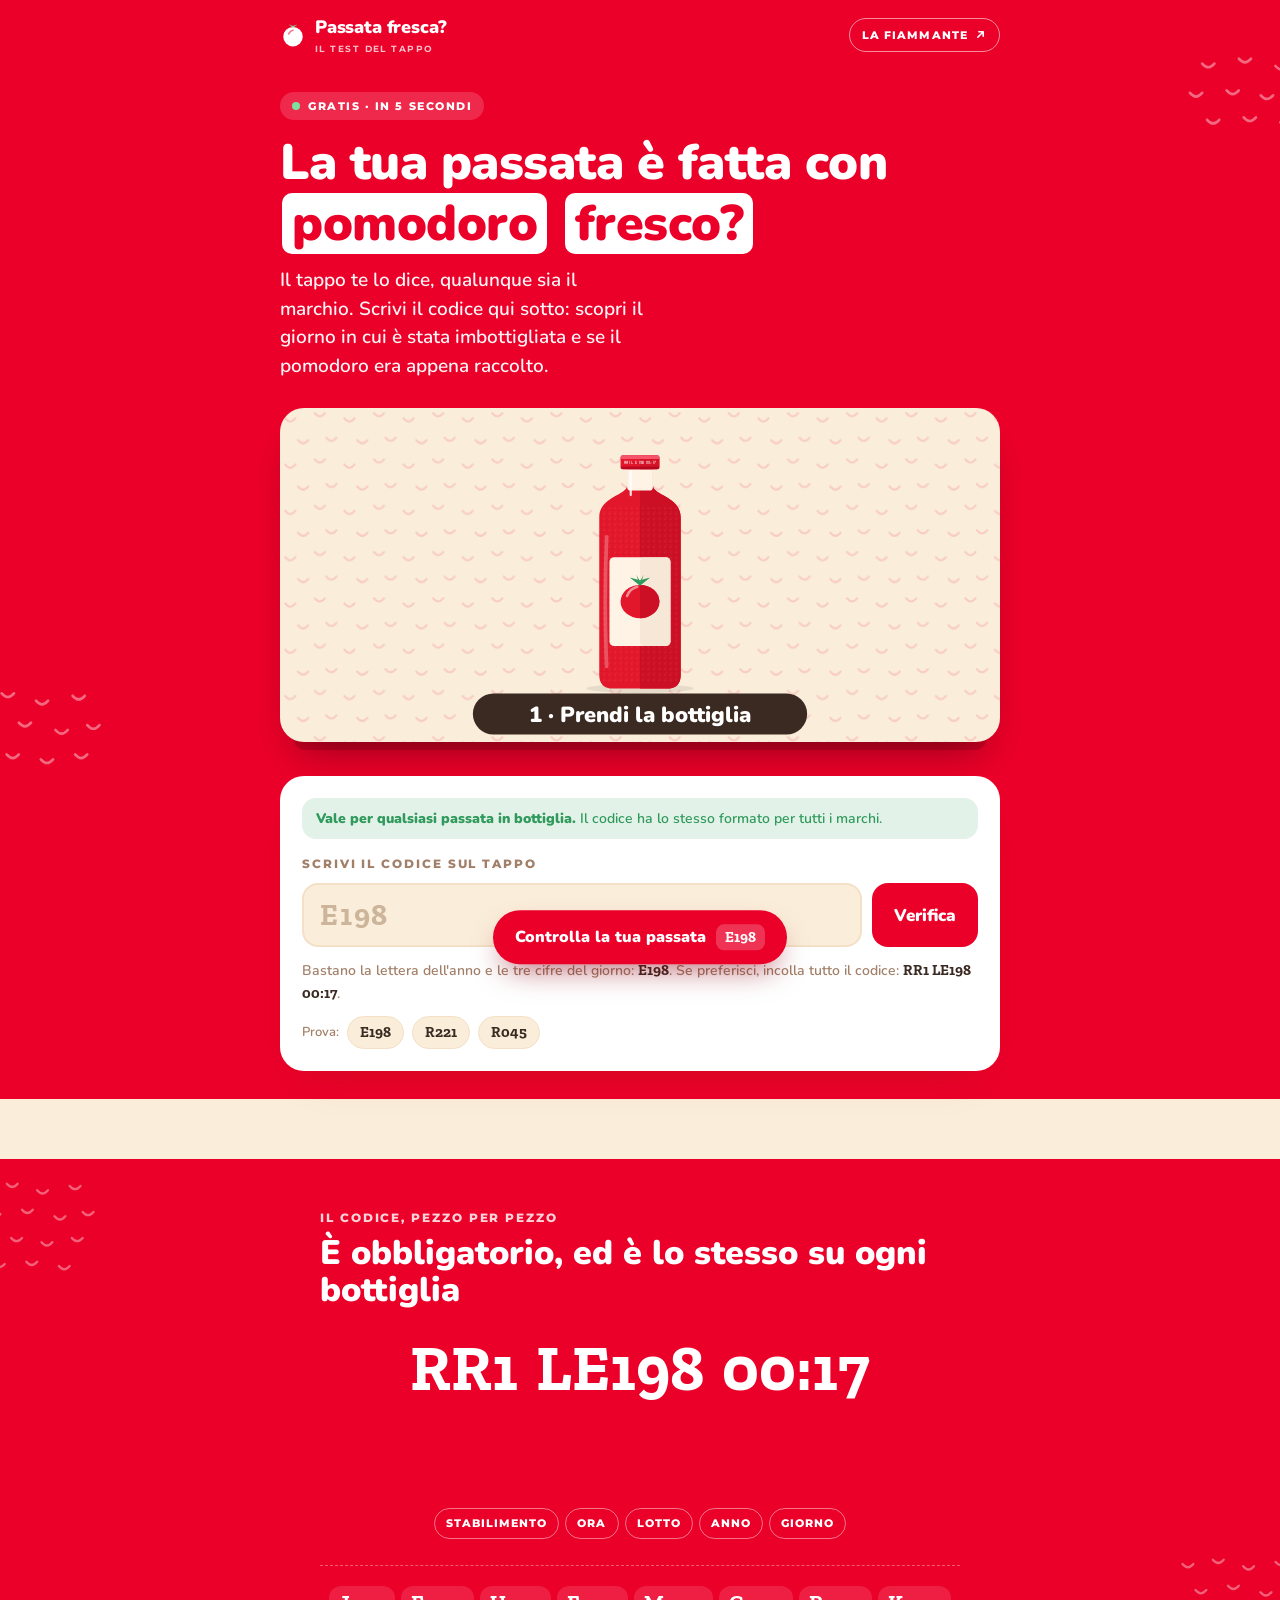
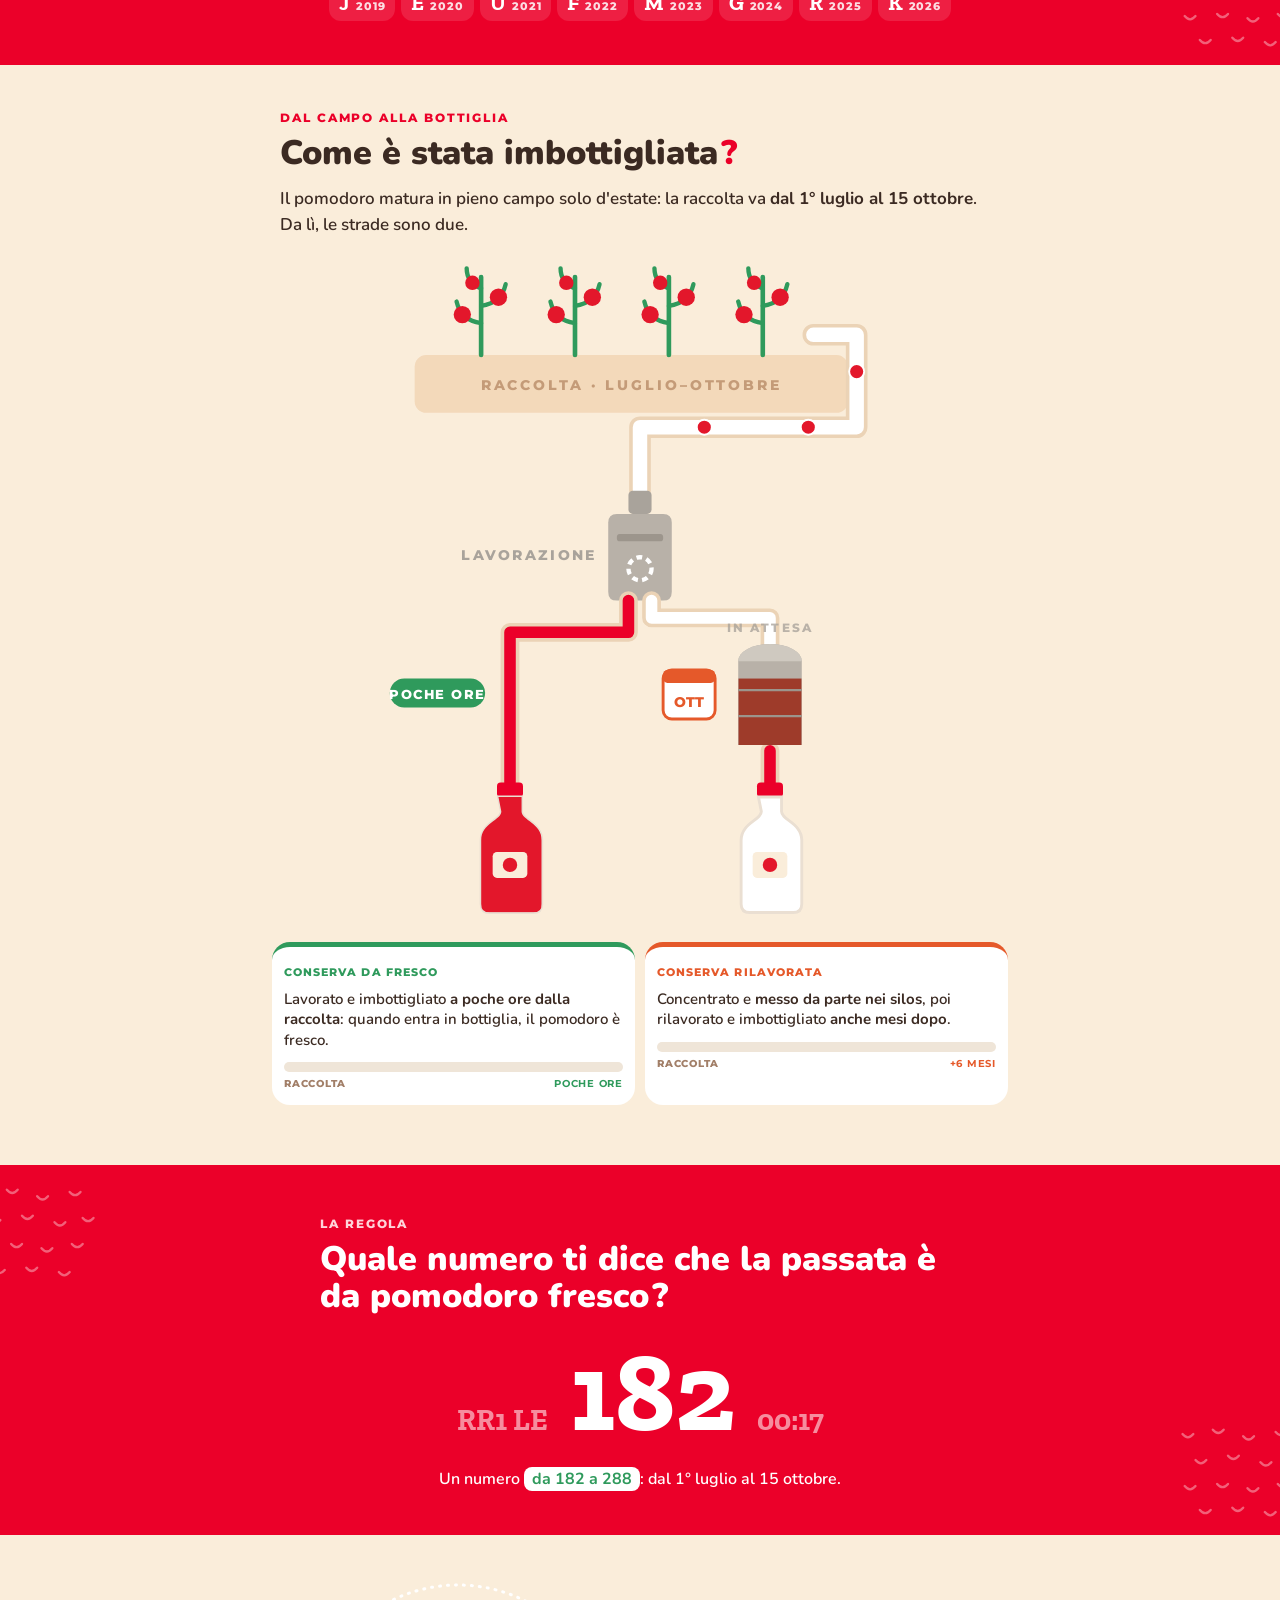
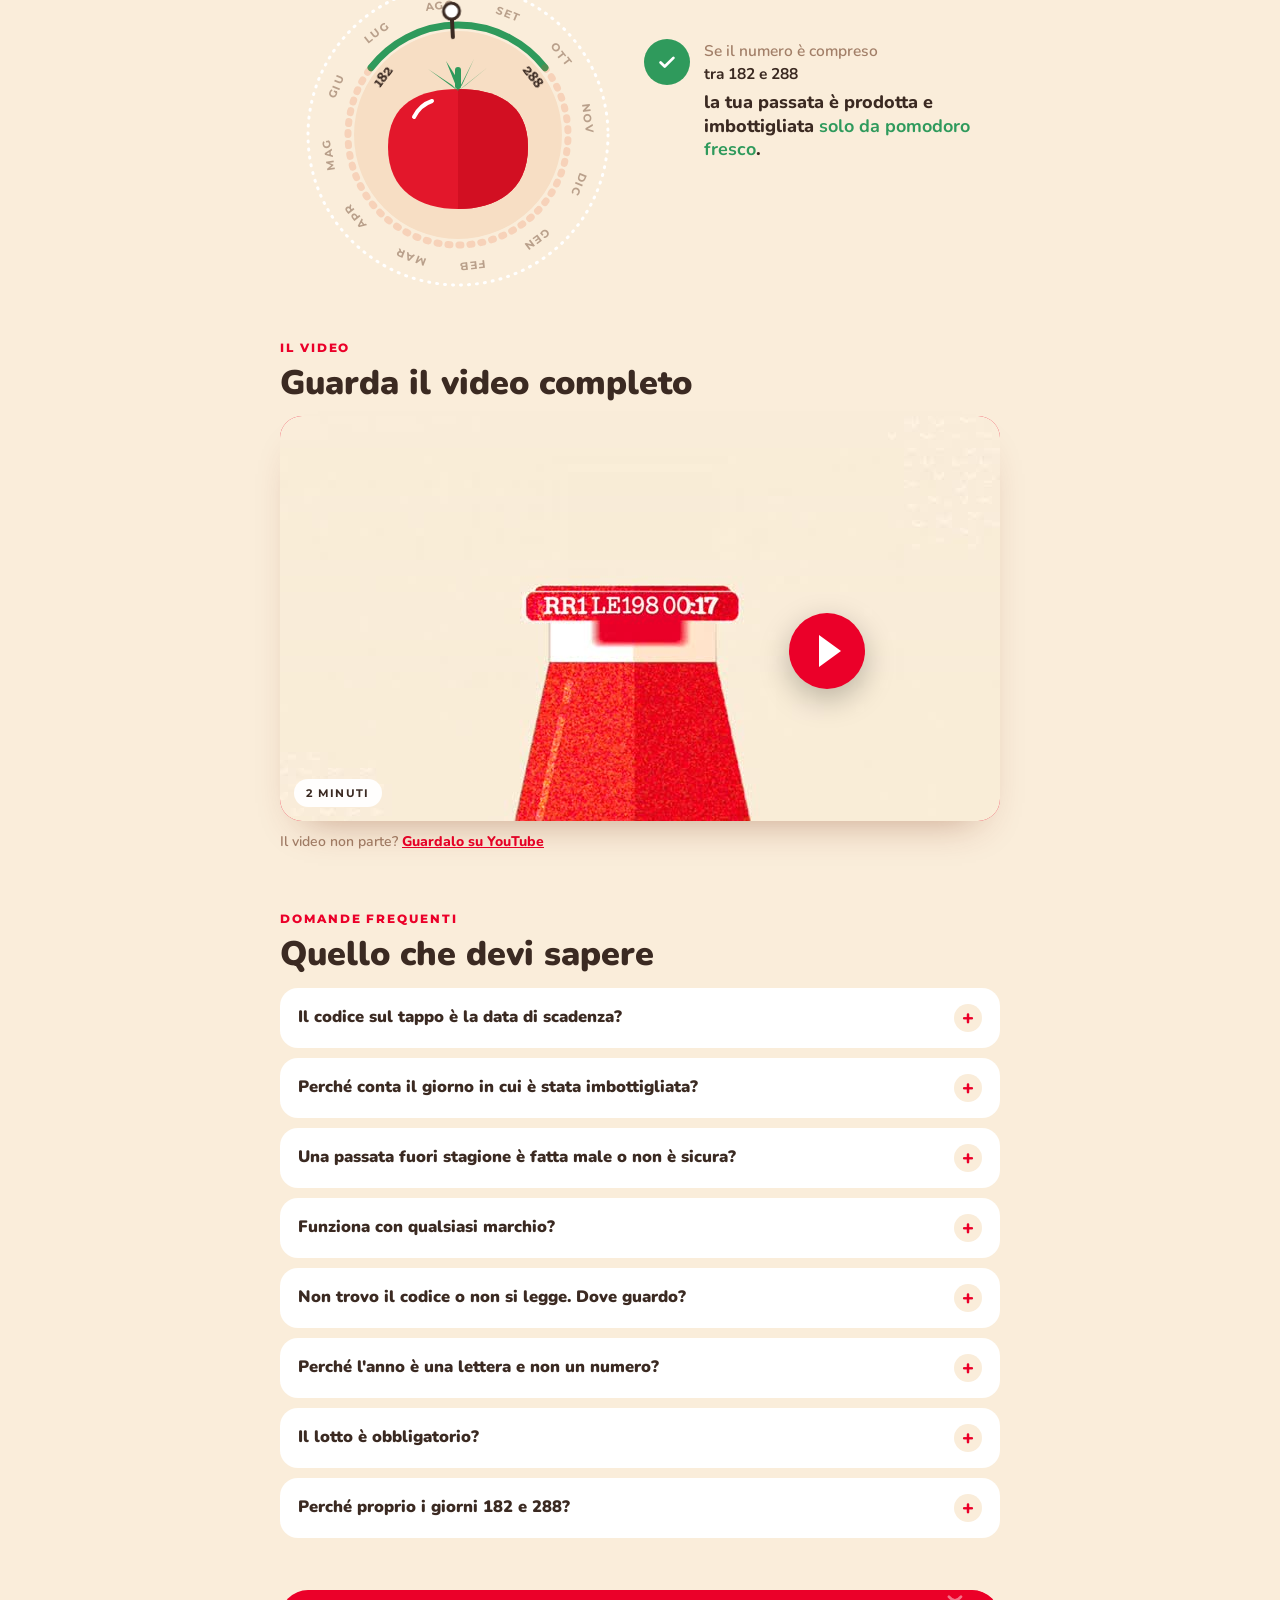
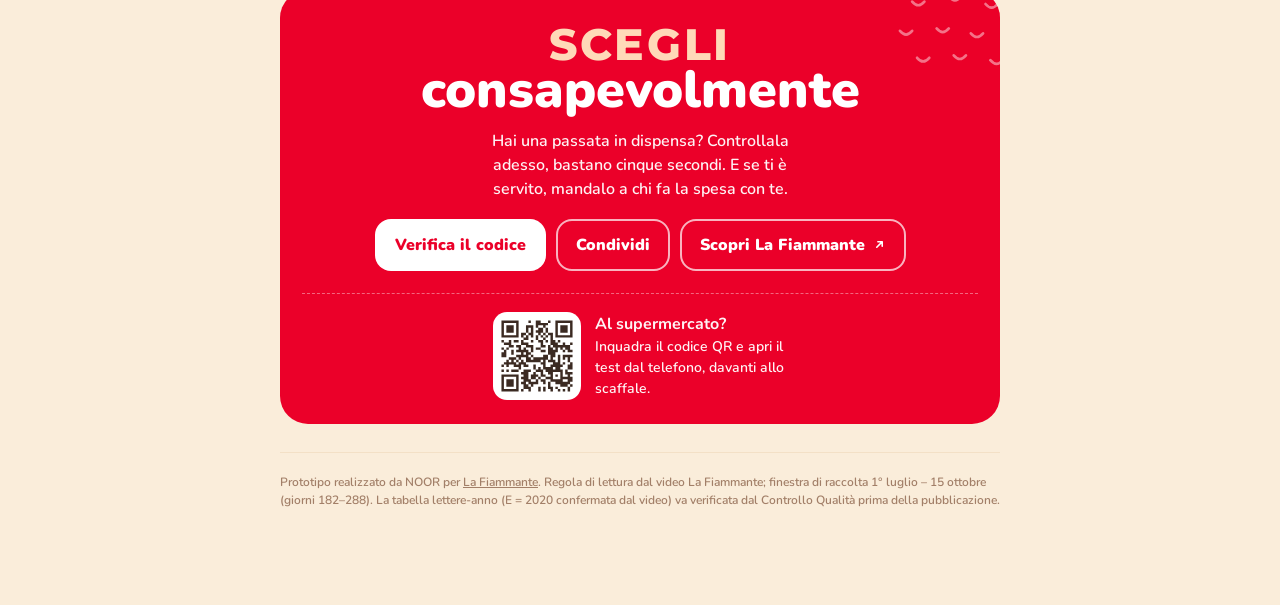
<file: index.html>
<!DOCTYPE html>
<html lang="it">
<head>
<meta charset="UTF-8">
<meta name="viewport" content="width=device-width, initial-scale=1">
<title>La tua passata è fresca? Controlla il codice sul tappo</title>
<meta name="description" content="Scrivi il codice stampato sul tappo della passata e scopri in pochi secondi quando è stata imbottigliata e se è fatta con pomodoro appena raccolto.">
<meta name="theme-color" content="#EB0029">
<link rel="preconnect" href="https://fonts.googleapis.com">
<link rel="preconnect" href="https://fonts.gstatic.com" crossorigin>
<link href="https://fonts.googleapis.com/css2?family=Zilla+Slab:wght@500;600;700&family=Montserrat:wght@600;700;800&family=Nunito:wght@500;600;800;900&family=DotGothic16&display=swap" rel="stylesheet">
<style>
  :root{
    --red:#EB0029; --red-dark:#C10022; --cream:#FAEDDA; --cream-2:#F3E0C6;
    --ink:#3B2A22; --brown:#A27F68; --green:#2F9A5C; --green-bg:#E3F2E8; --orange:#E5592A; --orange-bg:#FCE6DA;
    --white:#fff;
    --slab:"Zilla Slab",Georgia,serif; --caps:Montserrat,system-ui,sans-serif; --round:Nunito,system-ui,sans-serif;
    --squig:url("data:image/svg+xml,%3Csvg xmlns='http://www.w3.org/2000/svg' width='120' height='90' viewBox='0 0 120 90'%3E%3Cg fill='none' stroke='white' stroke-width='2.2' stroke-linecap='round' opacity='.75'%3E%3Cpath d='M6 10q5 6 10 0'/%3E%3Cpath d='M34 6q5 6 10 0'/%3E%3Cpath d='M62 12q5 6 10 0'/%3E%3Cpath d='M92 8q5 6 10 0'/%3E%3Cpath d='M18 34q5 6 10 0'/%3E%3Cpath d='M48 30q5 6 10 0'/%3E%3Cpath d='M78 36q5 6 10 0'/%3E%3Cpath d='M104 32q5 6 10 0'/%3E%3Cpath d='M8 58q5 6 10 0'/%3E%3Cpath d='M38 56q5 6 10 0'/%3E%3Cpath d='M66 60q5 6 10 0'/%3E%3Cpath d='M94 56q5 6 10 0'/%3E%3Cpath d='M22 80q5 6 10 0'/%3E%3Cpath d='M52 78q5 6 10 0'/%3E%3Cpath d='M82 82q5 6 10 0'/%3E%3C/g%3E%3C/svg%3E");
  }
  *{box-sizing:border-box}
  html{-webkit-text-size-adjust:100%}
  body{margin:0;background:var(--cream);color:var(--ink);font-family:var(--round);font-weight:600;line-height:1.5}
  .wrap{max-width:680px;margin:0 auto;padding:0 20px}
  .caps{font-family:var(--caps);font-weight:800;text-transform:uppercase;letter-spacing:.16em;font-size:12px}

  /* HERO */
  .hero{background:var(--red);color:var(--white);position:relative;overflow:hidden;padding:36px 0 0}
  .hero::before,.hero::after{content:"";position:absolute;width:150px;height:110px;background:var(--squig) no-repeat;background-size:contain;pointer-events:none}
  .hero::before{top:-34px;right:-50px;opacity:.55}
  .hero::after{bottom:-20px;left:-40px;opacity:.55}
  .tag{display:inline-block;font-family:var(--caps);font-weight:700;font-size:11px;letter-spacing:.14em;text-transform:uppercase;background:rgba(255,255,255,.16);padding:5px 10px;border-radius:999px}
  .hero h1{font-family:var(--round);font-weight:900;font-size:clamp(32px,8.5vw,50px);line-height:1.22;margin:12px 0 12px;letter-spacing:-.01em}
  .hero p{margin:0;font-size:17px;opacity:.92;max-width:30em}
  .neck{position:relative;width:210px;margin:30px auto 0;height:150px}
  .neck .band{position:absolute;left:50%;top:0;transform:translateX(-50%);background:var(--white);color:var(--red);border-radius:10px;padding:7px 14px;font-family:var(--slab);font-weight:700;font-size:19px;white-space:nowrap;box-shadow:0 6px 0 rgba(0,0,0,.12);z-index:2}
  .neck .band b{background:var(--red);color:var(--white);border-radius:5px;padding:0 4px}
  .neck .glass{position:absolute;left:50%;top:22px;transform:translateX(-50%);width:120px;height:130px;
    background:linear-gradient(90deg,#F2404F 0 50%,#E3172B 50% 100%);clip-path:polygon(22% 0,78% 0,100% 100%,0 100%)}
  .neck .glass::before{content:"";position:absolute;inset:0 0 auto;height:26px;background:#fff;opacity:.95}

  /* FORM */
  .panel{background:var(--white);border-radius:24px;padding:22px;margin-top:-1px;box-shadow:0 20px 40px -26px rgba(120,40,10,.35)}
  .formwrap{background:var(--red);padding-bottom:28px}
  .formwrap .panel{margin-top:0}
  label.caps{display:block;color:var(--brown);margin-bottom:10px}
  .row{display:flex;gap:10px}
  #code{flex:1;min-width:0;font-family:var(--slab);font-weight:700;font-size:30px;letter-spacing:.06em;text-transform:uppercase;color:var(--ink);
    padding:12px 16px;border:2px solid var(--cream-2);background:var(--cream);border-radius:16px;outline:none;transition:border-color .15s,background .15s}
  #code.long{font-size:20px;letter-spacing:.02em}
  #code::placeholder{color:#CDB59C}
  #code:focus{border-color:var(--red);background:#fff}
  .go{flex:none;background:var(--red);color:#fff;border:0;border-radius:16px;padding:0 22px;font-family:var(--round);font-weight:900;font-size:17px;cursor:pointer;transition:background .15s,transform .1s}
  .go:hover{background:var(--red-dark)} .go:active{transform:scale(.97)}
  .hint{font-size:14px;color:var(--brown);margin:12px 0 0}
  .hint code{font-family:var(--slab);font-weight:700;color:var(--ink);font-size:15px}
  .chips{display:flex;gap:8px;flex-wrap:wrap;margin-top:12px;align-items:center}
  .chips span.l{font-size:13px;color:var(--brown)}
  .chip{font-family:var(--slab);font-weight:700;font-size:15px;border:1.5px solid var(--cream-2);background:var(--cream);border-radius:999px;padding:4px 12px;cursor:pointer;color:var(--ink)}
  .chip:hover{border-color:var(--red);color:var(--red)}

  /* RESULT */
  #result:empty{display:none}
  #result{margin-top:16px}
  .res{background:var(--white);border-radius:24px;padding:22px;box-shadow:0 20px 40px -26px rgba(120,40,10,.35);animation:pop .35s ease}
  @keyframes pop{from{opacity:0;transform:translateY(8px)}to{opacity:1;transform:none}}
  .res .caps{color:var(--brown)}
  .res .date{font-family:var(--slab);font-weight:700;font-size:clamp(28px,7vw,38px);line-height:1.1;margin:6px 0 4px}
  .parts{display:flex;flex-wrap:wrap;gap:6px;margin-top:10px}
  .note{font-size:13px;color:var(--brown);margin:8px 0 0}
  .part{background:var(--cream);border-radius:10px;padding:6px 9px;text-align:center}
  .part b{display:block;font-family:var(--slab);font-size:20px;line-height:1.1}
  .part small{font-family:var(--caps);font-weight:700;font-size:9px;letter-spacing:.12em;text-transform:uppercase;color:var(--brown)}
  .part.key{background:var(--red);color:#fff}.part.key small{color:rgba(255,255,255,.85)}
  .verdict{display:flex;gap:14px;align-items:center;margin-top:18px;padding:14px 16px;border-radius:18px}
  .verdict.ok{background:var(--green-bg);color:var(--green)}
  .verdict.no{background:var(--orange-bg);color:var(--orange)}
  .verdict .ic{flex:none;width:44px;height:44px;border-radius:50%;display:flex;align-items:center;justify-content:center;color:#fff}
  .verdict.ok .ic{background:var(--green)} .verdict.no .ic{background:var(--orange)}
  .verdict strong{display:block;font-weight:900;font-size:17px;line-height:1.25}
  .verdict span{font-size:14px;color:var(--ink);opacity:.8}
  .dialwrap{display:flex;justify-content:center;margin:12px 0 0}
  .dial{width:min(320px,100%);height:auto;display:block}
  .stats{display:grid;grid-template-columns:1fr 1fr;gap:10px;margin-top:6px}
  .stat{background:var(--cream);border-radius:14px;padding:10px 14px}
  .stat small{font-family:var(--caps);font-weight:700;font-size:10px;letter-spacing:.12em;text-transform:uppercase;color:var(--brown)}
  .stat b{display:block;font-family:var(--slab);font-size:22px}
  .err{background:var(--orange-bg);color:var(--ink);border-radius:18px;padding:16px 18px}
  .err b{color:var(--orange)}
  select{font-family:var(--round);font-weight:700;font-size:16px;padding:8px 12px;border-radius:12px;border:1.5px solid var(--cream-2);background:#fff;margin-top:10px}

  /* SECTIONS */
  section{padding:44px 0 0}
  h2{font-family:var(--round);font-weight:900;font-size:clamp(26px,6.5vw,34px);line-height:1.1;margin:8px 0 14px}
  .eyebrow{color:var(--red)}
  p.body{font-size:17px;margin:0 0 14px}

  /* VIDEO */
  .video{position:relative;aspect-ratio:16/9;border-radius:22px;overflow:hidden;background:var(--red);box-shadow:0 20px 40px -24px rgba(120,40,10,.45)}
  .video button.facade{all:unset;cursor:pointer;position:absolute;inset:0;display:block}
  .video img{width:100%;height:100%;object-fit:cover;display:block}
  .video .playbtn{position:absolute;left:76%;top:58%;transform:translate(-50%,-50%);width:76px;height:76px;border-radius:50%;background:var(--red);box-shadow:0 10px 30px rgba(0,0,0,.25);transition:transform .15s}
  .video button:hover .playbtn{transform:translate(-50%,-50%) scale(1.07)}
  .video .playbtn::after{content:"";position:absolute;left:30px;top:22px;border-left:22px solid #fff;border-top:16px solid transparent;border-bottom:16px solid transparent}
  .video .vlabel{position:absolute;left:14px;bottom:14px;background:rgba(255,255,255,.95);color:var(--ink);border-radius:999px;padding:6px 12px;font-family:var(--caps);font-weight:700;font-size:11px;letter-spacing:.12em;text-transform:uppercase}
  .video iframe{position:absolute;inset:0;width:100%;height:100%;border:0}
  .vfallback{font-size:14px;color:var(--brown);margin-top:10px}
  .vfallback a{color:var(--red);font-weight:800}

  /* ANATOMY */
  .anatomy{background:var(--red);color:#fff;border-radius:24px;padding:26px 16px 22px;position:relative;overflow:hidden}
  .anatomy::after{content:"";position:absolute;right:-30px;bottom:-56px;width:120px;height:90px;background:var(--squig) no-repeat;background-size:contain;opacity:.8}
  .code-big{display:flex;justify-content:center;align-items:flex-start;gap:clamp(6px,2.4vw,14px);font-family:var(--slab);font-weight:700;position:relative;z-index:1}
  .seg{text-align:center}
  .seg b{display:block;font-size:clamp(21px,6.4vw,44px);line-height:1;padding:6px 4px;border-radius:8px}
  .seg small{display:block;margin-top:8px;font-family:var(--caps);font-weight:700;font-size:clamp(8px,2.2vw,10px);letter-spacing:.1em;text-transform:uppercase;line-height:1.3;opacity:.95}
  .seg.opt b{opacity:.55}
  .seg.key b{background:#fff;color:var(--red)}
  .seg.yy b{background:rgba(255,255,255,.22)}
  .gap{width:clamp(4px,2vw,12px)}
  .legend{display:grid;gap:10px;margin-top:18px}
  .lg{display:flex;gap:12px;align-items:flex-start;background:#fff;border-radius:16px;padding:12px 14px}
  .lg .k{flex:none;min-width:54px;text-align:center;font-family:var(--slab);font-weight:700;font-size:20px;color:var(--red);background:var(--cream);border-radius:10px;padding:4px 8px}
  .lg p{margin:0;font-size:15px}
  .lg p em{font-style:normal;font-family:var(--caps);font-weight:700;font-size:10px;letter-spacing:.12em;text-transform:uppercase;color:var(--brown);display:block}

  /* RULE */
  .rule{display:grid;gap:12px;margin-top:6px}
  .rc{border-radius:20px;padding:16px 18px;display:flex;gap:14px;align-items:flex-start}
  .rc.ok{background:var(--green-bg)} .rc.no{background:var(--orange-bg)}
  .rc .ic{flex:none;width:40px;height:40px;border-radius:50%;display:flex;align-items:center;justify-content:center;color:#fff}
  .rc.ok .ic{background:var(--green)} .rc.no .ic{background:var(--orange)}
  .rc strong{display:block;font-weight:900;font-size:17px}
  .rc.ok strong{color:var(--green)} .rc.no strong{color:var(--orange)}
  .rc p{margin:2px 0 0;font-size:15px}

  /* YEARS */
  .years{display:grid;grid-template-columns:repeat(4,1fr);gap:8px}
  .yr{background:#fff;border-radius:14px;padding:10px 6px;text-align:center}
  .yr b{display:block;font-family:var(--slab);font-size:28px;color:var(--red);line-height:1.1}
  .yr span{font-size:14px;color:var(--brown);font-weight:700}


  /* ===== ANIMATIONS ===== */
  @keyframes rise{from{opacity:0;transform:translateY(22px)}}
  @keyframes drop{0%{opacity:0;transform:translate(-50%,-60px) rotate(-8deg)}60%{opacity:1;transform:translate(-50%,6px) rotate(2deg)}80%{transform:translate(-50%,-2px) rotate(-1deg)}}
  @keyframes glassUp{from{transform:translate(-50%,90px)}}
  @keyframes floaty{50%{transform:translateY(-8px) rotate(3deg)}}
  @keyframes floaty2{50%{transform:translateY(8px) rotate(-3deg)}}
  @keyframes pulseHL{0%,100%{box-shadow:0 0 0 0 rgba(235,0,41,.0)}50%{box-shadow:0 0 0 5px rgba(235,0,41,.18)}}
  @keyframes popIn{0%{opacity:0;transform:scale(.4)}70%{transform:scale(1.12)}100%{opacity:1;transform:none}}
  @keyframes segIn{0%{opacity:0;transform:translateY(18px) scale(.8)}70%{transform:translateY(-3px) scale(1.04)}100%{opacity:1;transform:none}}
  @keyframes keyBounce{0%,100%{transform:none}30%{transform:translateY(-6px) scale(1.08)}60%{transform:translateY(1px)}}
  @keyframes draw{from{stroke-dashoffset:1}}
  @keyframes tomatoIn{0%{transform:translate(160px,172px) scale(.2) rotate(-25deg);opacity:0}65%{transform:translate(160px,172px) scale(1.08) rotate(4deg);opacity:1}100%{transform:translate(160px,172px)}}
  @keyframes sweep{from{transform:rotate(var(--from))}}
  @keyframes fadeIn{from{opacity:0}}
  @keyframes shake{20%,60%{transform:translateX(-7px)}40%,80%{transform:translateX(7px)}}
  @keyframes ring{0%{box-shadow:0 0 0 0 rgba(255,255,255,.7),0 10px 30px rgba(0,0,0,.25)}100%{box-shadow:0 0 0 22px rgba(255,255,255,0),0 10px 30px rgba(0,0,0,.25)}}
  @keyframes flipIn{from{opacity:0;transform:perspective(400px) rotateX(-80deg)}}

  .hero .tag{animation:rise .6s both .05s}
  .hero h1{animation:rise .7s cubic-bezier(.2,.8,.2,1) both .15s}
  .hero p{animation:rise .7s cubic-bezier(.2,.8,.2,1) both .3s}
  .neck .glass{animation:glassUp .9s cubic-bezier(.2,.8,.2,1) both .35s}
  .neck .band{animation:drop .9s cubic-bezier(.3,.7,.3,1) both .8s}
  .neck .band b{animation:pulseHL 2.4s ease-in-out infinite 2s}
  .hero::before{animation:floaty 6s ease-in-out infinite}
  .hero::after{animation:floaty2 7s ease-in-out infinite}
  .anatomy::after{animation:floaty 6s ease-in-out infinite}
  .formwrap .panel{animation:rise .7s cubic-bezier(.2,.8,.2,1) both .5s}
  .chip{transition:transform .15s,border-color .15s,color .15s}
  .chip:hover{transform:translateY(-2px)}
  #code.shake,#code2.shake{animation:shake .4s}

  .rv{opacity:0;transform:translateY(28px);transition:opacity .7s ease,transform .7s cubic-bezier(.2,.8,.2,1)}
  .rv.in{opacity:1;transform:none}

  .anatomy:not(.play) .seg{opacity:0}
  .anatomy.play .seg{animation:segIn .55s cubic-bezier(.3,.7,.3,1) both;animation-delay:calc(var(--i)*110ms)}
  .anatomy.play .seg.key b{animation:keyBounce 1.6s ease-in-out infinite 1.4s}
  .legend .lg.rv{transition-delay:calc(var(--i)*90ms)}
  .rule .rc.rv{transition-delay:calc(var(--i)*120ms)}
  .rc .ic,.verdict .ic{animation:none}
  .rc.in .ic{animation:popIn .5s both .3s}

  .years:not(.play) .yr{opacity:0}
  .years.play .yr{animation:flipIn .5s cubic-bezier(.2,.8,.2,1) both;animation-delay:calc(var(--i)*70ms)}

  .video .playbtn{animation:ring 1.8s ease-out infinite}

  .dial .arcd{stroke-dasharray:1;stroke-dashoffset:0}
  .dial .tom{transform:translate(160px,172px)}
  .dial .needle{transform-box:view-box;transform-origin:160px 160px;transform:rotate(var(--a))}
  .dialwrap:not(.play) .dial .arcd{stroke-dashoffset:1}
  .dialwrap:not(.play) .dial .tom,.dialwrap:not(.play) .dial .lbl{opacity:0}
  .dialwrap.play .dial .arcd{animation:draw 1.1s cubic-bezier(.4,0,.2,1) both .5s}
  .dialwrap.play .dial .tom{animation:tomatoIn .8s cubic-bezier(.3,.7,.3,1) both .1s}
  .dialwrap.play .dial .lbl{animation:fadeIn .6s both .9s}
  .dialwrap.play .dial .needle{animation:sweep 1.5s cubic-bezier(.25,.8,.25,1) both .4s}
  .dialwrap.play .dial .big{animation:fadeIn .3s both .4s}

  .res .parts .part{animation:popIn .45s both;animation-delay:calc(.15s + var(--i)*80ms)}
  .res .verdict{animation:rise .5s both .35s}
  .res .verdict .ic{animation:popIn .5s both .7s}
  .res .stat{animation:rise .5s both;animation-delay:calc(1.2s + var(--i)*100ms)}
  .res .date{animation:rise .5s both .05s}

  @media (prefers-reduced-motion:reduce){
    .rv{opacity:1;transform:none}
    .anatomy:not(.play) .seg,.years:not(.play) .yr,.dialwrap:not(.play) .dial .tom,.dialwrap:not(.play) .dial .lbl{opacity:1}
    .dialwrap:not(.play) .dial .arcd{stroke-dashoffset:0}
  }

  /* ===== TOMATO CHARACTER ===== */
  @keyframes wobble{0%,100%{transform:rotate(-2.5deg) scale(1,1)}25%{transform:rotate(0) scale(1.03,.97)}50%{transform:rotate(2.5deg) scale(1,1)}75%{transform:rotate(0) scale(.98,1.03)}}
  @keyframes hop{0%,55%,100%{transform:translateY(0) scale(1,1)}10%{transform:translateY(0) scale(1.1,.88)}28%{transform:translateY(-22px) scale(.94,1.08)}42%{transform:translateY(0) scale(1.08,.9)}50%{transform:translateY(-4px) scale(.99,1.01)}}
  @keyframes tilt{0%,100%{transform:rotate(0)}20%{transform:rotate(-9deg)}40%{transform:rotate(7deg)}60%{transform:rotate(-4deg)}80%{transform:rotate(2deg)}}
  @keyframes leafWig{0%,100%{transform:rotate(0)}50%{transform:rotate(-7deg)}}
  @keyframes boing{0%{transform:scale(1)}25%{transform:scale(1.18,.8)}50%{transform:scale(.88,1.16) translateY(-14px)}75%{transform:scale(1.06,.94)}100%{transform:scale(1)}}
  @keyframes sheen{0%,70%,100%{opacity:.35}80%{opacity:.8}}
  @keyframes fall{0%{transform:translate(0,-22px) rotate(0) scale(.7);opacity:0}15%{opacity:1;transform:translate(0,-2px) rotate(40deg) scale(1)}75%{transform:translate(0,64px) rotate(220deg);opacity:1}92%{transform:translate(0,80px) rotate(260deg) scale(.4);opacity:0}100%{opacity:0}}
  @keyframes slosh{0%,100%{transform:scaleX(1) translateY(0)}50%{transform:scaleX(1.05) translateY(-2px)}}
  @keyframes grow{from{stroke-dashoffset:1}}
  @keyframes leafPop{from{transform:scale(0)}}
  @keyframes ripen{0%{fill:#9CCB4A}45%{fill:#F2B134}100%{fill:#E3172B}}
  @keyframes tomPop{0%{transform:scale(0)}70%{transform:scale(1.2)}100%{transform:scale(1)}}
  @keyframes ride{0%{transform:translate(0,0) scale(0);opacity:0}8%{transform:translate(0,0) scale(1);opacity:1}55%{transform:translate(118px,-52px) rotate(300deg)}72%{transform:translate(172px,-30px) rotate(400deg)}86%{transform:translate(174px,22px) rotate(430deg) scale(.4);opacity:0}100%{opacity:0;transform:translate(174px,22px) scale(.4)}}
  @keyframes fill{0%,70%{transform:scaleY(.05)}88%,96%{transform:scaleY(1)}100%{transform:scaleY(.05)}}

  .dial .tomi{transform-box:fill-box;transform-origin:50% 100%;animation:wobble 3.6s ease-in-out infinite}
  .dial .leaves{transform-box:fill-box;transform-origin:50% 100%;animation:leafWig 2.4s ease-in-out infinite}
  .dial .shine{animation:sheen 4s infinite}
  .dial.ok .tomi{animation:hop 2.2s ease-in-out infinite 2s}
  .dial.no .tomi{animation:tilt 2.6s ease-in-out infinite 2s}
  .dialwrap{cursor:pointer;-webkit-tap-highlight-color:transparent}
  .dialwrap.boing .dial .tomi{animation:boing .6s ease-out}

  .neck .fall{position:absolute;top:34px;width:28px;height:28px;z-index:1;filter:drop-shadow(0 0 0 #fff) drop-shadow(0 2px 0 rgba(255,255,255,.9));pointer-events:none}
  .neck .fall svg{width:100%;height:100%;display:block;animation:fall 2.6s ease-in infinite}
  .neck .fall.a{left:62px}.neck .fall.a svg{animation-delay:1.4s}
  .neck .fall.b{left:98px;width:26px;height:26px}.neck .fall.b svg{animation-delay:2.1s;animation-duration:2.9s}
  .neck .fall.c{left:128px}.neck .fall.c svg{animation-delay:2.8s;animation-duration:2.4s}
  .neck .glass{overflow:visible}
  .neck .glass::after{content:"";position:absolute;left:0;right:0;top:26px;height:5px;background:rgba(255,255,255,.35);border-radius:3px;animation:slosh 1.6s ease-in-out infinite 2s}

  .scene{width:100%;height:auto;display:block;margin:6px 0 4px;overflow:visible}
  .scene .st{stroke-dasharray:1;stroke-dashoffset:0}
  .scene .lf,.scene .tm{transform-box:fill-box;transform-origin:50% 100%}
  .scene .tm{transform-origin:50% 50%}
  .scenewrap:not(.play) .scene .st{stroke-dashoffset:1}
  .scenewrap:not(.play) .scene .lf,.scenewrap:not(.play) .scene .tm,.scenewrap:not(.play) .scene .ride,.scenewrap:not(.play) .scene .lvl{opacity:0}
  .scenewrap.play .scene .st{animation:grow 1.2s cubic-bezier(.4,0,.2,1) both;animation-delay:calc(var(--d)*1s)}
  .scenewrap.play .scene .lf{animation:leafPop .5s cubic-bezier(.3,.7,.3,1) both;animation-delay:calc(var(--d)*1s)}
  .scenewrap.play .scene .tm{animation:tomPop .6s cubic-bezier(.3,.7,.3,1) both;animation-delay:calc(var(--d)*1s)}
  .scenewrap.play .scene .tm circle.bd{animation:ripen 3s ease-in-out both;animation-delay:calc(var(--d)*1s + .3s)}
  .scenewrap.play .scene .ride{transform-box:view-box;animation:ride 4.2s ease-in-out infinite 3.2s}
  .scenewrap.play .scene .lvl{transform-box:fill-box;transform-origin:50% 100%;animation:fill 4.2s ease-in-out infinite 3.2s}
  .scap{display:flex;justify-content:space-between;font-family:var(--caps);font-weight:700;font-size:10px;letter-spacing:.12em;text-transform:uppercase;color:var(--brown);padding:0 2px}
  @media (prefers-reduced-motion:reduce){
    .dial .tomi,.dial .leaves,.neck .fall svg,.scene *{animation:none!important}
    .scenewrap:not(.play) .scene *{opacity:1!important;stroke-dashoffset:0!important}
  }

  /* ===== HERO: bottiglia → tappo → codice ===== */
  @keyframes lensIn{from{opacity:0;transform:translateY(40px) scale(.94)}}
  @keyframes zoomLoop{
    0%,13%{transform:translate(0,0) scale(1);animation-timing-function:cubic-bezier(.6,0,.25,1)}
    25%,35%{transform:translate(-1540px,-170px) scale(6.5);animation-timing-function:cubic-bezier(.6,0,.25,1)}
    47%,84%{transform:translate(-3220px,-395px) scale(12.5);animation-timing-function:cubic-bezier(.6,0,.25,1)}
    96%,100%{transform:translate(0,0) scale(1)}}
  @keyframes hintLoop{0%,2%{opacity:0}5%,12%{opacity:1}17%,100%{opacity:0}}
  @keyframes s1{0%,13%{opacity:1}16%,95%{opacity:0}98%,100%{opacity:1}}
  @keyframes s2{0%,15%{opacity:0}18%,36%{opacity:1}39%,100%{opacity:0}}
  @keyframes s3{0%,38%{opacity:0}41%,86%{opacity:1}89%,100%{opacity:0}}
  @keyframes hlLoop{0%,49%{opacity:0;transform:scale(.5)}52%{opacity:1;transform:scale(1.15)}54%,84%{opacity:1;transform:scale(1)}88%,100%{opacity:0}}
  @keyframes labLoop{0%,52%{opacity:0}56%,84%{opacity:1}88%,100%{opacity:0}}
  @keyframes txtE{0%,50%{fill:#fff}52%,84%{fill:#3B2A22}88%,100%{fill:#fff}}
  @keyframes txtG{0%,50%{fill:#fff}52%,84%{fill:#EB0029}88%,100%{fill:#fff}}
  @keyframes pulseRing{0%{transform:scale(1);opacity:.9}100%{transform:scale(1.3);opacity:0}}
  @keyframes arrNudge{50%{transform:translateX(-5px)}}
  .lens{width:100%;margin:28px 0 0;border-radius:24px;overflow:hidden;background:var(--cream);box-shadow:0 22px 0 -14px rgba(0,0,0,.14),0 24px 40px -18px rgba(0,0,0,.4);animation:lensIn .8s cubic-bezier(.2,.8,.2,1) both .4s}
  .lens svg{display:block;width:100%;height:auto}
  .lens .zm{transform-box:view-box;transform-origin:0 0;animation:zoomLoop 13s infinite 1.2s}
  .lens .hint{opacity:0;animation:hintLoop 13s infinite 1.2s}
  .lens .ringc{transform-box:fill-box;transform-origin:50% 50%;animation:pulseRing 1.3s ease-out infinite}
  .lens .arr{animation:arrNudge .9s ease-in-out infinite}
  .lens .s{opacity:0}.lens .s1{opacity:1;animation:s1 13s infinite 1.2s}.lens .s2{animation:s2 13s infinite 1.2s}.lens .s3{animation:s3 13s infinite 1.2s}
  .lens .hl{transform-box:fill-box;transform-origin:50% 50%;opacity:0;animation:hlLoop 13s infinite 1.2s}
  .lens .hlG{animation-delay:1.7s}
  .lens .lab{opacity:0;animation:labLoop 13s infinite 1.2s}
  .lens .lab2{animation-delay:1.7s}
  #tE{animation:txtE 13s infinite 1.2s}#t198{animation:txtG 13s infinite 1.7s}
  .hero{padding-bottom:34px}
  @media (prefers-reduced-motion:reduce){
    .lens,.lens *{animation:none!important}
    .lens .zm{transform:translate(-3220px,-395px) scale(12.5)}
    .lens .hint,.lens .s1,.lens .s2{opacity:0}.lens .s3,.lens .hl,.lens .lab{opacity:1}
    #tE{fill:#3B2A22}#t198{fill:#EB0029}
  }

  /* ===== FRESCA vs RILAVORATA ===== */
  @keyframes runA{0%{left:10%;opacity:0;transform:translate(-50%,0) scale(.3)}8%{opacity:1;left:10%;transform:translate(-50%,0) scale(1)}34%{left:90%;opacity:1;transform:translate(-50%,0) scale(1)}42%{left:90%;opacity:0;transform:translate(-50%,0) scale(.3)}100%{left:90%;opacity:0}}
  @keyframes fillA{0%,32%{transform:scaleY(.04)}46%,92%{transform:scaleY(1)}100%{transform:scaleY(.04)}}
  @keyframes ndA{0%,6%{border-color:#EADFD2;transform:none}10%,16%{border-color:#2F9A5C;transform:scale(1.14)}22%,32%{border-color:#EADFD2;transform:none}36%,60%{border-color:#2F9A5C;transform:scale(1.14)}70%,100%{border-color:#EADFD2;transform:none}}
  @keyframes barA{0%{width:0}8%,92%{width:7%}100%{width:0}}
  @keyframes runB{0%{left:10%;opacity:0;transform:translate(-50%,0) scale(.3)}4%{left:10%;opacity:1;transform:translate(-50%,0) scale(1)}12%{left:10%}24%{left:30%}34%{left:30%}46%{left:50%}60%{left:50%}70%{left:70%}80%{left:70%}92%{left:90%;opacity:1}97%{left:90%;opacity:1}100%{left:90%;opacity:0}}
  @keyframes dull{0%,10%{fill:#E3172B}34%{fill:#C13A2A}60%{fill:#A6492F}92%,100%{fill:#876048}}
  @keyframes dullLeaf{0%,10%{fill:#2F9A5C}40%{fill:#8A9A4A}92%,100%{fill:#9B8A5E}}
  @keyframes barB{0%{width:0}92%,100%{width:100%}}
  @keyframes gearSpin{to{transform:rotate(360deg)}}
  @keyframes steamUp{0%{opacity:0;transform:translateY(3px)}50%{opacity:.9}100%{opacity:0;transform:translateY(-4px)}}
  @keyframes nd1{0%,0%{border-color:#EADFD2;transform:none}1%,10%{border-color:#E5592A;transform:scale(1.14)}13%,100%{border-color:#EADFD2;transform:none}}
  @keyframes nd2{0%,17%{border-color:#EADFD2;transform:none}21%,34%{border-color:#E5592A;transform:scale(1.14)}37%,100%{border-color:#EADFD2;transform:none}}
  @keyframes nd3{0%,41%{border-color:#EADFD2;transform:none}45%,60%{border-color:#E5592A;transform:scale(1.14)}63%,100%{border-color:#EADFD2;transform:none}}
  @keyframes nd4{0%,63%{border-color:#EADFD2;transform:none}67%,80%{border-color:#E5592A;transform:scale(1.14)}83%,100%{border-color:#EADFD2;transform:none}}
  @keyframes nd5{0%,85%{border-color:#EADFD2;transform:none}89%,100%{border-color:#E5592A;transform:scale(1.14)}100%,100%{border-color:#EADFD2;transform:none}}

  .lanes{display:grid;gap:14px;margin:18px 0 6px}
  .lane{border-radius:24px;padding:16px 14px;border:2.5px solid transparent;position:relative}
  .lane.ok{border-color:#BFE3CB;background:linear-gradient(#fff,#F1FAF4)}
  .lane.no{border-color:#F6CDB8;background:linear-gradient(#fff,#FFF5EF)}
  .lhead{display:flex;gap:12px;align-items:center}
  .lic{flex:none;width:44px;height:44px;border-radius:50%;display:flex;align-items:center;justify-content:center;color:#fff}
  .lane.ok .lic{background:var(--green)}.lane.no .lic{background:var(--orange)}
  .lhead .lt{min-width:0}
  .lchip{display:inline-block;font-family:var(--caps);font-weight:800;font-size:10px;letter-spacing:.12em;text-transform:uppercase;padding:3px 9px;border-radius:999px;margin-bottom:4px}
  .lane.ok .lchip{background:var(--green-bg);color:var(--green)}.lane.no .lchip{background:var(--orange-bg);color:var(--orange)}
  .lhead strong{display:block;font-weight:900;font-size:19px;line-height:1.15}
  .lane.ok strong{color:var(--green)}.lane.no strong{color:var(--orange)}
  .lsub{font-size:14.5px;margin:10px 0 0}
  .lanes,.lane{min-width:0}
  .track{position:relative;display:grid;grid-template-columns:repeat(5,minmax(0,1fr));margin-top:22px;align-items:start}
  .track::before{content:"";position:absolute;left:10%;right:10%;top:21px;height:4px;border-radius:2px;background:repeating-linear-gradient(90deg,#D9BFA3 0 7px,transparent 7px 12px)}
  .lane.ok .track::before{background:repeating-linear-gradient(90deg,#8FD0A5 0 7px,transparent 7px 12px)}
  .node{position:relative;z-index:1;text-align:center;padding:0 1px}
  .node .ico{width:46px;height:46px;margin:0 auto;border-radius:50%;background:#fff;border:3px solid #EADFD2;display:flex;align-items:center;justify-content:center}
  .node .ico svg{width:30px;height:30px;display:block}
  .node small{display:block;font-family:var(--caps);font-weight:800;font-size:9.5px;letter-spacing:.05em;text-transform:uppercase;color:var(--brown);margin-top:7px;line-height:1.2;hyphens:manual}
  .tomtok{position:absolute;top:10px;left:10%;width:24px;height:24px;z-index:3;transform:translate(-50%,0);opacity:0;filter:drop-shadow(0 2px 0 rgba(0,0,0,.15))}
  .tomtok circle{fill:#E3172B;stroke:#fff;stroke-width:2.2}.tomtok path{fill:#2F9A5C}
  .zap{position:absolute;left:50%;top:-14px;transform:translateX(-50%);z-index:2;background:var(--green);color:#fff;font-family:var(--caps);font-weight:800;font-size:10px;letter-spacing:.1em;text-transform:uppercase;padding:4px 10px;border-radius:999px;white-space:nowrap;box-shadow:0 3px 0 rgba(0,0,0,.12)}
  .tbar{margin-top:16px}
  .tbar .tl{display:flex;justify-content:space-between;align-items:baseline;font-family:var(--caps);font-weight:800;font-size:10px;letter-spacing:.1em;text-transform:uppercase;color:var(--brown)}
  .tbar .tl b{font-family:var(--round);font-size:15px;letter-spacing:0;text-transform:none;font-weight:900}
  .lane.ok .tbar .tl b{color:var(--green)}.lane.no .tbar .tl b{color:var(--orange)}
  .tbar .bar{height:12px;border-radius:999px;background:#EFE5D8;margin-top:6px;overflow:hidden}
  .tbar .bar i{display:block;height:100%;border-radius:999px;width:7%}
  .lane.ok .bar i{background:var(--green)}.lane.no .bar i{background:linear-gradient(90deg,#F0A04B,#E5592A);width:100%}
  .tbar .mm{display:flex;justify-content:space-between;font-family:var(--caps);font-weight:700;font-size:9px;letter-spacing:.1em;color:var(--brown);margin-top:5px}
  .lane.no .gearg{transform-box:fill-box;transform-origin:center}
  .lane.no .steam{opacity:0}
  .lanes.play .lane.ok .tomtok{animation:runA 3.6s cubic-bezier(.5,0,.3,1) infinite}
  .lanes.play .lane.ok .n1 .ico,.lanes.play .lane.ok .n5 .ico{animation:ndA 3.6s infinite}
  .lanes.play .lane.ok .liq{transform-box:fill-box;transform-origin:50% 100%;animation:fillA 3.6s ease-in-out infinite}
  .lanes.play .lane.ok .bar i{animation:barA 3.6s ease-out infinite}
  .lanes.play .lane.no .tomtok{animation:runB 13s linear infinite}
  .lanes.play .lane.no .tomtok circle{animation:dull 13s linear infinite}
  .lanes.play .lane.no .tomtok path{animation:dullLeaf 13s linear infinite}
  .lanes.play .lane.no .n1 .ico{animation:nd1 13s infinite}.lanes.play .lane.no .n2 .ico{animation:nd2 13s infinite}.lanes.play .lane.no .n3 .ico{animation:nd3 13s infinite}.lanes.play .lane.no .n4 .ico{animation:nd4 13s infinite}.lanes.play .lane.no .n5 .ico{animation:nd5 13s infinite}
  .lanes.play .lane.no .bar i{animation:barB 13s linear infinite}
  .lanes.play .lane.no .gearg{animation:gearSpin 4s linear infinite}
  .lanes.play .lane.no .steam{animation:steamUp 1.8s ease-in-out infinite}
  .lanes.play .lane.no .steam:nth-of-type(2){animation-delay:.5s}
  .lanes.play .lane.no .steam:nth-of-type(3){animation-delay:1s}
  .lanes.one{margin:16px 0 0}
  .lanes.one .lane{padding:14px 12px}
  .lanes.one .lhead,.lanes.one .lsub{display:none}
  .lanes.one .track{margin-top:14px}
  .lanes.one .node small{font-size:8.5px;letter-spacing:0}
  @media (prefers-reduced-motion:reduce){.lanes *{animation:none!important}.lanes .tomtok{opacity:0}.lane.ok .bar i{width:7%}}

  /* ===== TOPBAR ===== */
  .topbar{background:var(--red);color:#fff;position:relative;z-index:5}
  .topbar .wrap{display:flex;align-items:center;justify-content:space-between;gap:12px;padding-top:14px;padding-bottom:0}
  .brand{display:flex;align-items:center;gap:9px;font-family:var(--round);font-weight:900;font-size:18px;letter-spacing:-.01em;color:#fff;text-decoration:none}
  .brand small{display:block;font-family:var(--caps);font-weight:700;font-size:9px;letter-spacing:.16em;text-transform:uppercase;opacity:.75;margin-top:1px}
  .ext{display:inline-flex;align-items:center;gap:6px;font-family:var(--caps);font-weight:800;font-size:11px;letter-spacing:.1em;text-transform:uppercase;color:#fff;text-decoration:none;border:1.5px solid rgba(255,255,255,.55);padding:8px 12px;border-radius:999px;transition:background .15s,color .15s;white-space:nowrap}
  .ext:hover{background:#fff;color:var(--red)}
  .hero .kicker{display:inline-flex;gap:8px;align-items:center;font-family:var(--caps);font-weight:800;font-size:11px;letter-spacing:.14em;text-transform:uppercase;background:rgba(255,255,255,.16);padding:6px 12px;border-radius:999px}
  .hero .kicker i{width:8px;height:8px;border-radius:50%;background:#7BE0A0;box-shadow:0 0 0 0 rgba(123,224,160,.7);animation:pulseDot 2s infinite}
  @keyframes pulseDot{70%{box-shadow:0 0 0 9px rgba(123,224,160,0)}100%{box-shadow:0 0 0 0 rgba(123,224,160,0)}}
  .hero h1 em{font-style:normal;background:none;padding:0}
  .hero h1 em span{background:#fff;color:var(--red);padding:0 .2em;margin:0 .04em;border-radius:.2em}
  .hero p.lead{font-size:18px;margin:0 0 6px;opacity:.95;max-width:34ch}

  /* ===== TABS ===== */
  .tabs{display:grid;grid-template-columns:1fr 1fr;gap:4px;background:var(--cream);border-radius:16px;padding:4px;margin-bottom:18px}
  .tab{all:unset;cursor:pointer;text-align:center;font-family:var(--round);font-weight:900;font-size:15px;padding:10px 6px;border-radius:12px;color:var(--brown);transition:background .2s,color .2s,box-shadow .2s}
  .tab small{display:block;font-family:var(--caps);font-weight:700;font-size:9px;letter-spacing:.12em;text-transform:uppercase;opacity:.8;margin-top:1px}
  .tab[aria-selected="true"]{background:#fff;color:var(--red);box-shadow:0 4px 12px -6px rgba(120,40,10,.45)}
  .tab:focus-visible{outline:2px solid var(--red);outline-offset:2px}
  .anyb{background:var(--green-bg);color:var(--green);border-radius:14px;padding:10px 14px;font-size:14px;margin-bottom:16px}
  .anyb b{font-weight:900}
  #code2{flex:1;min-width:0;font-family:var(--slab);font-weight:700;font-size:26px;color:var(--ink);padding:12px 16px;border:2px solid var(--cream-2);background:var(--cream);border-radius:16px;outline:none}
  #code2::placeholder{color:#CDB59C;font-size:20px}
  #code2:focus{border-color:var(--red);background:#fff}
  .note-soft{font-size:12.5px;color:var(--brown);margin:14px 0 0;padding-top:12px;border-top:1.5px dashed var(--cream-2)}

  /* ===== STEPS 3 ===== */
  .steps3{display:grid;grid-template-columns:repeat(3,1fr);gap:10px;counter-reset:s}
  .st3{background:#fff;border-radius:20px;padding:14px 10px 16px;text-align:center;position:relative}
  .st3::before{counter-increment:s;content:counter(s);position:absolute;top:-10px;left:50%;transform:translateX(-50%);width:24px;height:24px;border-radius:50%;background:var(--red);color:#fff;font-family:var(--round);font-weight:900;font-size:13px;display:flex;align-items:center;justify-content:center;box-shadow:0 0 0 3px var(--cream)}
  .st3 svg{width:54px;height:54px;display:block;margin:8px auto 6px}
  .st3 b{display:block;font-weight:900;font-size:14.5px;line-height:1.2}
  .st3 span{display:block;font-size:12.5px;color:var(--brown);margin-top:3px;line-height:1.3}

  /* ===== BIG NUMBER ===== */
  .magic{display:flex;align-items:center;justify-content:center;gap:12px;margin:6px 0 14px;font-family:var(--slab);font-weight:700}
  .magic b{font-size:clamp(46px,13vw,68px);line-height:1;color:var(--green);background:var(--green-bg);border-radius:18px;padding:6px 14px}
  .magic span{font-family:var(--caps);font-size:12px;letter-spacing:.14em;text-transform:uppercase;color:var(--brown)}

  /* ===== FAQ ===== */
  .faq{display:grid;gap:10px}
  .faq details{background:#fff;border-radius:18px;padding:0 18px;transition:box-shadow .2s}
  .faq details[open]{box-shadow:0 14px 30px -22px rgba(120,40,10,.45)}
  .faq summary{list-style:none;cursor:pointer;display:flex;justify-content:space-between;align-items:center;gap:12px;padding:16px 0;font-weight:900;font-size:16.5px;line-height:1.25}
  .faq summary::-webkit-details-marker{display:none}
  .faq summary::after{content:"+";flex:none;width:28px;height:28px;border-radius:50%;background:var(--cream);color:var(--red);display:flex;align-items:center;justify-content:center;font-size:20px;font-weight:900;transition:transform .25s}
  .faq details[open] summary::after{transform:rotate(45deg)}
  .faq details p{margin:0 0 16px;font-size:15.5px}

  /* ===== END CTA ===== */
  .endcta{background:var(--red);color:#fff;border-radius:28px;padding:30px 22px 24px;margin-top:52px;position:relative;overflow:hidden;text-align:center}
  .endcta::before{content:"";position:absolute;width:150px;height:110px;right:-40px;top:-30px;background:var(--squig) no-repeat;background-size:contain;opacity:.6}
  .endcta h2{color:#fff;margin:6px 0 8px}
  .endcta p{margin:0 auto 18px;max-width:34ch;opacity:.95}
  .btns{display:flex;flex-wrap:wrap;gap:10px;justify-content:center}
  .btn{all:unset;cursor:pointer;display:inline-flex;align-items:center;gap:8px;font-family:var(--round);font-weight:900;font-size:16px;padding:14px 20px;border-radius:16px;transition:transform .12s,background .15s}
  .btn:active{transform:scale(.97)}
  .btn.w{background:#fff;color:var(--red)} .btn.w:hover{background:var(--cream)}
  .btn.o{border:2px solid rgba(255,255,255,.7);color:#fff;padding:12px 18px} .btn.o:hover{background:rgba(255,255,255,.12)}
  .qrbox{display:flex;gap:14px;align-items:center;justify-content:center;margin-top:22px;padding-top:18px;border-top:1.5px dashed rgba(255,255,255,.4);text-align:left}
  .qrbox .q{flex:none;width:88px;height:88px;background:#fff;border-radius:14px;padding:6px}
  .qrbox .q svg{width:100%;height:100%;display:block}
  .qrbox p{margin:0;font-size:14px;max-width:24ch}
  .qrbox b{display:block;font-size:16px}
  .toast{position:fixed;left:50%;bottom:90px;transform:translate(-50%,20px);background:var(--ink);color:#fff;font-weight:800;font-size:14px;padding:10px 16px;border-radius:999px;opacity:0;pointer-events:none;transition:.3s;z-index:30}
  .toast.on{opacity:1;transform:translate(-50%,0)}

  /* ===== STICKY CTA ===== */
  .sticky{position:fixed;left:12px;right:12px;bottom:12px;z-index:20;display:flex;justify-content:center;transform:translateY(140%);transition:transform .35s cubic-bezier(.2,.8,.2,1);pointer-events:none}
  .sticky.on{transform:none}
  .sticky button{all:unset;pointer-events:auto;cursor:pointer;display:flex;align-items:center;gap:10px;background:var(--red);color:#fff;font-family:var(--round);font-weight:900;font-size:16px;padding:14px 22px;border-radius:999px;box-shadow:0 14px 30px -10px rgba(140,0,20,.6)}
  .sticky button span{font-family:var(--slab);background:rgba(255,255,255,.2);padding:2px 9px;border-radius:8px;font-size:15px}

  /* ===== RESULT extras ===== */
  .res .actions{display:flex;flex-wrap:wrap;gap:8px;margin-top:16px}
  .res .actions button,.res .actions a{all:unset;cursor:pointer;font-family:var(--round);font-weight:900;font-size:14.5px;padding:10px 14px;border-radius:12px;background:var(--cream);color:var(--ink);display:inline-flex;gap:6px;align-items:center}
  .res .actions button:hover,.res .actions a:hover{background:var(--cream-2)}
  .res .fine{font-size:12.5px;color:var(--brown);margin:14px 0 0}

  @media (min-width:900px){
    .wrap{max-width:760px}
    .hero p.lead{font-size:19px}
  }

  /* ===== VIDEO LANGUAGE ===== */
  html,body{overflow-x:clip}
  .typew span{display:inline-block;animation:wordIn .55s cubic-bezier(.2,.8,.2,1) both}
  .typew span:nth-child(1){animation-delay:.05s}.typew span:nth-child(2){animation-delay:.15s}.typew span:nth-child(3){animation-delay:.25s}.typew span:nth-child(4){animation-delay:.38s}.typew span:nth-child(5){animation-delay:.48s}.typew span:nth-child(6){animation-delay:.58s}
  .typew em span:nth-child(1){animation-delay:.75s}.typew em span:nth-child(2){animation-delay:.9s}
  @keyframes wordIn{from{opacity:0;transform:translateY(.4em)}}
  @keyframes hlIn{from{background:transparent}}
  .qm{display:inline-block;color:var(--red);margin-left:.08em;animation:qBob 2.2s ease-in-out infinite;transform-origin:50% 90%}
  @keyframes qBob{0%,100%{transform:rotate(0)}20%{transform:rotate(-12deg) translateY(-3px)}40%{transform:rotate(8deg)}60%{transform:none}}

  .band{position:relative;margin:60px calc(50% - 50vw) 0;padding:50px 0 44px;background:var(--red);color:#fff;overflow:hidden}
  .band::before,.band::after{content:"";position:absolute;width:130px;height:98px;background:var(--squig) no-repeat;background-size:contain;opacity:.5;pointer-events:none}
  .band::before{left:-30px;top:18px}.band::after{right:-26px;bottom:14px}
  .bin{max-width:680px;margin:0 auto;padding:0 20px;position:relative;z-index:1}
  .band .eyebrow{color:#FFD3D9}
  .band h2{color:#fff}
  .band .qm{color:#fff}

  /* codice pezzo per pezzo */
  .cs{margin:26px 0 6px;text-align:center}
  .csl{font-family:var(--slab);font-weight:700;font-size:clamp(30px,9.2vw,64px);line-height:1;white-space:nowrap;letter-spacing:0}
  .csl .sp{display:inline-block;width:.28em}
  .cs .p,.cs .L,.cs .yl,.cs .dd{display:inline-block;transition:opacity .45s,transform .45s cubic-bezier(.2,.8,.2,1)}
  .cs[data-step="0"] .p:not([data-k=plant]),.cs[data-step="1"] .p:not([data-k=time]),.cs[data-step="2"] .p:not([data-k=lot]),.cs[data-step="3"] .p:not([data-k=lot]),.cs[data-step="4"] .p:not([data-k=lot]),
  .cs[data-step="3"] .L,.cs[data-step="3"] .dd,.cs[data-step="4"] .L,.cs[data-step="4"] .yl{opacity:.3}
  .cs[data-step="0"] [data-k=plant],.cs[data-step="1"] [data-k=time],.cs[data-step="2"] [data-k=lot],.cs[data-step="3"] .yl,.cs[data-step="4"] .dd{transform:scale(1.14) translateY(-2px);margin:0 .08em}
  .cs .ch{display:inline-block;opacity:0;transition:opacity .05s calc(var(--d)*70ms)}
  .cs.typed .ch{opacity:1}
  @keyframes chIn{to{opacity:1}}
  .cs .yl.flip,.cs .dd.flip{animation:flip .28s ease-out}
  @keyframes flip{from{transform:scale(1.14) translateY(-12px);opacity:.2}}
  .csc{min-height:74px;margin-top:20px;display:flex;flex-direction:column;align-items:center;gap:4px}
  .csc b{font-family:var(--caps);font-weight:800;font-size:13px;letter-spacing:.16em;text-transform:uppercase}
  .csc span{font-size:15px;opacity:.92;max-width:30ch}
  .csc .cy{font-family:var(--caps);font-weight:800;font-size:11px;letter-spacing:.14em;background:#fff;color:var(--red);border-radius:999px;padding:2px 10px;opacity:1}
  .csc .cy:empty{display:none}
  .csc.sw{animation:capIn .45s cubic-bezier(.2,.8,.2,1)}
  @keyframes capIn{from{opacity:0;transform:translateY(8px)}}
  .csnav{display:flex;justify-content:center;flex-wrap:wrap;gap:6px;margin-top:14px}
  .csnav button{all:unset;cursor:pointer;font-family:var(--caps);font-weight:800;font-size:10.5px;letter-spacing:.1em;text-transform:uppercase;padding:7px 11px;border-radius:999px;border:1.5px solid rgba(255,255,255,.45);transition:background .2s,color .2s}
  .csnav button[aria-selected="true"]{background:#fff;color:var(--red);border-color:#fff}
  .csnav button:focus-visible{outline:2px solid #fff;outline-offset:2px}
  .yrs{display:flex;flex-wrap:wrap;justify-content:center;gap:6px;margin-top:26px;padding-top:20px;border-top:1.5px dashed rgba(255,255,255,.35)}
  .yrs .yr{display:flex;align-items:baseline;gap:6px;background:rgba(255,255,255,.12);border-radius:12px;padding:6px 10px}
  .yrs .yr b{font-family:var(--slab);font-size:22px;line-height:1;color:#fff}
  .yrs .yr span{font-family:var(--caps);font-weight:800;font-size:11px;letter-spacing:.08em;opacity:.85;color:#fff}
  .yrs .yr{transition:background .3s,transform .3s}
  .yrs .yr.on{background:#fff;transform:scale(1.08)}
  .yrs .yr.on b,.yrs .yr.on span{color:var(--red)}

  /* processo */
  .procwrap{margin:14px -8px 0}
  .proc{display:block;width:100%;height:auto;max-width:520px;margin:0 auto}
  .proc .pl{transform:scaleY(0);transition:transform .9s cubic-bezier(.3,1.4,.5,1);transition-delay:calc(var(--i)*.22s)}
  .proc .pl .tm circle{transform-box:fill-box;transform-origin:center;transform:scale(0);transition:transform .5s cubic-bezier(.3,1.6,.5,1);transition-delay:calc(.8s + var(--i)*.22s)}
  .procwrap.play .pl,.procwrap.play .pl .tm circle{transform:none}
  .proc .pp{stroke-dasharray:1;stroke-dashoffset:1}
  .proc .pp{stroke-dasharray:600;stroke-dashoffset:600;transition:stroke-dashoffset 1.6s ease .9s}
  .procwrap.play .pp{stroke-dashoffset:0}
  .proc .gear{animation:gearSpin 3s linear infinite}
  .proc .bt .liq{transform-box:fill-box;transform-origin:50% 100%}
  @keyframes fillFast{0%{transform:scaleY(.08)}35%,85%{transform:scaleY(1)}100%{transform:scaleY(.08)}}
  @keyframes fillSlow{0%,15%{transform:scaleY(.08)}80%,92%{transform:scaleY(1)}100%{transform:scaleY(.08)}}
  .proc .mo{opacity:0;animation:moCycle 8s infinite;animation-delay:calc(var(--i)*2s)}
  @keyframes moCycle{0%,22%{opacity:1}25%,100%{opacity:0}}
  .proc .zap{transform-box:fill-box;transform-origin:center;animation:zapP 1.6s ease-in-out infinite}
  @keyframes zapP{50%{transform:scale(1.08)}}
  .ways{display:grid;grid-template-columns:1fr 1fr;gap:10px;margin-top:8px}
  .way{border-radius:18px;padding:12px 12px 14px;background:#fff;border-top:5px solid}
  .way.ok{border-color:var(--green)}.way.no{border-color:var(--orange)}
  .way .caps{font-size:10.5px;letter-spacing:.1em}
  .way.ok .caps{color:var(--green)}.way.no .caps{color:var(--orange)}
  .way p{margin:6px 0 0;font-size:14px;line-height:1.35}

  /* regola */
  .roll{display:flex;align-items:baseline;justify-content:center;gap:.25em;font-family:var(--slab);font-weight:700;margin:26px 0 8px;white-space:nowrap}
  .roll .rc{font-size:clamp(20px,6vw,30px);opacity:.55}
  .roll b{font-size:clamp(64px,20vw,112px);line-height:.9;min-width:2.1ch;text-align:center;display:inline-block}
  .roll b.tick{animation:tick .3s ease-out}
  @keyframes tick{from{transform:translateY(-10px);opacity:.4}}
  .rollcap{text-align:center;margin:6px 0 0;font-size:16px}
  .rollcap b{background:#fff;color:var(--green);padding:1px 8px;border-radius:8px}
  .rulesec{padding-top:28px}
  .rulegrid{display:grid;gap:8px;align-items:center}
  .rtext{position:relative;min-height:180px}
  .rt{position:absolute;inset:0;display:grid;grid-template-columns:auto 1fr;column-gap:14px;align-content:start;opacity:0;transform:translateY(10px);transition:opacity .45s,transform .45s}
  .rtext[data-ph="ok"] .rt.ok,.rtext[data-ph="no"] .rt.no{opacity:1;transform:none}
  .rt .rb{grid-row:span 2;width:46px;height:46px;border-radius:50%;display:flex;align-items:center;justify-content:center;color:#fff}
  .rt.ok .rb{background:var(--green)}.rt.no .rb{background:var(--orange)}
  .rt .cond{margin:0;font-size:15.5px;color:var(--brown)}
  .rt .cond b{color:var(--ink)}
  .rt .out{margin:6px 0 0;font-size:18px;font-weight:800;line-height:1.3}
  .rt.ok .out b{color:var(--green)}.rt.no .out b{color:var(--orange)}
  .dial .rneedle{transform-box:view-box;transform-origin:160px 160px;transition:transform 1.3s cubic-bezier(.3,1.3,.5,1)}
  .dial .rarc{transition:opacity .5s}
  .rulesec[data-ph="ok"] .dial .rno,.rulesec[data-ph="no"] .dial .rok{opacity:.18}

  /* fine */
  .scegli{display:flex;flex-direction:column;align-items:center;line-height:.95;margin:4px 0 14px}
  .scegli span{font-family:var(--caps);font-weight:800;font-size:clamp(30px,9vw,44px);letter-spacing:.06em;text-transform:uppercase;color:#FFD9B8}
  .scegli b{font-family:var(--round);font-weight:900;font-size:clamp(28px,8.2vw,52px);color:#fff}
  .endcta.in .scegli span{animation:slideL .7s cubic-bezier(.2,.8,.2,1) both .1s}
  .endcta.in .scegli b{animation:slideR .8s cubic-bezier(.2,.8,.2,1) both .3s}
  @keyframes slideL{from{opacity:0;transform:translateX(-40px)}}
  @keyframes slideR{from{opacity:0;transform:translateX(60px)}}
  @media (min-width:760px){ .rulegrid{grid-template-columns:1fr 1fr} .ways p{font-size:15px} }
  @media (prefers-reduced-motion:reduce){ .typew span,.typew em,.qm,.proc *,.scegli *{animation:none!important} .proc .pl,.proc .pl .tm circle{transform:none} .proc .pp{stroke-dashoffset:0} }

  /* ===== RISULTATO: verdetto ===== */
  .vhero{border-radius:22px;padding:18px 14px 18px;text-align:center;position:relative;overflow:hidden}
  .vhero.ok{background:linear-gradient(#EAF6EE,#D9F0E1)}
  .vhero.no{background:linear-gradient(#FFF1E8,#FCE1D2)}
  .vhero .vs{display:block;width:100%;max-width:360px;height:auto;margin:0 auto}
  .stamp{display:inline-block;margin:16px auto 0;padding:8px 16px 6px;border:4px solid;border-radius:14px;font-family:var(--round);font-weight:900;text-transform:uppercase;letter-spacing:.02em;line-height:1;transform:rotate(-4deg);animation:stampIn .55s cubic-bezier(.2,1.4,.4,1) both .25s}
  .stamp small{display:block;font-family:var(--caps);font-weight:800;font-size:11px;letter-spacing:.16em;margin-bottom:4px}
  .stamp b{display:block;font-size:clamp(30px,9vw,44px)}
  .vhero.ok .stamp{color:var(--green);border-color:var(--green);background:rgba(255,255,255,.7)}
  .vhero.no .stamp{color:var(--orange);border-color:var(--orange);background:rgba(255,255,255,.7)}
  @keyframes stampIn{0%{opacity:0;transform:scale(2.6) rotate(-14deg)}70%{opacity:1;transform:scale(.94) rotate(-3deg)}100%{transform:scale(1) rotate(-4deg)}}
  .vhero .vtxt{margin:14px auto 0;max-width:32ch;font-size:16.5px;font-weight:700;line-height:1.4;animation:rise .5s both .7s}
  .vhero.ok .vtxt b{color:var(--green)}.vhero.no .vtxt b{color:var(--orange)}
  .vhero .burst{position:absolute;left:50%;top:62%;width:10px;height:10px;pointer-events:none}
  .vhero .burst i{position:absolute;width:8px;height:8px;border-radius:50%;opacity:0;animation:burst .9s ease-out both .45s}
  .vhero.ok .burst i{background:var(--green)}.vhero.no .burst i{background:var(--orange)}
  @keyframes burst{0%{opacity:1;transform:translate(0,0) scale(1)}100%{opacity:0;transform:translate(var(--x),var(--y)) scale(.4)}}
  .warn{display:flex;gap:12px;align-items:flex-start;margin-top:14px;padding:14px 14px;border-radius:18px;background:#FFF6D9;border:2.5px solid #F2C94C;animation:rise .5s both 1.1s}
  .warn .wi{flex:none;width:34px;height:34px;border-radius:50%;background:#F2C94C;color:#5A4300;display:flex;align-items:center;justify-content:center;font-family:var(--round);font-weight:900;font-size:20px;animation:warnP 2s ease-in-out infinite 1.8s}
  @keyframes warnP{0%,100%{transform:none}50%{transform:scale(1.14) rotate(-6deg)}}
  .warn b{display:block;font-weight:900;font-size:15.5px;line-height:1.25;color:#5A4300}
  .warn p{margin:4px 0 0;font-size:14px;line-height:1.4;color:#5A4300}
  .rmeta{margin-top:16px;display:grid;grid-template-columns:1fr 1fr;gap:10px}
  .rmeta .m{background:var(--cream);border-radius:14px;padding:10px 12px;animation:rise .5s both;animation-delay:calc(.9s + var(--i)*100ms)}
  .rmeta .m small{display:block;font-family:var(--caps);font-weight:700;font-size:9.5px;letter-spacing:.12em;text-transform:uppercase;color:var(--brown)}
  .rmeta .m b{display:block;font-family:var(--slab);font-size:19px;line-height:1.2;margin-top:2px}
  .rmeta .m.wide{grid-column:1/-1}
  .rcode{font-family:var(--slab);font-size:15px;color:var(--brown);margin-top:2px}
  .rcode .k{color:var(--ink);background:var(--cream-2);border-radius:5px;padding:0 4px}
  .tb{height:10px;border-radius:999px;background:#EFE5D8;margin-top:12px;overflow:hidden}
  .tb i{display:block;height:100%;width:0;border-radius:999px}
  .way.ok .tb i{background:var(--green)}.way.no .tb i{background:linear-gradient(90deg,#F0A04B,#E5592A)}
  .procwrap.play .way.ok .tb i{animation:tbOk 2.5s ease-out infinite}
  .procwrap.play .way.no .tb i{animation:tbNo 10s linear infinite}
  @keyframes tbOk{0%{width:0}30%,92%{width:6%}100%{width:0}}
  @keyframes tbNo{0%,4%{width:0}86%,97%{width:100%}100%{width:0}}
  .tbl{display:flex;justify-content:space-between;font-family:var(--caps);font-weight:800;font-size:9.5px;letter-spacing:.08em;text-transform:uppercase;color:var(--brown);margin-top:5px}
  .way.ok .tbl b{color:var(--green)}.way.no .tbl b{color:var(--orange)}
  .ways{margin-top:12px}
  footer{margin:28px 0 0;padding:20px 0 96px;border-top:1.5px solid var(--cream-2);font-size:12px;color:var(--brown);font-weight:600}
  @media (prefers-reduced-motion:reduce){*{animation:none!important;transition:none!important}}
</style>
</head>
<body>

<div class="topbar"><div class="wrap">
  <a class="brand" href="#top"><svg width="26" height="26" viewBox="0 0 24 24"><circle cx="12" cy="13.5" r="9" fill="#fff"/><path d="M12 5.2l-4-3 4 1.4 4-1.4z" fill="#7BE0A0"/><path d="M8 11q1.5-3 4-3.4" stroke="#EB0029" stroke-width="1.6" stroke-linecap="round" fill="none" opacity=".5"/></svg><span>Passata fresca?<small>Il test del tappo</small></span></a>
  <a class="ext" href="https://www.lafiammante.it" target="_blank" rel="noopener">La Fiammante <svg width="13" height="13" viewBox="0 0 24 24" fill="none" stroke="currentColor" stroke-width="3" stroke-linecap="round" stroke-linejoin="round"><path d="M7 17L17 7M9 7h8v8"/></svg></a>
</div></div>
<header class="hero" id="top">
  <div class="wrap">
    <span class="kicker"><i></i>Gratis · in 5 secondi</span>
    <h1 class="typew"><span>La</span> <span>tua</span> <span>passata</span> <span>è</span> <span>fatta</span> <span>con</span> <em><span>pomodoro</span> <span>fresco?</span></em></h1>
    <p class="lead">Il tappo te lo dice, qualunque sia il marchio. Scrivi il codice qui sotto: scopri il giorno in cui è stata imbottigliata e se il pomodoro era appena raccolto.</p>
    <div class="lens" aria-hidden="true">
      <svg viewBox="0 0 560 260">
        <defs>
          <linearGradient id="capV" x1="0" y1="0" x2="0" y2="1"><stop offset="0" stop-color="#fff" stop-opacity=".16"/><stop offset=".45" stop-color="#fff" stop-opacity="0"/><stop offset="1" stop-color="#000" stop-opacity=".38"/></linearGradient>
          <linearGradient id="capSide" x1="0" x2="1">
            <stop offset="0" stop-color="#9E0019"/><stop offset=".22" stop-color="#E0102E"/><stop offset=".42" stop-color="#FF4560"/><stop offset=".55" stop-color="#F01B3A"/><stop offset="1" stop-color="#8F0016"/>
          </linearGradient>
          <radialGradient id="capTop" cx=".4" cy=".35" r=".8"><stop offset="0" stop-color="#FF6A7E"/><stop offset=".6" stop-color="#F01B3A"/><stop offset="1" stop-color="#C4001F"/></radialGradient>
          <pattern id="rib" width="1.7" height="20" patternUnits="userSpaceOnUse"><rect width=".8" height="20" fill="#000" opacity=".45"/><rect x=".8" width=".4" height="20" fill="#fff" opacity=".32"/></pattern>
          <clipPath id="bodyClip"><path d="M146 55h28v18c0 10 30 12 30 34v170q0 15-15 15h-58q-15 0-15-15V107c0-22 30-24 30-34z"/></clipPath>
          <pattern id="grain" width="6" height="6" patternUnits="userSpaceOnUse"><circle cx="1" cy="1" r=".6" fill="#fff" opacity=".5"/><circle cx="4" cy="3.5" r=".5" fill="#7A0012" opacity=".5"/><circle cx="2" cy="5" r=".4" fill="#fff" opacity=".4"/></pattern>
        <pattern id="sq" width="46" height="36" patternUnits="userSpaceOnUse"><g fill="none" stroke="#EB0029" stroke-width="1.6" stroke-linecap="round" opacity=".14"><path d="M4 8q4 5 8 0"/><path d="M27 4q4 5 8 0"/><path d="M14 25q4 5 8 0"/><path d="M36 23q4 5 8 0"/></g></pattern>
        </defs>
        <rect width="560" height="260" fill="url(#sq)"/>
        <g class="zm"><g transform="translate(164.8 8) scale(.72)">
          <ellipse cx="160" cy="292" rx="58" ry="5" fill="#000" opacity=".08"/>
          <!-- bottiglia stile video -->
          <path d="M146 55h28v18c0 10 30 12 30 34v170q0 15-15 15h-58q-15 0-15-15V107c0-22 30-24 30-34z" fill="#E3172B"/>
          <path d="M160 55h14v18c0 10 30 12 30 34v170q0 15-15 15h-29z" fill="#CC0F25"/>
          <path d="M146 55h28v19q0 3-2 4h-24q-2-1-2-4z" fill="#FFF3E6"/>
          <path d="M150 57v26" stroke="#fff" stroke-width="2.4" stroke-linecap="round" opacity=".85"/>
          <rect x="116" y="96" width="88" height="190" fill="url(#grain)" opacity=".5" clip-path="url(#bodyClip)"/>
          <path d="M124 128q-3 70 0 140" stroke="#fff" stroke-width="4" stroke-linecap="round" opacity=".26" fill="none"/>
          <rect x="127" y="150" width="66" height="96" rx="5" fill="#FFF3E6"/>
          <rect x="160" y="150" width="33" height="96" rx="5" fill="#F4E3D0" opacity=".7"/>
          <ellipse cx="160" cy="198" rx="21" ry="18" fill="#E3172B"/><path d="M160 198 m0 -18a21 18 0 0 1 0 36z" fill="#CC0F25"/>
          <path d="M160 181l-11-9 11 3 11-3zM160 181l-4-12 4 7 4-7z" fill="#2F9A5C"/>
          <path d="M146 192q3-8 11-10" stroke="#fff" stroke-width="2.6" stroke-linecap="round" fill="none" opacity=".5"/>
          <!-- tappo piatto stile video -->
          <rect x="139" y="40" width="42" height="15" rx="3.2" fill="#E3172B"/>
          <path d="M160 40h18a3.200 3.200 0 0 1 3.200 3.200v8.600a3.200 3.200 0 0 1-3.200 3.200H160z" fill="#C81025" opacity=".5"/>
          <rect x="139" y="40" width="42" height="4" rx="2" fill="#F5546A"/>
          <rect x="139" y="52" width="42" height="3" rx="1.500" fill="#A80019" opacity=".65"/>
          <!-- codice stampato -->
          <rect id="hE" class="hl hlE" rx="1.2" fill="#F2B134"/>
          <rect id="h198" class="hl hlG" rx="1.2" fill="#fff"/>
          <g class="code" font-family="DotGothic16, monospace" font-size="3.6">
            <text id="tR" y="49.4" fill="#fff">RR1</text><text id="tL" y="49.4" fill="#fff">L</text>
            <text id="tE" y="49.4" fill="#fff">E</text><text id="t198" y="49.4" fill="#fff">198</text>
            <text id="tT" y="49.4" fill="#fff">00:17</text>
          </g>
          <g class="lab lab1"><path id="lnE" stroke="#F2B134" stroke-width=".55" stroke-linecap="round"/><rect id="pE" rx="2.6" fill="#F2B134"/><text id="xE" font-family="Montserrat" font-weight="800" font-size="3" letter-spacing=".35" fill="#3B2A22" text-anchor="middle">ANNO</text></g>
          <g class="lab lab2"><path id="ln198" stroke="#fff" stroke-width=".55" stroke-linecap="round"/><rect id="p198" rx="2.6" fill="#3B2A22"/><text id="x198" font-family="Montserrat" font-weight="800" font-size="3" letter-spacing=".35" fill="#fff" text-anchor="middle">GIORNO</text></g>
        </g></g>
        <!-- indizio iniziale -->
        <g class="hint">
          <ellipse class="ringc" cx="280" cy="42" rx="22" ry="12" fill="none" stroke="#EB0029" stroke-width="2.4"/>
          <g class="arr"><path d="M326 45h-12" stroke="#EB0029" stroke-width="3.4" stroke-linecap="round"/><path d="M320 38l-8 7 8 7" fill="none" stroke="#EB0029" stroke-width="3.4" stroke-linecap="round" stroke-linejoin="round"/></g>
          <rect x="332" y="21" width="128" height="48" rx="16" fill="#EB0029"/>
          <text x="396" y="40" text-anchor="middle" font-family="Nunito" font-weight="900" font-size="17" fill="#fff">Il codice è</text>
          <text x="396" y="58" text-anchor="middle" font-family="Nunito" font-weight="900" font-size="17" fill="#fff">sul tappo</text>
        </g>
        <!-- didascalie passo-passo -->
        <g class="steps">
          <rect x="150" y="222" width="260" height="32" rx="16" fill="#3B2A22"/>
          <g font-family="Nunito" font-weight="900" font-size="17" fill="#fff" text-anchor="middle">
            <text class="s s1" x="280" y="244">1 · Prendi la bottiglia</text>
            <text class="s s2" x="280" y="244">2 · Guarda il tappo</text>
            <text class="s s3" x="280" y="244">3 · Leggi anno e giorno</text>
          </g>
        </g>
      </svg>
    </div>
  </div>
</header>

<div class="formwrap">
  <div class="wrap">
    <div class="panel" id="panel">
    <form id="f" autocomplete="off" novalidate>
      <div class="anyb"><b>Vale per qualsiasi passata in bottiglia.</b> Il codice ha lo stesso formato per tutti i marchi.</div>
      <label class="caps" for="code">Scrivi il codice sul tappo</label>
      <div class="row">
        <input id="code" placeholder="E198" maxlength="24" autocapitalize="characters" spellcheck="false" aria-describedby="hintTxt">
        <button class="go" type="submit">Verifica</button>
      </div>
      <p class="hint" id="hintTxt">Bastano la lettera dell'anno e le tre cifre del giorno: <code>E198</code>. Se preferisci, incolla tutto il codice: <code>RR1 LE198 00:17</code>.</p>
      <div class="chips"><span class="l">Prova:</span><span class="chip" role="button" tabindex="0" data-c="E198">E198</span><span class="chip" role="button" tabindex="0" data-c="R221">R221</span><span class="chip" role="button" tabindex="0" data-c="R045">R045</span></div>
    </form>
    </div>
    <div id="result" aria-live="polite"></div>
  </div>
</div>

<main class="wrap">

  <div class="band" id="codeBand">
    <div class="bin">
      <div class="caps eyebrow">Il codice, pezzo per pezzo</div>
      <h2>È obbligatorio, ed è lo stesso su ogni bottiglia</h2>
      <div class="cs" id="cs" data-step="-1" aria-label="Esempio di codice: RR1 LE198 00:17">
        <div class="csl"><span class="p" data-k="plant">RR1</span><span class="sp"></span><span class="p" data-k="lot"><span class="L">L</span><span class="yl" id="csY">E</span><span class="dd" id="csD">198</span></span><span class="sp"></span><span class="p" data-k="time">00:17</span></div>
        <div class="csc" id="csc"><span class="cy" id="csYr"></span><b id="csT">&nbsp;</b><span id="csS">&nbsp;</span></div>
      </div>
      <div class="csnav" role="tablist" aria-label="Parti del codice">
        <button type="button" data-s="0">Stabilimento</button><button type="button" data-s="1">Ora</button><button type="button" data-s="2">Lotto</button><button type="button" data-s="3">Anno</button><button type="button" data-s="4">Giorno</button>
      </div>
      <div class="yrs" id="years"></div>
    </div>
  </div>

  <section class="procsec">
    <div class="rv"><div class="caps eyebrow">Dal campo alla bottiglia</div>
    <h2 class="q">Come è stata imbottigliata<span class="qm">?</span></h2>
    <p class="body">Il pomodoro matura in pieno campo solo d'estate: la raccolta va <b>dal 1° luglio al 15 ottobre</b>. Da lì, le strade sono due.</p></div>
    <div class="procwrap" data-play><svg class="proc" viewBox="0 78 360 470" role="img" aria-label="Dal campo alla bottiglia: conserva da fresco e conserva rilavorata">
  <rect x="24" y="150" width="300" height="40" rx="8" fill="#F3D9BA"/>
  <text x="174" y="174" text-anchor="middle" font-family="Montserrat" font-weight="800" font-size="10" letter-spacing="2" fill="#C49B78">RACCOLTA · LUGLIO–OTTOBRE</text>
  <g class="pl" style="--i:0;transform-origin:70px 150px"><path d="M70 150 V96" stroke="#2F9A5C" stroke-width="3.2" stroke-linecap="round"/><path d="M70 128 q-14 -2 -17 -15 M70 116 q14 -2 17 -15 M70 104 q-10 -4 -10 -14" stroke="#2F9A5C" stroke-width="3" fill="none" stroke-linecap="round"/><g class="tm"><circle cx="57" cy="122" r="6" fill="#E3172B"/><circle cx="82" cy="110" r="6" fill="#E3172B"/><circle cx="64" cy="100" r="5" fill="#E3172B"/></g></g><g class="pl" style="--i:1;transform-origin:135px 150px"><path d="M135 150 V96" stroke="#2F9A5C" stroke-width="3.2" stroke-linecap="round"/><path d="M135 128 q-14 -2 -17 -15 M135 116 q14 -2 17 -15 M135 104 q-10 -4 -10 -14" stroke="#2F9A5C" stroke-width="3" fill="none" stroke-linecap="round"/><g class="tm"><circle cx="122" cy="122" r="6" fill="#E3172B"/><circle cx="147" cy="110" r="6" fill="#E3172B"/><circle cx="129" cy="100" r="5" fill="#E3172B"/></g></g><g class="pl" style="--i:2;transform-origin:200px 150px"><path d="M200 150 V96" stroke="#2F9A5C" stroke-width="3.2" stroke-linecap="round"/><path d="M200 128 q-14 -2 -17 -15 M200 116 q14 -2 17 -15 M200 104 q-10 -4 -10 -14" stroke="#2F9A5C" stroke-width="3" fill="none" stroke-linecap="round"/><g class="tm"><circle cx="187" cy="122" r="6" fill="#E3172B"/><circle cx="212" cy="110" r="6" fill="#E3172B"/><circle cx="194" cy="100" r="5" fill="#E3172B"/></g></g><g class="pl" style="--i:3;transform-origin:265px 150px"><path d="M265 150 V96" stroke="#2F9A5C" stroke-width="3.2" stroke-linecap="round"/><path d="M265 128 q-14 -2 -17 -15 M265 116 q14 -2 17 -15 M265 104 q-10 -4 -10 -14" stroke="#2F9A5C" stroke-width="3" fill="none" stroke-linecap="round"/><g class="tm"><circle cx="252" cy="122" r="6" fill="#E3172B"/><circle cx="277" cy="110" r="6" fill="#E3172B"/><circle cx="259" cy="100" r="5" fill="#E3172B"/></g></g>
  <path d="M300 136 H330 V200 H180 V244" fill="none" stroke="#EBD3B6" stroke-width="15" stroke-linejoin="round" stroke-linecap="round"/><path d="M300 136 H330 V200 H180 V244" fill="none" stroke="#fff" stroke-width="10" stroke-linejoin="round" stroke-linecap="round" class="pp"/>
  <circle r="5.2" fill="#E3172B" stroke="#fff" stroke-width="1.3" opacity="0"><animateMotion dur="3.2s" begin="0s" repeatCount="indefinite" path="M300 136 H330 V200 H180 V244" keyPoints="0;1" keyTimes="0;1" calcMode="linear"/><animate attributeName="opacity" dur="3.2s" begin="0s" repeatCount="indefinite" values="0;1;1;0" keyTimes="0;.08;.9;1"/></circle><circle r="5.2" fill="#E3172B" stroke="#fff" stroke-width="1.3" opacity="0"><animateMotion dur="3.2s" begin="0.8s" repeatCount="indefinite" path="M300 136 H330 V200 H180 V244" keyPoints="0;1" keyTimes="0;1" calcMode="linear"/><animate attributeName="opacity" dur="3.2s" begin="0.8s" repeatCount="indefinite" values="0;1;1;0" keyTimes="0;.08;.9;1"/></circle><circle r="5.2" fill="#E3172B" stroke="#fff" stroke-width="1.3" opacity="0"><animateMotion dur="3.2s" begin="1.6s" repeatCount="indefinite" path="M300 136 H330 V200 H180 V244" keyPoints="0;1" keyTimes="0;1" calcMode="linear"/><animate attributeName="opacity" dur="3.2s" begin="1.6s" repeatCount="indefinite" values="0;1;1;0" keyTimes="0;.08;.9;1"/></circle><circle r="5.2" fill="#E3172B" stroke="#fff" stroke-width="1.3" opacity="0"><animateMotion dur="3.2s" begin="2.4s" repeatCount="indefinite" path="M300 136 H330 V200 H180 V244" keyPoints="0;1" keyTimes="0;1" calcMode="linear"/><animate attributeName="opacity" dur="3.2s" begin="2.4s" repeatCount="indefinite" values="0;1;1;0" keyTimes="0;.08;.9;1"/></circle>
  <g class="mach"><rect x="172" y="244" width="16" height="16" rx="3" fill="#A9A39B"/><path d="M164 260h32q6 0 6 6v48q0 6-6 6h-32q-6 0-6-6v-48q0-6 6-6z" fill="#B8B1A8"/><rect x="164" y="274" width="32" height="5" rx="2" fill="#9C958C"/><g class="gear" style="transform-origin:180px 298px"><circle cx="180" cy="298" r="8" fill="none" stroke="#fff" stroke-width="3" stroke-dasharray="4 3"/></g></g>
  <text x="150" y="292" text-anchor="end" font-family="Montserrat" font-weight="800" font-size="9.5" letter-spacing="1.6" fill="#A9A39B">LAVORAZIONE</text>
  <path d="M172 320 V342 H90 V446" fill="none" stroke="#EBD3B6" stroke-width="13" stroke-linejoin="round" stroke-linecap="round"/><path d="M172 320 V342 H90 V446" fill="none" stroke="#EB0029" stroke-width="8" stroke-linejoin="round" stroke-linecap="round" class="pp"/>
  <path d="M188 320 V332 H270 V350" fill="none" stroke="#EBD3B6" stroke-width="13" stroke-linejoin="round" stroke-linecap="round"/><path d="M188 320 V332 H270 V350" fill="none" stroke="#fff" stroke-width="8" stroke-linejoin="round" stroke-linecap="round" class="pp"/>
  <path d="M270 424 V446" fill="none" stroke="#EBD3B6" stroke-width="13" stroke-linejoin="round" stroke-linecap="round"/><path d="M270 424 V446" fill="none" stroke="#EB0029" stroke-width="8" stroke-linejoin="round" stroke-linecap="round" class="pp"/>
  <circle r="4.4" fill="#E3172B" stroke="#fff" stroke-width="1.3" opacity="0"><animateMotion dur="2.5s" repeatCount="indefinite" path="M172 320 V342 H90 V446" keyPoints="0;0;1;1" keyTimes="0;0.000;0.300;1" calcMode="linear"/><animate attributeName="opacity" dur="2.5s" repeatCount="indefinite" calcMode="discrete" values="1;0" keyTimes="0;0.300"/></circle><circle r="4.4" fill="#E3172B" stroke="#fff" stroke-width="1.3" opacity="0"><animateMotion dur="2.5s" repeatCount="indefinite" path="M172 320 V342 H90 V446" keyPoints="0;0;1;1" keyTimes="0;0.070;0.370;1" calcMode="linear"/><animate attributeName="opacity" dur="2.5s" repeatCount="indefinite" calcMode="discrete" values="0;1;0" keyTimes="0;0.070;0.370"/></circle><circle r="4.4" fill="#E3172B" stroke="#fff" stroke-width="1.3" opacity="0"><animateMotion dur="2.5s" repeatCount="indefinite" path="M172 320 V342 H90 V446" keyPoints="0;0;1;1" keyTimes="0;0.140;0.440;1" calcMode="linear"/><animate attributeName="opacity" dur="2.5s" repeatCount="indefinite" calcMode="discrete" values="0;1;0" keyTimes="0;0.140;0.440"/></circle>
  <circle r="4.4" fill="#E3172B" stroke="#fff" stroke-width="1.3" opacity="0"><animateMotion dur="10s" repeatCount="indefinite" path="M188 320 V332 H270 V350" keyPoints="0;0;1;1" keyTimes="0;0.020;0.120;1" calcMode="linear"/><animate attributeName="opacity" dur="10s" repeatCount="indefinite" calcMode="discrete" values="0;1;0" keyTimes="0;0.020;0.120"/></circle><circle r="4.4" fill="#E3172B" stroke="#fff" stroke-width="1.3" opacity="0"><animateMotion dur="10s" repeatCount="indefinite" path="M188 320 V332 H270 V350" keyPoints="0;0;1;1" keyTimes="0;0.055;0.155;1" calcMode="linear"/><animate attributeName="opacity" dur="10s" repeatCount="indefinite" calcMode="discrete" values="0;1;0" keyTimes="0;0.055;0.155"/></circle><circle r="4.4" fill="#E3172B" stroke="#fff" stroke-width="1.3" opacity="0"><animateMotion dur="10s" repeatCount="indefinite" path="M188 320 V332 H270 V350" keyPoints="0;0;1;1" keyTimes="0;0.090;0.190;1" calcMode="linear"/><animate attributeName="opacity" dur="10s" repeatCount="indefinite" calcMode="discrete" values="0;1;0" keyTimes="0;0.090;0.190"/></circle>
  <circle r="4.4" fill="#8A5A44" stroke="#fff" stroke-width="1.3" opacity="0"><animateMotion dur="10s" repeatCount="indefinite" path="M270 424 V446" keyPoints="0;0;1;1" keyTimes="0;0.800;0.860;1" calcMode="linear"/><animate attributeName="opacity" dur="10s" repeatCount="indefinite" calcMode="discrete" values="0;1;0" keyTimes="0;0.800;0.860"/></circle><circle r="4.4" fill="#8A5A44" stroke="#fff" stroke-width="1.3" opacity="0"><animateMotion dur="10s" repeatCount="indefinite" path="M270 424 V446" keyPoints="0;0;1;1" keyTimes="0;0.830;0.890;1" calcMode="linear"/><animate attributeName="opacity" dur="10s" repeatCount="indefinite" calcMode="discrete" values="0;1;0" keyTimes="0;0.830;0.890"/></circle><circle r="4.4" fill="#8A5A44" stroke="#fff" stroke-width="1.3" opacity="0"><animateMotion dur="10s" repeatCount="indefinite" path="M270 424 V446" keyPoints="0;0;1;1" keyTimes="0;0.860;0.920;1" calcMode="linear"/><animate attributeName="opacity" dur="10s" repeatCount="indefinite" calcMode="discrete" values="0;1;0" keyTimes="0;0.860;0.920"/></circle>
  <g class="silo"><path d="M248 362a22 12 0 0 1 44 0v58h-44z" fill="#B8B1A8"/><clipPath id="siloC"><path d="M248 362a22 12 0 0 1 44 0v58h-44z"/></clipPath><rect x="248" y="420" width="44" height="0" fill="#9E3B2A" clip-path="url(#siloC)"><animate attributeName="y" dur="10s" repeatCount="indefinite" values="420;420;374;374;420;420" keyTimes="0;0.040;0.200;0.800;0.900;1"/><animate attributeName="height" dur="10s" repeatCount="indefinite" values="0;0;46;46;0;0" keyTimes="0;0.040;0.200;0.800;0.900;1"/></rect><path d="M248 362a22 12 0 0 1 44 0" fill="#CFC9C0"/><path d="M248 382h44M248 400h44" stroke="#9C958C" stroke-width="1.6"/></g>
  <g class="cal"><rect x="196" y="368" width="36" height="34" rx="6" fill="#fff" stroke="#E5592A" stroke-width="2"/><rect x="196" y="368" width="36" height="9" rx="3" fill="#E5592A"/>
    <g font-family="Montserrat" font-weight="800" font-size="10" fill="#E5592A" text-anchor="middle"><text x="214" y="394">OTT<animate attributeName="opacity" dur="10s" repeatCount="indefinite" calcMode="discrete" values="0;1;0" keyTimes="0;0.200;0.283"/></text><text x="214" y="394">NOV<animate attributeName="opacity" dur="10s" repeatCount="indefinite" calcMode="discrete" values="0;1;0" keyTimes="0;0.283;0.366"/></text><text x="214" y="394">DIC<animate attributeName="opacity" dur="10s" repeatCount="indefinite" calcMode="discrete" values="0;1;0" keyTimes="0;0.366;0.449"/></text><text x="214" y="394">GEN<animate attributeName="opacity" dur="10s" repeatCount="indefinite" calcMode="discrete" values="0;1;0" keyTimes="0;0.449;0.531"/></text><text x="214" y="394">FEB<animate attributeName="opacity" dur="10s" repeatCount="indefinite" calcMode="discrete" values="0;1;0" keyTimes="0;0.531;0.614"/></text><text x="214" y="394">MAR<animate attributeName="opacity" dur="10s" repeatCount="indefinite" calcMode="discrete" values="0;1;0" keyTimes="0;0.614;0.697"/></text><text x="214" y="394">APR<animate attributeName="opacity" dur="10s" repeatCount="indefinite" calcMode="discrete" values="0;1;0" keyTimes="0;0.697;0.970"/></text></g><g font-family="Montserrat" font-weight="800" font-size="9.5" fill="#E5592A" text-anchor="middle"><text x="214" y="418">+1 mese<animate attributeName="opacity" dur="10s" repeatCount="indefinite" calcMode="discrete" values="0;1;0" keyTimes="0;0.283;0.366"/></text><text x="214" y="418">+2 mesi<animate attributeName="opacity" dur="10s" repeatCount="indefinite" calcMode="discrete" values="0;1;0" keyTimes="0;0.366;0.449"/></text><text x="214" y="418">+3 mesi<animate attributeName="opacity" dur="10s" repeatCount="indefinite" calcMode="discrete" values="0;1;0" keyTimes="0;0.449;0.531"/></text><text x="214" y="418">+4 mesi<animate attributeName="opacity" dur="10s" repeatCount="indefinite" calcMode="discrete" values="0;1;0" keyTimes="0;0.531;0.614"/></text><text x="214" y="418">+5 mesi<animate attributeName="opacity" dur="10s" repeatCount="indefinite" calcMode="discrete" values="0;1;0" keyTimes="0;0.614;0.697"/></text><text x="214" y="418">+6 mesi<animate attributeName="opacity" dur="10s" repeatCount="indefinite" calcMode="discrete" values="0;1;0" keyTimes="0;0.697;0.970"/></text></g><g class="calpage"><rect x="198" y="379" width="32" height="21" rx="3" fill="#fff"><animateTransform attributeName="transform" type="translate" dur="0.829s" repeatCount="indefinite" values="0 0;0 0;0 26" keyTimes="0;.7;1"/><animate attributeName="opacity" dur="0.829s" repeatCount="indefinite" values="0;0;.9;0" keyTimes="0;.69;.7;1"/></rect></g></g>
  <text x="270" y="342" text-anchor="middle" font-family="Montserrat" font-weight="800" font-size="8.5" letter-spacing="1.4" fill="#A9A39B">IN ATTESA<animate attributeName="opacity" dur="1.2s" repeatCount="indefinite" values="1;.3;1"/></text>
  <g class="zap"><rect x="40" y="374" width="66" height="20" rx="10" fill="#2F9A5C"/><text x="73" y="388" text-anchor="middle" font-family="Montserrat" font-weight="800" font-size="9" letter-spacing="1" fill="#fff">POCHE ORE</text></g>
  <g class="bt ba"><rect x="81" y="446" width="18" height="10" rx="2.5" fill="#EB0029"/><path d="M82 456h16v10c0 6 14 8 14 20v44q0 6-6 6H76q-6 0-6-6V486c0-12 14-14 14-20z" fill="#fff" stroke="#EADFD2" stroke-width="2"/><clipPath id="bcba"><path d="M82 456h16v10c0 6 14 8 14 20v44q0 6-6 6H76q-6 0-6-6V486c0-12 14-14 14-20z"/></clipPath><rect x="68" y="456" width="44" height="0" fill="#E3172B" clip-path="url(#bcba)"><animate attributeName="y" dur="2.5s" repeatCount="indefinite" values="536;536;456;456;536;536" keyTimes="0;0.300;0.550;0.900;0.980;1"/><animate attributeName="height" dur="2.5s" repeatCount="indefinite" values="0;0;80;80;0;0" keyTimes="0;0.300;0.550;0.900;0.980;1"/></rect><rect x="78" y="494" width="24" height="18" rx="3" fill="#FAEDDA"/><circle cx="90" cy="503" r="5" fill="#E3172B"/></g><g class="bt bb"><rect x="261" y="446" width="18" height="10" rx="2.5" fill="#EB0029"/><path d="M262 456h16v10c0 6 14 8 14 20v44q0 6-6 6H256q-6 0-6-6V486c0-12 14-14 14-20z" fill="#fff" stroke="#EADFD2" stroke-width="2"/><clipPath id="bcbb"><path d="M262 456h16v10c0 6 14 8 14 20v44q0 6-6 6H256q-6 0-6-6V486c0-12 14-14 14-20z"/></clipPath><rect x="248" y="456" width="44" height="0" fill="#B23A2B" clip-path="url(#bcbb)"><animate attributeName="y" dur="10s" repeatCount="indefinite" values="536;536;456;456;536;536" keyTimes="0;0.840;0.930;0.985;0.995;1"/><animate attributeName="height" dur="10s" repeatCount="indefinite" values="0;0;80;80;0;0" keyTimes="0;0.840;0.930;0.985;0.995;1"/></rect><rect x="258" y="494" width="24" height="18" rx="3" fill="#FAEDDA"/><circle cx="270" cy="503" r="5" fill="#E3172B"/></g>
</svg>
    <div class="ways">
      <div class="way ok"><span class="caps">Conserva da fresco</span><p>Lavorato e imbottigliato <b>a poche ore dalla raccolta</b>: quando entra in bottiglia, il pomodoro è fresco.</p><div class="tb"><i></i></div><div class="tbl"><span>raccolta</span><b>poche ore</b></div></div>
      <div class="way no"><span class="caps">Conserva rilavorata</span><p>Concentrato e <b>messo da parte nei silos</b>, poi rilavorato e imbottigliato <b>anche mesi dopo</b>.</p><div class="tb"><i></i></div><div class="tbl"><span>raccolta</span><b>+6 mesi</b></div></div>
    </div>
    </div>
  </section>

  <div class="band" id="ruleBand">
    <div class="bin">
      <div class="caps eyebrow">La regola</div>
      <h2>Quale numero ti dice che la passata è da pomodoro fresco<span class="qm">?</span></h2>
      <div class="roll"><span class="rc">RR1 LE</span><b id="rollN">182</b><span class="rc">00:17</span></div>
      <p class="rollcap">Un numero <b>da 182 a 288</b>: dal 1° luglio al 15 ottobre.</p>
    </div>
  </div>
  <section class="rulesec">
    <div class="rulegrid">
      <div class="dialwrap" id="ruleDial" data-play></div>
      <div class="rtext" id="rtext" data-ph="ok">
        <div class="rt ok"><span class="rb"><svg width="22" height="22" viewBox="0 0 24 24" fill="none" stroke="currentColor" stroke-width="3" stroke-linecap="round" stroke-linejoin="round"><path d="M5 12.5l4.5 4.5L19 7.5"/></svg></span><p class="cond">Se il numero è compreso<br><b>tra 182 e 288</b></p><p class="out">la tua passata è prodotta e imbottigliata <b>solo da pomodoro fresco</b>.</p></div>
        <div class="rt no"><span class="rb"><svg width="22" height="22" viewBox="0 0 24 24" fill="none" stroke="currentColor" stroke-width="3" stroke-linecap="round"><path d="M12 6v8"/><path d="M12 18.5v.01"/></svg></span><p class="cond">Se il numero <b>non</b> è compreso<br><b>tra 182 e 288</b></p><p class="out">il pomodoro è stato <b>concentrato, stoccato e imbottigliato</b> anche a distanza di mesi.</p></div>
      </div>
    </div>
  </section>




  <section class="rv">
    <div class="caps eyebrow">Il video</div>
    <h2>Guarda il video completo</h2>
    <div class="video" id="video">
      <button class="facade" type="button" aria-label="Guarda il video">
        <img alt="" src="[data-uri]">
        <span class="playbtn"></span>
        <span class="vlabel">2 minuti</span>
      </button>
    </div>
    <p class="vfallback">Il video non parte? <a href="https://www.youtube.com/watch?v=cm6ONvZ_78g" target="_blank" rel="noopener">Guardalo su YouTube</a></p>
  </section>


  <section>
    <div class="rv"><div class="caps eyebrow">Domande frequenti</div>
    <h2>Quello che devi sapere</h2></div>
    <div class="faq rv">
      <details><summary>Il codice sul tappo è la data di scadenza?</summary><p>No, sono due informazioni diverse. La <b>scadenza</b> ("da consumarsi preferibilmente entro") è una data per esteso, tipo 30/06/2027, e ti dice fino a quando la passata conserva al meglio gusto e qualità. Il <b>codice di lotto</b> invece ti dice <b>quando è stata prodotta</b>. Dalla scadenza non puoi risalire alla produzione, perché ogni azienda sceglie la durata a modo suo, da uno a tre anni. Per sapere se il pomodoro era fresco, conta solo il lotto.</p></details>
      <details><summary>Perché conta il giorno in cui è stata imbottigliata?</summary><p>Il pomodoro da passata si raccoglie solo d'estate, dal 1° luglio al 15 ottobre. Se la bottiglia è stata riempita in quei giorni, il pomodoro può essere passato dal campo alla bottiglia in poche ore. Se è stata riempita a febbraio, il pomodoro è stato raccolto mesi prima, concentrato, conservato e poi rilavorato.</p></details>
      <details><summary>Una passata fuori stagione è fatta male o non è sicura?</summary><p>No. È un prodotto sicuro e consentito. La differenza è nel percorso: più passaggi e più tempo tra campo e bottiglia, che incidono su colore, profumo e sapore. Il codice non ti dice se una passata è buona o cattiva: ti dice come è stata fatta, così scegli tu.</p></details>
      <details><summary>Funziona con qualsiasi marchio?</summary><p>Sì. Il codice sul tappo ha lo stesso formato per tutte le passate in bottiglia: lettera dell'anno e giorno di produzione. Puoi controllare qualsiasi bottiglia, al supermercato o a casa.</p></details>
      <details><summary>Non trovo il codice o non si legge. Dove guardo?</summary><p>Di solito è stampato sul tappo, in piccolo, a volte sul bordo. Se non c'è, guarda il collo della bottiglia o il retro dell'etichetta, vicino alla scadenza. Cerca la <b>L</b> seguita da una lettera e da tre cifre, per esempio <b>LE198</b>. Con la luce di lato si legge meglio.</p></details>
      <details><summary>Perché l'anno è una lettera e non un numero?</summary><p>È una convenzione dell'industria: una lettera occupa meno spazio sul tappo e non si confonde con le cifre del giorno. La tabella delle lettere è qui sopra; se trovi una lettera che non conosciamo, puoi scegliere l'anno a mano.</p></details>
      <details><summary>Il lotto è obbligatorio?</summary><p>Sì, in tutta l'Unione europea ogni alimento confezionato deve riportare il lotto, per poterlo rintracciare in caso di richiamo. Lo stabilimento e l'ora, invece, sono facoltativi: alcuni marchi li stampano, altri no.</p></details>
      <details><summary>Perché proprio i giorni 182 e 288?</summary><p>Sono il 1° luglio e il 15 ottobre contati come giorni dell'anno: il 1° gennaio è 001, il 31 dicembre è 365. Negli anni bisestili (2020, 2024, 2028) da marzo in poi tutto slitta di un giorno: il calcolo ne tiene già conto.</p></details>
    </div>
  </section>

  <div class="endcta rv">
    <div class="scegli"><span>Scegli</span><b>consapevolmente</b></div>
    <p>Hai una passata in dispensa? Controllala adesso, bastano cinque secondi. E se ti è servito, mandalo a chi fa la spesa con te.</p>
    <div class="btns">
      <button class="btn w" type="button" id="toForm">Verifica il codice</button>
      <button class="btn o" type="button" id="shareBtn">Condividi</button>
      <a class="btn o" href="https://www.lafiammante.it" target="_blank" rel="noopener">Scopri La Fiammante <svg width="13" height="13" viewBox="0 0 24 24" fill="none" stroke="currentColor" stroke-width="3" stroke-linecap="round" stroke-linejoin="round"><path d="M7 17L17 7M9 7h8v8"/></svg></a>
    </div>
    <div class="qrbox"><div class="q"><svg version="1.1" viewBox="0 0 31 31" xmlns="http://www.w3.org/2000/svg"><path fill="#3B2A22" d="M1,1H2V2H1zM2,1H3V2H2zM3,1H4V2H3zM4,1H5V2H4zM5,1H6V2H5zM6,1H7V2H6zM7,1H8V2H7zM12,1H13V2H12zM15,1H16V2H15zM16,1H17V2H16zM20,1H21V2H20zM23,1H24V2H23zM24,1H25V2H24zM25,1H26V2H25zM26,1H27V2H26zM27,1H28V2H27zM28,1H29V2H28zM29,1H30V2H29zM1,2H2V3H1zM7,2H8V3H7zM15,2H16V3H15zM16,2H17V3H16zM17,2H18V3H17zM18,2H19V3H18zM19,2H20V3H19zM23,2H24V3H23zM29,2H30V3H29zM1,3H2V4H1zM3,3H4V4H3zM4,3H5V4H4zM5,3H6V4H5zM7,3H8V4H7zM11,3H12V4H11zM12,3H13V4H12zM13,3H14V4H13zM15,3H16V4H15zM18,3H19V4H18zM23,3H24V4H23zM25,3H26V4H25zM26,3H27V4H26zM27,3H28V4H27zM29,3H30V4H29zM1,4H2V5H1zM3,4H4V5H3zM4,4H5V5H4zM5,4H6V5H5zM7,4H8V5H7zM11,4H12V5H11zM13,4H14V5H13zM16,4H17V5H16zM17,4H18V5H17zM19,4H20V5H19zM23,4H24V5H23zM25,4H26V5H25zM26,4H27V5H26zM27,4H28V5H27zM29,4H30V5H29zM1,5H2V6H1zM3,5H4V6H3zM4,5H5V6H4zM5,5H6V6H5zM7,5H8V6H7zM11,5H12V6H11zM13,5H14V6H13zM15,5H16V6H15zM16,5H17V6H16zM17,5H18V6H17zM19,5H20V6H19zM23,5H24V6H23zM25,5H26V6H25zM26,5H27V6H26zM27,5H28V6H27zM29,5H30V6H29zM1,6H2V7H1zM7,6H8V7H7zM9,6H10V7H9zM10,6H11V7H10zM12,6H13V7H12zM13,6H14V7H13zM16,6H17V7H16zM18,6H19V7H18zM20,6H21V7H20zM21,6H22V7H21zM23,6H24V7H23zM29,6H30V7H29zM1,7H2V8H1zM2,7H3V8H2zM3,7H4V8H3zM4,7H5V8H4zM5,7H6V8H5zM6,7H7V8H6zM7,7H8V8H7zM9,7H10V8H9zM11,7H12V8H11zM13,7H14V8H13zM15,7H16V8H15zM17,7H18V8H17zM19,7H20V8H19zM21,7H22V8H21zM23,7H24V8H23zM24,7H25V8H24zM25,7H26V8H25zM26,7H27V8H26zM27,7H28V8H27zM28,7H29V8H28zM29,7H30V8H29zM10,8H11V9H10zM11,8H12V9H11zM15,8H16V9H15zM18,8H19V9H18zM21,8H22V9H21zM1,9H2V10H1zM4,9H5V10H4zM6,9H7V10H6zM7,9H8V10H7zM9,9H10V10H9zM13,9H14V10H13zM16,9H17V10H16zM17,9H18V10H17zM19,9H20V10H19zM21,9H22V10H21zM22,9H23V10H22zM24,9H25V10H24zM2,10H3V11H2zM3,10H4V11H3zM4,10H5V11H4zM9,10H10V11H9zM10,10H11V11H10zM11,10H12V11H11zM17,10H18V11H17zM21,10H22V11H21zM22,10H23V11H22zM23,10H24V11H23zM26,10H27V11H26zM29,10H30V11H29zM4,11H5V12H4zM5,11H6V12H5zM7,11H8V12H7zM8,11H9V12H8zM11,11H12V12H11zM12,11H13V12H12zM13,11H14V12H13zM17,11H18V12H17zM18,11H19V12H18zM20,11H21V12H20zM22,11H23V12H22zM23,11H24V12H23zM24,11H25V12H24zM25,11H26V12H25zM26,11H27V12H26zM27,11H28V12H27zM28,11H29V12H28zM1,12H2V13H1zM3,12H4V13H3zM8,12H9V13H8zM10,12H11V13H10zM13,12H14V13H13zM15,12H16V13H15zM16,12H17V13H16zM20,12H21V13H20zM21,12H22V13H21zM23,12H24V13H23zM25,12H26V13H25zM27,12H28V13H27zM28,12H29V13H28zM2,13H3V14H2zM5,13H6V14H5zM7,13H8V14H7zM8,13H9V14H8zM9,13H10V14H9zM10,13H11V14H10zM11,13H12V14H11zM13,13H14V14H13zM17,13H18V14H17zM18,13H19V14H18zM20,13H21V14H20zM21,13H22V14H21zM22,13H23V14H22zM23,13H24V14H23zM26,13H27V14H26zM28,13H29V14H28zM29,13H30V14H29zM1,14H2V15H1zM2,14H3V15H2zM5,14H6V15H5zM9,14H10V15H9zM11,14H12V15H11zM12,14H13V15H12zM20,14H21V15H20zM21,14H22V15H21zM22,14H23V15H22zM1,15H2V16H1zM2,15H3V16H2zM7,15H8V16H7zM8,15H9V16H8zM9,15H10V16H9zM10,15H11V16H10zM11,15H12V16H11zM13,15H14V16H13zM18,15H19V16H18zM19,15H20V16H19zM21,15H22V16H21zM22,15H23V16H22zM24,15H25V16H24zM26,15H27V16H26zM27,15H28V16H27zM28,15H29V16H28zM29,15H30V16H29zM4,16H5V17H4zM5,16H6V17H5zM6,16H7V17H6zM8,16H9V17H8zM11,16H12V17H11zM12,16H13V17H12zM14,16H15V17H14zM15,16H16V17H15zM16,16H17V17H16zM17,16H18V17H17zM18,16H19V17H18zM19,16H20V17H19zM21,16H22V17H21zM24,16H25V17H24zM26,16H27V17H26zM28,16H29V17H28zM3,17H4V18H3zM5,17H6V18H5zM7,17H8V18H7zM9,17H10V18H9zM11,17H12V18H11zM12,17H13V18H12zM13,17H14V18H13zM14,17H15V18H14zM15,17H16V18H15zM16,17H17V18H16zM18,17H19V18H18zM20,17H21V18H20zM21,17H22V18H21zM22,17H23V18H22zM24,17H25V18H24zM28,17H29V18H28zM2,18H3V19H2zM3,18H4V19H3zM4,18H5V19H4zM5,18H6V19H5zM6,18H7V19H6zM8,18H9V19H8zM9,18H10V19H9zM10,18H11V19H10zM17,18H18V19H17zM18,18H19V19H18zM22,18H23V19H22zM23,18H24V19H23zM24,18H25V19H24zM26,18H27V19H26zM29,18H30V19H29zM1,19H2V20H1zM3,19H4V20H3zM6,19H7V20H6zM7,19H8V20H7zM8,19H9V20H8zM10,19H11V20H10zM11,19H12V20H11zM14,19H15V20H14zM18,19H19V20H18zM21,19H22V20H21zM22,19H23V20H22zM23,19H24V20H23zM24,19H25V20H24zM25,19H26V20H25zM28,19H29V20H28zM29,19H30V20H29zM8,20H9V21H8zM14,20H15V21H14zM16,20H17V21H16zM18,20H19V21H18zM19,20H20V21H19zM20,20H21V21H20zM21,20H22V21H21zM23,20H24V21H23zM24,20H25V21H24zM28,20H29V21H28zM29,20H30V21H29zM1,21H2V22H1zM3,21H4V22H3zM5,21H6V22H5zM6,21H7V22H6zM7,21H8V22H7zM10,21H11V22H10zM11,21H12V22H11zM12,21H13V22H12zM15,21H16V22H15zM16,21H17V22H16zM17,21H18V22H17zM19,21H20V22H19zM20,21H21V22H20zM21,21H22V22H21zM22,21H23V22H22zM23,21H24V22H23zM24,21H25V22H24zM25,21H26V22H25zM27,21H28V22H27zM9,22H10V23H9zM10,22H11V23H10zM11,22H12V23H11zM14,22H15V23H14zM17,22H18V23H17zM20,22H21V23H20zM21,22H22V23H21zM25,22H26V23H25zM27,22H28V23H27zM28,22H29V23H28zM29,22H30V23H29zM1,23H2V24H1zM2,23H3V24H2zM3,23H4V24H3zM4,23H5V24H4zM5,23H6V24H5zM6,23H7V24H6zM7,23H8V24H7zM10,23H11V24H10zM11,23H12V24H11zM13,23H14V24H13zM14,23H15V24H14zM15,23H16V24H15zM17,23H18V24H17zM18,23H19V24H18zM21,23H22V24H21zM23,23H24V24H23zM25,23H26V24H25zM28,23H29V24H28zM1,24H2V25H1zM7,24H8V25H7zM9,24H10V25H9zM10,24H11V25H10zM11,24H12V25H11zM13,24H14V25H13zM14,24H15V25H14zM16,24H17V25H16zM19,24H20V25H19zM20,24H21V25H20zM21,24H22V25H21zM25,24H26V25H25zM26,24H27V25H26zM27,24H28V25H27zM28,24H29V25H28zM29,24H30V25H29zM1,25H2V26H1zM3,25H4V26H3zM4,25H5V26H4zM5,25H6V26H5zM7,25H8V26H7zM10,25H11V26H10zM11,25H12V26H11zM12,25H13V26H12zM15,25H16V26H15zM17,25H18V26H17zM18,25H19V26H18zM21,25H22V26H21zM22,25H23V26H22zM23,25H24V26H23zM24,25H25V26H24zM25,25H26V26H25zM28,25H29V26H28zM29,25H30V26H29zM1,26H2V27H1zM3,26H4V27H3zM4,26H5V27H4zM5,26H6V27H5zM7,26H8V27H7zM9,26H10V27H9zM10,26H11V27H10zM12,26H13V27H12zM13,26H14V27H13zM14,26H15V27H14zM15,26H16V27H15zM18,26H19V27H18zM20,26H21V27H20zM23,26H24V27H23zM24,26H25V27H24zM25,26H26V27H25zM26,26H27V27H26zM27,26H28V27H27zM28,26H29V27H28zM1,27H2V28H1zM3,27H4V28H3zM4,27H5V28H4zM5,27H6V28H5zM7,27H8V28H7zM10,27H11V28H10zM11,27H12V28H11zM13,27H14V28H13zM20,27H21V28H20zM25,27H26V28H25zM26,27H27V28H26zM27,27H28V28H27zM29,27H30V28H29zM1,28H2V29H1zM7,28H8V29H7zM10,28H11V29H10zM11,28H12V29H11zM12,28H13V29H12zM16,28H17V29H16zM18,28H19V29H18zM20,28H21V29H20zM21,28H22V29H21zM23,28H24V29H23zM28,28H29V29H28zM1,29H2V30H1zM2,29H3V30H2zM3,29H4V30H3zM4,29H5V30H4zM5,29H6V30H5zM6,29H7V30H6zM7,29H8V30H7zM9,29H10V30H9zM12,29H13V30H12zM16,29H17V30H16zM18,29H19V30H18zM21,29H22V30H21zM24,29H25V30H24zM26,29H27V30H26zM28,29H29V30H28z" id="qr-path" fill="#000000" fill-opacity="1" fill-rule="nonzero" stroke="none"/></svg></div><p><b>Al supermercato?</b>Inquadra il codice QR e apri il test dal telefono, davanti allo scaffale.</p></div>
  </div>

  <footer>Prototipo realizzato da NOOR per <a href="https://www.lafiammante.it" target="_blank" rel="noopener" style="color:inherit">La Fiammante</a>. Regola di lettura dal video La Fiammante; finestra di raccolta 1° luglio – 15 ottobre (giorni 182–288). La tabella lettere‑anno (E = 2020 confermata dal video) va verificata dal Controllo Qualità prima della pubblicazione.</footer>
<div class="sticky" id="sticky"><button type="button">Controlla la tua passata <span>E198</span></button></div>
<div class="toast" id="toast"></div>
</main>

<script>
const YEARS = { J:2019, E:2020, U:2021, F:2022, M:2023, G:2024, R:2025, K:2026 };
const MESI = ["gennaio","febbraio","marzo","aprile","maggio","giugno","luglio","agosto","settembre","ottobre","novembre","dicembre"];
const MS = ["GEN","FEB","MAR","APR","MAG","GIU","LUG","AGO","SET","OTT","NOV","DIC"];
const GIORNI = ["domenica","lunedì","martedì","mercoledì","giovedì","venerdì","sabato"];
const FRESH_FROM = 182, FRESH_TO = 288;
const VIDEO_ID = "cm6ONvZ_78g";
const ICON_OK = '<svg width="22" height="22" viewBox="0 0 24 24" fill="none" stroke="currentColor" stroke-width="3" stroke-linecap="round" stroke-linejoin="round"><path d="M5 12.5l4.5 4.5L19 7.5"/></svg>', ICON_NO = '<svg width="22" height="22" viewBox="0 0 24 24" fill="none" stroke="currentColor" stroke-width="3" stroke-linecap="round"><path d="M12 6v8"/><path d="M12 18.5v.01"/></svg>';
const OK_SCENE = `<svg class="vs" viewBox="0 8 300 162" aria-hidden="true"><path d="M14 120h272" stroke="#D9C3A5" stroke-width="3" stroke-linecap="round"/><path d="M46 120V66" stroke="#2F9A5C" stroke-width="3.5" stroke-linecap="round"/><path d="M46 100q-15-2-18-16M46 86q14-2 17-15M46 74q-9-4-9-14" stroke="#2F9A5C" stroke-width="3" fill="none" stroke-linecap="round"/><circle cx="33" cy="92" r="7" fill="#E3172B"/><circle cx="62" cy="80" r="11" fill="#E3172B"><animate attributeName="opacity" dur="3.2s" repeatCount="indefinite" calcMode="discrete" values="1;0;1" keyTimes="0;0.040;0.95"/></circle><g opacity="0"><circle r="11" fill="#E3172B"/><path d="M-4 -10l4-5 4 5z" fill="#2F9A5C"/><path d="M-6 -4q2-3 5-4" stroke="#fff" stroke-width="2" stroke-linecap="round" fill="none" opacity=".7"/><animateMotion dur="3.2s" repeatCount="indefinite" path="M62 80 Q150 -20 238 58" keyPoints="0;0;1;1" keyTimes="0;0.04;0.4;1" calcMode="linear"/><animate attributeName="opacity" dur="3.2s" repeatCount="indefinite" calcMode="discrete" values="0;1;0" keyTimes="0;0.040;0.420"/></g><g transform="translate(150 98)"><circle r="17" fill="#fff" stroke="#2F9A5C" stroke-width="3"/><rect x="-3" y="-24" width="6" height="5" rx="1.5" fill="#2F9A5C"/><path d="M0 0 L0 -17 A17 17 0 0 1 17 0Z" fill="#2F9A5C" opacity=".22"/><line x1="0" y1="0" x2="0" y2="-12" stroke="#2F9A5C" stroke-width="3" stroke-linecap="round"><animateTransform attributeName="transform" type="rotate" dur="3.2s" repeatCount="indefinite" values="0;90;90" keyTimes="0;.4;1"/></line><circle r="2.5" fill="#2F9A5C"/></g><text x="150" y="128" text-anchor="middle" font-family="Montserrat" font-weight="800" font-size="10" letter-spacing="1.2" fill="#2F9A5C">POCHE ORE</text><rect x="236" y="42" width="16" height="11" rx="2.5" fill="#EB0029"/><path d="M235 52h18v11c0 7 16 9 16 23v28q0 6-6 6H225q-6 0-6-6V86c0-14 16-16 16-23z" fill="#fff" stroke="#EADFD2" stroke-width="2"/><clipPath id="vbo"><path d="M235 52h18v11c0 7 16 9 16 23v28q0 6-6 6H225q-6 0-6-6V86c0-14 16-16 16-23z"/></clipPath><rect x="218" y="52" width="52" height="0" fill="#E3172B" clip-path="url(#vbo)"><animate attributeName="y" dur="3.2s" repeatCount="indefinite" values="120;120;52;52;120;120" keyTimes="0;0.380;0.560;0.940;0.990;1"/><animate attributeName="height" dur="3.2s" repeatCount="indefinite" values="0;0;68;68;0;0" keyTimes="0;0.380;0.560;0.940;0.990;1"/></rect><rect x="233" y="92" width="22" height="14" rx="3" fill="#FAEDDA"/><circle cx="244" cy="99" r="4" fill="#E3172B"/><path transform="translate(270 48)" d="M0-6L1.6-1.6 6 0 1.6 1.6 0 6-1.6 1.6-6 0-1.6-1.6z" fill="#F5B82E" opacity="0"><animate attributeName="opacity" dur="3.2s" repeatCount="indefinite" values="0;0;1;0;0" keyTimes="0;0.56;0.64;0.76;1"/></path><path transform="translate(218 60)" d="M0-6L1.6-1.6 6 0 1.6 1.6 0 6-1.6 1.6-6 0-1.6-1.6z" fill="#F5B82E" opacity="0"><animate attributeName="opacity" dur="3.2s" repeatCount="indefinite" values="0;0;1;0;0" keyTimes="0;0.62;0.7;0.8200000000000001;1"/></path><path transform="translate(276 96)" d="M0-6L1.6-1.6 6 0 1.6 1.6 0 6-1.6 1.6-6 0-1.6-1.6z" fill="#F5B82E" opacity="0"><animate attributeName="opacity" dur="3.2s" repeatCount="indefinite" values="0;0;1;0;0" keyTimes="0;0.68;0.76;0.8800000000000001;1"/></path><rect x="20" y="144" width="260" height="9" rx="4.5" fill="#fff" opacity=".85"/><rect x="20" y="144" width="0" height="9" rx="4.5" fill="#2F9A5C"><animate attributeName="width" dur="3.2s" repeatCount="indefinite" values="0;0;14;14;0" keyTimes="0;0.04;0.4;0.95;1"/></rect><text x="20" y="164" font-family="Montserrat" font-weight="800" font-size="8.5" letter-spacing="1" fill="#A27F68">RACCOLTA</text><text x="280" y="164" text-anchor="end" font-family="Montserrat" font-weight="800" font-size="8.5" letter-spacing="1" fill="#2F9A5C">IN BOTTIGLIA</text></svg>`;
const NO_SCENE = `<svg class="vs" viewBox="0 8 300 162" aria-hidden="true"><path d="M14 120h272" stroke="#D9C3A5" stroke-width="3" stroke-linecap="round"/><path d="M46 120V66" stroke="#2F9A5C" stroke-width="3.5" stroke-linecap="round"/><path d="M46 100q-15-2-18-16M46 86q14-2 17-15M46 74q-9-4-9-14" stroke="#2F9A5C" stroke-width="3" fill="none" stroke-linecap="round"/><circle cx="33" cy="92" r="7" fill="#E3172B"/><circle cx="62" cy="80" r="11" fill="#E3172B"><animate attributeName="opacity" dur="8s" repeatCount="indefinite" calcMode="discrete" values="1;0;1" keyTimes="0;0.03;0.96"/></circle><path d="M80 98h30v12q0 8-8 8H88q-8 0-8-8z" fill="#8B1E1E"/><path d="M76 98h38" stroke="#5B1414" stroke-width="3.5" stroke-linecap="round"/><path d="M88 92q-3-4 0-8" stroke="#C9B29E" stroke-width="2" fill="none" stroke-linecap="round"><animate attributeName="opacity" dur="1.4s" begin="0.0s" repeatCount="indefinite" values="0;1;0"/></path><path d="M95 92q-3-4 0-8" stroke="#C9B29E" stroke-width="2" fill="none" stroke-linecap="round"><animate attributeName="opacity" dur="1.4s" begin="0.45s" repeatCount="indefinite" values="0;1;0"/></path><path d="M102 92q-3-4 0-8" stroke="#C9B29E" stroke-width="2" fill="none" stroke-linecap="round"><animate attributeName="opacity" dur="1.4s" begin="0.9s" repeatCount="indefinite" values="0;1;0"/></path><circle r="11" fill="#E3172B" opacity="0"><animateMotion dur="8s" repeatCount="indefinite" path="M62 80 Q78 60 95 92 L95 92 Q125 40 160 70" keyPoints="0;0;0.45;0.45;1;1" keyTimes="0;0.03;0.1;0.16;0.24;1" calcMode="linear"/><animate attributeName="r" dur="8s" repeatCount="indefinite" values="11;11;7;7" keyTimes="0;0.1;0.16;1"/><animate attributeName="fill" dur="8s" repeatCount="indefinite" values="#E3172B;#E3172B;#8B1E1E;#8B1E1E" keyTimes="0;0.1;0.16;1"/><animate attributeName="opacity" dur="8s" repeatCount="indefinite" calcMode="discrete" values="0;1;0" keyTimes="0;0.030;0.240"/></circle><path d="M144 76a16 9 0 0 1 32 0v42h-32z" fill="#B8B1A8"/><path d="M144 76a16 9 0 0 1 32 0" fill="#CFC9C0"/><path d="M144 92h32M144 106h32" stroke="#9C958C" stroke-width="1.5"/><g opacity="0" stroke="#fff" stroke-width="1" fill="none"><path d="M176 92l8-8M176 98l10-4M176 104l9 1"/><animate attributeName="opacity" dur="8s" repeatCount="indefinite" values="0;0;.8;.8;0" keyTimes="0;.4;.6;.85;.9"/></g><g transform="translate(160 34)"><rect x="-21" y="-17" width="42" height="34" rx="6" fill="#fff" stroke="#E5592A" stroke-width="2"/><rect x="-21" y="-17" width="42" height="9" rx="3" fill="#E5592A"/><g font-family="Montserrat" font-weight="800" font-size="11" fill="#E5592A" text-anchor="middle"><text y="10">LUG<animate attributeName="opacity" dur="8s" repeatCount="indefinite" calcMode="discrete" values="0;1;0" keyTimes="0;0.260;0.353"/></text><text y="10">SET<animate attributeName="opacity" dur="8s" repeatCount="indefinite" calcMode="discrete" values="0;1;0" keyTimes="0;0.353;0.447"/></text><text y="10">NOV<animate attributeName="opacity" dur="8s" repeatCount="indefinite" calcMode="discrete" values="0;1;0" keyTimes="0;0.447;0.540"/></text><text y="10">GEN<animate attributeName="opacity" dur="8s" repeatCount="indefinite" calcMode="discrete" values="0;1;0" keyTimes="0;0.540;0.633"/></text><text y="10">MAR<animate attributeName="opacity" dur="8s" repeatCount="indefinite" calcMode="discrete" values="0;1;0" keyTimes="0;0.633;0.727"/></text><text y="10">MAG<animate attributeName="opacity" dur="8s" repeatCount="indefinite" calcMode="discrete" values="0;1;0" keyTimes="0;0.727;0.970"/></text></g><rect x="-17" y="-6" width="34" height="20" rx="2" fill="#fff"><animateTransform attributeName="transform" type="translate" dur="0.747s" begin="2.08s" repeatCount="indefinite" values="0 0;0 0;0 22" keyTimes="0;.75;1"/><animate attributeName="opacity" dur="0.747s" begin="2.08s" repeatCount="indefinite" values="0;0;1;0" keyTimes="0;.74;.75;1"/></rect></g><g font-family="Montserrat" font-weight="800" font-size="11" letter-spacing=".5" fill="#E5592A" text-anchor="middle"><text x="160" y="134">RACCOLTO A LUGLIO<animate attributeName="opacity" dur="8s" repeatCount="indefinite" calcMode="discrete" values="0;1;0" keyTimes="0;0.260;0.353"/></text><text x="160" y="134">+2 MESI<animate attributeName="opacity" dur="8s" repeatCount="indefinite" calcMode="discrete" values="0;1;0" keyTimes="0;0.353;0.447"/></text><text x="160" y="134">+4 MESI<animate attributeName="opacity" dur="8s" repeatCount="indefinite" calcMode="discrete" values="0;1;0" keyTimes="0;0.447;0.540"/></text><text x="160" y="134">+6 MESI<animate attributeName="opacity" dur="8s" repeatCount="indefinite" calcMode="discrete" values="0;1;0" keyTimes="0;0.540;0.633"/></text><text x="160" y="134">+8 MESI<animate attributeName="opacity" dur="8s" repeatCount="indefinite" calcMode="discrete" values="0;1;0" keyTimes="0;0.633;0.727"/></text><text x="160" y="134">+10 MESI<animate attributeName="opacity" dur="8s" repeatCount="indefinite" calcMode="discrete" values="0;1;0" keyTimes="0;0.727;0.970"/></text></g><circle r="7" fill="#8A5A44" opacity="0"><animateMotion dur="8s" repeatCount="indefinite" path="M176 100 Q210 30 244 58" keyPoints="0;0;1;1" keyTimes="0;0.82;0.88;1" calcMode="linear"/><animate attributeName="opacity" dur="8s" repeatCount="indefinite" calcMode="discrete" values="0;1;0" keyTimes="0;0.820;0.885"/></circle><rect x="236" y="42" width="16" height="11" rx="2.5" fill="#EB0029"/><path d="M235 52h18v11c0 7 16 9 16 23v28q0 6-6 6H225q-6 0-6-6V86c0-14 16-16 16-23z" fill="#fff" stroke="#EADFD2" stroke-width="2"/><clipPath id="vbn"><path d="M235 52h18v11c0 7 16 9 16 23v28q0 6-6 6H225q-6 0-6-6V86c0-14 16-16 16-23z"/></clipPath><rect x="218" y="52" width="52" height="0" fill="#A9483A" clip-path="url(#vbn)"><animate attributeName="y" dur="8s" repeatCount="indefinite" values="120;120;52;52;120;120" keyTimes="0;0.870;0.950;0.985;0.995;1"/><animate attributeName="height" dur="8s" repeatCount="indefinite" values="0;0;68;68;0;0" keyTimes="0;0.870;0.950;0.985;0.995;1"/></rect><rect x="233" y="92" width="22" height="14" rx="3" fill="#FAEDDA"/><circle cx="244" cy="99" r="4" fill="#A9483A"/><rect x="20" y="144" width="260" height="9" rx="4.5" fill="#fff" opacity=".85"/><rect x="20" y="144" width="0" height="9" rx="4.5" fill="#E5592A"><animate attributeName="width" dur="8s" repeatCount="indefinite" values="0;0;260;260;0" keyTimes="0;0.26;0.86;0.97;1"/></rect><text x="20" y="164" font-family="Montserrat" font-weight="800" font-size="8.5" letter-spacing="1" fill="#A27F68">RACCOLTA</text><text x="280" y="164" text-anchor="end" font-family="Montserrat" font-weight="800" font-size="8.5" letter-spacing="1" fill="#E5592A">IN BOTTIGLIA</text></svg>`;

const isLeap = y => (y%4===0 && y%100!==0) || y%400===0;
const pad = n => String(n).padStart(3,'0');

/* Years grid */
document.getElementById('years').innerHTML = Object.entries(YEARS).sort((a,b)=>a[1]-b[1])
  .map(([l,y],i)=>`<div class="yr" data-l="${l}"><b>${l}</b><span>${y}</span></div>`).join('');

/* Dial: fresh window centred at top, clockwise */
const CENTER_DAY = (FRESH_FROM+FRESH_TO)/2;
function ang(day, max=365){ return (day-CENTER_DAY)/max*360; }
function pt(a,r,c=160){ const t=a*Math.PI/180; return [c+r*Math.sin(t), c-r*Math.cos(t)]; }
function arc(a1,a2,r){ const [x1,y1]=pt(a1,r),[x2,y2]=pt(a2,r); const large=(a2-a1)>180?1:0; return `M${x1.toFixed(1)} ${y1.toFixed(1)} A${r} ${r} 0 ${large} 1 ${x2.toFixed(1)} ${y2.toFixed(1)}`; }
function dial(day, max=365){
  const monthStart=[1,32,60,91,121,152,182,213,244,274,305,335];
  let s=`<svg class="dial ${day?(day>=FRESH_FROM&&day<=FRESH_TO?'ok':'no'):''}" viewBox="0 0 320 320" role="img" aria-label="${day?`Giorno ${day} sul calendario`:'Calendario: finestra di raccolta 182–288'}">`;
  s+=`<circle cx="160" cy="160" r="150" fill="none" stroke="#fff" stroke-width="3" stroke-dasharray="1 7" stroke-linecap="round"/>`;
  s+=`<circle cx="160" cy="160" r="104" fill="#F7DEC4"/>`;
  MS.forEach((m,i)=>{ const a=ang(monthStart[i]+14,max); const [x,y]=pt(a,130);
    s+=`<text x="${x.toFixed(1)}" y="${y.toFixed(1)}" transform="rotate(${a.toFixed(1)} ${x.toFixed(1)} ${y.toFixed(1)})" text-anchor="middle" dominant-baseline="middle" font-family="Montserrat" font-weight="700" font-size="11" letter-spacing="1.5" fill="#B9A08B">${m}</text>`; });
  const a1=ang(FRESH_FROM,max), a2=ang(FRESH_TO,max);
  s+=`<path d="${arc(a1,a2,110)}" fill="none" stroke="#2F9A5C" stroke-width="7" stroke-linecap="round" pathLength="1" class="arcd"/>`;
  [[FRESH_FROM,a1],[FRESH_TO,a2]].forEach(([n,a])=>{ const [x,y]=pt(a,94);
    s+=`<text class="lbl" x="${x.toFixed(1)}" y="${y.toFixed(1)}" transform="rotate(${a.toFixed(1)} ${x.toFixed(1)} ${y.toFixed(1)})" text-anchor="middle" dominant-baseline="middle" font-family="Zilla Slab" font-weight="700" font-size="15" fill="#3B2A22">${n}</text>`; });
  /* tomato */
  s+=`<g class="tom"><g class="tomi">
    <path d="M-70 0 C-70 -44 -38 -58 0 -58 C38 -58 70 -44 70 0 C70 44 38 62 0 62 C-38 62 -70 44 -70 0Z" fill="#E3172B"/>
    <path d="M0 -58 C38 -58 70 -44 70 0 C70 44 38 62 0 62Z" fill="#D20F22"/>
    <path class="shine" d="M-44 -30 q6 -12 18 -16" stroke="#fff" stroke-width="4" stroke-linecap="round" fill="none"/>
    <g class="leaves" fill="#2F9A5C"><path d="M0 -56 L-30 -78 L-6 -62Z"/><path d="M0 -56 L30 -80 L8 -62Z"/><path d="M0 -56 L-12 -86 L2 -64Z"/><path d="M0 -56 L16 -88 L4 -62Z"/><rect x="-3" y="-80" width="6" height="22" rx="3"/></g>
  </g></g>`;
  if(day){
    const fresh = day>=FRESH_FROM && day<=FRESH_TO, col = fresh?'#2F9A5C':'#E5592A';
    const a=ang(day,max), from=ang(1,max);
    s+=`<g class="needle" style="--a:${a.toFixed(1)}deg;--from:${from.toFixed(1)}deg"><line x1="160" y1="60" x2="160" y2="40" stroke="${col}" stroke-width="4" stroke-linecap="round"/><circle cx="160" cy="50" r="10" fill="${col}" stroke="#fff" stroke-width="4"/></g>`;
    s+=`<text class="big" x="160" y="178" text-anchor="middle" dominant-baseline="central" font-family="Zilla Slab" font-weight="700" font-size="46" fill="#fff" data-count="${day}">${pad(day)}</text>`;
  }
  return s+'</svg>';
}

/* Parsing: accepts "E198", "LE198", "L E198", "RR1 LE198 00:17" */
function parse(raw){
  const up = raw.toUpperCase();
  const s = up.replace(/[^A-Z0-9]/g,'');
  let m = s.match(/L([A-Z])(\d{3})/) || s.match(/^([A-Z])(\d{3})/);
  if(!m) return null;
  const plant = (up.match(/\b([A-Z]{1,3}\d{1,2})\s*L\s*[A-Z]\s*\d{3}/)||[])[1] || null;
  const time = (up.match(/\b(\d{1,2}:\d{2})\b/)||[])[1] || null;
  return { letter:m[1], day:parseInt(m[2],10), plant, time };
}

const $code = document.getElementById('code');
const $res = document.getElementById('result');
$code.addEventListener('input',()=>$code.classList.toggle('long',$code.value.length>7));

function ago(diff){
  if(diff < 0) return 'data futura';
  if(diff < 31) return `${diff} giorni`;
  const mo = Math.floor(diff/30.44), y = Math.floor(mo/12), r = mo%12;
  if(mo < 12) return `${mo} ${mo===1?'mese':'mesi'}`;
  return `${y} ${y===1?'anno':'anni'}${r?` e ${r} ${r===1?'mese':'mesi'}`:''}`;
}

function render(p, year){
  const {letter, day} = p, max = isLeap(year)?366:365;
  if(day<1 || day>max){
    $res.innerHTML = `<div class="err">Il giorno <b>${pad(day)}</b> non esiste nel ${year}: va da 001 a ${max}. Controlla di aver letto bene il codice.</div>`;
    return;
  }
  const d = new Date(year,0,day), today = new Date(); today.setHours(0,0,0,0);
  const fresh = day>=FRESH_FROM && day<=FRESH_TO;
  const _parts = [
    p.plant ? `<div class="part" style="--i:0"><b>${p.plant}</b><small>Stabilimento</small></div>` : '',
    `<div class="part" style="--i:1"><b>${letter}</b><small>Anno ${year}</small></div>`,
    `<div class="part key" style="--i:2"><b>${pad(day)}</b><small>Giorno</small></div>`,
    p.time ? `<div class="part" style="--i:3"><b>${p.time}</b><small>Ora</small></div>` : ''
  ].join('');
  const ageDays = Math.round((today-d)/86400000), old = ageDays > 730;
  const burst = Array.from({length:10},(_,i)=>{ const an=i/10*Math.PI*2, r=90+((i*37)%40); return `<i style="--x:${(Math.cos(an)*r).toFixed(0)}px;--y:${(Math.sin(an)*r*.7).toFixed(0)}px"></i>`; }).join('');
  const codeTxt = `${p.plant?p.plant+' ':''}L<span class="k">${letter}</span><span class="k">${pad(day)}</span>${p.time?' '+p.time:''}`;
  $res.innerHTML = `
  <div class="res">
    <div class="vhero ${fresh?'ok':'no'}">
      <div class="burst">${burst}</div>
      ${fresh?OK_SCENE:NO_SCENE}
      <div class="stamp">${fresh?'<small>Passata</small><b>Fresca</b>':'<small>Confezionata</small><b>Fuori stagione</b>'}</div>
      <p class="vtxt">${fresh
        ? 'Il pomodoro è passato dal campo alla bottiglia <b>in poche ore</b>: quando è stato imbottigliato, era fresco.'
        : 'Il pomodoro è stato raccolto in estate, <b>messo da parte</b> e poi lavorato e imbottigliato <b>mesi dopo</b>.'}</p>
    </div>
    <div class="rmeta">
      <div class="m wide" style="--i:0"><small>Imbottigliata il</small><b>${GIORNI[d.getDay()]} ${d.getDate()} ${MESI[d.getMonth()]} ${year}</b><div class="rcode">${codeTxt} · anno ${year}, giorno ${pad(day)}</div></div>
      <div class="m" style="--i:1"><small>${fresh?'Periodo':'Raccolta'}</small><b>${fresh?'in piena raccolta':'lontano dalla raccolta'}</b></div>
      <div class="m" style="--i:2"><small>Prodotta da</small><b>${ago(Math.round((today-d)/86400000))}</b></div>
    </div>
    ${old?`<div class="warn"><span class="wi">!</span><div><b>Controlla la data di scadenza</b><p>${fresh?'Sì, è stata imbottigliata quando era fresca, però':'Questa bottiglia'} ${fresh?'ha':'ha'} <b style="display:inline">più di 2 anni</b> (${ago(ageDays)}): è oltre la durata media di una passata. Guarda la data di scadenza stampata sulla bottiglia prima di usarla.</p></div></div>`:''}
    ${isLeap(year)&&day>59?`<p class="note">Il ${year} era bisestile: dal 1° marzo le date slittano di un giorno.</p>`:''}
    <div class="lanes one" data-live>${lane(fresh?'ok':'no')}</div>
    ${actions()}
  </div>`;
  countUp($res);
  $res.querySelectorAll('[data-live]').forEach(e=>e.classList.add('play'));
}

function shake(){ $code.classList.remove('shake'); void $code.offsetWidth; $code.classList.add('shake'); }
function check(){
  const raw = $code.value.trim();
  if(!raw){ shake(); $res.innerHTML = `<div class="err">Scrivi il codice che trovi sulla bottiglia, per esempio <b>E198</b>.</div>`; $code.focus(); return; }
  const p = parse(raw);
  if(!p){ shake(); $res.innerHTML = `<div class="err">Non riconosco questo codice. Cerca la lettera dell'anno seguita da tre cifre, per esempio <b>E198</b>.</div>`; return; }
  const year = YEARS[p.letter];
  if(year){ render(p, year); }
  else {
    const opts = Object.entries(YEARS).sort((a,b)=>b[1]-a[1]).map(([,y])=>`<option value="${y}">${y}</option>`).join('');
    $res.innerHTML = `<div class="err">La lettera <b>${p.letter}</b> non è in tabella. Se sai l'anno, sceglilo:<br><select id="ysel" aria-label="Anno"><option value="">Anno</option>${opts}</select></div>`;
    document.getElementById('ysel').addEventListener('change', e=>{ if(e.target.value) render(p, +e.target.value); });
  }
  if(window.innerWidth < 700) setTimeout(()=>$res.scrollIntoView({behavior:'smooth',block:'start'}),60);
}

document.getElementById('f').addEventListener('submit', e=>{ e.preventDefault(); $code.blur(); check(); });
document.querySelectorAll('.chip').forEach(c=>{
  const go=()=>{ $code.value=c.dataset.c; $code.classList.remove('long'); check(); };
  c.addEventListener('click',go);
  c.addEventListener('keydown',e=>{ if(e.key==='Enter'||e.key===' '){ e.preventDefault(); go(); } });
});


/* ===== Motion helpers ===== */
const REDUCED = window.matchMedia && matchMedia('(prefers-reduced-motion: reduce)').matches;
function countUp(root){
  root.querySelectorAll('[data-count]').forEach(el=>{
    const to=+el.dataset.count; if(REDUCED){el.textContent=pad(to);return;}
    const dur=1500, delay=400, ease=t=>1-Math.pow(1-t,3); let t0=null;
    el.textContent=pad(1);
    const step=ts=>{ if(t0===null) t0=ts+delay; const k=Math.min(1,Math.max(0,(ts-t0)/dur)); el.textContent=pad(Math.max(1,Math.round(1+(to-1)*ease(k)))); if(k<1) requestAnimationFrame(step); };
    requestAnimationFrame(step);
  });
}
(function(){
  const els=[...document.querySelectorAll('.rv,[data-play]')];
  const on=el=>{ el.classList.add(el.hasAttribute('data-play')?'play':'in'); };
  if(REDUCED || !('IntersectionObserver' in window)){ els.forEach(on); return; }
  const io=new IntersectionObserver(es=>es.forEach(e=>{ if(e.isIntersecting){ on(e.target); io.unobserve(e.target); } }),{threshold:.2,rootMargin:'0px 0px -8% 0px'});
  els.forEach(el=>io.observe(el));
})();

/* Tap sul pomodoro: boing */
document.addEventListener('click',e=>{ const w=e.target.closest('.dialwrap'); if(!w) return; w.classList.remove('boing'); void w.offsetWidth; w.classList.add('boing'); });


/* ===== Tappo: posiziona codice, evidenziazioni ed etichette ===== */
function layoutCap(){
  const g=id=>document.getElementById(id), gap=1.3;
  const ids=['tR','tL','tE','t198','tT'];
  const w=ids.map(i=>g(i).getBBox().width);
  const total=w.reduce((a,b)=>a+b,0)+gap*(ids.length-1);
  let x=160-total/2; const pos={};
  ids.forEach((id,i)=>{ g(id).setAttribute('x',x.toFixed(2)); pos[id]={x,w:w[i]}; x+=w[i]+gap; });
  [['hE','tE'],['h198','t198']].forEach(([h,tx])=>{ const p=pos[tx], r=g(h); r.setAttribute('x',(p.x-1).toFixed(2)); r.setAttribute('width',(p.w+2).toFixed(2)); r.setAttribute('y','45.3'); r.setAttribute('height','4.8'); });
  const lab=(line,pill,txt,cx,py,l1,l2)=>{ const t=g(txt), tw=t.getBBox().width+4.4; t.setAttribute('x',cx.toFixed(2)); t.setAttribute('y',(py+3.35).toFixed(2));
    const p=g(pill); p.setAttribute('x',(cx-tw/2).toFixed(2)); p.setAttribute('y',py); p.setAttribute('width',tw.toFixed(2)); p.setAttribute('height','4.8');
    g(line).setAttribute('d',`M${cx.toFixed(2)} ${l1} V${l2}`); };
  lab('lnE','pE','xE',pos.tE.x+pos.tE.w/2,32.5,45.3,37.5);
  lab('ln198','p198','x198',pos.t198.x+pos.t198.w/2,62,50.1,62);
}
if(document.fonts&&document.fonts.ready){ document.fonts.ready.then(layoutCap); } else { window.addEventListener('load',layoutCap); }
layoutCap();


/* ===== Fresca vs rilavorata ===== */
const IC = {
  campo:'<svg viewBox="0 0 40 40"><path d="M6 34h28" stroke="#C9A98A" stroke-width="2.5" stroke-linecap="round"/><path d="M20 34V15" stroke="#2F9A5C" stroke-width="3" stroke-linecap="round"/><path d="M20 26q-8-1-9-8M20 21q8-1 9-8" stroke="#2F9A5C" stroke-width="2.6" fill="none" stroke-linecap="round"/><circle cx="11" cy="15" r="4.6" fill="#E3172B"/><circle cx="29" cy="12" r="4.6" fill="#E3172B"/><circle cx="20" cy="10" r="4.2" fill="#E3172B"/></svg>',
  bottiglia:'<svg viewBox="0 0 40 40"><rect x="16" y="2.5" width="8" height="5.5" rx="1.6" fill="#EB0029"/><path d="M17 8h6v6c0 3 6 4 6 9v12q0 2.2-2.2 2.2H13.2Q11 37.2 11 35V23c0-5 6-6 6-9z" fill="#fff" stroke="#E8D5BE" stroke-width="2"/><g class="liq"><path d="M12.6 35.2V23.5c0-1 .5-2 1.2-2.7h12.4c.7.7 1.2 1.7 1.2 2.7v11.7z" fill="#E3172B"/></g></svg>',
  concentrato:'<svg viewBox="0 0 40 40"><path d="M8 19h24v9q0 6-6 6H14q-6 0-6-6z" fill="#8B1E1E"/><path d="M6 19h28" stroke="#5B1414" stroke-width="3.2" stroke-linecap="round"/><path d="M13 15q-2-3 0-6" class="steam" stroke="#B9A08B" stroke-width="2.2" fill="none" stroke-linecap="round"/><path d="M20 15q-2-3 0-6" class="steam" stroke="#B9A08B" stroke-width="2.2" fill="none" stroke-linecap="round"/><path d="M27 15q-2-3 0-6" class="steam" stroke="#B9A08B" stroke-width="2.2" fill="none" stroke-linecap="round"/><path d="M12 25q8 4 16 0" stroke="#C2402B" stroke-width="2.2" fill="none" stroke-linecap="round"/></svg>',
  silos:'<svg viewBox="0 0 40 40"><path d="M10 12a10 5 0 0 1 20 0v22H10z" fill="#B8B1A8"/><path d="M10 12a10 5 0 0 1 20 0" fill="#D6D0C7"/><path d="M10 20h20M10 27h20" stroke="#8F887E" stroke-width="1.7"/><rect x="8" y="34" width="24" height="3.4" rx="1.2" fill="#8F887E"/></svg>',
  rilavorato:'<svg viewBox="0 0 40 40"><g class="gearg" stroke="#7A6A60" stroke-width="3.6" stroke-linecap="round"><path d="M20 5v5M20 30v5M5 20h5M30 20h5M9.4 9.4l3.5 3.5M27.1 27.1l3.5 3.5M9.4 30.6l3.5-3.5M27.1 12.9l3.5-3.5"/><circle cx="20" cy="20" r="7.5" fill="none"/></g><circle cx="20" cy="20" r="3.4" fill="#C2402B"/></svg>'
};
const TOK='<svg class="tomtok" viewBox="0 0 24 24"><circle cx="12" cy="13.5" r="9"/><path d="M12 5.2l-4-3 4 1.4 4-1.4z"/></svg>';
const nd=(k,l,c,cls)=>`<div class="node ${cls}" style="grid-column:${c}"><div class="ico">${IC[k]}</div><small>${l}</small></div>`;
function lane(kind, generic){
  const ok = kind==='ok';
  const mm = ok ? '<span>raccolta</span><span>bottiglia</span>' : '<span>raccolta</span><span>ott</span><span>dic</span><span>feb</span><span>apr</span>';
  return `<div class="lane ${ok?'ok':'no'}">
    <div class="lhead"><span class="lic">${ok?ICON_OK:ICON_NO}</span><div class="lt"><span class="lchip">${ok?'Tra 182 e 288':'Fuori da 182–288'}</span><strong>${ok?(generic?'Imbottigliata in stagione':'Fresca: raccolta e subito in bottiglia'):(generic?'Imbottigliata fuori stagione':'Rilavorata: imbottigliata mesi dopo')}</strong></div></div>
    <p class="lsub">${ok?(generic?'La data è compatibile con la raccolta: il pomodoro può essere arrivato fresco dal campo.':'Il pomodoro matura in pieno campo, arriva allo stabilimento e viene imbottigliato a poche ore dalla raccolta.'):(generic?'In questo periodo non si raccoglie pomodoro: è stato lavorato in estate, conservato e imbottigliato dopo.':'Il pomodoro viene concentrato, stoccato in silos e rilavorato, poi imbottigliato anche a distanza di mesi dalla raccolta.')}</p>
    <div class="track">
      ${ok?'<span class="zap">poche ore</span>':''}${TOK}
      ${nd('campo','Campo',1,'n1')}
      ${ok?'':nd('concentrato','Concen&shy;trato',2,'n2')+nd('silos','In silos',3,'n3')+nd('rilavorato','Rila&shy;vorato',4,'n4')}
      ${nd('bottiglia','Bottiglia',5,'n5')}
    </div>
    <div class="tbar"><div class="tl"><span>Tempo dalla raccolta</span><b>${ok?'poche ore':'anche mesi'}</b></div><div class="bar"><i></i></div><div class="mm">${mm}</div></div>
  </div>`;
}


/* ===== Azioni, tabs, altri marchi, sticky, share ===== */
const SITE='https://mariomele.github.io/fiammante/';
function actions(){ return `<div class="actions"><button type="button" data-act="again">↺ Un'altra bottiglia</button><button type="button" data-act="share">Condividi il test</button><a href="https://www.lafiammante.it" target="_blank" rel="noopener">La Fiammante ↗</a></div>`; }
function toast(m){ const e=document.getElementById('toast'); e.textContent=m; e.classList.add('on'); clearTimeout(e._t); e._t=setTimeout(()=>e.classList.remove('on'),2200); }
async function share(){
  const data={title:'La tua passata è fresca?',text:'Controlla il codice sul tappo: scopri quando è stata imbottigliata la tua passata.',url:SITE};
  try{ if(navigator.share){ await navigator.share(data); return; } await navigator.clipboard.writeText(SITE); toast('Link copiato'); }catch(e){}
}
function toForm(){ const inp = document.querySelector('.mode:not([hidden]) input'); document.getElementById('panel').scrollIntoView({behavior:'smooth',block:'center'}); setTimeout(()=>inp&&inp.focus({preventScroll:true}),450); }
document.getElementById('toForm').addEventListener('click',toForm);
document.getElementById('shareBtn').addEventListener('click',share);
document.getElementById('sticky').querySelector('button').addEventListener('click',toForm);
$res.addEventListener('click',e=>{
  const b=e.target.closest('[data-act]'); if(!b) return;
  if(b.dataset.act==='share') share();
  if(b.dataset.act==='again'){ document.querySelectorAll('.mode input').forEach(i=>i.value=''); $res.innerHTML=''; toForm(); }
});

/* sticky: visibile quando il form e il risultato sono fuori schermo */
(()=>{ const st=document.getElementById('sticky'), vis=new Set();
  const io=new IntersectionObserver(es=>{ es.forEach(e=>e.isIntersecting?vis.add(e.target):vis.delete(e.target)); st.classList.toggle('on', vis.size===0 && scrollY>300 && !$res.innerHTML.trim()); });
  [document.getElementById('top'),document.getElementById('panel'),$res,document.querySelector('.endcta')].forEach(e=>io.observe(e));
  addEventListener('scroll',()=>{ if(scrollY<=300) st.classList.remove('on'); },{passive:true});
  new MutationObserver(()=>{ if($res.innerHTML.trim()) st.classList.remove('on'); }).observe($res,{childList:true});
})();

/* ===== Codice pezzo per pezzo (stile video) ===== */
(()=>{
  const cs=document.getElementById('cs'), cap=document.getElementById('csc'), T=document.getElementById('csT'), S=document.getElementById('csS'), YR=document.getElementById('csYr');
  const Y=document.getElementById('csY'), D=document.getElementById('csD'), nav=[...document.querySelectorAll('.csnav button')], yrs=[...document.querySelectorAll('.yrs .yr')];
  // typewriter chars
  let k=0; cs.querySelectorAll('.p').forEach(p=>{ const walk=n=>{ [...n.childNodes].forEach(c=>{ if(c.nodeType===3){ const f=document.createDocumentFragment(); [...c.textContent].forEach(ch=>{ const s=document.createElement('span'); s.className='ch'; s.style.setProperty('--d',k++); s.textContent=ch; f.appendChild(s); }); c.replaceWith(f);} else walk(c); }); }; walk(p); });
  const STEPS=[
    {t:'Stabilimento di produzione', s:'Facoltativo: non tutti lo indicano.', ms:2800},
    {t:'Ora di confezionamento', s:'Facoltativa anche questa.', ms:2800},
    {t:'Lotto di produzione', s:'La parte obbligatoria: inizia sempre con la L.', ms:3000},
    {t:'Anno di produzione', s:'Identificato da una lettera diversa ogni anno.', ms:4200, year:true},
    {t:'Giorno di produzione', s:'Numero progressivo del giorno, da 001 a 365.', ms:5200, day:true},
  ];
  const setCh=(el,txt)=>{ el.querySelectorAll('.ch').forEach((c,i)=>c.textContent=txt[i]??''); el.classList.remove('flip'); void el.offsetWidth; el.classList.add('flip'); };
  let step=-1, timers=[], loop=null;
  const clear=()=>{ timers.forEach(clearTimeout); timers=[]; };
  const at=(ms,f)=>timers.push(setTimeout(f,ms));
  function caption(st,extra){ T.textContent=st.t; S.textContent=extra||st.s; cap.classList.remove('sw'); void cap.offsetWidth; cap.classList.add('sw'); }
  function go(i, auto=true){
    clear(); step=i; cs.dataset.step=i; const st=STEPS[i];
    nav.forEach((b,j)=>b.setAttribute('aria-selected',j===i));
    YR.textContent=''; yrs.forEach(y=>y.classList.remove('on'));
    setCh(Y,'E'); setCh(D,'198'); Y.classList.remove('flip'); D.classList.remove('flip');
    caption(st);
    if(st.year){
      const seq=[['U',2021],['J',2019],['E',2020]];
      seq.forEach(([l,y],n)=>at(n*1100,()=>{ setCh(Y,l); YR.textContent=l+' = '+y; yrs.forEach(e=>e.classList.toggle('on',e.dataset.l===l)); }));
    }
    if(st.day){
      const seq=['112','025','127','229','331','365','001','198'];
      seq.forEach((v,n)=>at(n*330,()=>{ setCh(D,v); if(v==='001') S.textContent='001 = 1 gennaio'; }));
      at(seq.length*330+60,()=>{ S.textContent='198 = 17 luglio. È il numero che conta.'; YR.textContent='E198 = 17 luglio 2020'; });
    }
    if(auto) at(st.ms,()=>go((i+1)%STEPS.length));
  }
  nav.forEach((b,i)=>b.addEventListener('click',()=>go(i)));
  if(REDUCED){ cs.classList.add('typed'); go(4,false); return; }
  const io=new IntersectionObserver(es=>{ es.forEach(e=>{
    if(e.isIntersecting){ if(!cs.classList.contains('typed')){ cs.classList.add('typed'); setTimeout(()=>go(0),k*70+500); } else if(step<0||!timers.length) go(Math.max(step,0)); }
    else clear();
  }); },{threshold:.35});
  io.observe(cs);
})();

/* ===== La regola: numero che scorre + quadrante a due fasi ===== */
(()=>{
  const N=document.getElementById('rollN');
  const seq=[182,214,232,261,288];
  let i=0, tm=null;
  const tick=()=>{ i=(i+1)%seq.length; N.textContent=seq[i]; N.classList.remove('tick'); void N.offsetWidth; N.classList.add('tick'); };
  const io=new IntersectionObserver(es=>es.forEach(e=>{ if(e.isIntersecting&&!REDUCED){ if(!tm) tm=setInterval(tick,900); } else { clearInterval(tm); tm=null; } }),{threshold:.3});
  io.observe(N);

  const wrap=document.getElementById('ruleDial'), sec=wrap.closest('.rulesec'), txt=document.getElementById('rtext');
  let svg=dial(null);
  const a1=ang(FRESH_FROM), a2=ang(FRESH_TO);
  const extra=`<path class="rarc rno" d="${arc(a2,a1+360,110)}" fill="none" stroke="#E5592A" stroke-width="7" stroke-linecap="round" stroke-dasharray="2 9"/>
    <g class="rneedle" style="transform:rotate(${ang(1).toFixed(1)}deg)"><line x1="160" y1="62" x2="160" y2="36" stroke="#3B2A22" stroke-width="4" stroke-linecap="round"/><circle cx="160" cy="36" r="8" fill="#fff" stroke="#3B2A22" stroke-width="3"/></g>`;
  svg=svg.replace('class="arcd"','class="arcd rarc rok"').replace('</svg>',extra+'</svg>');
  wrap.innerHTML=svg;
  const nd=wrap.querySelector('.rneedle');
  const phases=[{ph:'ok',day:232},{ph:'no',day:45},{ph:'ok',day:198},{ph:'no',day:330}];
  let p=0, pt=null;
  const setP=()=>{ const f=phases[p]; sec.dataset.ph=f.ph; txt.dataset.ph=f.ph; nd.style.transform=`rotate(${ang(f.day).toFixed(1)}deg)`; p=(p+1)%phases.length; };
  sec.dataset.ph='ok';
  const io2=new IntersectionObserver(es=>es.forEach(e=>{ if(e.isIntersecting){ if(!pt){ setTimeout(setP,900); pt=setInterval(setP,REDUCED?6000:3800);} } else { clearInterval(pt); pt=null; } }),{threshold:.3});
  io2.observe(sec);
})();

/* Video: loads the YouTube player only on click (no cookies before play) */
document.querySelector('#video .facade').addEventListener('click', ()=>{
  document.getElementById('video').innerHTML =
    `<iframe src="https://www.youtube-nocookie.com/embed/${VIDEO_ID}?autoplay=1&rel=0&playsinline=1" title="Come leggere il codice sulla bottiglia – La Fiammante" allow="autoplay; encrypted-media; picture-in-picture; fullscreen" allowfullscreen></iframe>`;
});
</script>
</body>
</html>
</file>
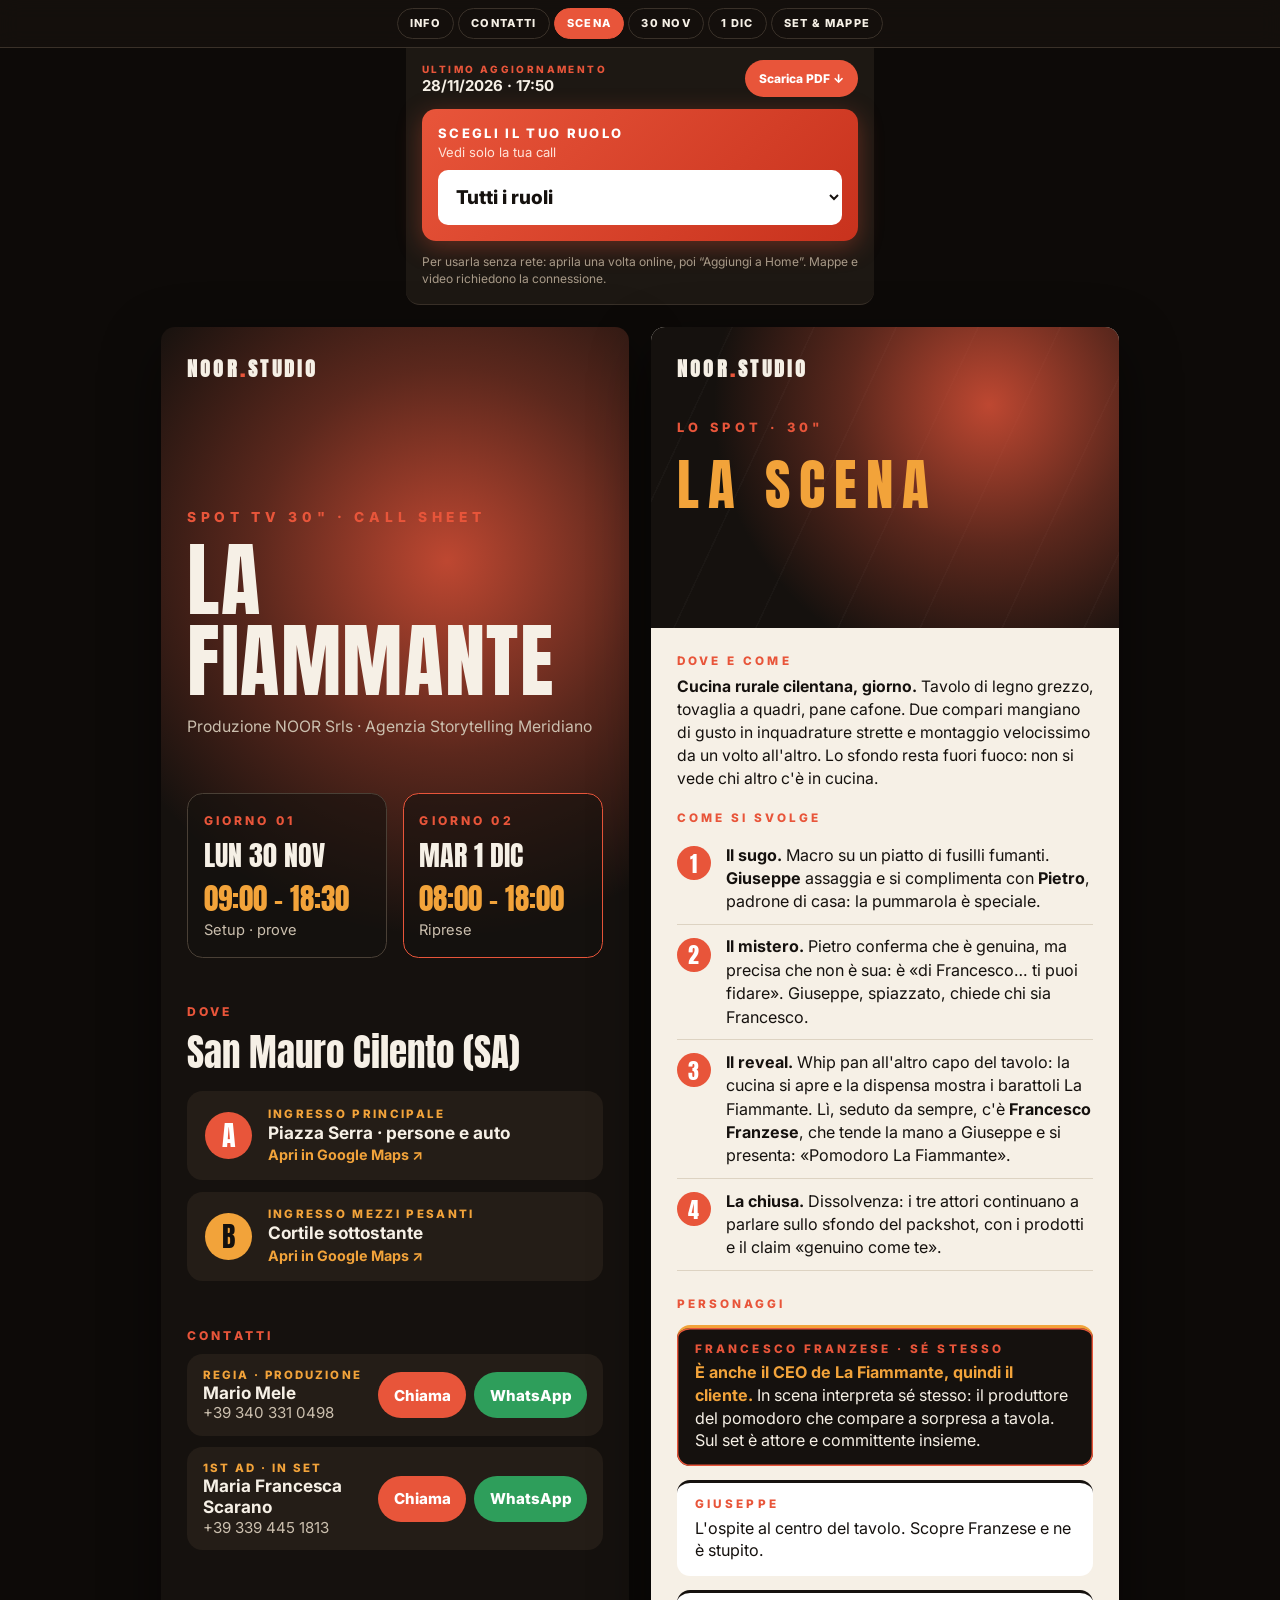
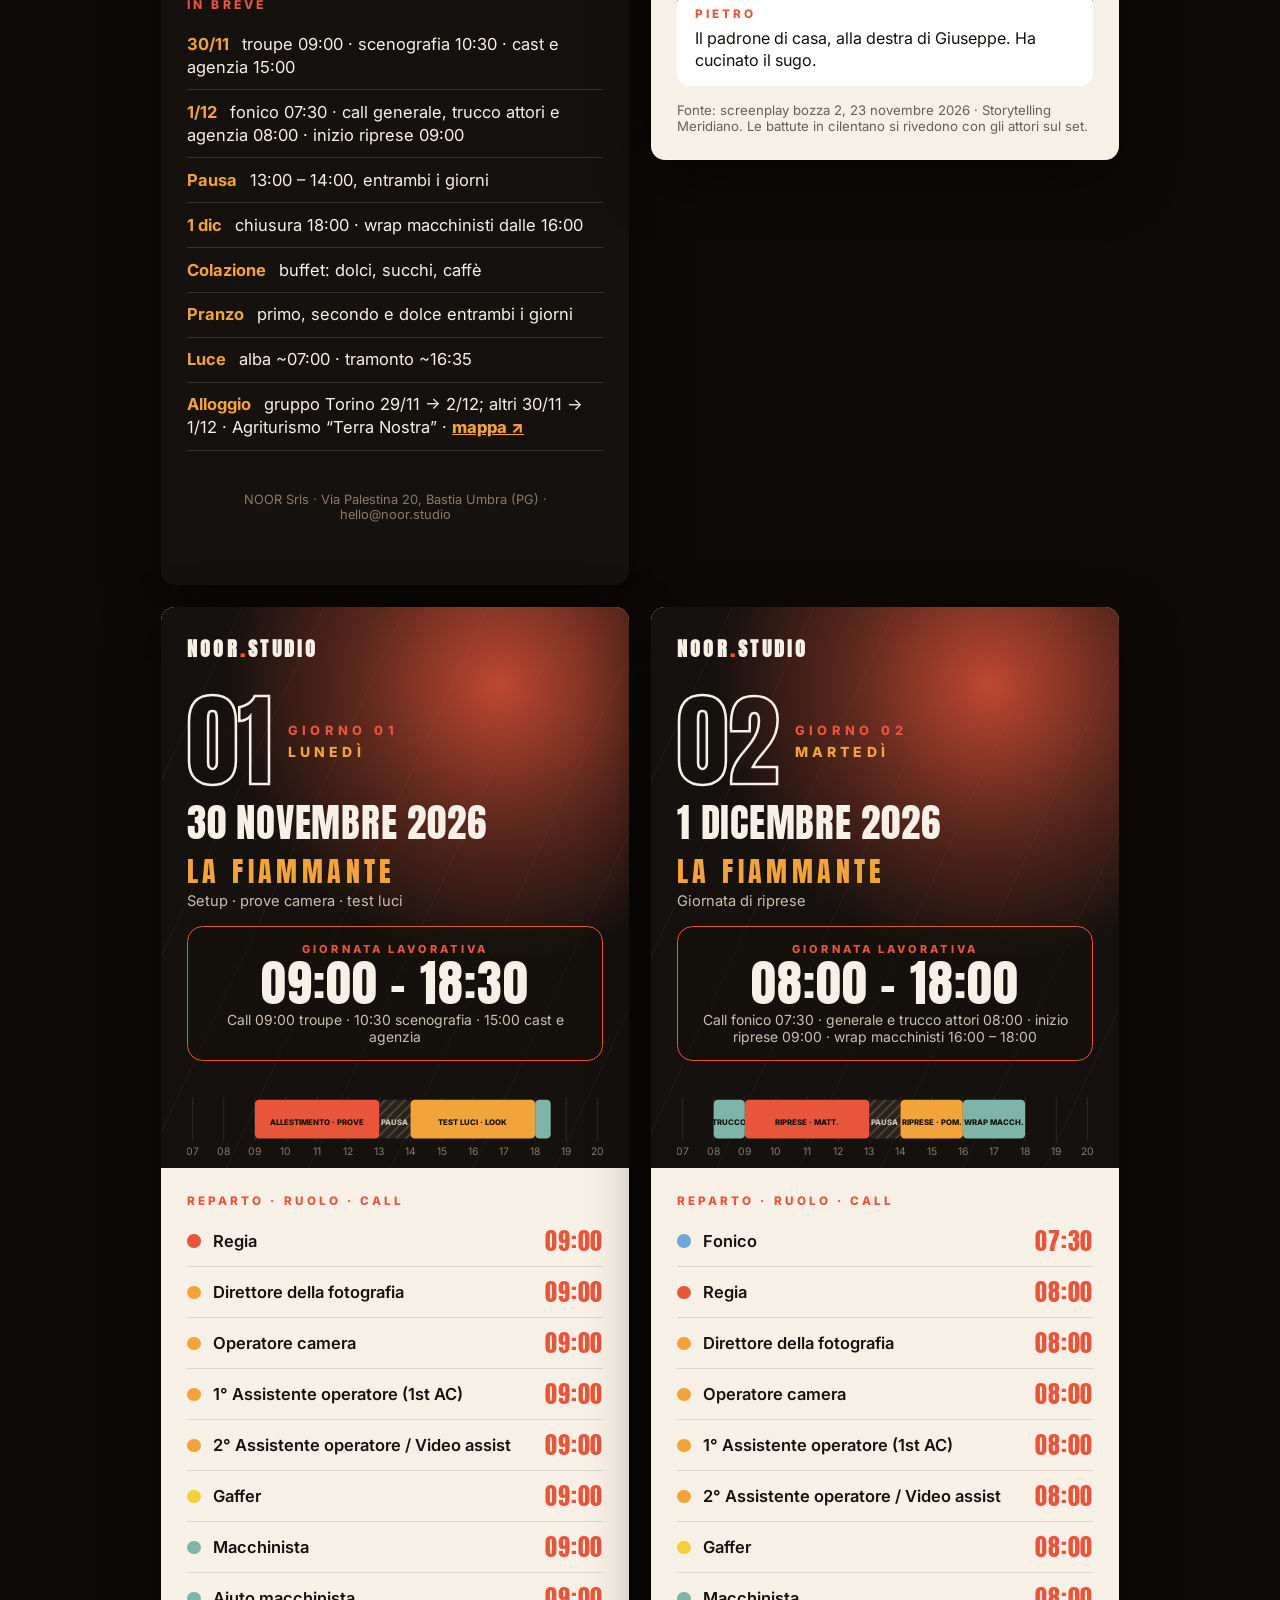
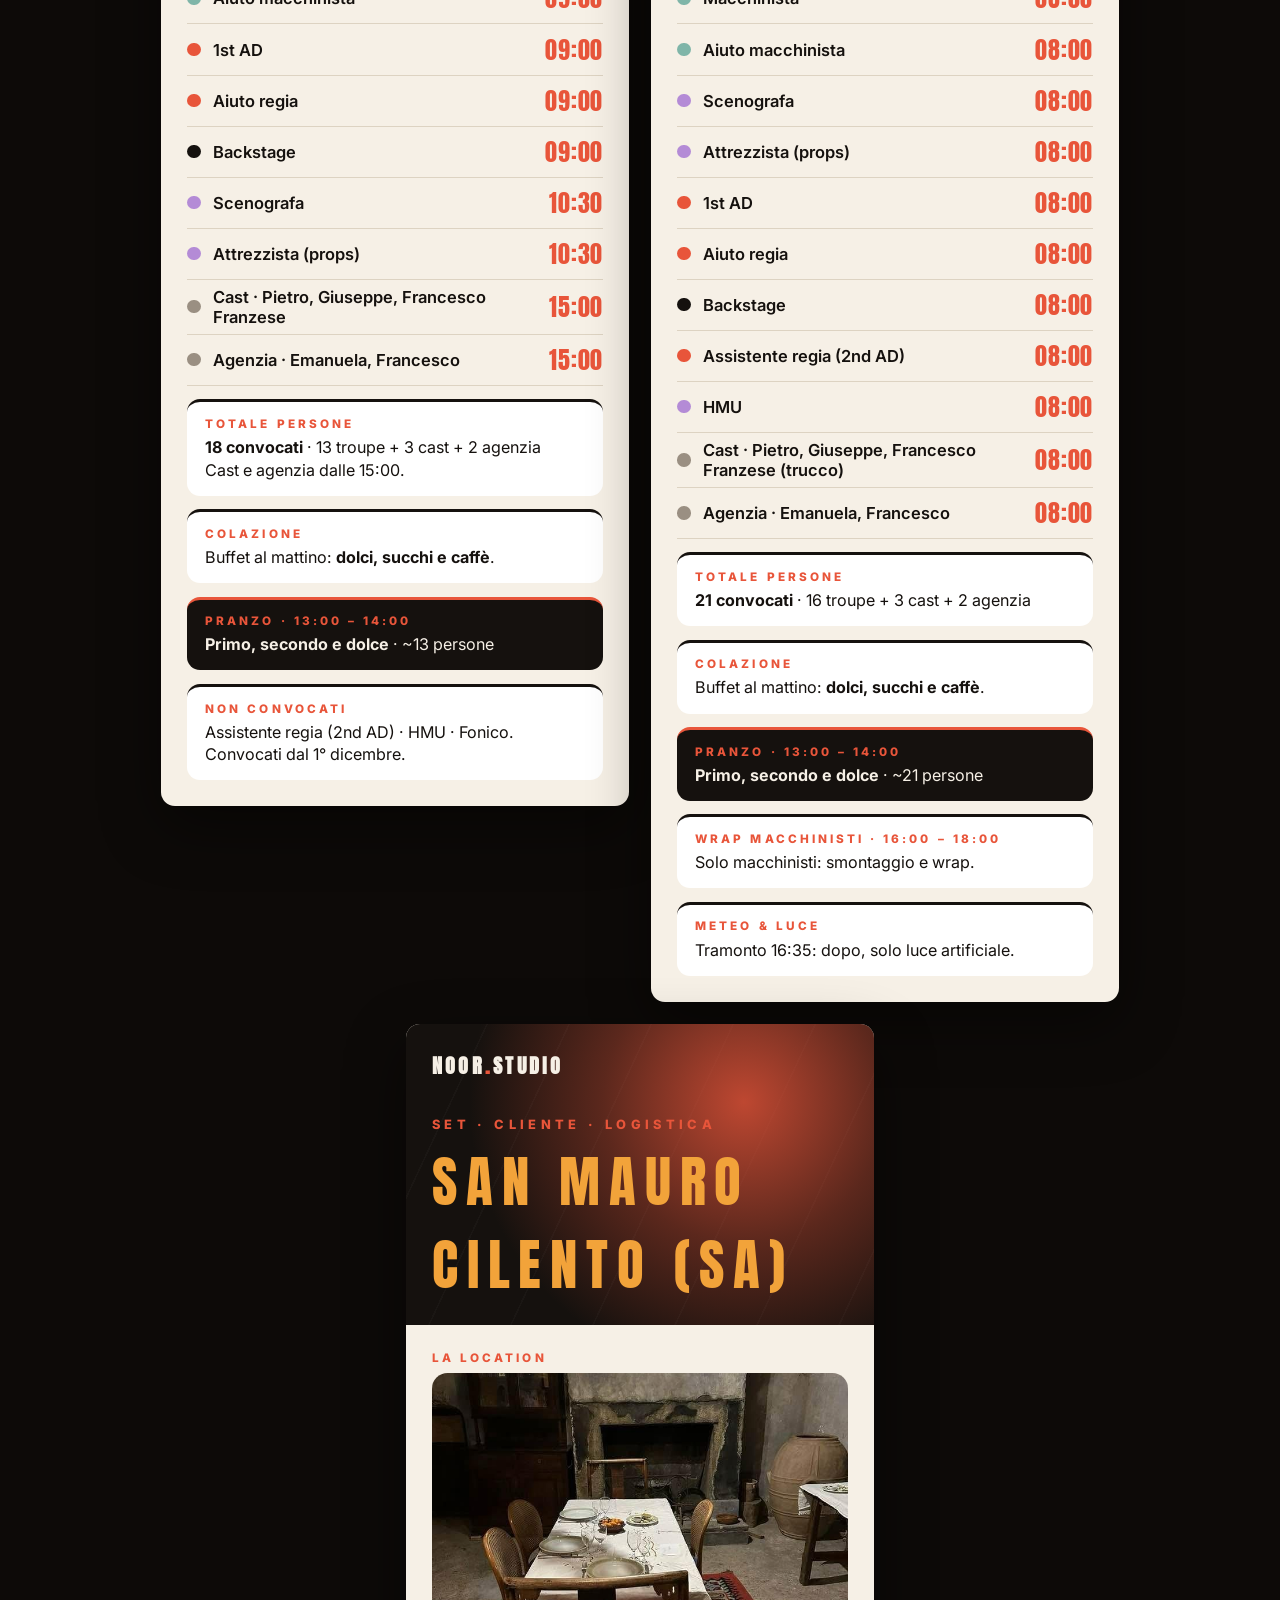
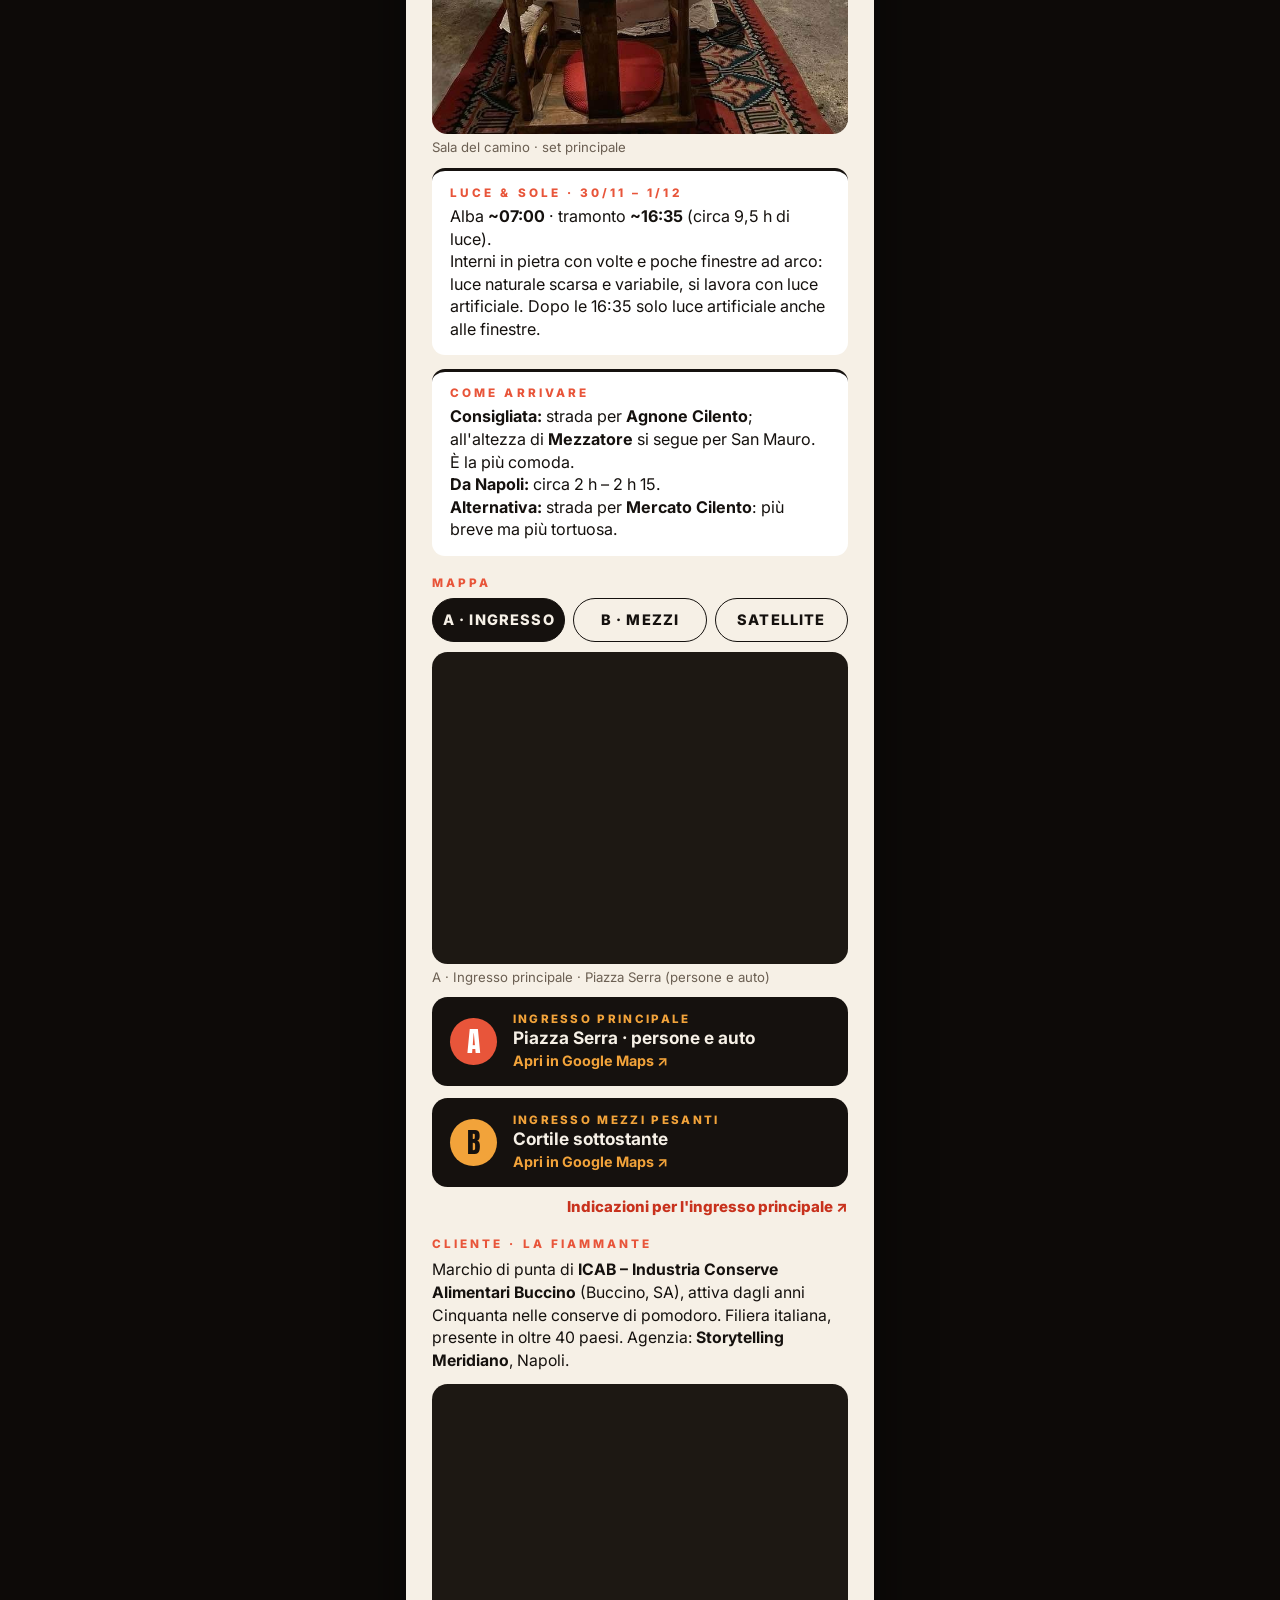
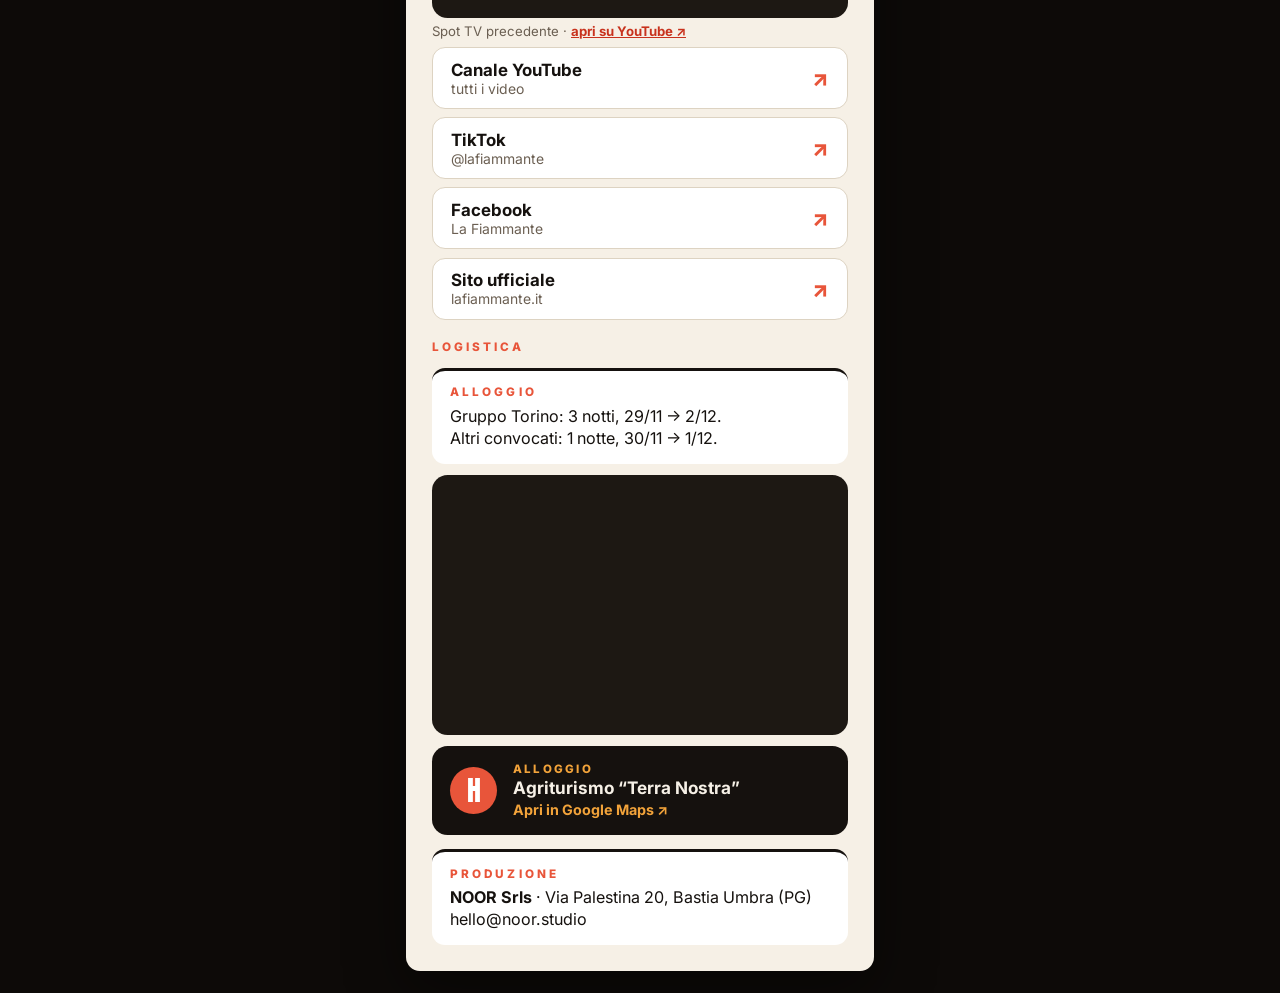
<file: tvc/index.html>
<!doctype html><html lang="it"><head><meta charset="utf-8">
<meta name="viewport" content="width=device-width,initial-scale=1,viewport-fit=cover">
<meta property="og:type" content="website"><meta property="og:locale" content="it_IT"><meta property="og:title" content="La Fiammante · Call Sheet TVC"><meta property="og:description" content="Spot TV 30&quot; · 30 nov – 1 dic 2026 · San Mauro Cilento. Orari, crew, scena e mappe."><meta property="og:url" content="https://mariomele.github.io/fiammante/tvc/"><meta property="og:image" content="https://mariomele.github.io/fiammante/tvc/og.png"><meta property="og:image:width" content="1200"><meta property="og:image:height" content="630"><meta name="twitter:card" content="summary_large_image"><meta name="twitter:image" content="https://mariomele.github.io/fiammante/tvc/og.png"><meta name="description" content="Call sheet spot TV La Fiammante, 30 nov – 1 dic 2026, San Mauro Cilento."><meta name="robots" content="noindex,nofollow"><meta name="theme-color" content="#15110e">
<link rel="manifest" href="manifest.webmanifest"><link rel="icon" href="icon-192.png"><link rel="apple-touch-icon" href="icon-192.png">
<meta name="apple-mobile-web-app-capable" content="yes"><meta name="apple-mobile-web-app-title" content="Fiammante">
<title>La Fiammante · Call Sheet TVC 30/11 – 1/12/2026</title>
<link rel="preconnect" href="https://fonts.googleapis.com"><link rel="preconnect" href="https://fonts.gstatic.com" crossorigin>
<link href="https://fonts.googleapis.com/css2?family=Anton&family=Inter:wght@400;500;600;700;800&display=swap" rel="stylesheet">
<style>*{box-sizing:border-box;margin:0;padding:0}
body{font-family:Inter,sans-serif;color:#15110e;background:#f6f0e6;-webkit-print-color-adjust:exact;print-color-adjust:exact}
.pg{width:calc(90*var(--u));position:relative;overflow:hidden;background:#f6f0e6}
.hd{position:relative;background:#15110e;color:#f6f0e6;padding:calc(5*var(--u)) calc(5*var(--u)) calc(3*var(--u));overflow:hidden;height:calc(108*var(--u))}.hd.small{height:calc(58*var(--u))}
.hd:before{content:"";position:absolute;inset:0;background:repeating-linear-gradient(115deg,transparent 0 calc(14*var(--u)),rgba(255,255,255,.025) calc(14*var(--u)) calc(14.3*var(--u)))}
.glow{position:absolute;right:calc(-30*var(--u));top:calc(-40*var(--u));width:calc(110*var(--u));height:calc(110*var(--u));border-radius:50%;background:radial-gradient(circle,#e8553acc 0%,#e8553a55 35%,transparent 68%)}
.top{position:relative;display:flex;justify-content:space-between;align-items:center;font-size:calc(1.976*var(--u));letter-spacing:.18em;font-weight:700}.brand{font-family:Anton;font-size:calc(3.881*var(--u));letter-spacing:.16em}.brand span{color:#e8553a}
.dh{position:relative;display:flex;gap:calc(3*var(--u));align-items:center;margin-top:calc(5*var(--u))}.gn{font-family:Anton;font-size:calc(19.757*var(--u));line-height:1;color:transparent;-webkit-text-stroke:calc(0.494*var(--u)) #f6f0e6}
.gl{position:relative;font-size:calc(2.470*var(--u));letter-spacing:.34em;font-weight:800;color:#e8553a}.wd{font-size:calc(2.681*var(--u));letter-spacing:.3em;font-weight:800;color:#f2a33a;margin-top:calc(1*var(--u))}
.date{position:relative;font-family:Anton;font-size:calc(7.409*var(--u));letter-spacing:.02em;line-height:1.05;margin-top:calc(2*var(--u))}
.proj{position:relative;font-family:Anton;font-size:calc(5.292*var(--u));letter-spacing:.16em;color:#f2a33a;margin-top:calc(1.5*var(--u))}.psub{position:relative;font-size:calc(2.822*var(--u));color:#cbbfae}
.hero{position:relative;margin-top:calc(3*var(--u));background:rgba(21,17,14,.55);border:1.5px solid #e8553a;border-radius:calc(3*var(--u));padding:calc(3*var(--u)) calc(4*var(--u));text-align:center}
.hlab{font-size:calc(2.117*var(--u));letter-spacing:.28em;font-weight:800;color:#e8553a}.hv{font-family:Anton;font-size:calc(9.526*var(--u));line-height:1.1;letter-spacing:.02em}.hs{font-size:calc(2.681*var(--u));color:#cbbfae}
.tlw{position:relative;margin-top:calc(2*var(--u))}
.body{padding:calc(5*var(--u)) calc(5*var(--u))}.cl{font-size:calc(2.258*var(--u));letter-spacing:.26em;font-weight:800;color:#e8553a;margin-bottom:calc(1.5*var(--u))}
.rt{width:100%;border-collapse:collapse}.rt td{padding:calc(1.35*var(--u)) 0;border-bottom:1px solid #ddd3c2;vertical-align:middle}.dp{width:calc(5*var(--u))}.dp i{display:block;width:calc(2.6*var(--u));height:calc(2.6*var(--u));border-radius:50%}.role{font-size:calc(3.175*var(--u));font-weight:600}.call{text-align:right;font-family:Anton;font-size:calc(4.586*var(--u));color:#e8553a;letter-spacing:.03em;white-space:nowrap;padding-left:calc(2*var(--u))}
.tbc{font-family:Inter!important;font-size:calc(2.646*var(--u))!important;font-weight:700;color:#8a7a68!important;letter-spacing:0!important}
.cd{background:#fff;border-radius:calc(2.5*var(--u));padding:calc(2.8*var(--u)) calc(3.5*var(--u));border-top:3px solid #15110e;margin-top:calc(2.6*var(--u))}.cd.hot{background:#15110e;color:#f6f0e6;border-top-color:#e8553a}.cd p{font-size:calc(3.105*var(--u));line-height:1.4}.cd .cl{margin-bottom:calc(1*var(--u))}
.txt{font-size:calc(3.034*var(--u));line-height:1.45;margin-bottom:calc(1*var(--u))}
.lk{display:flex;justify-content:space-between;align-items:center;background:#fff;border:1px solid #ddd3c2;border-radius:calc(2.5*var(--u));padding:calc(2.2*var(--u)) calc(3.5*var(--u));margin-top:calc(1.6*var(--u));color:#15110e;text-decoration:none}.lk b{display:block;font-size:calc(3.246*var(--u))}.lk em{display:block;font-style:normal;font-size:calc(2.681*var(--u));color:#6b5f52}.lk u{text-decoration:none;font-weight:800;color:#e8553a;font-size:calc(4.234*var(--u))}
.btn{display:flex;gap:calc(3*var(--u));align-items:center;background:#15110e;border-radius:calc(3*var(--u));padding:calc(3*var(--u)) calc(3.5*var(--u));margin-top:calc(2.2*var(--u));color:#f6f0e6;text-decoration:none}.btn b{font-family:Anton;font-size:calc(5.292*var(--u));width:calc(9*var(--u));height:calc(9*var(--u));border-radius:50%;background:#e8553a;color:#fff;display:flex;align-items:center;justify-content:center;font-weight:400;flex:none}.btn.b2 b{background:#f2a33a;color:#15110e}
.btn span{display:block;font-size:calc(3.316*var(--u));font-weight:700;line-height:1.3}.btn i{display:block;font-style:normal;font-size:calc(2.223*var(--u));letter-spacing:.2em;color:#f2a33a;font-weight:800}.btn em{display:block;font-style:normal;font-size:calc(2.752*var(--u));color:#f2a33a;margin-top:calc(.4*var(--u))}
.cap{font-size:calc(2.540*var(--u));color:#6b5f52;margin-top:calc(1*var(--u))}
.pv{display:block;position:relative;height:calc(40*var(--u));border-radius:calc(3*var(--u));margin-top:calc(1.8*var(--u));overflow:hidden;text-decoration:none;color:#f6f0e6;border:1px solid #4a4036}.pv:before{content:'';position:absolute;inset:0;background:linear-gradient(to bottom,transparent 45%,rgba(21,17,14,.9))}.pl{position:absolute;left:50%;top:44%;transform:translate(-50%,-50%)}.pt{position:absolute;left:calc(3.5*var(--u));right:calc(3.5*var(--u));bottom:calc(2.5*var(--u))}.pt i{display:block;font-style:normal;font-size:calc(2.117*var(--u));letter-spacing:.22em;font-weight:800;color:#f2a33a}.pt b{font-size:calc(3.175*var(--u))}
.nav{display:block;text-align:right;color:#c8321d;font-weight:800;font-size:calc(2.893*var(--u));text-decoration:none;margin-top:calc(2*var(--u))}.body svg{display:block}
.cov{background:#15110e;color:#f6f0e6;padding:calc(5*var(--u)) calc(5*var(--u)) calc(12*var(--u))}.cov .top{position:relative}.cov .glow{position:absolute}
.ck{position:relative;font-size:calc(2.646*var(--u));letter-spacing:.34em;font-weight:800;color:#e8553a;margin-top:calc(24*var(--u))}.cbig{position:relative;font-family:Anton;font-size:calc(15.523*var(--u));line-height:1;letter-spacing:.02em;margin-top:calc(3*var(--u))}.csub{position:relative;font-size:calc(3.034*var(--u));color:#cbbfae;margin-top:calc(3*var(--u))}
.crow{position:relative;display:flex;gap:calc(3*var(--u));margin-top:calc(11*var(--u))}.cc{flex:1;border:1.4px solid #4a4036;border-radius:calc(3*var(--u));padding:calc(3.5*var(--u)) calc(3*var(--u));background:rgba(21,17,14,.6)}.cc.hot{border-color:#e8553a}.cl2{position:relative;font-size:calc(2.328*var(--u));letter-spacing:.26em;font-weight:800;color:#e8553a}.cd1{font-family:Anton;font-size:calc(5.292*var(--u));margin-top:calc(1.5*var(--u))}.ch{font-family:Anton;font-size:calc(5.645*var(--u));color:#f2a33a;line-height:1.15;margin-top:calc(1*var(--u))}.cs{font-size:calc(2.822*var(--u));color:#cbbfae;margin-top:calc(1*var(--u))}
.cw{position:relative;font-family:Anton;font-size:calc(7.056*var(--u));margin:calc(1*var(--u)) 0 calc(2*var(--u))}.cov .btn{position:relative;background:#241d17}.ul{position:relative;list-style:none;margin-top:calc(2*var(--u))}.ul li{font-size:calc(3.175*var(--u));line-height:1.4;padding:calc(2*var(--u)) 0;border-bottom:1px solid #3a3129}.ul b{color:#f2a33a;margin-right:calc(1.5*var(--u))}.sc{position:relative;margin-top:calc(2*var(--u))}.sc p{font-size:calc(3.034*var(--u));line-height:1.45;color:#e6dccb;margin-bottom:calc(2*var(--u))}.sc b{color:#f2a33a}.st{display:flex;gap:calc(3*var(--u));align-items:flex-start;padding:calc(2*var(--u)) 0;border-bottom:1px solid #ddd3c2}.st i{font-style:normal;font-family:Anton;font-size:calc(4.234*var(--u));color:#fff;background:#e8553a;width:calc(6.5*var(--u));height:calc(6.5*var(--u));border-radius:50%;display:flex;align-items:center;justify-content:center;flex:none;margin-top:calc(.5*var(--u))}.st p{font-size:calc(3.105*var(--u));line-height:1.45}.cd.fz{border-width:3px;border-top-color:#f2a33a;box-shadow:0 0 0 1.4px #e8553a inset}.cd.fz b{color:#f2a33a}.cfoot{position:relative;margin-top:calc(8*var(--u));font-size:calc(2.470*var(--u));color:#8a7a68;text-align:center}
:root{--u:min(calc((100vw - 0px)/90),5.4px)}
html{scroll-behavior:smooth;scroll-padding-top:52px}
body{background:#0d0a08;padding-top:46px}
.pg{width:calc(90*var(--u));margin:0 auto;}
@media(min-width:760px){
 :root{--u:5.2px}
 main{display:flex;flex-wrap:wrap;justify-content:center;align-items:flex-start;gap:22px;padding:22px}
 .pg{margin:0;border-radius:14px;box-shadow:0 20px 60px rgba(0,0,0,.45)}
}
nav.tn{position:fixed;top:0;left:0;right:0;z-index:20;background:rgba(21,17,14,.92);backdrop-filter:blur(10px);-webkit-backdrop-filter:blur(10px);border-bottom:1px solid #3a3129;
 display:flex;gap:4px;overflow-x:auto;padding:8px 10px;scrollbar-width:none}nav.tn::-webkit-scrollbar{display:none}
nav.tn a{flex:none;color:#f6f0e6;text-decoration:none;font:800 11px/1 Inter,sans-serif;letter-spacing:.12em;text-transform:uppercase;padding:9px 12px;border-radius:99px;border:1px solid #3a3129}
nav.tn a.on{background:#e8553a;border-color:#e8553a;color:#fff}
@media(min-width:760px){nav.tn{justify-content:center}}
.mapw{position:relative;width:100%;border-radius:calc(3*var(--u));overflow:hidden;background:#1d1813;margin-top:calc(2*var(--u))}
.mapw iframe{position:absolute;inset:0;width:100%;height:100%;border:0}
.ph{width:100%;aspect-ratio:3/2.6;object-fit:cover;object-position:center 60%;border-radius:calc(3*var(--u));display:block}
.tabs{display:flex;gap:calc(1.5*var(--u));margin-top:calc(1*var(--u))}
.tabs button{flex:1;font:800 calc(2.8*var(--u))/1 Inter,sans-serif;letter-spacing:.08em;text-transform:uppercase;padding:calc(2.6*var(--u)) 0;border-radius:99px;border:1.5px solid #15110e;background:transparent;color:#15110e;cursor:pointer}
.tabs button.on{background:#15110e;color:#f6f0e6}
.tp{display:none}.tp.on{display:block}
.cap a{color:#c8321d;font-weight:700}
.btn,.lk,.nav{-webkit-tap-highlight-color:transparent}.btn:active,.lk:active{transform:scale(.98)}
.upd{text-align:center;color:#8a7a68;font:500 12px Inter,sans-serif;padding:22px 10px 34px;width:100%}
@media print{nav.tn{display:none}body{padding:0;background:#f6f0e6}}

.top2{width:calc(90*var(--u));margin:0 auto;background:#1d1813;color:#f6f0e6;padding:14px 16px 16px;font-family:Inter,sans-serif;border-bottom:1px solid #3a3129}
.top2 i{display:block;font-style:normal;font-size:10px;letter-spacing:.24em;font-weight:800;color:#e8553a}
.t2h{display:flex;justify-content:space-between;align-items:center;gap:10px}.t2h b{font-size:15px}
.pdf{background:#e8553a;color:#fff;text-decoration:none;font:800 12px Inter;padding:11px 14px;border-radius:99px;white-space:nowrap}
.chg{margin-top:12px;border:1px solid #3a3129;border-radius:10px;padding:10px 12px}.chg summary{font:800 12px Inter;letter-spacing:.1em;text-transform:uppercase;color:#f2a33a;cursor:pointer}
.chg ul{list-style:none;margin-top:8px}.chg li{font-size:13px;line-height:1.4;padding:6px 0;border-top:1px solid #2a231d}.chg time{display:block;font-size:10.5px;color:#8a7a68;font-weight:700}
.who{display:block;margin-top:12px;background:linear-gradient(135deg,#e8553a,#c8321d);border-radius:14px;padding:16px;box-shadow:0 6px 24px rgba(232,85,58,.35)}.who i{color:#fff!important;font-size:13px!important;letter-spacing:.18em!important}.who em{display:block;font-style:normal;font-size:13px;color:#ffe3d8;margin-top:3px}.who select{width:100%;margin-top:10px;font:800 19px Inter;padding:15px 14px;border-radius:10px;background:#fff;color:#15110e;border:0;appearance:auto}
.mine{margin-top:10px;background:#f2a33a;color:#15110e;border-radius:12px;padding:14px 15px;font-size:17px;font-weight:800;line-height:1.5}.mine[hidden]{display:none}
.offs{margin-top:12px;font-size:12px;line-height:1.45;color:#a89a88}.offs.ok{color:#7fb5a8}
.chip{position:fixed;left:50%;bottom:16px;transform:translateX(-50%);z-index:30;background:#15110e;color:#f6f0e6;border:1.5px solid #e8553a;border-radius:99px;padding:10px 16px;font:700 13px Inter;box-shadow:0 8px 30px rgba(0,0,0,.5);white-space:nowrap}.chip[hidden]{display:none}
tr.hid{display:none}tr.me td{background:rgba(232,85,58,.12)}
.ct{position:relative;display:flex;align-items:center;gap:8px;background:#241d17;border-radius:calc(3*var(--u));padding:calc(2.6*var(--u)) calc(3*var(--u));margin-top:calc(2.2*var(--u))}
.ctn{flex:1;min-width:0}.ctn i{display:block;font-style:normal;font-size:calc(2.2*var(--u));letter-spacing:.18em;font-weight:800;color:#f2a33a}.ctn b{display:block;font-size:calc(3.3*var(--u));line-height:1.25}.ctn span{display:block;font-size:calc(2.9*var(--u));color:#cbbfae}
.ctb{flex:none;background:#e8553a;color:#fff;text-decoration:none;font:800 calc(2.9*var(--u)) Inter;padding:calc(2.6*var(--u)) calc(3*var(--u));border-radius:99px}.ctb.wa{background:#2e9e5b}
.offnote{display:none;margin-top:calc(2*var(--u));background:#fff;border-radius:calc(3*var(--u));padding:calc(3*var(--u));font-size:calc(3.1*var(--u))}
body.off .mapw{display:none}body.off .offnote{display:block}
@media(min-width:760px){.top2{border-radius:0 0 14px 14px}}
</style></head><body><nav class="tn"><a href="#cover">Info</a><a href="#contatti">Contatti</a><a href="#scena">Scena</a><a href="#giorno1">30 nov</a><a href="#giorno2">1 dic</a><a href="#set">Set &amp; mappe</a></nav><div class="top2">
<div class="t2h"><div><i>ULTIMO AGGIORNAMENTO</i><b>28/11/2026 · 17:50</b></div><a class="pdf" href="CallSheet_La_Fiammante.pdf" download>Scarica PDF ↓</a></div>
<label class="who"><i>SCEGLI IL TUO RUOLO</i><em>Vedi solo la tua call</em><select id="who"><option value="">Tutti i ruoli</option><option value="Regia">Regia</option><option value="Direttore della fotografia">Direttore della fotografia</option><option value="Operatore camera">Operatore camera</option><option value="1° Assistente operatore (1st AC)">1° Assistente operatore (1st AC)</option><option value="2° Assistente operatore / Video assist">2° Assistente operatore / Video assist</option><option value="Gaffer">Gaffer</option><option value="Macchinista">Macchinista</option><option value="Aiuto macchinista">Aiuto macchinista</option><option value="1st AD">1st AD</option><option value="Aiuto regia">Aiuto regia</option><option value="Backstage">Backstage</option><option value="Scenografa">Scenografa</option><option value="Attrezzista (props)">Attrezzista (props)</option><option value="Cast">Cast (attori)</option><option value="Agenzia">Agenzia</option><option value="Fonico">Fonico</option><option value="Assistente regia (2nd AD)">Assistente regia (2nd AD)</option><option value="HMU">HMU</option></select></label>
<div id="mine" class="mine" hidden></div>
<div class="offs" id="offs">Per usarla senza rete: aprila una volta online, poi “Aggiungi a Home”. Mappe e video richiedono la connessione.</div>
</div><div id="chip" class="chip" hidden></div><main><section id="cover" class="pg cov p1"><div class="glow" style="top:calc(-30*var(--u));right:calc(-40*var(--u));width:calc(150*var(--u));height:calc(150*var(--u))"></div><div class="top"><div class="brand">NOOR<span>.</span>STUDIO</div></div>
<div class="ck">SPOT TV 30" · CALL SHEET</div><div class="cbig">LA<br>FIAMMANTE</div><div class="csub">Produzione NOOR Srls · Agenzia Storytelling Meridiano</div>
<div class="crow"><div class="cc"><div class="cl2">GIORNO 01</div><div class="cd1">LUN 30 NOV</div><div class="ch">09:00 – 18:30</div><div class="cs">Setup · prove</div></div><div class="cc hot"><div class="cl2">GIORNO 02</div><div class="cd1">MAR 1 DIC</div><div class="ch">08:00 – 18:00</div><div class="cs">Riprese</div></div></div>
<div class="cl2" style="margin-top:calc(9*var(--u))">DOVE</div><div class="cw">San Mauro Cilento (SA)</div>
<a class="btn" href="https://www.google.com/maps/search/?api=1&query=40.225973,15.044872"><b>A</b><span><i>INGRESSO PRINCIPALE</i>Piazza Serra · persone e auto<em>Apri in Google Maps ↗</em></span></a>
<a class="btn b2" href="https://www.google.com/maps/search/?api=1&query=40.225803,15.045748"><b>B</b><span><i>INGRESSO MEZZI PESANTI</i>Cortile sottostante<em>Apri in Google Maps ↗</em></span></a>
<div class="cl2" id="contatti" style="margin-top:calc(9*var(--u))">CONTATTI</div>
<div class="ct"><div class="ctn"><i>REGIA · PRODUZIONE</i><b>Mario Mele</b><span>+39 340 331 0498</span></div><a class="ctb" href="tel:+393403310498">Chiama</a><a class="ctb wa" href="https://wa.me/393403310498">WhatsApp</a></div>
<div class="ct"><div class="ctn"><i>1ST AD · IN SET</i><b>Maria Francesca Scarano</b><span>+39 339 445 1813</span></div><a class="ctb" href="tel:+393394451813">Chiama</a><a class="ctb wa" href="https://wa.me/393394451813">WhatsApp</a></div><div class="cl2" style="margin-top:calc(9*var(--u))">IN BREVE</div>
<ul class="ul"><li><b>30/11</b> troupe 09:00 · scenografia 10:30 · cast e agenzia 15:00</li><li><b>1/12</b> fonico 07:30 · call generale, trucco attori e agenzia 08:00 · inizio riprese 09:00</li><li><b>Pausa</b> 13:00 – 14:00, entrambi i giorni</li><li><b>1 dic</b> chiusura 18:00 · wrap macchinisti dalle 16:00</li><li><b>Colazione</b> buffet: dolci, succhi, caffè</li><li><b>Pranzo</b> primo, secondo e dolce entrambi i giorni</li><li><b>Luce</b> alba ~07:00 · tramonto ~16:35</li><li><b>Alloggio</b> gruppo Torino 29/11 → 2/12; altri 30/11 → 1/12 · Agriturismo “Terra Nostra” · <a href="https://maps.app.goo.gl/iK39duPndcqTH1CA7" style="color:#f2a33a;font-weight:800">mappa ↗</a></li></ul>
<div class="cfoot">NOOR Srls · Via Palestina 20, Bastia Umbra (PG) · hello@noor.studio</div></section><section id="scena" class="pg p2"><div class="hd small"><div class="glow"></div><div class="top"><div class="brand">NOOR<span>.</span>STUDIO</div></div><div class="gl" style="margin-top:calc(7*var(--u))">LO SPOT · 30"</div><div class="proj" style="font-size:calc(10.584*var(--u))">LA SCENA</div></div>
<div class="body"><div class="cl">DOVE E COME</div>
<p class="txt"><b>Cucina rurale cilentana, giorno.</b> Tavolo di legno grezzo, tovaglia a quadri, pane cafone. Due compari mangiano di gusto in inquadrature strette e montaggio velocissimo da un volto all'altro. Lo sfondo resta fuori fuoco: non si vede chi altro c'è in cucina.</p>
<div class="cl" style="margin-top:calc(4*var(--u))">COME SI SVOLGE</div>
<div class="st"><i>1</i><p><b>Il sugo.</b> Macro su un piatto di fusilli fumanti. <b>Giuseppe</b> assaggia e si complimenta con <b>Pietro</b>, padrone di casa: la pummarola è speciale.</p></div>
<div class="st"><i>2</i><p><b>Il mistero.</b> Pietro conferma che è genuina, ma precisa che non è sua: è «di Francesco… ti puoi fidare». Giuseppe, spiazzato, chiede chi sia Francesco.</p></div>
<div class="st"><i>3</i><p><b>Il reveal.</b> Whip pan all'altro capo del tavolo: la cucina si apre e la dispensa mostra i barattoli La Fiammante. Lì, seduto da sempre, c'è <b>Francesco Franzese</b>, che tende la mano a Giuseppe e si presenta: «Pomodoro La Fiammante».</p></div>
<div class="st"><i>4</i><p><b>La chiusa.</b> Dissolvenza: i tre attori continuano a parlare sullo sfondo del packshot, con i prodotti e il claim «genuino come te».</p></div>
<div class="cl" style="margin-top:calc(5*var(--u))">PERSONAGGI</div>
<div class="cd hot fz"><div class="cl">FRANCESCO FRANZESE · SÉ STESSO</div><p><b>È anche il CEO de La Fiammante, quindi il cliente.</b> In scena interpreta sé stesso: il produttore del pomodoro che compare a sorpresa a tavola. Sul set è attore e committente insieme.</p></div>
<div class="cd"><div class="cl">GIUSEPPE</div><p>L'ospite al centro del tavolo. Scopre Franzese e ne è stupito.</p></div>
<div class="cd"><div class="cl">PIETRO</div><p>Il padrone di casa, alla destra di Giuseppe. Ha cucinato il sugo.</p></div>
<div class="cap" style="margin-top:calc(3*var(--u))">Fonte: screenplay bozza 2, 23 novembre 2026 · Storytelling Meridiano. Le battute in cilentano si rivedono con gli attori sul set.</div>
</div></section><section id="giorno1" class="pg p3"><div class="hd"><div class="glow"></div><div class="top"><div class="brand">NOOR<span>.</span>STUDIO</div></div>
<div class="dh"><div class="gn">01</div><div><div class="gl">GIORNO 01</div><div class="wd">LUNEDÌ</div></div></div>
<div class="date">30 NOVEMBRE 2026</div><div class="proj">LA FIAMMANTE</div><div class="psub">Setup · prove camera · test luci</div>
<div class="hero"><div class="hlab">GIORNATA LAVORATIVA</div><div class="hv">09:00 – 18:30</div><div class="hs">Call 09:00 troupe · 10:30 scenografia · 15:00 cast e agenzia</div></div>
<div class="tlw"><svg viewBox="0 0 300 62" width="100%"><defs><pattern id="h" width="5" height="5" patternUnits="userSpaceOnUse" patternTransform="rotate(45)"><rect width="5" height="5" fill="#2a231d"/><line x1="0" y1="0" x2="0" y2="5" stroke="#5a4e42" stroke-width="2"/></pattern></defs><line x1="4.0" y1="18" x2="4.0" y2="50" stroke="#fff" stroke-opacity=".08"/><text x="4.0" y="60" fill="#8a7a68" font-size="7.5" text-anchor="middle">07</text><line x1="26.461538461538463" y1="18" x2="26.461538461538463" y2="50" stroke="#fff" stroke-opacity=".08"/><text x="26.461538461538463" y="60" fill="#8a7a68" font-size="7.5" text-anchor="middle">08</text><line x1="48.92307692307693" y1="18" x2="48.92307692307693" y2="50" stroke="#fff" stroke-opacity=".08"/><text x="48.92307692307693" y="60" fill="#8a7a68" font-size="7.5" text-anchor="middle">09</text><line x1="71.38461538461539" y1="18" x2="71.38461538461539" y2="50" stroke="#fff" stroke-opacity=".08"/><text x="71.38461538461539" y="60" fill="#8a7a68" font-size="7.5" text-anchor="middle">10</text><line x1="93.84615384615385" y1="18" x2="93.84615384615385" y2="50" stroke="#fff" stroke-opacity=".08"/><text x="93.84615384615385" y="60" fill="#8a7a68" font-size="7.5" text-anchor="middle">11</text><line x1="116.30769230769232" y1="18" x2="116.30769230769232" y2="50" stroke="#fff" stroke-opacity=".08"/><text x="116.30769230769232" y="60" fill="#8a7a68" font-size="7.5" text-anchor="middle">12</text><line x1="138.76923076923077" y1="18" x2="138.76923076923077" y2="50" stroke="#fff" stroke-opacity=".08"/><text x="138.76923076923077" y="60" fill="#8a7a68" font-size="7.5" text-anchor="middle">13</text><line x1="161.23076923076923" y1="18" x2="161.23076923076923" y2="50" stroke="#fff" stroke-opacity=".08"/><text x="161.23076923076923" y="60" fill="#8a7a68" font-size="7.5" text-anchor="middle">14</text><line x1="183.6923076923077" y1="18" x2="183.6923076923077" y2="50" stroke="#fff" stroke-opacity=".08"/><text x="183.6923076923077" y="60" fill="#8a7a68" font-size="7.5" text-anchor="middle">15</text><line x1="206.15384615384616" y1="18" x2="206.15384615384616" y2="50" stroke="#fff" stroke-opacity=".08"/><text x="206.15384615384616" y="60" fill="#8a7a68" font-size="7.5" text-anchor="middle">16</text><line x1="228.61538461538464" y1="18" x2="228.61538461538464" y2="50" stroke="#fff" stroke-opacity=".08"/><text x="228.61538461538464" y="60" fill="#8a7a68" font-size="7.5" text-anchor="middle">17</text><line x1="251.07692307692307" y1="18" x2="251.07692307692307" y2="50" stroke="#fff" stroke-opacity=".08"/><text x="251.07692307692307" y="60" fill="#8a7a68" font-size="7.5" text-anchor="middle">18</text><line x1="273.53846153846155" y1="18" x2="273.53846153846155" y2="50" stroke="#fff" stroke-opacity=".08"/><text x="273.53846153846155" y="60" fill="#8a7a68" font-size="7.5" text-anchor="middle">19</text><line x1="296.0" y1="18" x2="296.0" y2="50" stroke="#fff" stroke-opacity=".08"/><text x="296.0" y="60" fill="#8a7a68" font-size="7.5" text-anchor="middle">20</text><rect x="48.92307692307693" y="20" width="89.84615384615384" height="28" rx="3" fill="#e8553a"/><text x="93.84615384615385" y="38" fill="#15110e" font-size="5.6" font-weight="800" text-anchor="middle">ALLESTIMENTO · PROVE</text><rect x="138.76923076923077" y="20" width="22.461538461538453" height="28" rx="3" fill="url(#h)"/><text x="150.0" y="38" fill="#cbbfae" font-size="5.6" font-weight="800" text-anchor="middle">PAUSA</text><rect x="161.23076923076923" y="20" width="89.84615384615384" height="28" rx="3" fill="#f2a33a"/><text x="206.15384615384613" y="38" fill="#15110e" font-size="5.6" font-weight="800" text-anchor="middle">TEST LUCI · LOOK</text><rect x="251.07692307692307" y="20" width="11.230769230769255" height="28" rx="3" fill="#7fb5a8"/><text x="256.6923076923077" y="38" fill="#15110e" font-size="5.6" font-weight="800" text-anchor="middle"></text></svg></div></div>
<div class="body"><div class="cl">REPARTO · RUOLO · CALL</div><table class="rt"><tr><td class="dp"><i style="background:#e8553a"></i></td><td class="role">Regia</td><td class="call">09:00</td></tr><tr><td class="dp"><i style="background:#f2a33a"></i></td><td class="role">Direttore della fotografia</td><td class="call">09:00</td></tr><tr><td class="dp"><i style="background:#f2a33a"></i></td><td class="role">Operatore camera</td><td class="call">09:00</td></tr><tr><td class="dp"><i style="background:#f2a33a"></i></td><td class="role">1° Assistente operatore (1st AC)</td><td class="call">09:00</td></tr><tr><td class="dp"><i style="background:#f2a33a"></i></td><td class="role">2° Assistente operatore / Video assist</td><td class="call">09:00</td></tr><tr><td class="dp"><i style="background:#f2d03a"></i></td><td class="role">Gaffer</td><td class="call">09:00</td></tr><tr><td class="dp"><i style="background:#7fb5a8"></i></td><td class="role">Macchinista</td><td class="call">09:00</td></tr><tr><td class="dp"><i style="background:#7fb5a8"></i></td><td class="role">Aiuto macchinista</td><td class="call">09:00</td></tr><tr><td class="dp"><i style="background:#e8553a"></i></td><td class="role">1st AD</td><td class="call">09:00</td></tr><tr><td class="dp"><i style="background:#e8553a"></i></td><td class="role">Aiuto regia</td><td class="call">09:00</td></tr><tr><td class="dp"><i style="background:#15110e"></i></td><td class="role">Backstage</td><td class="call">09:00</td></tr><tr><td class="dp"><i style="background:#b48bd6"></i></td><td class="role">Scenografa</td><td class="call">10:30</td></tr><tr><td class="dp"><i style="background:#b48bd6"></i></td><td class="role">Attrezzista (props)</td><td class="call">10:30</td></tr><tr><td class="dp"><i style="background:#9a8f82"></i></td><td class="role">Cast · Pietro, Giuseppe, Francesco Franzese</td><td class="call">15:00</td></tr><tr><td class="dp"><i style="background:#9a8f82"></i></td><td class="role">Agenzia · Emanuela, Francesco</td><td class="call">15:00</td></tr></table><div class="cd"><div class="cl">TOTALE PERSONE</div><p><b>18 convocati</b> · 13 troupe + 3 cast + 2 agenzia</p><p>Cast e agenzia dalle 15:00.</p></div><div class="cd"><div class="cl">COLAZIONE</div><p>Buffet al mattino: <b>dolci, succhi e caffè</b>.</p></div><div class="cd hot"><div class="cl">PRANZO · 13:00 – 14:00</div><p><b>Primo, secondo e dolce</b> · ~13 persone</p></div><div class="cd"><div class="cl">NON CONVOCATI</div><p>Assistente regia (2nd AD) · HMU · Fonico.<br>Convocati dal 1° dicembre.</p></div></div></section><section id="giorno2" class="pg p4"><div class="hd"><div class="glow"></div><div class="top"><div class="brand">NOOR<span>.</span>STUDIO</div></div>
<div class="dh"><div class="gn">02</div><div><div class="gl">GIORNO 02</div><div class="wd">MARTEDÌ</div></div></div>
<div class="date">1 DICEMBRE 2026</div><div class="proj">LA FIAMMANTE</div><div class="psub">Giornata di riprese</div>
<div class="hero"><div class="hlab">GIORNATA LAVORATIVA</div><div class="hv">08:00 – 18:00</div><div class="hs">Call fonico 07:30 · generale e trucco attori 08:00 · inizio riprese 09:00 · wrap macchinisti 16:00 – 18:00</div></div>
<div class="tlw"><svg viewBox="0 0 300 62" width="100%"><defs><pattern id="h" width="5" height="5" patternUnits="userSpaceOnUse" patternTransform="rotate(45)"><rect width="5" height="5" fill="#2a231d"/><line x1="0" y1="0" x2="0" y2="5" stroke="#5a4e42" stroke-width="2"/></pattern></defs><line x1="4.0" y1="18" x2="4.0" y2="50" stroke="#fff" stroke-opacity=".08"/><text x="4.0" y="60" fill="#8a7a68" font-size="7.5" text-anchor="middle">07</text><line x1="26.461538461538463" y1="18" x2="26.461538461538463" y2="50" stroke="#fff" stroke-opacity=".08"/><text x="26.461538461538463" y="60" fill="#8a7a68" font-size="7.5" text-anchor="middle">08</text><line x1="48.92307692307693" y1="18" x2="48.92307692307693" y2="50" stroke="#fff" stroke-opacity=".08"/><text x="48.92307692307693" y="60" fill="#8a7a68" font-size="7.5" text-anchor="middle">09</text><line x1="71.38461538461539" y1="18" x2="71.38461538461539" y2="50" stroke="#fff" stroke-opacity=".08"/><text x="71.38461538461539" y="60" fill="#8a7a68" font-size="7.5" text-anchor="middle">10</text><line x1="93.84615384615385" y1="18" x2="93.84615384615385" y2="50" stroke="#fff" stroke-opacity=".08"/><text x="93.84615384615385" y="60" fill="#8a7a68" font-size="7.5" text-anchor="middle">11</text><line x1="116.30769230769232" y1="18" x2="116.30769230769232" y2="50" stroke="#fff" stroke-opacity=".08"/><text x="116.30769230769232" y="60" fill="#8a7a68" font-size="7.5" text-anchor="middle">12</text><line x1="138.76923076923077" y1="18" x2="138.76923076923077" y2="50" stroke="#fff" stroke-opacity=".08"/><text x="138.76923076923077" y="60" fill="#8a7a68" font-size="7.5" text-anchor="middle">13</text><line x1="161.23076923076923" y1="18" x2="161.23076923076923" y2="50" stroke="#fff" stroke-opacity=".08"/><text x="161.23076923076923" y="60" fill="#8a7a68" font-size="7.5" text-anchor="middle">14</text><line x1="183.6923076923077" y1="18" x2="183.6923076923077" y2="50" stroke="#fff" stroke-opacity=".08"/><text x="183.6923076923077" y="60" fill="#8a7a68" font-size="7.5" text-anchor="middle">15</text><line x1="206.15384615384616" y1="18" x2="206.15384615384616" y2="50" stroke="#fff" stroke-opacity=".08"/><text x="206.15384615384616" y="60" fill="#8a7a68" font-size="7.5" text-anchor="middle">16</text><line x1="228.61538461538464" y1="18" x2="228.61538461538464" y2="50" stroke="#fff" stroke-opacity=".08"/><text x="228.61538461538464" y="60" fill="#8a7a68" font-size="7.5" text-anchor="middle">17</text><line x1="251.07692307692307" y1="18" x2="251.07692307692307" y2="50" stroke="#fff" stroke-opacity=".08"/><text x="251.07692307692307" y="60" fill="#8a7a68" font-size="7.5" text-anchor="middle">18</text><line x1="273.53846153846155" y1="18" x2="273.53846153846155" y2="50" stroke="#fff" stroke-opacity=".08"/><text x="273.53846153846155" y="60" fill="#8a7a68" font-size="7.5" text-anchor="middle">19</text><line x1="296.0" y1="18" x2="296.0" y2="50" stroke="#fff" stroke-opacity=".08"/><text x="296.0" y="60" fill="#8a7a68" font-size="7.5" text-anchor="middle">20</text><rect x="26.461538461538463" y="20" width="22.461538461538463" height="28" rx="3" fill="#7fb5a8"/><text x="37.69230769230769" y="38" fill="#15110e" font-size="5.6" font-weight="800" text-anchor="middle">TRUCCO</text><rect x="48.92307692307693" y="20" width="89.84615384615384" height="28" rx="3" fill="#e8553a"/><text x="93.84615384615385" y="38" fill="#15110e" font-size="5.6" font-weight="800" text-anchor="middle">RIPRESE · MATT.</text><rect x="138.76923076923077" y="20" width="22.461538461538453" height="28" rx="3" fill="url(#h)"/><text x="150.0" y="38" fill="#cbbfae" font-size="5.6" font-weight="800" text-anchor="middle">PAUSA</text><rect x="161.23076923076923" y="20" width="44.923076923076934" height="28" rx="3" fill="#f2a33a"/><text x="183.69230769230768" y="38" fill="#15110e" font-size="5.6" font-weight="800" text-anchor="middle">RIPRESE · POM.</text><rect x="206.15384615384616" y="20" width="44.923076923076906" height="28" rx="3" fill="#7fb5a8"/><text x="228.6153846153846" y="38" fill="#15110e" font-size="5.6" font-weight="800" text-anchor="middle">WRAP MACCH.</text></svg></div></div>
<div class="body"><div class="cl">REPARTO · RUOLO · CALL</div><table class="rt"><tr><td class="dp"><i style="background:#6fa8dc"></i></td><td class="role">Fonico</td><td class="call">07:30</td></tr><tr><td class="dp"><i style="background:#e8553a"></i></td><td class="role">Regia</td><td class="call">08:00</td></tr><tr><td class="dp"><i style="background:#f2a33a"></i></td><td class="role">Direttore della fotografia</td><td class="call">08:00</td></tr><tr><td class="dp"><i style="background:#f2a33a"></i></td><td class="role">Operatore camera</td><td class="call">08:00</td></tr><tr><td class="dp"><i style="background:#f2a33a"></i></td><td class="role">1° Assistente operatore (1st AC)</td><td class="call">08:00</td></tr><tr><td class="dp"><i style="background:#f2a33a"></i></td><td class="role">2° Assistente operatore / Video assist</td><td class="call">08:00</td></tr><tr><td class="dp"><i style="background:#f2d03a"></i></td><td class="role">Gaffer</td><td class="call">08:00</td></tr><tr><td class="dp"><i style="background:#7fb5a8"></i></td><td class="role">Macchinista</td><td class="call">08:00</td></tr><tr><td class="dp"><i style="background:#7fb5a8"></i></td><td class="role">Aiuto macchinista</td><td class="call">08:00</td></tr><tr><td class="dp"><i style="background:#b48bd6"></i></td><td class="role">Scenografa</td><td class="call">08:00</td></tr><tr><td class="dp"><i style="background:#b48bd6"></i></td><td class="role">Attrezzista (props)</td><td class="call">08:00</td></tr><tr><td class="dp"><i style="background:#e8553a"></i></td><td class="role">1st AD</td><td class="call">08:00</td></tr><tr><td class="dp"><i style="background:#e8553a"></i></td><td class="role">Aiuto regia</td><td class="call">08:00</td></tr><tr><td class="dp"><i style="background:#15110e"></i></td><td class="role">Backstage</td><td class="call">08:00</td></tr><tr><td class="dp"><i style="background:#e8553a"></i></td><td class="role">Assistente regia (2nd AD)</td><td class="call">08:00</td></tr><tr><td class="dp"><i style="background:#b48bd6"></i></td><td class="role">HMU</td><td class="call">08:00</td></tr><tr><td class="dp"><i style="background:#9a8f82"></i></td><td class="role">Cast · Pietro, Giuseppe, Francesco Franzese (trucco)</td><td class="call">08:00</td></tr><tr><td class="dp"><i style="background:#9a8f82"></i></td><td class="role">Agenzia · Emanuela, Francesco</td><td class="call">08:00</td></tr></table><div class="cd"><div class="cl">TOTALE PERSONE</div><p><b>21 convocati</b> · 16 troupe + 3 cast + 2 agenzia</p></div><div class="cd"><div class="cl">COLAZIONE</div><p>Buffet al mattino: <b>dolci, succhi e caffè</b>.</p></div><div class="cd hot"><div class="cl">PRANZO · 13:00 – 14:00</div><p><b>Primo, secondo e dolce</b> · ~21 persone</p></div><div class="cd"><div class="cl">WRAP MACCHINISTI · 16:00 – 18:00</div><p>Solo macchinisti: smontaggio e wrap.</p></div><div class="cd"><div class="cl">METEO & LUCE</div><p>Tramonto 16:35: dopo, solo luce artificiale.</p></div></div></section><section id="set" class="pg p5"><div class="hd small"><div class="glow"></div><div class="top"><div class="brand">NOOR<span>.</span>STUDIO</div></div><div class="gl" style="margin-top:calc(7*var(--u))">SET · CLIENTE · LOGISTICA</div><div class="proj" style="font-size:calc(10.584*var(--u))">SAN MAURO<br>CILENTO (SA)</div></div>
<div class="body"><div class="cl">LA LOCATION</div><img src='location.jpg' alt='Sala del camino' class='ph'><div class="cap">Sala del camino · set principale</div><div class="cd"><div class="cl">LUCE & SOLE · 30/11 – 1/12</div><p>Alba <b>~07:00</b> · tramonto <b>~16:35</b> (circa 9,5 h di luce).<br>Interni in pietra con volte e poche finestre ad arco: luce naturale scarsa e variabile, si lavora con luce artificiale. Dopo le 16:35 solo luce artificiale anche alle finestre.</p></div><div class="cd"><div class="cl">COME ARRIVARE</div><p><b>Consigliata:</b> strada per <b>Agnone Cilento</b>; all'altezza di <b>Mezzatore</b> si segue per San Mauro. È la più comoda.<br><b>Da Napoli:</b> circa 2 h – 2 h 15.<br><b>Alternativa:</b> strada per <b>Mercato Cilento</b>: più breve ma più tortuosa.</p></div><div class="cl" style="margin-top:calc(4*var(--u))">MAPPA</div><div class="offnote"><b>Offline:</b> mappe non disponibili. Coordinate ingresso A: 40.225973, 15.044872 · B: 40.225803, 15.045748. Alloggio: 40.215339, 15.038598.</div><div class="tabs" data-tabs>
<button class="on" data-t="m1">A · Ingresso</button><button data-t="m2">B · Mezzi</button><button data-t="m3">Satellite</button></div>
<div class="tp on" id="m1"><div class="mapw" style="aspect-ratio:4/3"><iframe src="https://maps.google.com/maps?q=40.225973,15.044872&z=18&hl=it&output=embed" title="Ingresso principale, Piazza Serra" loading="lazy" referrerpolicy="no-referrer-when-downgrade" allowfullscreen></iframe></div><div class="cap">A · Ingresso principale · Piazza Serra (persone e auto)</div></div>
<div class="tp" id="m2"><div class="mapw" style="aspect-ratio:4/3"><iframe src="https://maps.google.com/maps?q=40.225803,15.045748&z=18&hl=it&output=embed" title="Ingresso mezzi pesanti" loading="lazy" referrerpolicy="no-referrer-when-downgrade" allowfullscreen></iframe></div><div class="cap">B · Ingresso mezzi pesanti · cortile sottostante</div></div>
<div class="tp" id="m3"><div class="mapw" style="aspect-ratio:4/3"><iframe src="https://maps.google.com/maps?q=40.225973,15.044872&z=19&hl=it&t=k&output=embed" title="Vista satellite" loading="lazy" referrerpolicy="no-referrer-when-downgrade" allowfullscreen></iframe></div><div class="cap">Vista satellite · i due ingressi distano ~76 m</div></div>
<a class="btn" href="https://www.google.com/maps/search/?api=1&query=40.225973,15.044872"><b>A</b><span><i>INGRESSO PRINCIPALE</i>Piazza Serra · persone e auto<em>Apri in Google Maps ↗</em></span></a>
<a class="btn b2" href="https://www.google.com/maps/search/?api=1&query=40.225803,15.045748"><b>B</b><span><i>INGRESSO MEZZI PESANTI</i>Cortile sottostante<em>Apri in Google Maps ↗</em></span></a>
<a class="nav" href="https://www.google.com/maps/dir/?api=1&destination=40.225973,15.044872">Indicazioni per l'ingresso principale ↗</a>
<div class="cl" style="margin-top:calc(4*var(--u))">CLIENTE · LA FIAMMANTE</div>
<p class="txt">Marchio di punta di <b>ICAB – Industria Conserve Alimentari Buccino</b> (Buccino, SA), attiva dagli anni Cinquanta nelle conserve di pomodoro. Filiera italiana, presente in oltre 40 paesi. Agenzia: <b>Storytelling Meridiano</b>, Napoli.</p>
<div class="mapw yt" style="aspect-ratio:16/9"><iframe src="https://www.youtube-nocookie.com/embed/NAyzmuTGcV4" title="Spot TV precedente La Fiammante" loading="lazy" allow="accelerometer; encrypted-media; gyroscope; picture-in-picture; fullscreen" allowfullscreen></iframe></div><div class="cap">Spot TV precedente · <a href="https://www.youtube.com/watch?v=NAyzmuTGcV4">apri su YouTube ↗</a></div>
<a class="lk" href="https://www.youtube.com/channel/UC2gW3LPyWGfHh5DgF1uWyOg"><span><b>Canale YouTube</b><em>tutti i video</em></span><u>↗</u></a>
<a class="lk" href="https://www.tiktok.com/@lafiammante"><span><b>TikTok</b><em>@lafiammante</em></span><u>↗</u></a>
<a class="lk" href="https://www.facebook.com/lafiammante.e"><span><b>Facebook</b><em>La Fiammante</em></span><u>↗</u></a>
<a class="lk" href="https://www.lafiammante.it"><span><b>Sito ufficiale</b><em>lafiammante.it</em></span><u>↗</u></a>
<div class="cl" style="margin-top:calc(4*var(--u))">LOGISTICA</div>
<div class="cd"><div class="cl">ALLOGGIO</div><p>Gruppo Torino: 3 notti, 29/11 → 2/12.<br>Altri convocati: 1 notte, 30/11 → 1/12.</p></div>
<div class="mapw" style="aspect-ratio:16/10"><iframe src="https://maps.google.com/maps?q=Agriturismo Terra Nostra@40.215339,15.0385978&z=15&hl=it&output=embed" title="Agriturismo Terra Nostra" loading="lazy" referrerpolicy="no-referrer-when-downgrade" allowfullscreen></iframe></div><a class="btn" href="https://maps.app.goo.gl/iK39duPndcqTH1CA7"><b>H</b><span><i>ALLOGGIO</i>Agriturismo “Terra Nostra”<em>Apri in Google Maps ↗</em></span></a>
<div class="cd"><div class="cl">PRODUZIONE</div><p><b>NOOR Srls</b> · Via Palestina 20, Bastia Umbra (PG)<br>hello@noor.studio</p></div>
</div></section></main><script>
document.querySelectorAll('[data-tabs]').forEach(t=>t.addEventListener('click',e=>{const b=e.target.closest('button');if(!b)return;
t.querySelectorAll('button').forEach(x=>x.classList.toggle('on',x===b));
const p=t.parentNode;p.querySelectorAll('.tp').forEach(x=>x.classList.toggle('on',x.id===b.dataset.t));}));
const L=[...document.querySelectorAll('nav.tn a')];const io=new IntersectionObserver(es=>es.forEach(e=>{if(e.isIntersecting){
L.forEach(a=>a.classList.toggle('on',a.getAttribute('href')==='#'+e.target.id));const a=L.find(a=>a.classList.contains('on'));a&&a.scrollIntoView({inline:'center',block:'nearest'});}}),{rootMargin:'-45% 0px -50% 0px'});
document.querySelectorAll('section.pg').forEach(s=>io.observe(s));
const key=t=>t.replace(' (trucco)','').split(' ·')[0].trim();
const sel=document.getElementById('who'),mine=document.getElementById('mine'),chip=document.getElementById('chip');
function apply(v){
 const days=[['giorno1','30/11'],['giorno2','1/12']];const out=[];
 days.forEach(([id,lab])=>{let call=null;document.querySelectorAll('#'+id+' tr').forEach(tr=>{
  const r=tr.querySelector('.role'),c=tr.querySelector('.call');if(!r)return;const m=!v||key(r.textContent)===v;
  tr.classList.toggle('hid',!m);tr.classList.toggle('me',!!v&&m);if(v&&m&&!call)call=c.textContent.trim();});
  out.push(lab+': '+(call||'non convocato'));});
 if(v){mine.hidden=false;mine.textContent='La tua call · '+out.join('  ·  ');chip.hidden=false;chip.textContent='Vista: '+sel.options[sel.selectedIndex].text+'  ✕';}
 else{mine.hidden=true;chip.hidden=true;}
 try{localStorage.setItem('fiammante_who',v||'')}catch(e){}
}
sel.addEventListener('change',()=>apply(sel.value));chip.addEventListener('click',()=>{sel.value='';apply('')});
try{const v=localStorage.getItem('fiammante_who');if(v&&[...sel.options].some(o=>o.value===v)){sel.value=v;apply(v);}}catch(e){}
const setOff=()=>document.body.classList.toggle('off',!navigator.onLine);addEventListener('online',setOff);addEventListener('offline',setOff);setOff();
if('serviceWorker' in navigator){navigator.serviceWorker.register('sw.js').then(()=>navigator.serviceWorker.ready).then(()=>{const o=document.getElementById('offs');o.textContent='✓ Salvata sul telefono: si apre anche senza rete. Mappe e video richiedono la connessione.';o.classList.add('ok');}).catch(()=>{});}
</script></body></html>
</file>
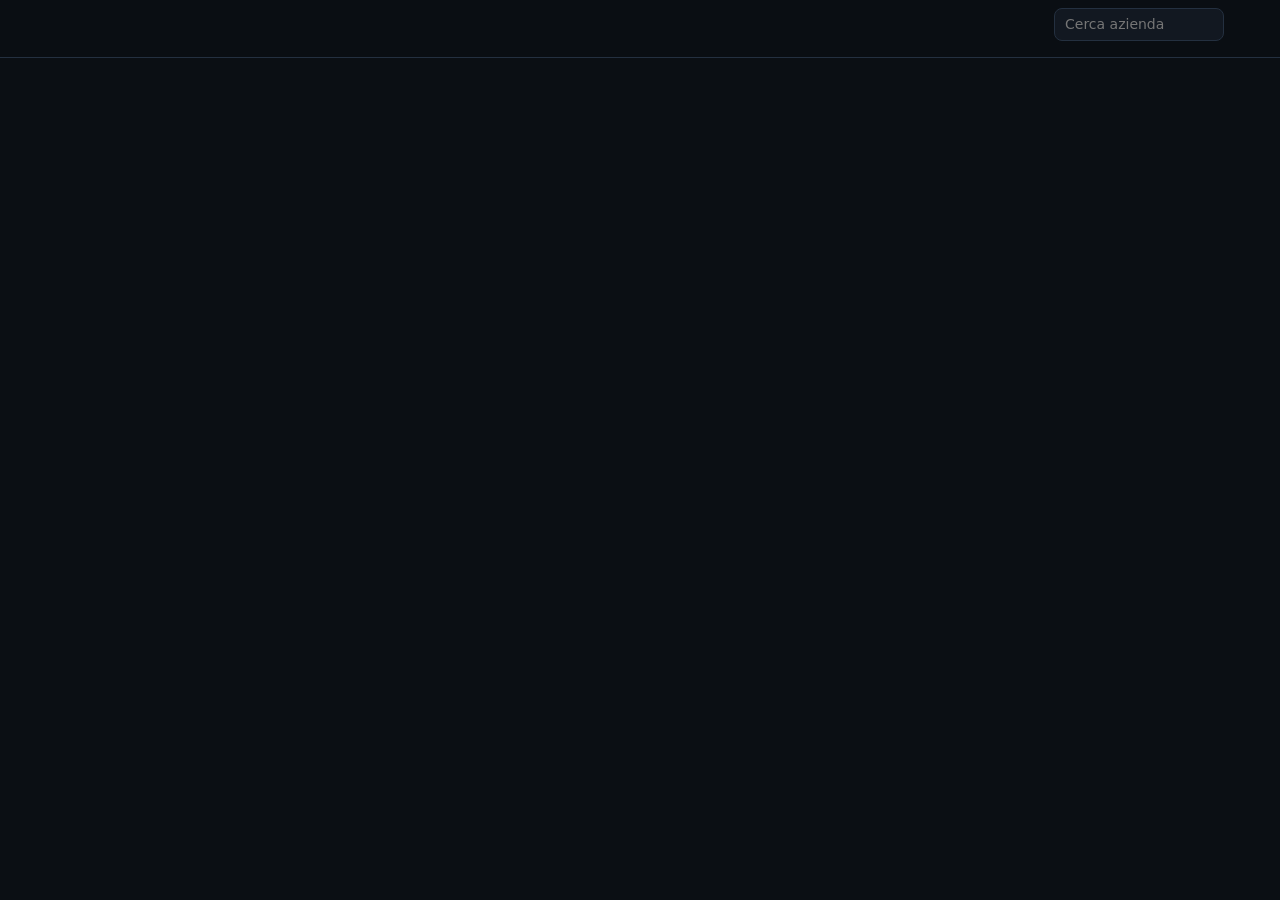
<file: intelligence/tpl.html>
<!DOCTYPE html>
<html lang="it"><head><meta charset="utf-8">
<meta name="robots" content="noindex,nofollow,noarchive,nosnippet,noimageindex">
<meta name="viewport" content="width=device-width,initial-scale=1">
<meta name="theme-color" content="#0b0f14">
<title>Intelligence</title>
<style>
:root{--mono:ui-monospace,Menlo,monospace;--ex:var(--ac);--bg:#0b0f14;--p:#121821;--p2:#18202b;--ln:#243040;--tx:#e8eef5;--mut:#8796a8;--me:#f5a524;--ac:#5b9cf0;--red:#ef6f6c;--grn:#5fd08a}
*{box-sizing:border-box}html,body{margin:0}
body{background:var(--bg);color:var(--tx);font:14px/1.5 Inter,system-ui,-apple-system,Segoe UI,Roboto,sans-serif}
a{color:var(--ac)}button,input,select{font:inherit;color:inherit}
.wrap{max-width:1200px;margin:0 auto;padding:0 16px}
.bar{position:sticky;top:0;z-index:20;background:rgba(11,15,20,.94);backdrop-filter:blur(6px);border-bottom:1px solid var(--ln)}
.r1,.r2{display:flex;align-items:center;gap:8px 18px;padding:8px 0}.r2{padding-top:0;justify-content:space-between}
.logo{text-decoration:none;color:var(--tx);line-height:1.05;white-space:nowrap}.logo b{display:block;font-weight:800;letter-spacing:.14em;font-size:14px}.logo span{font-size:9.5px;letter-spacing:.3em;color:var(--mut);text-transform:uppercase}
.tabs{display:flex;gap:4px;overflow-x:auto;scrollbar-width:none;min-width:0}.tabs::-webkit-scrollbar{display:none}
.tabs a{color:var(--mut);text-decoration:none;font-size:13px;padding:5px 10px;border-radius:6px;white-space:nowrap}
.tabs a:hover{color:var(--tx)}.tabs a[aria-current]{color:var(--tx);background:var(--p2);box-shadow:inset 0 -2px 0 var(--me)}
#secs a{font-size:12.5px;padding:3px 9px}#secs a[aria-current]{box-shadow:inset 0 0 0 1px var(--ln)}
#q{margin-left:auto;background:var(--p);border:1px solid var(--ln);border-radius:8px;padding:5px 10px;width:170px}
#slg{font-size:11px;color:var(--mut);white-space:nowrap}#slg span{margin-left:10px}
.sg{font-style:normal;margin-left:4px;font-size:11px;cursor:help}.s-ver{color:var(--grn)}.s-dic{color:var(--ac)}.s-int{color:var(--me)}.s-val,.s-est{color:var(--mut)}
main{padding:22px 0 30px}
.sh{display:flex;align-items:baseline;gap:10px;margin:0 0 12px}.sh i{font-style:normal;color:var(--me);font:600 12px ui-monospace,Menlo,monospace}.sh h2{margin:0;font-size:20px}
.lead{color:var(--mut);margin:-6px 0 16px;max-width:760px}
.card{background:var(--p);border:1px solid var(--ln);border-radius:10px;padding:14px 16px;margin-bottom:14px}
.card h3{margin:0 0 10px;font-size:11px;letter-spacing:.1em;text-transform:uppercase;color:var(--mut);font-weight:600}
.qg{display:grid;grid-template-columns:repeat(auto-fill,minmax(210px,1fr));gap:1px;background:var(--ln);border:1px solid var(--ln);border-radius:10px;overflow:hidden;margin-bottom:14px}
.qg a{display:flex;flex-direction:column;gap:2px;padding:10px 12px;background:var(--p);color:var(--tx);text-decoration:none;border-top:2px solid var(--qc);min-height:118px}.qg a:hover{background:#111a25}
.qg small{font-size:10px;letter-spacing:.12em;text-transform:uppercase;color:var(--mut)}.qg b{font-size:19px}.qg span{font-size:12px;color:var(--mut)}.qg em{font-style:normal;font-size:11.5px;color:var(--mut);margin-top:auto}.qg svg{width:100%;height:24px;margin-top:4px}
.kpis{display:grid;grid-template-columns:repeat(auto-fill,minmax(230px,1fr));gap:10px;margin-bottom:14px}
.kpi{display:block;text-decoration:none;color:var(--tx);background:var(--p);border:1px solid var(--ln);border-top:2px solid var(--ac);border-radius:10px;padding:12px 14px}
.kpi:hover{border-color:var(--mut)}.kpi small{display:block;font-size:10.5px;letter-spacing:.1em;text-transform:uppercase;color:var(--mut)}
.kpi b{display:block;font-size:24px;margin:2px 0}.kpi span{font-size:12px;color:var(--mut)}.kpi.me{border-top-color:var(--me)}
.feed{list-style:none;margin:0;padding:0}.feed li{display:grid;grid-template-columns:78px 130px 1fr;gap:10px;padding:7px 0;border-top:1px solid var(--ln);font-size:13px}.feed li:first-child{border-top:0}
.feed time,.feed em{color:var(--mut);font-style:normal;font-size:12px}.feed b{font-weight:600;font-size:12px;color:var(--ac);overflow:hidden;text-overflow:ellipsis;white-space:nowrap}.feed a{color:var(--tx);text-decoration:none;overflow-wrap:anywhere;min-width:0}.feed a:hover{text-decoration:underline}
.tw{overflow-x:auto}table{width:100%;border-collapse:collapse;font-size:13px}
th{font-weight:400;color:var(--mut);font-size:11px;text-align:right;padding:6px 8px;white-space:nowrap}th:first-child,td:first-child{text-align:left}
th button{background:none;border:0;color:inherit;cursor:pointer;padding:0}th button[aria-pressed=true]{color:var(--tx)}
td{padding:7px 8px;border-top:1px solid var(--ln);text-align:right;white-space:nowrap}td a{color:inherit;text-decoration:none}
tr.me td{background:var(--p2)}tr.me td:first-child{color:var(--me);font-weight:600}.na{color:var(--ln)}
.seg{display:inline-flex;flex-wrap:wrap;background:var(--p);border:1px solid var(--ln);border-radius:8px;padding:2px;margin-bottom:12px}
.seg button{background:none;border:0;color:var(--mut);padding:4px 10px;border-radius:6px;cursor:pointer;font-size:12.5px}.seg button[aria-pressed=true]{background:var(--p2);color:var(--tx);box-shadow:inset 0 0 0 1px var(--ln)}
.sbar{display:grid;grid-template-columns:minmax(90px,180px) 1fr 110px;gap:10px;align-items:center;font-size:13px;margin:5px 0}
.sbar span{color:var(--mut);overflow:hidden;text-overflow:ellipsis;white-space:nowrap}.sbar div{height:14px;border-radius:3px;background:var(--ac);opacity:.8}
.sbar b{font-weight:500;text-align:right}.sbar.me span,.sbar.me b{color:var(--me)}.sbar.me div{background:var(--me);opacity:1}
select{background:var(--p);border:1px solid var(--ln);border-radius:8px;padding:4px 8px;margin-bottom:12px}
.leg{display:grid;grid-template-columns:auto auto 1fr auto;gap:6px 12px;font-size:13px;align-items:baseline}.leg span{color:var(--mut)}
.note{font-size:12px;color:var(--mut)}
.pager{display:flex;justify-content:space-between;gap:10px;padding:0 16px 30px}.pager a{color:var(--mut);text-decoration:none;font-size:13px;border:1px solid var(--ln);border-radius:8px;padding:8px 12px}.pager a:hover{color:var(--tx)}
footer{color:var(--mut);font-size:11.5px;padding-bottom:40px}
.ch{width:100%;height:auto;display:block}.ch text:not([fill]){fill:var(--mut)}.ch text:not([font-size]){font-size:11px}.ch .gl{stroke:var(--ln);stroke-dasharray:2 4}
.chips{display:flex;flex-wrap:wrap;gap:4px;margin-bottom:8px}.chips button{background:var(--p2);border:1px solid var(--ln);color:var(--mut);border-radius:99px;padding:2px 9px;font-size:11.5px;cursor:pointer}
.chips button[aria-pressed=true]{color:var(--tx);border-color:var(--ac)}.chips button.me{color:var(--me)}
.ok{color:var(--grn);font-weight:400}.sub{display:block;color:var(--mut);font-size:11px;white-space:normal}
table.mx td,table.mx th{text-align:center}table.mx td:first-child{text-align:left;white-space:normal;min-width:150px}
em.up{color:var(--grn);font-style:normal}em.dn{color:var(--red);font-style:normal}
.maprow{display:grid;grid-template-columns:minmax(0,1fr) minmax(0,1fr);gap:14px;align-items:start}
.map{width:100%;max-height:640px}.map .rg path{fill:var(--p2);stroke:var(--ln);stroke-width:.8}.map circle{fill:var(--ac);stroke:var(--bg);stroke-width:1.2;opacity:.9}.map circle.me{fill:var(--me)}.map circle.t-altro{opacity:.55}
.lgd{color:var(--ac)}.lgd.me{color:var(--me)}
.tgrid{display:grid;grid-template-columns:repeat(auto-fill,minmax(280px,1fr));gap:12px}.tgrid .card{margin:0}.card.mine{border-color:var(--me)}
.sbar.sm{grid-template-columns:90px 1fr 34px;margin:3px 0}.sbar.sm div{height:8px}
.nvg{display:grid;grid-template-columns:repeat(auto-fill,minmax(260px,1fr));gap:12px}.nv{border:1px solid var(--ln);border-radius:10px;padding:12px 14px;background:var(--p2);position:relative}.nv.me{border-color:var(--me)}.nv small{display:block;font:600 10px var(--mono);text-transform:uppercase;letter-spacing:.06em;color:var(--mut)}.nv b{display:block;font-size:15px;margin:4px 0 2px}.nv b a{color:var(--tx);text-decoration:none}.nh{display:flex;justify-content:space-between;gap:10px;align-items:baseline}.nv .np{font:700 13px var(--mono);color:var(--me);white-space:nowrap}.nv p{margin:4px 0;color:var(--mut);font-size:13px;line-height:1.45}.nv em{font-style:normal;font-size:12px}
.pks{display:flex;align-items:flex-end;gap:10px;overflow-x:auto;padding:14px 6px 0;margin-top:8px;background:linear-gradient(#0e141c,#121a24);border-radius:8px 8px 0 0}
.pkb{flex:0 0 auto;width:92px;text-align:center;cursor:pointer}.pkb .pki{height:180px;display:flex;align-items:flex-end;justify-content:center}.pkb img{max-width:100%;object-fit:contain;filter:drop-shadow(0 6px 8px rgba(0,0,0,.5))}
.pkb small{display:block;font:600 10px/1.25 var(--mono);color:var(--mut);margin:6px 0 8px;min-height:26px}.pkb.me small{color:var(--me)}.pkb.me .pki{background:radial-gradient(60px 80px at 50% 80%,rgba(214,7,35,.22),transparent 70%)}
.pkfm{display:grid;grid-template-columns:1fr 1fr;gap:10px;margin:8px 0}.pkfm>div{border:1px solid var(--ln);border-radius:8px;padding:8px 10px}.pkfm b{display:block;font-size:12px;color:var(--mut);margin-bottom:6px}.pkfm span{display:inline-block;margin:0 6px 4px 0;padding:2px 7px;border-radius:10px;background:var(--p2);font-size:12px;cursor:help}.pkfm span.me{color:var(--me);box-shadow:inset 0 0 0 1px var(--me)}
.pkf{height:12px;background:linear-gradient(#5a6472,#2c333d);border-radius:0 0 4px 4px;box-shadow:0 6px 12px rgba(0,0,0,.4)}
.pkt2{display:grid;grid-template-columns:96px 1fr;gap:12px;align-items:start}.pki.sm{background:#fff;border-radius:6px;height:130px;display:flex;align-items:center;justify-content:center;overflow:hidden}.pki.sm img{max-width:92%;object-fit:contain}
.lt.open .pkt2{grid-template-columns:180px 1fr}.lt.open .pki.sm{height:270px}
.pkn{font:600 10px var(--mono);color:var(--mut);display:block}.pkm{font-size:18px;margin-left:4px}.pke{color:var(--tx);font-style:italic;margin:6px 0 2px;font-size:13px}.pkv{color:var(--mut);font-size:12.5px;margin:2px 0;line-height:1.4}
.pko{display:grid;grid-template-columns:minmax(0,300px) minmax(0,1fr);gap:18px;margin-top:12px}.pko h4{margin:10px 0 4px;font:600 10.5px var(--mono);text-transform:uppercase;color:var(--mut)}.pko ul{margin:0;padding-left:18px}.pko p{margin:4px 0;line-height:1.45}
.pkc{display:grid;grid-template-columns:1fr auto 18px;gap:8px;align-items:center;font-size:12px;margin:4px 0}.pkc span{color:var(--mut)}.pkc b{display:flex;gap:3px}.pkc i{width:9px;height:9px;border-radius:50%;background:var(--ln)}.pkc i.on{background:var(--ac)}.lt.me .pkc i.on{background:var(--me)}.pkc em{font-style:normal;text-align:right}
.pkh td:first-child{white-space:nowrap}.pkd{margin-top:10px;font-size:13px}.pkd dt{font-weight:600;margin-top:6px}.pkd dd{margin:0;color:var(--mut)}.pkme h4{margin:12px 0 4px;font:600 10.5px var(--mono);text-transform:uppercase;color:var(--mut)}
@media(max-width:620px){.pko{grid-template-columns:1fr}.lt.open .pkt2{grid-template-columns:1fr}.lt.open .pki.sm{height:220px}.pkb{width:74px}.pkb .pki{height:140px}}
.vpl{display:grid;gap:0;margin:6px 0 14px}.vpi{display:grid;grid-template-columns:120px 1fr;gap:14px;padding:10px 0;border-top:1px solid var(--ln)}.vpd time{display:block;font:600 12px ui-monospace,Menlo,monospace;color:var(--tx)}.vpd i{display:inline-block;margin-top:5px;font:normal 600 10px/1.3 system-ui;padding:2px 7px;border-radius:9px;color:var(--c);border:1px solid var(--c)}.vpt b{font-weight:600;font-size:14px}.vpt p{margin:3px 0 4px;color:var(--mut);font-size:13px;line-height:1.45;max-width:78ch}.vpt a{font-size:12px;color:var(--ac);text-decoration:none}.vph{margin:6px 0 6px;font:600 11px ui-monospace,Menlo,monospace;text-transform:uppercase;color:var(--mut)}
@media(max-width:620px){.vpi{grid-template-columns:1fr;gap:4px}.vpd{display:flex;gap:8px;align-items:center}.vpd i{margin:0}}
th.meh{color:var(--me)}
/* logo, nastro ULTIME, barre divergenti e impilate */
.logo{display:flex;align-items:center;gap:10px}#lgi{height:26px;background:#fff;border-radius:6px;padding:4px 8px;box-sizing:content-box;display:block}.lgt{font-style:normal}
.tick{display:flex;align-items:center;background:var(--p);border:1px solid var(--ln);border-radius:8px;overflow:hidden;margin-bottom:14px;font-size:12.5px}
.live{background:var(--me);color:#fff;font:700 10px ui-monospace,Menlo,monospace;letter-spacing:.14em;padding:9px 11px;flex:none}.tk{overflow:hidden;flex:1;mask-image:linear-gradient(90deg,transparent,#000 3%,#000 97%,transparent)}
.tick.pt{margin-top:-8px}.tick.pt .live{background:var(--ac)}.tick.pt .tkm{animation-duration:160s}.tkm i{font-style:normal;color:var(--mut);margin-right:6px}.tkm .pty{font-size:9.5px;text-transform:uppercase;letter-spacing:.06em;border:1px solid var(--ln);border-radius:3px;padding:0 4px;margin-right:6px}
.tkm{display:inline-flex;gap:38px;white-space:nowrap;padding-left:16px;animation:tk 110s linear infinite}.tick:hover .tkm{animation-play-state:paused}.tkm a{color:var(--tx);text-decoration:none}.tkm b{color:var(--ac);font-weight:600;margin-right:4px}.tkm em{color:var(--mut);font-style:normal}
@keyframes tk{to{transform:translateX(-50%)}}@media(prefers-reduced-motion:reduce){.tkm{animation:none}.tk{overflow-x:auto}}
.dbar{display:grid;grid-template-columns:minmax(90px,170px) 1fr 56px;gap:10px;align-items:center;font-size:13px;margin:5px 0}.dbar span{color:var(--mut);overflow:hidden;text-overflow:ellipsis;white-space:nowrap}
.dbar div{position:relative;height:12px}.dbar div::after{content:'';position:absolute;left:50%;top:-4px;bottom:-4px;border-left:1px solid var(--mut)}.dbar i{position:absolute;top:0;bottom:0;border-radius:2px}.dbar b{text-align:right;font-weight:500}
.sbar div.stk{display:flex;background:none;opacity:1;overflow:hidden}.stk i{display:block;height:100%}
@media(max-width:720px){#lg2{display:none}}
/* marchio, standing, engagement */
.lgg{display:grid;grid-template-columns:repeat(auto-fill,minmax(250px,1fr));gap:14px;margin-top:14px}.lgc h3{margin-top:10px}
.lgt2{background:#fff;border-radius:8px;height:92px;display:flex;align-items:center;justify-content:center;padding:12px}.lgt2 img{max-width:100%;max-height:68px;object-fit:contain}
.sw{display:inline-flex;gap:4px;align-items:center;vertical-align:middle}.sw i{width:18px;height:18px;border-radius:4px;border:1px solid var(--ln);display:inline-block}
.clm{font-style:italic;color:var(--tx);margin:8px 0}ul.bpl{margin:0;padding-left:18px;line-height:1.6}ul.bpl li{margin:4px 0}
.chips.sm{display:flex;flex-wrap:wrap;gap:6px}.chips.sm span{font-size:12px;background:var(--p2);border:1px solid var(--ln);border-radius:12px;padding:3px 9px}.chips.sm span.me{border-color:var(--me);color:var(--me)}.chips.sm b{color:var(--mut);font-weight:500}
small.sub a{color:var(--mut)}
/* analisi degli esperti */
.swot{display:grid;grid-template-columns:repeat(auto-fit,minmax(260px,1fr));gap:14px}.pgrid{display:grid;grid-template-columns:repeat(auto-fill,minmax(320px,1fr));gap:14px}
.pcard.p1{border-left:3px solid var(--me)}.pcard.p2{border-left:3px solid var(--ac)}.pn{display:inline-block;min-width:22px;height:22px;line-height:22px;text-align:center;border-radius:50%;background:var(--p2);margin-right:8px;font-size:11px}
.paz{background:var(--p2);border-radius:6px;padding:8px 10px}.paz b{display:block;font:600 10px ui-monospace,Menlo,monospace;letter-spacing:.12em;text-transform:uppercase;color:var(--mut);margin-bottom:3px}
.bgrid{display:grid;grid-template-columns:repeat(auto-fill,minmax(280px,1fr));gap:12px}.bc{background:var(--p2);border-radius:8px;padding:12px}.bc h4{margin:0 0 6px}.bc p{margin:5px 0;font-size:13px}.bc b{color:var(--mut);font-weight:600}
.plan{display:grid;grid-template-columns:repeat(auto-fit,minmax(220px,1fr));gap:14px}.plan>div{border-top:2px solid var(--ac);padding-top:8px}
/* scala dei loghi e panel di esperti (come Massini) */
.lsr{display:grid;gap:4px;margin:10px 0 6px}.lsc{display:flex;flex-direction:column;justify-content:flex-end;min-width:0}.lsl{display:flex;flex-direction:column;align-items:center;gap:6px;padding:6px 2px;min-height:140px;justify-content:flex-end}
.lsl img{width:100%;max-width:74px;max-height:38px;object-fit:contain;background:#fff;border-radius:5px;padding:3px}.lsl img.me{outline:3px solid var(--me);outline-offset:1px}.lsc>b{display:block;text-align:center;color:#fff;font:600 11px ui-monospace,Menlo,monospace;padding:4px 0;border-radius:3px}
.lgg2{display:grid;grid-auto-flow:dense;grid-template-columns:repeat(auto-fill,minmax(230px,1fr));gap:8px;align-items:start;margin-top:10px}
.lt{background:var(--p2);border:1px solid var(--ln);border-radius:8px;padding:8px;cursor:pointer}.lt.me{border-color:var(--me)}.lt.open{grid-column:1/-1;border-color:var(--ac);box-shadow:0 0 0 1px var(--ac);cursor:default}
.lt .im{border-radius:6px;height:56px;display:flex;align-items:center;justify-content:center;overflow:hidden;background:#fff;color:#111;font-size:12px}.lt .im img{max-width:86%;max-height:44px;object-fit:contain}.lt.open .im{height:84px;max-width:320px}.lt.open .lts{max-width:420px}.lt.open .im img{max-height:68px}
.ltn{font-size:12.5px;font-weight:600;margin-top:6px;display:flex;align-items:center;justify-content:space-between;gap:4px}.ltn /* analisi di marca a 7 lenti: stili presi da Massini */
.bxm{border:1px solid var(--me);border-radius:8px;padding:10px 12px;margin:8px 0 4px;color:#c5d0dc}
.bxm b{color:var(--me);font-size:12.5px}
.bxm p{margin:5px 0 8px}
.bxm ol{margin:4px 0 0;padding-left:18px}
.bxm li{margin:3px 0}
.tsl b.tmd{position:absolute;top:-3px;width:2px;height:12px;background:#e8eef5;opacity:.45;transform:translateX(-1px)}
.pix{position:sticky;z-index:6;display:flex;flex-wrap:wrap;align-items:center;gap:6px;padding:8px 10px;margin:0 0 12px;background:rgba(10,16,24,.94);backdrop-filter:blur(6px);border:1px solid var(--ln);border-radius:10px}
.pix>span{font:10.5px var(--mono);letter-spacing:.08em;text-transform:uppercase;color:var(--mut);margin-right:4px}
.pix a{font-size:12px;color:var(--mut);text-decoration:none;padding:4px 9px;border-radius:6px;background:var(--p2);border:1px solid transparent;white-space:nowrap}
.pix a b{font:600 10.5px var(--mono);color:var(--me);margin-right:6px}
.pix a:hover,.pix a.on{color:var(--tx);border-color:var(--ln)}
/* Branding: racconto a capitoli e bento */
.chap{padding:20px 22px 22px}
.chap+.chap{margin-top:14px}
.chh{display:flex;gap:16px;align-items:flex-start;margin-bottom:16px}
.chn{font:600 30px/1 var(--mono);color:var(--me);min-width:44px}
.chn.sm{font-size:12px;min-width:0;margin-right:8px}
.chk{font:600 10.5px var(--mono);letter-spacing:.12em;text-transform:uppercase;color:var(--mut)}
.chh h3{margin:4px 0 0;font-size:21px;line-height:1.25;color:var(--tx);font-weight:650}
.chh p{margin:8px 0 0;max-width:78ch;font-size:14px;line-height:1.55;color:#c5d0dc}
.bento{display:grid;grid-template-columns:repeat(4,minmax(0,1fr));gap:10px;grid-auto-flow:dense}
.bento.b3{grid-template-columns:repeat(3,minmax(0,1fr))}
.bento.b2{grid-template-columns:minmax(0,1fr) minmax(0,1.4fr)}
.bt{background:var(--p2);border:1px solid var(--ln);border-radius:14px;padding:16px 18px;min-width:0}
.bt.s2{grid-column:span 2}
.bt.s4{grid-column:1/-1}
.bt.r2{grid-row:span 2}
.bt p{margin:6px 0 0;font-size:13px;line-height:1.5;color:#c5d0dc}
.btk2{display:flex;align-items:center;font:600 10.5px var(--mono);letter-spacing:.1em;text-transform:uppercase;color:var(--mut);margin-bottom:8px}
.bt3{display:grid;grid-template-columns:repeat(3,1fr);gap:8px}
.bt3>div{text-align:center;font-size:11.5px;color:var(--mut)}
.bt3 .bsl{height:58px;margin-bottom:4px}
.btq{font-size:17px!important;line-height:1.4!important;color:var(--tx)!important;font-weight:500;margin-top:14px!important}
.kn{font:600 36px/1 var(--mono);color:var(--tx)}
.kn small{font-size:15px;color:var(--mut);margin-left:3px}
.kl{margin-top:8px;font-size:13px;line-height:1.4;color:#c5d0dc}
.kf{margin-top:10px;font-size:11px;color:var(--mut)}
.kb{margin-top:10px;display:grid;gap:5px}
.kb>div{display:grid;grid-template-columns:120px 1fr 52px;align-items:center;gap:8px;font-size:11.5px;color:#c5d0dc}
.kb i{height:8px;background:#0b1118;border-radius:4px;overflow:hidden}
.kb u{display:block;height:100%;border-radius:4px}
.kb b{font:600 11.5px var(--mono);color:var(--tx);text-align:right}
.bt-q{display:flex;align-items:flex-start;gap:4px}
.bt-q b{font-size:15px;line-height:1.4;color:var(--tx);font-weight:600}
.bt-q .chn{font-size:22px;min-width:30px}
.op{display:flex;flex-direction:column}
.opt{display:flex;align-items:center;gap:9px}
.opt b{font-size:14.5px;color:var(--tx)}
.opl{display:inline-grid;place-items:center;width:24px;height:24px;border-radius:7px;background:#0b1118;border:1px solid var(--ln);font:700 12px var(--mono);color:var(--me);flex:none}
.ops{min-height:3em}
/* albero verticale: radice in alto, rami sotto con una linea a sinistra; sta in qualsiasi colonna */
.btr{display:flex;flex-direction:column;align-items:stretch;margin:12px 0 6px;min-width:0}
.btn{font:600 11px/1.35 var(--mono);letter-spacing:.02em;color:var(--tx);background:#0b1118;border:1px solid var(--ln);border-radius:6px;padding:6px 9px;white-space:normal;overflow-wrap:anywhere;min-width:0}
.btn.top{border-color:#c5d0dc;font-size:12px;align-self:flex-start;max-width:100%}
.btn.mi{border-color:#EC731C;color:#f3a76a}
.btn.mf{border-color:#5b9cf0;color:#9cc2f5}
.btk{display:flex;flex-direction:column;gap:6px;position:relative;margin:6px 0 0 12px;padding-left:14px}
.btk:before{content:'';position:absolute;left:0;top:-6px;bottom:14px;border-left:1px solid var(--mut)}
.btk>.btn{position:relative;font-weight:500;color:#c9d3de}
.btk>.btn:before{content:'';position:absolute;left:-14px;top:13px;width:13px;border-top:1px solid var(--mut)}
.btr.rot .btk>.x:before{border-color:#ef6f6c;border-style:dashed}
.btr.rot .btk>.x{border-style:dashed}
.lv3{display:grid;gap:5px;margin-top:12px;padding-top:10px;border-top:1px solid var(--ln)}
.lv3>div{display:grid;grid-template-columns:1fr auto 52px;align-items:center;gap:8px;font-size:11.5px;color:#c5d0dc}
.lv3 i{display:flex;gap:3px}
.lv3 u{width:16px;height:6px;border-radius:3px;background:#24303d}
.lv3 i.am u.on{background:#f5a524}
.lv3 i.rd u.on{background:#ef6f6c}
.lv3 i.gr u.on{background:#3fb950}
.lv3 em{font-style:normal;font-size:11px;color:var(--mut)}
.opd{margin-top:10px}
.opd summary{cursor:pointer;font-size:12px;color:var(--ex)}
.opd p{font-size:12.5px}
.opw{overflow-x:auto}
.opc{width:100%;border-collapse:separate;border-spacing:0;min-width:760px;font-size:12.5px}
.opc th,.opc td{text-align:left;vertical-align:top;padding:9px 10px;border-bottom:1px solid var(--ln);white-space:normal;line-height:1.45}
.opc thead th{font-size:12.5px;color:var(--tx)}
.opc thead th .opl{margin-right:7px;width:20px;height:20px;font-size:11px}
.opc tbody th{width:130px;font:600 10.5px var(--mono);letter-spacing:.06em;text-transform:uppercase;color:var(--mut)}
.opc td{color:#c5d0dc}
.lzm{display:grid;grid-template-columns:230px 1fr;gap:22px;align-items:start;margin-bottom:6px}
.lzt{border-collapse:collapse;width:100%}
.lzt th{font:700 12px var(--mono);color:var(--me);padding:4px 6px;text-align:center}
.lzt td{padding:6px;border-top:1px solid var(--ln);text-align:center}
.lzt td:first-child{text-align:left}
.lzt tbody tr{cursor:pointer}
.lzt tbody tr:hover td{background:#121a24}
.lzdot{display:inline-block;width:12px;height:12px;border-radius:50%;background:var(--me)}
.lzo{display:inline-block;width:8px;height:8px;border-radius:50%;border:1px solid #33414f}
.dec .bt{border-color:var(--me)}
.dec1{display:flex;flex-direction:column;align-items:stretch;gap:12px}
.dec1 .btr{align-self:center}
.flw{display:grid;gap:6px}
.flr{display:grid;grid-template-columns:minmax(0,1fr) 28px minmax(0,1.2fr);align-items:center;gap:8px}
.fla,.flb{background:var(--p2);border:1px solid var(--ln);border-radius:10px;padding:10px 14px;font-size:13px;color:#c5d0dc}
.fla b{display:block;color:var(--tx);font-size:13.5px}
.fla span{font:12px var(--mono);color:var(--mut)}
.flb{border-color:#3a4a5c;color:var(--tx)}
.flr>i{font-style:normal;text-align:center;color:var(--me);font-size:18px}
.tml{display:grid;grid-template-columns:repeat(4,minmax(0,1fr));gap:12px;position:relative;padding-top:18px}
.tml:before{content:'';position:absolute;top:6px;left:6px;right:6px;border-top:2px solid var(--ln)}
.tml>div{position:relative}
.tmd{position:absolute;top:-17px;left:0;width:12px;height:12px;border-radius:50%;background:var(--me)}
.tml b{font:600 13px var(--mono);color:var(--tx)}
.tml p{margin:6px 0 0;font-size:13px;line-height:1.5;color:#c5d0dc}
@media(max-width:1000px){.bento{grid-template-columns:repeat(2,minmax(0,1fr))}.tml{grid-template-columns:repeat(2,minmax(0,1fr))}}
@media(max-width:620px){.bento,.bento.b3,.bento.b2{grid-template-columns:1fr}.bt.s2{grid-column:auto}.tml{grid-template-columns:1fr}.flr{grid-template-columns:1fr}.flr>i{transform:rotate(90deg)}.chap{padding:16px}.chn{font-size:22px;min-width:30px}.btn{font-size:10px;padding:5px 6px}}
.lzx{margin-top:10px}
.lzhd{display:flex;align-items:center;gap:14px}
.lzn{display:flex;flex-direction:column;gap:3px;flex:1;min-width:0}
.lzn b{font-size:18px;color:var(--tx)}
.lzn .note{font-size:10.5px}
.lzsc{text-align:right}
.lzsc>div{display:flex;align-items:center;gap:8px;margin-top:5px;justify-content:flex-end}
.lzsc b{font-size:13.5px;color:var(--tx)}
.lzpr{border-color:#3a4a5c}
.lzp3{display:grid;grid-template-columns:repeat(3,minmax(0,1fr));gap:18px}
.lzp3>div{border-top:2px solid var(--me);padding-top:8px}
.lzp3 h5{margin:0;font:600 10.5px var(--mono);letter-spacing:.08em;text-transform:uppercase;color:var(--tx)}
.lzp3 p{margin:6px 0 0;font-size:13px;line-height:1.5;color:#c5d0dc}
.lzbs{background:transparent;border-style:dashed}
.lzbs p{font-size:12.5px;color:var(--mut)}
@media(max-width:620px){.lzp3{grid-template-columns:1fr}.lzhd{flex-wrap:wrap}.lzn{flex:1 1 60%}.lzsc{text-align:left;flex:1 1 100%}.lzsc>div{justify-content:flex-start}}
.lcv{border-color:var(--me)}
.lcg .bsl{height:64px;margin-bottom:10px}
.lcn{display:block;font-size:16px;color:var(--tx);margin:2px 0 4px}
.lcg h5{margin:12px 0 4px;font:600 10.5px var(--mono);letter-spacing:.08em;text-transform:uppercase;color:var(--mut)}
.lcl{margin:0;padding:0;list-style:none;display:grid;gap:5px}
.lcl li{position:relative;padding-left:16px;font-size:13px;line-height:1.45;color:#c5d0dc}
.lcl li:before{content:'';position:absolute;left:2px;top:.5em;width:7px;height:7px;border-radius:50%}
.lcl.ok li:before{background:#3fb950}
.lcl.ko li:before{background:#ef6f6c}
.lcr2{margin-top:12px;padding:10px 12px;border-left:3px solid var(--me);background:#0b1118;border-radius:0 8px 8px 0}
.lcr2 h5{margin-top:0}
.lcr2 p{margin:0;font-size:13px;line-height:1.45;color:var(--tx)}
.lcvx{display:grid;grid-template-columns:repeat(5,minmax(0,1fr));gap:10px}
@media(max-width:1180px){.lcvx{grid-template-columns:repeat(2,minmax(0,1fr))}.lcvx>:last-child:nth-child(odd){grid-column:1/-1}}
@media(max-width:620px){.lcvx{grid-template-columns:1fr}}
.lcvx .chk{display:flex;align-items:center}
.lcb .bsl{height:64px;margin-bottom:8px}
.lzi{width:22px;height:22px;border-radius:5px;background:#fff;object-fit:contain;padding:2px;flex:none}
.lzi.ph{padding:0;object-fit:cover;object-position:50% 15%;border-radius:50%}
.lzi.big{width:52px;height:52px;border-radius:10px;padding:5px}
.lzi.big.ph{padding:0;border-radius:50%}
.lzi.wd{width:auto;height:22px;background:#000;padding:6px 6px;object-fit:contain}
.lzi.big.wd{width:auto;height:52px;padding:16px 12px}
.lzv{font-size:13px;color:#c5d0dc;margin:4px 0 8px;display:grid;gap:8px;padding:16px;border:1px solid var(--ln);border-radius:10px;background:#0f151d}
.lzv b{color:var(--tx);font-size:15px}
.lzc{display:flex;flex-wrap:wrap;gap:6px;margin:0 0 10px}
.lzc button{display:inline-flex;align-items:center;gap:8px;background:var(--p2);border:1px solid var(--ln);color:#c5d0dc;border-radius:8px;padding:6px 8px 6px 11px;cursor:pointer;font:inherit;font-size:12.5px}
.lzc button:hover{color:var(--tx)}
.lzc button[aria-selected=true]{color:var(--tx);border-color:var(--me);box-shadow:inset 0 0 0 1px var(--me)}
.lzd{display:grid;grid-template-columns:1fr 1.25fr;gap:6px 24px;background:var(--p2);border-radius:10px;padding:14px 16px}
.lzd .lzh{grid-column:1/-1;display:flex;align-items:center;gap:8px;font-size:15px;padding-bottom:6px;border-bottom:1px solid var(--ln)}
.lzd .lzr{border-left:1px solid var(--ln);padding-left:20px}
.lzd h5{margin:10px 0 0;font-size:10.5px;letter-spacing:.08em;text-transform:uppercase;color:var(--mut);font-weight:600}
.lzd p{margin:4px 0 0;font-size:13px;line-height:1.5;color:#c5d0dc}
.lzd p.lzb{font-size:12px;color:var(--mut)}
@media(max-width:760px){.lzd{grid-template-columns:1fr}.lzd .lzr{border-left:0;padding-left:0}.pix{position:static}}
.scb{display:inline-block;min-width:20px;text-align:center;border:1px solid var(--ln);border-radius:5px;padding:0 5px;font:600 12px var(--mono);color:var(--mut)}
.scb.on{border-color:var(--me);color:var(--me)}
.scp{font:10px var(--mono);text-transform:uppercase;color:var(--mut);margin-right:4px}
.bph{margin:14px 0 8px;font-size:10.5px;letter-spacing:.08em;text-transform:uppercase;color:var(--mut);font-weight:600}
.bpl{margin:0;padding-left:18px;font-size:13px;line-height:1.45;color:#c5d0dc}
.bpl li{margin:4px 0}
.bpd{margin:8px 0}
.bpd summary{cursor:pointer;color:var(--ex);font-size:12.5px}
.bsl{height:64px;display:flex;align-items:center;justify-content:center;background:#fff;border-radius:8px;margin-bottom:10px;padding:8px}
.bsl img{max-height:48px;max-width:80%}
.inbar.op{-webkit-mask-image:linear-gradient(90deg,#000 70%,transparent);mask-image:linear-gradient(90deg,#000 70%,transparent)}
.lcr2{display:grid;grid-template-columns:110px 1fr 28px;gap:8px;align-items:center;margin:5px 0}
.lcr2>b{font-family:var(--mono);text-align:right}
.lcg{display:grid;gap:8px}
.lcg div{display:grid;grid-template-columns:34px 1fr;column-gap:10px;align-items:center}
.lcg i{grid-row:span 2;width:34px;height:34px;border-radius:6px}
.lcg span{font-size:12px;color:var(--mut)}
.lzk{font:700 54px/1 var(--mono);color:var(--me)}
.lzk small{font-size:22px;color:var(--mut)}
.lzbar{display:flex;height:22px;border-radius:5px;overflow:hidden;background:var(--ln)}
.lzbar i{font:700 11px/22px var(--mono);font-style:normal;text-align:center;background:#3a4656;color:var(--tx)}
.lzbar i.on{background:var(--me);color:#111}
.lzt td:first-child{display:grid;grid-template-columns:30px 1fr;column-gap:10px;align-items:center}
.lzt td:first-child .lzi{grid-row:span 2;width:30px;height:30px;object-fit:contain;margin:0}
.lzt td:first-child .note{display:block;font-size:11px}
.lzt th:nth-child(2),.lzt td:nth-child(2){background:#f5a52414}
.dpc{display:grid;grid-template-columns:1fr 1fr;gap:10px}
.dpc div{font-size:12.5px;color:#c5d0dc;padding:10px;border-radius:8px;background:#0f151d;border:1px solid var(--ln)}
.dpc b{display:block;font:700 11px var(--mono);color:var(--me);text-transform:uppercase;margin-bottom:4px}
@media(max-width:760px){.lzm,.dpc{grid-template-columns:1fr}}

.std td{white-space:normal;text-align:left}.std td:nth-child(n+4):nth-child(-n+7){text-align:right}
@media(max-width:620px){.lzk small{white-space:nowrap}}
.bpl li,.chap a,.chap small,.kf{overflow-wrap:anywhere}
.lgax{position:relative;margin:14px 18px 6px}.lgpt{position:absolute;transform:translateX(-50%);display:flex;flex-direction:column;align-items:center;gap:2px}.lgpt img{width:70px;height:34px;object-fit:contain;background:#fff;border-radius:5px;padding:3px}.lgpt.me img{outline:3px solid var(--me);outline-offset:1px}.lgpt b{font:600 10px var(--mono);color:var(--mut)}.lgal{position:absolute;left:0;right:0;bottom:0;height:30px;border-top:1px solid var(--ln)}.lgal span{position:absolute;transform:translateX(-50%);top:4px;font:600 10px var(--mono);color:var(--mut);display:flex;flex-direction:column;align-items:center;gap:3px}.lgal i{width:2px;height:8px;margin-top:-8px}
@media(max-width:620px){.lgpt img{width:44px;height:24px}.lgax{margin:14px 10px 6px}}
.nmb{display:flex;height:auto;border-radius:8px;overflow:hidden;margin:10px 0 14px;font:600 12px var(--mono)}.nmb>div{padding:8px 10px;color:#0b0f14;min-width:0}.nmb b{font-size:18px}.nmb span{display:block;font:400 11px/1.3 system-ui,sans-serif;margin-top:3px}
.nmb .togliere,.nmv.togliere{background:var(--grn)}.nmb .tenere,.nmv.tenere{background:var(--red)}.nmb .dipende,.nmv.dipende{background:#f5a524}
.nmv{font:600 9.5px var(--mono);text-transform:uppercase;letter-spacing:.06em;color:#0b0f14;padding:2px 7px;border-radius:9px;margin-left:6px}
.nml{display:grid;grid-template-columns:repeat(auto-fill,minmax(260px,1fr));gap:10px}.nml>div{background:var(--p2);border:1px solid var(--ln);border-radius:10px;padding:10px 12px;cursor:pointer;display:grid;grid-template-columns:auto 1fr auto;gap:4px 8px;align-items:center}.nml p{grid-column:1/-1;margin:4px 0 0;font-size:12.5px;line-height:1.45;color:#c5d0dc}
.pgh{font:600 12px var(--mono);letter-spacing:.12em;text-transform:uppercase;color:var(--mut);margin:26px 0 10px;padding-top:14px;border-top:1px solid var(--ln)}
.tkk{margin-left:0}
.lts{display:grid;grid-template-columns:repeat(3,1fr);gap:4px;margin:6px 0 2px}.lts span{background:rgba(255,255,255,.03);border:1px solid var(--ln);border-radius:6px;padding:3px 6px;display:flex;flex-direction:column}.lts i{font:600 9px ui-monospace,Menlo,monospace;letter-spacing:.06em;text-transform:uppercase;color:var(--mut);font-style:normal}.lts b{font:700 15px ui-monospace,Menlo,monospace}.lts small{font-size:10px;color:var(--mut);font-weight:400}
.lte{font-size:11px;color:var(--mut);margin-top:5px}.ltv{margin:5px 0 0;font-size:12px;line-height:1.4}
.lv{display:grid;grid-template-columns:auto auto;justify-content:space-between;gap:1px 8px;font-size:11px;color:var(--mut);margin-top:6px;padding-top:6px;border-top:1px solid var(--ln)}.lt.open .lv{grid-template-columns:repeat(3,auto auto);column-gap:18px;justify-content:start}
.dt{color:var(--me);letter-spacing:1px;white-space:nowrap}.dt i{font-style:normal;color:var(--ln)}
.ltm{margin-top:10px;border-top:1px solid var(--ln);padding-top:8px}.lth{font:600 10px ui-monospace,Menlo,monospace;letter-spacing:.08em;text-transform:uppercase;color:var(--mut);margin:8px 0 4px}.lth.ok{color:var(--grn)}.lth.ko{color:var(--red)}
.ltpc{display:grid;grid-template-columns:1fr 1fr;gap:16px;margin-top:6px}.ltpc ul{margin:0;padding-left:16px;font-size:12px;line-height:1.45;color:#c5d0dc;display:grid;gap:4px}
.ltl{margin:8px 0 0;padding:5px 9px;border-left:2px solid var(--me);font-size:12px;line-height:1.45}.ltl b{display:block;font:600 9.5px ui-monospace,Menlo,monospace;letter-spacing:.06em;text-transform:uppercase;color:var(--mut);margin-bottom:2px}
.ltx{display:flex;flex-wrap:wrap;gap:6px 14px;align-items:center;margin-top:10px;font-size:12px}
.lgme{display:grid;grid-template-columns:260px 1fr;gap:18px;align-items:start;margin-bottom:10px}.lgsint{font-size:14.5px;line-height:1.6;margin:0 0 6px}
.mvt{width:100%;border-collapse:collapse;font-size:12px}.mvt th{text-align:left;font:600 9.5px ui-monospace,Menlo,monospace;text-transform:uppercase;color:var(--mut);padding:4px 6px}.mvt td{white-space:normal;border-top:1px solid var(--ln);padding:5px 6px;vertical-align:top}.mvt td:not(:first-child){color:var(--mut)}
.lgcr{margin-top:12px;font-size:12.5px;color:#c5d0dc}.lgcr summary{cursor:pointer;color:var(--ac)}.lgcr dl{display:grid;grid-template-columns:140px 1fr;gap:4px 12px}.lgcr dt{color:var(--tx);font-weight:600}.lgcr dd{margin:0}
@media(max-width:720px){.lgme,.ltpc{grid-template-columns:1fr}.lt.open .lv{grid-template-columns:auto auto}.lgcr dl{grid-template-columns:1fr}}
.tkk{font:600 10px ui-monospace,Menlo,monospace;letter-spacing:.08em;text-transform:uppercase;color:#0b0f14;padding:2px 7px;border-radius:9px;vertical-align:middle;margin-left:6px}
.exr{display:grid;grid-template-columns:130px 62px 1fr;gap:8px;align-items:baseline;font-size:12.5px;border-top:1px solid var(--ln);padding:5px 0}.exr span{color:var(--mut)}.exr p{margin:0}.exr i{display:inline-flex;gap:2px}.exr i b{width:9px;height:9px;border-radius:50%;background:var(--p2);border:1px solid var(--ln)}.exr i b.on{background:var(--ac);border-color:var(--ac)}.mine .exr i b.on{background:var(--me);border-color:var(--me)}
details summary{cursor:pointer;color:var(--ac);font-size:13px;margin:8px 0}
@media(max-width:720px){.lsr{overflow-x:auto;grid-template-columns:repeat(10,64px)!important}.exr{grid-template-columns:1fr 62px}.exr p{grid-column:1/-1}}
/* livello Massini: etichette in monospazio, mappa del mondo, viste di relazione */
.card h3,.qg small,.kpi small,th,.mini small,.seg button,.chips button{font-family:ui-monospace,Menlo,monospace}
#tip{position:fixed;z-index:50;pointer-events:none;background:rgba(11,15,20,.96);border:1px solid var(--ln);border-radius:6px;padding:5px 8px;font:11.5px/1.4 ui-monospace,Menlo,monospace;max-width:320px}
.rgx{display:grid;grid-template-columns:minmax(0,1fr) 330px;gap:14px;align-items:start}.rgx .card{margin-bottom:14px}
.rgx .feed li{grid-template-columns:52px 1fr;gap:0 8px}.rgx .feed a{grid-column:2}
.wm{width:100%;display:block;background:#090d12;border-radius:8px}.wm .land path{fill:#0f1620;stroke:#1b2531;stroke-width:.4}.wm .land path.home{fill:color-mix(in srgb,var(--me) 25%,#0f1620)}
.wm .arc{fill:none;stroke-linecap:round;opacity:.8}.wm circle{fill:var(--ac);stroke:#090d12;stroke-width:.3;cursor:pointer}.wm circle.me{fill:var(--me)}.wm rect{cursor:pointer;stroke:#090d12;stroke-width:.2}
.pul{fill:none!important;stroke:var(--me)!important;transform-box:fill-box;transform-origin:center;animation:pu 2.2s ease-out infinite}@keyframes pu{from{transform:scale(1);opacity:.9}to{transform:scale(5);opacity:0}}
@media(prefers-reduced-motion:reduce){.pul{animation:none}}
.mini{display:grid;grid-template-columns:repeat(2,minmax(0,1fr));gap:6px;margin-bottom:10px}.mini.wide{grid-template-columns:repeat(auto-fill,minmax(170px,1fr))}
.mini div{background:var(--p2);border-radius:6px;padding:6px 8px}.mini small{display:block;font-size:9.5px;letter-spacing:.06em;color:var(--mut);text-transform:uppercase;overflow:hidden;text-overflow:ellipsis;white-space:nowrap}.mini b{font-size:15px}.mini span{color:var(--mut);font-size:11px;margin-left:6px}
.qg.sm{grid-template-columns:repeat(auto-fill,minmax(150px,1fr))}.qg.sm a{min-height:0}.qg.sm b{font-size:17px}.qg a[aria-current]{background:var(--p2)}
table.vm th{white-space:normal;min-width:64px;vertical-align:bottom}table.vm td{font:12px ui-monospace,Menlo,monospace}
.lnk{background:none;border:0;padding:0;color:inherit;cursor:pointer;text-align:left}.lnk[aria-pressed=true]{color:var(--ac)}
.plain{list-style:none;padding:0;margin:0}.plain li{padding:4px 0;border-top:1px solid var(--ln);font-size:13px}.plain li:first-child{border-top:0}
.ctl{display:flex;flex-wrap:wrap;gap:6px 14px;align-items:center}.ctl label{font-size:12px;color:var(--mut)}.ctl select{margin:0 0 0 6px}
@media(max-width:900px){.maprow,.rgx{grid-template-columns:minmax(0,1fr)}}
@media(max-width:720px){svg.wd{min-width:620px}.card:has(>svg.wd){overflow-x:auto}}
@media(max-width:720px){.r1{flex-wrap:wrap}#q{width:100%;order:3}#slg{display:none}.feed li{grid-template-columns:70px 1fr}.feed em{display:none}.sbar{grid-template-columns:90px 1fr 80px}}
.disc.stale{border-color:var(--red);color:var(--tx)}.disc{font-size:12.5px;color:var(--mut);border:1px dashed var(--ln);border-radius:8px;padding:8px 12px;margin:0 0 14px}
#qgR{grid-template-columns:repeat(4,1fr)}@media (max-width:900px){#qgR{grid-template-columns:repeat(2,1fr)}}.qg>a.qd b{font-size:15px;line-height:1.25;display:-webkit-box;-webkit-line-clamp:2;-webkit-box-orient:vertical;overflow:hidden}.qg>a.qd span{color:var(--tx);opacity:.85;display:-webkit-box;-webkit-line-clamp:3;-webkit-box-orient:vertical;overflow:hidden}
.qg>a{transition:opacity .4s}.qg>a.nw{animation:qgIn .5s}@keyframes qgIn{from{opacity:0}to{opacity:1}}@media (prefers-reduced-motion:reduce){.qg>a.nw{animation:none}}
.rkn{display:inline-block;background:#fff;color:#111;border-radius:5px;padding:3px 4px;font-size:9.5px;line-height:1.15;max-width:74px;text-align:center}.rkn.me,.lsl img.me{outline:2px solid var(--me)}
.rkref{display:flex;flex-direction:column;align-items:center;gap:2px;font-size:9.5px;color:var(--tx);text-align:center}.rkref img{width:30px;height:30px;object-fit:contain;background:#fff;border-radius:6px;padding:3px}
.rksh{width:100%;border-radius:6px;display:block;border:1px solid var(--ln);max-height:none}.rkpp{display:grid;grid-template-columns:repeat(3,1fr);gap:3px}.rkpp img{width:100%;aspect-ratio:1;object-fit:cover;border-radius:4px;max-height:none}
.rkfull{max-height:520px;overflow-y:auto;border:1px solid var(--ln);border-radius:6px;margin:8px 0}.rkfull img{width:100%;display:block;max-height:none}
.rkt th small{display:block;color:var(--mut);font-weight:400}.rkt td.me,.rkt tr.me td{color:var(--me)}.lt.open{grid-column:1/-1;cursor:default}.rkpa p{margin:4px 0}.rkpa b{color:var(--mut);font:600 10px ui-monospace,Menlo,monospace;text-transform:uppercase;margin-right:6px}
@media(max-width:600px){.rkt{display:block;overflow-x:auto;max-width:100%}.lgg2{grid-template-columns:1fr}}
.pvw{overflow-x:auto}.pvt{width:100%;border-collapse:collapse;font-size:13px}.pvt th,.pvt td{padding:7px 8px;text-align:center!important;border-bottom:1px solid var(--ln);white-space:nowrap}.pvt th:first-child,.pvt td:first-child{text-align:left!important;white-space:normal;min-width:190px}.pvt td:first-child a{color:inherit;text-decoration:none}.pvt td{font-weight:700}.pvt td:first-child{font-weight:500}.pvt .pvme{outline:2px solid var(--me);outline-offset:-2px}.pvt th.pvme{color:var(--me)}.pvpos{color:var(--mut);font-weight:500!important;font-size:12px}.pvt tfoot td{border-top:2px solid var(--ln);border-bottom:0}
.pvg{display:grid;grid-template-columns:repeat(auto-fill,minmax(min(420px,100%),1fr));gap:14px;margin:14px 0}.pvc{scroll-margin-top:90px}.pvh{display:flex;gap:12px;align-items:flex-start}.pvh h4{margin:0;font-size:16px}.pvh>div{flex:1}.pvh .note{margin:3px 0 0}.pvn{min-width:26px;height:26px;line-height:26px;text-align:center;border-radius:50%;background:var(--p2);font-size:12px;font-weight:700}.pvv{font-size:26px;font-weight:800;border:2px solid;border-radius:12px;padding:2px 10px;line-height:1.2}.pvv small{font-size:12px;font-weight:600;opacity:.7}
.pvq{font-style:italic;color:var(--mut);margin:12px 0 6px;font-size:14px}.pvx{font-size:14px;line-height:1.6;margin:0 0 10px}.pvbar{display:grid;gap:4px;margin:8px 0 12px}.pvbar>div{display:grid;grid-template-columns:110px 1fr 22px;align-items:center;gap:8px;font-size:12px}.pvbar span{overflow:hidden;text-overflow:ellipsis;white-space:nowrap}.pvbar i{display:block;height:8px;border-radius:4px}.pvbar b{text-align:right}.pvbar .pvme span,.pvbar .pvme b{color:var(--me);font-weight:800}
.pv2{display:grid;grid-template-columns:1fr 1fr;gap:14px}.pv2 ul{margin:6px 0;padding-left:18px;font-size:13px;line-height:1.5}.pv2 h5{margin:0;font-size:12px;letter-spacing:.06em;text-transform:uppercase}.pvz{font-size:13px;line-height:1.55;margin:8px 0 0}.pvz b{display:block;font-size:12px;color:var(--mut);font-weight:600}
</style></head><body>
<div class="bar"><div class="wrap">
  <div class="r1"><a class="logo" href="#"><span id="lgw"></span><i class="lgt"><b id="lg1"></b><span id="lg2"></span></i></a><nav class="tabs" id="areas"></nav><input id="q" type="search" placeholder="Cerca azienda" aria-label="Cerca azienda"></div>
  <div class="r2"><nav class="tabs" id="secs"></nav><span id="slg"></span></div>
</div></div>
<main class="wrap" id="main"></main>
<nav class="pager" id="pager"></nav>
<footer class="wrap" id="foot"></footer>
<div id="tip" hidden></div>
<script>
const D=__DATA__;
const M=D.meta,A=D.aziende,N=D.news.items,ME=M.azienda,MET=M.metriche;
// stato di ogni dato: [simbolo, nome, da dove viene]. Si aggiunge uno stato solo qui e in STATI di render.js
const STAT={ver:['●','Verificato','bilancio, registro imprese o rapporto ufficiale'],dic:['◐','Dichiarato','sito o profilo dell\'azienda, testata, stima di terzi'],int:['■','Interno','documento dell\'azienda, non pubblico'],val:['○','Valutazione','giudizio calcolato in automatico, solo indicativo'],est:['◌','Stima','valore stimato, da validare']};
// aree → sezioni. Sezione nuova: una riga in NAVA e una in SEC
const NAVA=[['sintesi','Sintesi',['regia']],['concorrenti','Concorrenti',['confronto','classifica','dossier','storico','gamma','segnali']],['relazioni','Relazioni',['rete','pressione','testa','bolle','visibilita','cronologia']],['mercato','Mercato',['export','stabilimenti','osint']],['marketing','Marketing',['standing','marchio','pack','social','engag','tono','pubblicita','seo','seo2','trends','reputazione','geo2']],['analisi','Analisi esperti',['asales','amkt','apov']],['dati','Dati',['fonti']]];
const SEC={regia:['Regia',regia,'Il quadro in una schermata: dove siamo rispetto agli altri e cosa è successo di recente.'],
  confronto:['Confronto',confronto,'Tutte le aziende e tutti i numeri. Tocca un\'intestazione per ordinare, il simbolo accanto al valore dice da dove viene.'],
  classifica:['Classifica',classifica,'Una metrica alla volta.'],
  storico:['Storico',storico,'Ricavi e dipendenti anno per anno, dai bilanci. Tocca un nome per evidenziarlo.','storico'],
  gamma:['Gamma prodotti',gamma,'Cosa vende ogni marchio, letto sui siti ufficiali. ● c\'è · – non c\'è · ? non verificato.','gamma'],
  segnali:['Segnali',segnali,'Notizie con link alla fonte originale, raccolte in automatico.'],
  export:['Export',exportS,'Quanto esporta il paese nei prodotti del settore (codici doganali), verso chi, e come va rispetto agli altri paesi europei.','export'],
  stabilimenti:['Stabilimenti',stabilimenti,'Dove sono sedi e stabilimenti dei marchi monitorati.','sedi'],
  social:['Social',social,'Quanto pubblicano i marchi e quanto rispondono le persone.','social'],
  tono:['Tono di voce',tono,'Come parla ogni marchio su Instagram. Giudizio calcolato in automatico sulle didascalie: solo indicativo.','social'],
  pubblicita:['Pubblicità attive',pubblicita,'Annunci in corso su Facebook, Instagram e Google, dalle librerie pubbliche degli annunci.','ads'],
  seo:['Google e SEO',seo,'Traffico dei siti da Google, ricerche di categoria e chi compare per primo.','seo'],
  reputazione:['Reputazione e AI',reputazione,'Voti su Google e quali marchi citano ChatGPT e simili quando si chiede un consiglio.','reput'],
  dossier:['Dossier',dossier,'Tutto quello che sappiamo di un\'azienda, da tutti i moduli, in una pagina. Scegli l\'azienda dal menu.'],
  rete:['Rete delle relazioni',rete,'Chi è legato a chi: per offerta, per vicinanza delle sedi o perché citati insieme nelle notizie.'],
  pressione:['Pressione competitiva',pressione,'Quanto ogni concorrente pesa su di noi: offerta in comune, dimensione e quanto si muove. Valutazione calcolata in automatico.','gamma'],
  testa:['Testa a testa',testa,'La nostra azienda contro un concorrente su tutte le misure raccolte.'],
  bolle:['Mappa a bolle',bolle,'Due misure qualsiasi una contro l\'altra, la terza come grandezza del cerchio. Scegli le misure dai menu.'],
  visibilita:['Matrice di visibilità',visibilita,'Posizione di ogni marchio su ogni canale: social, pubblicità, Google, risposte AI, notizie, OSINT.'],
  cronologia:['Cronologia',cronologia,'Tutto quello che ogni azienda ha fatto negli ultimi 24 mesi, su un\'unica linea del tempo.'],
  osint:['OSINT',osint,'Segnali da fonti aperte: stabilimenti, assunzioni, brevetti e marchi, gare, fiere, acquisizioni, allerte, premi, nuovi prodotti.','osint'],
  standing:['Standing del marchio',standing,'Quanto pesa il marchio rispetto agli altri su 10 fattori: storia, scala, social, recensioni, premi, logo, notizie, Google, risposte AI. Valutazione calcolata in automatico.','brand'],
  pack:['Pack a scaffale',packS,'Le bottiglie di passata nostre e dei concorrenti giudicate da un panel di packaging e GDO: come si vedono a scaffale.','pack'],
  marchio:['Loghi e marchio',marchio,'Loghi, colori di marca, claim, architettura dei marchi e certificazioni, presi dai siti ufficiali.','brand'],
  engag:['Engagement per tipo di post',engag,'Post per post: quale canale, formato, tema e orario rendono di più, per ogni marchio.','posts'],
  seo2:['SEO in dettaglio',seo2,'Posizioni su Google, siti che rimandano, intento delle ricerche e parole dove i concorrenti ci superano.','seo2'],
  geo2:['Risposte AI in dettaglio',geo2s,'Cosa rispondono ChatGPT, Gemini e gli altri modelli quando si chiede un consiglio sul pomodoro: chi citano, per primo, con che tono e da quali siti.','geo2'],
  amarca:['Analisi di marca: 7 maestri',lenti,'Architettura dei marchi, logo e salita verso il premium letti da sette riferimenti mondiali del branding (Vignelli, Pentagram, Studio Dumbar e altri), ricostruiti dai loro principi pubblicati. Valutazione, non pareri degli studi.','lenti'],
  asales:['Analisi Sales',()=>esperto('sales'),'Lettura di un esperto commerciale del settore su tutti i dati del cruscotto: dove vendere, contro chi, con quali argomenti. Valutazione scritta da un agente.','sales'],
  amkt:['Analisi Marketing',()=>esperto('mkt'),'Lettura di un esperto di marketing del settore: marchio, social, Google, risposte AI e cosa fare. Valutazione scritta da un agente.','mkt'],
  apov:['11 punti di vista',pov,'La nostra azienda giudicata da undici persone diverse che decidono (chi compra, chi finanzia, chi ci lavora, chi la trova online…), con voti severi anche ai concorrenti principali. Valutazione scritta da un agente.','pov'],
  trends:['Google Trends',trends,'Come cambia l\'interesse per le ricerche di categoria e per i marchi: 5 anni, mesi di picco, regioni. Valori relativi da 0 a 100.','trends'],
  fonti:['Sui dati',fonti,'Come leggere i numeri e da dove vengono.']};
// una sezione il cui file dati manca non compare nel menu (4° campo di SEC)
NAVA.forEach(a=>a[2]=a[2].filter(s=>!SEC[s][3]||D[SEC[s][3]]));NAVA.splice(0,NAVA.length,...NAVA.filter(a=>a[2].length));
const ORD=NAVA.flatMap(a=>a[2]),ST={sort:MET[0].k,dir:-1,m:MET[0].k,f:'',q:'',L:{sedi:1,export:1,osint:1}};
const esc=s=>String(s??'').replace(/[&<>"']/g,c=>'&#'+c.charCodeAt(0)+';');
const nm=id=>(A.find(a=>a.id===id)||{nome:id}).nome;
const fmt=(v,m)=>typeof v==='number'?v.toLocaleString('it-IT',{maximumFractionDigits:m&&m.dec||0})+(m&&m.u?' '+m.u:''):esc(v);
const sg=x=>`<i class="sg s-${x[1]}" title="${esc(STAT[x[1]][1]+': '+x[2])}">${STAT[x[1]][0]}</i>`;
const cell=(a,m)=>{const x=a.f&&a.f[m.k];if(!x)return'<span class="na">—</span>';const v=fmt(x[0],m);return(x[3]?`<a href="${esc(x[3])}" target="_blank" rel="noopener">${v}</a>`:v)+sg(x)};
const list=()=>A.filter(a=>!ST.q||a.nome.toLowerCase().includes(ST.q)||a.id===ME);
const days=d=>(Date.now()-new Date(d))/864e5;
const rank=k=>A.filter(a=>a.f&&typeof(a.f[k]||[])[0]==='number').sort((a,b)=>b.f[k][0]-a.f[k][0]);
const feed=it=>`<ul class="feed">${it.map(n=>`<li><time>${new Date(n.d).toLocaleDateString('it-IT',{day:'2-digit',month:'short'})}</time><b>${esc(nm(n.id))}</b><a href="${esc(n.u)}" target="_blank" rel="noopener">${esc(n.t)} <em>· ${esc(n.s)}</em></a></li>`).join('')||'<li>Nessuna notizia.</li>'}</ul>`;

// Quadro generale (da rgQuadro di Massini): un riquadro per modulo presente, clic = apre la sezione
const qSp=(a,c)=>{const v=a.filter(x=>x!=null);if(v.length<2)return'';const mn=Math.min(...v),mx=Math.max(...v);return`<svg viewBox="0 0 120 24" preserveAspectRatio="none"><polyline points="${a.map((x,i)=>(i*120/(a.length-1)).toFixed(1)+','+(22-(x-mn)/((mx-mn)||1)*20).toFixed(1)).join(' ')}" fill="none" stroke="${c}" stroke-width="1.6" vector-effect="non-scaling-stroke"/></svg>`};
const qP=(a,b)=>a?100*(b/a-1):null,qF=p=>p==null?'–':(p>0?'+':'')+Math.round(p)+'%',qC=p=>p==null?'#8796a8':p>=3?'#3fb950':p<=-3?'#ef6f6c':'#f5a524';
function quadro(){
  const T=[],t=(h,k,n,v,d,c,sv='')=>T.push(`<a href="#${h}" style="--qc:${c}"><small>${k}</small><b>${n}</b><span>${v}</span>${sv}<em>${d}</em></a>`);
  const pos=(r,id=ME)=>{const i=r.indexOf(id);return i<0?'—':(i+1)+'° su '+r.length};
  // concorrenti: notizie per settimana, ultime 13
  const wk=[];for(let i=12;i>=0;i--)wk.push(N.filter(n=>n.id!==ME&&days(n.d)>=i*7&&days(n.d)<(i+1)*7).length);
  const s30=N.filter(n=>n.id!==ME&&days(n.d)<=30);t('segnali','Concorrenti',s30.length+' notizie','in 30 giorni, su '+new Set(s30.map(n=>n.id)).size+' aziende',s30[0]?'Ultima: '+esc(nm(s30[0].id)):'','#5b9cf0',qSp(wk,'#5b9cf0'));
  const S=D.storico;if(S){const yr=(id,y)=>(((S[id]||{}).rev||[]).find(x=>x[0]===y)||[])[1],mr=((S[ME]||{}).rev||[]).filter(x=>x[1]!=null),y0=(mr[0]||[])[0],y1=(mr[mr.length-1]||[])[0],g=id=>yr(id,y0)!=null&&yr(id,y1)!=null&&y0!==y1?qP(yr(id,y0),yr(id,y1)):null; // stessi anni per tutti
   
    const r=A.map(a=>a.id).filter(id=>g(id)!=null).sort((a,b)=>g(b)-g(a)),me=(S[ME]||{}).rev||[];
    if(r.length)t('storico','Crescita ricavi',qF(g(ME)),pos(r)+' per crescita '+y0+'-'+y1,'Primo: '+esc(nm(r[0]))+' '+qF(g(r[0]))+(A.length>r.length?' · '+(A.length-r.length)+' senza i due anni':''),qC(g(ME)),qSp(me.map(x=>x[1]),qC(g(ME))))}
  const E=D.export;if(E){const tot=y=>Object.values(E.it).reduce((s,c)=>s+((c[y]||[])[0]||0),0),ys=E.anni.map(tot),P=E.parz,p=P?qP(P.v[0],P.v[1]):qP(ys[ys.length-2],ys[ys.length-1]);
    t('export','Export '+(E.rp||'IT'),Math.round(ys[ys.length-1]/1e6).toLocaleString('it-IT')+' M€','anno '+E.anni[E.anni.length-1]+' · codici del settore',(P?P.per+' '+P.a[1]+' ':'sull\'anno prima ')+`<b style="color:${qC(p)}">${qF(p)}</b> · dal ${E.anni[0]} ${qF(qP(ys[0],ys[ys.length-1]))}`,qC(p),qSp(ys,qC(p)));
    const y1=String(E.anni[E.anni.length-1]),y0=String(E.anni[E.anni.length-2]),M2=E.dest.map(d=>({n:d.nome,p:qP(d.v[y0],d.v[y1])})).filter(x=>x.p!=null).sort((a,b)=>b.p-a.p);
    if(M2.length>2)t('export','Mercati',esc(M2[0].n)+' '+qF(M2[0].p),'la destinazione che cresce di più nel '+y1,'Giù: '+M2.slice(-2).reverse().map(x=>esc(x.n)+' '+qF(x.p)).join(', '),'#3fb950')}
  const Z=(D.social||{}).az;if(Z){const f=id=>((Z[id]||{}).ig||{}).fol,r=A.map(a=>a.id).filter(id=>f(id)!=null).sort((a,b)=>f(b)-f(a)),ig=(Z[ME]||{}).ig||{};
    t('social','Instagram',f(ME)!=null?fmt(f(ME))+' follower':'—',pos(r)+' per follower',ig.er!=null?'Engagement '+fmt(ig.er,{dec:2,u:'%'})+' · '+fmt(ig.ppm,{dec:1})+' post al mese':'','#c678dd')}
  const AD=(D.ads||{}).az;if(AD){const n=k=>(((AD[k]||{}).meta||{}).n||0)+(((AD[k]||{}).google||{}).n||0),r=A.map(a=>a.id).sort((a,b)=>n(b)-n(a)),c=n(ME)>=n(r[0])?'#3fb950':n(ME)?'#f5a524':'#ef6f6c';
    t('pubblicita','Pubblicità',n(ME)+' annunci attivi',pos(r),'Più attivo: '+esc(nm(r[0]))+' ('+n(r[0])+') · '+r.filter(k=>n(k)).length+' marchi con annunci',c)}
  const G=(D.seo||{}).dom;if(G){const e=id=>(G[id]||{}).etv,r=A.map(a=>a.id).filter(id=>e(id)!=null).sort((a,b)=>e(b)-e(a));
    t('seo','Google',e(ME)!=null?fmt(Math.round(e(ME)))+' visite/mese':'—',pos(r)+' per traffico stimato','Primo: '+esc(nm(r[0]))+' · stima di terzi','#5b9cf0')}
  const R=(D.reput||{}).geo;if(R&&R.r.length){const c={};R.r.forEach(y=>(y.cit||[]).forEach(id=>c[id]=(c[id]||0)+1));const r=Object.keys(c).sort((a,b)=>c[b]-c[a]),m=c[ME]||0;
    t('reputazione','Risposte AI',m+' su '+R.r.length,'risposte che ci nominano',r.length?'Più citato: '+esc(nm(r[0]))+' ('+c[r[0]]+')':'',m?'#f5a524':'#ef6f6c')}
  if(O&&OI.length){const y=OI.filter(o=>days(o.d)<=365),c={};y.forEach(o=>c[o.id]=(c[o.id]||0)+1);const r=Object.keys(c).sort((a,b)=>c[b]-c[a]);
    t('osint','OSINT',y.length+' segnali','in 12 mesi su '+r.length+' aziende',r.length?'Più attivo: '+esc(nm(r[0]))+' ('+c[r[0]]+')':'','#2ec4b6')}
  const PR=press();if(PR.length)t('pressione','Pressione competitiva',esc(nm(PR[0].id)),'il concorrente più vicino a noi','Indice '+Math.round(PR[0].v)+' su 100 · valutazione','#ef6f6c');
  if(BX){const r=bxRank(),i=r.indexOf(ME);if(i>=0)t('marchio','Logo',(i+1)+'° su '+r.length,'classifica dei loghi · '+(BXT[ME]?.k||''),'Primo: '+esc(nm(r[0]))+' · Mondo '+(BXT[ME]?.w??'—')+'/10','#c678dd')}
  for(const[h,X,l]of[['sito',D.sito,'Sito web'],['fdclass',D.feed,'LinkedIn']])if(X){const R=rkList(X),x=R.find(rkMe);if(x)t(h,l,x.rk+'° su '+R.length,'voto '+fmt(x.m,{dec:2})+'/5 · '+RKC(x.m),'Primo: '+esc(rkNm(R[0]))+' '+fmt(R[0].m,{dec:2})+(x.e?' · «'+esc(x.e)+'»':''),x.rk===1?'#3fb950':x.m>=3.3?'#f5a524':'#ef6f6c')}
  // Scoperte: dettagli presi dalle sezioni interne, scelti a caso a ogni apertura
  const F=[],pk=(a,n)=>a.slice().sort(()=>Math.random()-.5).slice(0,n),cut=(x,n=150)=>{x=String(x||'');return x.length>n?x.slice(0,n).replace(/\s\S*$/,'')+'…':x},dt=d=>String(d||'').split('-').reverse().join('/'),
   f=(h,k,b,v,e,c)=>F.push(`<a href="#${h}" class="qd" style="--qc:${c}"><small>${k}</small><b>${esc(cut(b,70))}</b>${v?`<span>${esc(cut(v))}</span>`:''}<em>${e}</em></a>`);
  pk(OI.filter(o=>days(o.d)<=365),6).forEach(o=>f('osint','OSINT · '+esc(OC[o.c]||''),nm(o.id)+': '+o.t,o.n,dt(o.d)+(o.luogo?' · '+esc(o.luogo):''),CC(o.c)));
  pk(N.filter(n=>n.id!==ME&&days(n.d)<=45),5).forEach(n=>f('segnali','Notizia · '+esc(nm(n.id)),n.t,'',esc(n.s||'')+' · '+dt(n.d),'#5b9cf0'));
  for(const[k,l,h]of[['sales','Analisi Sales','asales'],['mkt','Analisi Marketing','amkt']]){const E=D[k];if(!E)continue;
    (E.punti||[]).forEach(p=>f(p.sez&&ORD.includes(p.sez)?p.sez:h,'Da '+l,p.t,p.dati&&!/\.json/.test(p.dati)?p.dati:p.x,'Cosa fare: '+esc(cut(p.az,80)),'#e5c07b'));
    const W=E.swot||{};[['opportunita','Opportunità','#3fb950'],['minaccia','Minaccia','#ef6f6c']].forEach(([w,n,c])=>(W[w]||[]).forEach(x=>{const m=String(x).match(/^([^:.;]+)[:.;]\s*([\s\S]*)$/)||[0,x,''];f(h,n+' · '+l,m[1],m[2],'Dalla SWOT',c)}));
    (E.batt||[]).forEach(b=>f(h,'Battlecard · '+esc(nm(b.id)),'Cosa dire contro '+nm(b.id),b.risposta,'Noi: '+esc(cut(b.noi,80)),'#ef6f6c'))}
  const GA=D.gamma;if(GA){const v=(id,k)=>((GA.az[id]||{})[k]||[])[0],ids=Object.keys(GA.az).filter(i=>i!==ME);
    GA.assi.forEach(([k,l])=>{const c=ids.filter(i=>v(i,k)>0);
      if(v(ME,k)>0&&c.length<=2)f('gamma','Gamma · nostro punto raro',l+(c.length?': noi e altri '+c.length:': solo noi'),(GA.az[ME][k]||[])[1],c.length?'Anche: '+c.map(i=>esc(nm(i))).join(', '):'Nessun concorrente la fa','#3fb950');
      else if(v(ME,k)===0&&c.length>=ids.length/2)f('gamma','Gamma · ci manca',l+': ce l\'hanno '+c.length+' su '+ids.length,'La fanno '+c.map(nm).join(', ')+'.','Nella nostra gamma non c\'è','#ef6f6c')})}
  for(const[id,z]of Object.entries((D.social||{}).az||{})){const p=((z.ig||{}).top||[])[0];if(p)f('social','Post più apprezzato · '+esc(nm(id)),fmt(p.l)+' mi piace · '+fmt(p.c)+' commenti',p.t,'Instagram · '+dt(p.d),'#c678dd');
    if(z.tono&&z.tono.frase)f('tono','Tono di voce · '+esc(nm(id)),(z.tono.temi||[])[0]||nm(id),z.tono.frase,'Valutazione','#c678dd')}
  PKI.forEach(x=>f('pack','Pack · '+esc(nm(x.id)),x.ep||x.nome,x.verd,esc(x.cls||'')+' · '+esc(x.nome||''),'#c678dd'));
  for(const[id,a]of Object.entries((D.ads||{}).az||{})){const e=((a.meta||{}).es||[])[0]||((a.google||{}).es||[])[0];if(e&&e.t)f('pubblicita','Annuncio attivo · '+esc(nm(id)),cut(e.t,70),e.t,(e.f?esc(e.f)+' · ':'')+'dal '+dt(e.d),'#f5a524')}
  const KW=(((D.seo2||{}).dom||{})[ME]||{}).kw||[];KW.slice().sort((a,b)=>b[1]-a[1]).slice(0,4).forEach(k=>f('seo2','Parola che ci porta su Google','«'+k[0]+'»',fmt(k[1])+' ricerche al mese: siamo '+k[2]+'° nei risultati','Stima di terzi','#5b9cf0'));
  const RG=((D.reput||{}).google||{});if(RG[ME]){const r=Object.keys(RG).filter(i=>RG[i].v!=null).sort((a,b)=>RG[b].v-RG[a].v);f('reputazione','Google Maps',fmt(RG[ME].v,{dec:1})+' stelle su '+RG[ME].r+' recensioni',(r.indexOf(ME)+1)+'° su '+r.length+' per voto. Primo: '+nm(r[0])+' ('+fmt(RG[r[0]].v,{dec:1})+').','Scheda Google','#f5a524')}
  if(T.length<3)return'';const nT=pk(T.map((_,i)=>i),4),nF=pk(F.map((_,i)=>T.length+i),8-nT.length);QPOOL=T.concat(F);QSH=nT.concat(nF).sort(()=>Math.random()-.5);
  return`<div class="qg" id="qgR">${QSH.map(i=>QPOOL[i]).join('')}</div>${QPOOL.length>8?'<p class="note">I riquadri cambiano da soli ogni 10 secondi, con dati e dettagli presi dalle sezioni interne: passa sopra con il mouse per fermarli, clicca per aprire la sezione.</p>':''}`;
}
function regia(){
  const s30=N.filter(n=>n.id!==ME&&days(n.d)<=30),me=A.find(a=>a.id===ME);
  // un riquadro per metrica: posizione della nostra azienda e chi guida
  const t=MET.map(m=>{const r=rank(m.k),i=r.findIndex(a=>a.id===ME);if(r.length<2)return'';
    return`<a class="kpi${i===0?' me':''}" href="#classifica" data-m="${m.k}"><small>${esc(m.l)}</small><b>${i<0?'—':(i+1)+'° su '+r.length}</b><span>${i<0?'nessun dato per '+esc(me.nome):fmt(r[i].f[m.k][0],m)} · primo: ${esc(r[0].nome)}</span></a>`}).join('');
  return`${ticker()}${quadro()}${sala()}${posiz()}<div class="kpis"><a class="kpi me" href="#segnali"><small>Segnali 30 giorni</small><b>${s30.length}</b><span>${new Set(s30.map(n=>n.id)).size} aziende in movimento</span></a><a class="kpi" href="#confronto"><small>Aziende monitorate</small><b>${A.length-1}</b><span>più ${esc(me.nome)}</span></a>${t}</div>
  ${D.world?'':`<div class="card"><h3>Ultime</h3>${feed(evs().slice(0,6))}</div>`}`;
}
function confronto(){
  const r=list().sort((a,b)=>{const x=(a.f[ST.sort]||[])[0],y=(b.f[ST.sort]||[])[0];return x==null?1:y==null?-1:ST.dir*(x>y?1:x<y?-1:0)});
  return`<div class="card tw"><table><thead><tr><th>Azienda</th><th>Paese</th>${MET.map(m=>`<th><button data-sort="${m.k}" aria-pressed="${ST.sort===m.k}">${esc(m.l)}${ST.sort===m.k?(ST.dir<0?' ↓':' ↑'):''}</button></th>`).join('')}</tr></thead>
  <tbody>${r.map(a=>`<tr${a.id===ME?' class="me"':''}><td>${a.sito?`<a href="${esc(a.sito)}" target="_blank" rel="noopener">${esc(a.nome)}</a>`:esc(a.nome)}</td><td>${esc(a.paese)}</td>${MET.map(m=>`<td>${cell(a,m)}</td>`).join('')}</tr>`).join('')}</tbody></table></div>${cfHeat(r)}`;
}
// posizione di ogni azienda su ogni metrica: colore = percentile, numero = posto in classifica
function cfHeat(r){const C=MET.filter(m=>vx(m.k)).map(m=>[m.k,m.l,m]);if(C.length<2)return'';
  return`<div class="card tw"><h3>Chi è avanti su cosa</h3>${hmx(r.map(a=>a.id),C,(id,c)=>pc(c[0],id),(v,id,c)=>rp_(c[0],id)[0]+'°',(id,c)=>nm(id)+' · '+c[1]+': '+fmt(vx(c[0])[2](id),c[2])+' · '+rp_(c[0],id).join('° su '),1)}<p class="note">Il numero è il posto in classifica su quella metrica, il colore più intenso = valore più alto (non sempre è un bene: ricavi alti, ma anche dipendenti tanti). «—» = dato mancante. La riga di ${esc(nm(ME))} nel nostro colore.</p></div>`}
function classifica(){
  const m=MET.find(x=>x.k===ST.m),r=rank(m.k).filter(a=>list().includes(a)),mx=r.length?r[0].f[m.k][0]:1;
  return`<div class="seg" role="group">${MET.map(x=>`<button data-m="${x.k}" aria-pressed="${x.k===m.k}">${esc(x.l)}</button>`).join('')}</div>
  ${tmapC(r,m)}<div class="card">${r.map(a=>`<div class="sbar${a.id===ME?' me':''}"><span>${esc(a.nome)}</span><div style="width:${Math.max(1,a.f[m.k][0]/mx*100)}%"></div><b>${fmt(a.f[m.k][0],m)}${sg(a.f[m.k])}</b></div>`).join('')||'Nessun dato.'}
  ${m.nota?`<p class="note">${esc(m.nota)}</p>`:''}${A.length>r.length?`<p class="note">Senza dato, non in classifica: ${A.filter(a=>!r.includes(a)).map(a=>esc(a.nome)).join(', ')}.</p>`:''}</div>`;
}
function segnali(){
  const it=N.filter(n=>!ST.f||n.id===ST.f),c={};N.filter(n=>days(n.d)<=90).forEach(n=>c[n.id]=(c[n.id]||0)+1);
  const r=Object.entries(c).sort((a,b)=>b[1]-a[1]),mx=r.length?r[0][1]:1;
  return`<div class="card"><h3>Notizie negli ultimi 90 giorni</h3>${r.map(([id,v])=>`<div class="sbar${id===ME?' me':''}"><span>${esc(nm(id))}</span><div style="width:${v/mx*100}%"></div><b>${v}</b></div>`).join('')||'Nessuna.'}</div>
  ${calH()}<select id="nf" aria-label="Filtra per azienda"><option value="">Tutte le aziende</option>${A.map(a=>`<option value="${a.id}"${ST.f===a.id?' selected':''}>${esc(a.nome)}</option>`).join('')}</select>
  <div class="card">${feed(it)}<p class="note">Aggiornate il ${D.news.at?new Date(D.news.at).toLocaleString('it-IT'):'—'} da Google News.</p></div>`;
}
// analisi scritta su dati poi cambiati (data/_dal.json firmato con scripts/deps.js): avviso in cima alla sezione
const secN=f=>{const b=String(f).split('.')[0],s=Object.values(SEC).find(v=>v[3]===b);return s?s[0]:b};
const STL=k=>{const x=k&&(D._stale||{})[k];return x?`<p class="disc stale">⚠ Testo scritto il ${dt(x.at)} su dati che nel frattempo sono cambiati: ${esc([...new Set(x.fonti.map(secN))].join(', '))}. Finché non viene riletto, alcuni numeri del testo possono non coincidere con le tabelle.</p>`:''};
function dalCard(){const L=Object.entries(D._dal||{});if(!L.length)return'';
  return`<div class="card"><h3>Da dove vengono le analisi</h3><div class="tw"><table><tr><th>Testo</th><th>Scritto il</th><th>Scritto sui dati di</th><th>Stato</th></tr>${L.map(([k,x])=>{const st=(D._stale||{})[k];return`<tr><td>${esc(secN(k))}</td><td>${dt(x.at)}</td><td style="white-space:normal;text-align:left">${esc(Object.keys(x.fonti).map(secN).filter((v,i,a)=>a.indexOf(v)===i).join(', '))}</td><td>${st?'<b style="color:var(--red)">da rileggere</b>':'<span style="color:var(--grn)">allineato</span>'}</td></tr>`}).join('')}</table></div><p class="note">Ogni testo scritto (analisi, giudizi, battlecard) è legato ai dati da cui è nato. Se quei dati cambiano, la sezione mostra un avviso finché il testo non viene riletto e firmato di nuovo.</p></div>`}
function fonti(){
  const c={},src={};A.forEach(a=>Object.entries(a.f||{}).forEach(([k,x])=>{c[x[1]]=(c[x[1]]||0)+1;if(x[3])(src[x[3]]=src[x[3]]||[]).push(a.nome+' · '+(MET.find(m=>m.k===k)||{l:k}).l)}));
  return`<div class="card"><h3>Stato dei dati</h3><div class="leg">${Object.entries(STAT).map(([k,s])=>`<i class="sg s-${k}">${s[0]}</i><b>${s[1]}</b><span>${s[2]}</span><span>${c[k]||0}</span>`).join('')}</div>
  <p class="note">Le valutazioni e le stime sono calcolate in automatico: sono solo indicative e vanno lette come tali. ${esc(M.nota||'')}</p></div>
  ${dalCard()}<div class="card"><h3>Fonti (${Object.keys(src).length})</h3><ul class="feed">${Object.entries(src).map(([u,w])=>`<li style="grid-template-columns:1fr"><a href="${esc(u)}" target="_blank" rel="noopener">${esc(u)}</a><em>${esc(w.join(', '))}</em></li>`).join('')}</ul></div>`;
}

// ---- moduli aggiunti il 22/11/2026: ogni dato è un oggetto {…, s:stato, u:url, n:nota} o una riga [anno, valore, stato, nota, url]
const ND='<div class="card note">Dati non ancora raccolti per questa sezione.</div>';
const so=o=>o&&o.s?`<i class="sg s-${o.s}" title="${esc(STAT[o.s][1]+(o.n?': '+o.n:''))}">${STAT[o.s][0]}</i>`:'';
const lk=(u,t)=>u?`<a href="${esc(u)}" target="_blank" rel="noopener">${t}</a>`:t;
const n0=v=>v==null?'<span class="na">—</span>':fmt(v);
const dt=d=>d?new Date(d).toLocaleDateString('it-IT',{day:'2-digit',month:'short',year:'2-digit'}):'<span class="na">—</span>';
// avviso sulle valutazioni di esperti: in testa alle sezioni di giudizio
const DSC_S=['standing','marchio','pack','tono','amarca','asales','amkt','apov'],DSC='<p class="disc">○ Le valutazioni di questa pagina (voti a loghi, confezioni, marchio e strategie) sono generate in automatico seguendo i criteri dei maggiori esperti di branding, packaging e GDO e dei report di settore. Sono indicative e non rispecchiano per forza il giudizio dell\'autore della dashboard.</p>';
const VAL='<p class="note">○ Valutazione calcolata in automatico: solo indicativa, non è il parere dell\'azienda.</p>';
const hlSeg=ids=>`<div class="chips">${ids.map(id=>`<button data-hl="${id}" aria-pressed="${ST.hl===id}" class="${id===ME?'me':''}">${esc(nm(id))}</button>`).join('')}</div>`;
// grafico a linee: S=[{id,nm,pts:[[x,y]]}]; la nostra azienda e quella scelta (ST.hl) in evidenza
function line(S,f=v=>fmt(v)){
  const P=S.flatMap(s=>s.pts);if(!P.length)return'';const W=760,H=250,L=58,R=14,T=10,B=26;
  const xs=[...new Set(P.map(p=>+p[0]))].sort(),x0=xs[0],x1=xs[xs.length-1],y1=Math.max(...P.map(p=>p[1]))*1.08||1;
  const X=x=>L+(x1>x0?(x-x0)/(x1-x0):.5)*(W-L-R),Y=y=>H-B-y/y1*(H-T-B);
  const g=[0,.25,.5,.75,1].map(k=>`<line x1="${L}" x2="${W-R}" y1="${Y(y1*k)}" y2="${Y(y1*k)}" class="gl"/><text x="${L-6}" y="${Y(y1*k)+4}" text-anchor="end">${f(y1*k)}</text>`).join('')+xs.map(x=>`<text x="${X(x)}" y="${H-6}" text-anchor="middle">${x}</text>`).join('');
  // poche serie: tutte colorate ed etichettate; tante: in evidenza solo la nostra e quella scelta
  const few=S.length<=4,PAL=['var(--ac)','var(--grn)','#b48cf0'],o=s=>s.id===ME?3:few||s.id===ST.hl?2:1,c={3:'var(--me)',1:'var(--ln)'},col=(s,k)=>k===2?(few?PAL[S.indexOf(s)%3]:'var(--ac)'):c[k];
  const ln=[...S].sort((a,b)=>o(a)-o(b)).map(s=>{const k=o(s),p=s.pts.map(q=>[X(+q[0]),Y(q[1])]);return`<g><title>${esc(s.nm)}</title><polyline points="${p.map(q=>q.join(',')).join(' ')}" fill="none" stroke="${col(s,k)}" stroke-width="${k>1?2.5:1.5}"/>${p.map(q=>`<circle cx="${q[0]}" cy="${q[1]}" r="${k>1?3:2}" fill="${col(s,k)}"/>`).join('')}${k>1?`<text x="${p[p.length-1][0]+4}" y="${p[p.length-1][1]-6}" text-anchor="end" fill="${col(s,k)}">${esc(s.nm)}</text>`:''}</g>`}).join('');
  return`<svg class="ch" viewBox="0 0 ${W} ${H}" role="img">${g}${ln}</svg>`;
}
const bars=(r,f=v=>fmt(v))=>{const mx=Math.max(...r.map(x=>x[1]),1);return r.map(x=>`<div class="sbar${x[0]===ME?' me':''}"><span>${esc(x[2]||nm(x[0]))}</span><div style="width:${Math.max(1,x[1]/mx*100)}%"></div><b>${f(x[1])}${x[3]||''}</b></div>`).join('')};

function storico(){
  // idx = ricavi con il primo anno disponibile = 100: aziende di taglia diversa sulla stessa scala
  const H=D.storico;if(!H)return ND;const v=ST.hm||'rev',k=v==='idx'?'rev':v,u={rev:'M€',emp:''}[k];
  const S=A.filter(a=>H[a.id]&&(H[a.id][k]||[]).length>(v==='idx'?1:0)).map(a=>{const r=H[a.id][k];return{id:a.id,nm:a.nome,pts:r.map(x=>[x[0],v==='idx'?x[1]/r[0][1]*100:x[1]])}});
  const yr=[...new Set(S.flatMap(s=>s.pts.map(p=>p[0])))].sort();
  return`<div class="seg" role="group"><button data-hm="rev" aria-pressed="${v==='rev'}">Ricavi</button><button data-hm="idx" aria-pressed="${v==='idx'}">Crescita ricavi (primo anno = 100)</button><button data-hm="emp" aria-pressed="${k==='emp'}">Dipendenti</button></div>
  <div class="card">${hlSeg(S.map(s=>s.id))}${line(S,v=>v.toLocaleString('it-IT',{maximumFractionDigits:0}))}</div>${slope(k)}
  <div class="card tw"><table><thead><tr><th>Azienda</th>${yr.map(y=>`<th>${y}</th>`).join('')}<th>Variazione</th></tr></thead><tbody>${A.filter(a=>H[a.id]).map(a=>{const r=H[a.id][k]||[],by=Object.fromEntries(r.map(x=>[x[0],x])),f=r[0],l=r[r.length-1];
    return`<tr${a.id===ME?' class="me"':''}><td>${esc(a.nome)}</td>${yr.map(y=>{const x=by[y];return`<td>${x?lk(x[4],fmt(x[1],{dec:k==='rev'?1:0}))+so({s:x[2],n:x[3]}):'<span class="na">—</span>'}</td>`}).join('')}<td>${r.length>1&&f[1]?(l[1]>=f[1]?'+':'')+Math.round((l[1]/f[1]-1)*100)+'% dal '+f[0]:'<span class="na">—</span>'}</td></tr>`}).join('')}</tbody></table>
  <p class="note">Valori in ${u||'persone'}. Dato di gruppo o della singola società: lo dice la nota di ogni valore (passa sopra al simbolo).</p></div>`;
}
function gamma(){
  const G=D.gamma;if(!G)return ND;const ic={1:'<b class="ok">●</b>',0:'<span class="na">–</span>',null:'<span class="na">?</span>'};
  const cnt=k=>A.filter(a=>((G.az[a.id]||{})[k]||[])[0]===1).length,me=G.az[ME]||{};
  const uniq=G.assi.filter(([k])=>(me[k]||[])[0]===1&&cnt(k)<=3).map(x=>x[1]),miss=G.assi.filter(([k])=>(me[k]||[])[0]===0&&cnt(k)>=5).map(x=>x[1]);
  return`<div class="kpis"><div class="kpi me"><small>Offerta rara che abbiamo</small><b>${uniq.length}</b><span>${esc(uniq.join(', ')||'nessuna voce')} (al massimo 3 marchi su ${A.length})</span></div><div class="kpi"><small>Che hanno quasi tutti, noi no</small><b>${miss.length}</b><span>${esc(miss.join(', ')||'nessuna voce')}</span></div></div>
  ${(()=>{const L=A.flatMap(a=>((G.az[a.id]||{}).nuovi||[]).map(x=>({...x,id:a.id}))).sort((a,b)=>a.d<b.d?1:-1);return L.length?`<div class="card tw"><h3>Novità in gamma</h3><div class="nvg">${L.map(x=>`<div class="nv${x.id===ME?' me':''}"><div class="nh"><small>${esc(sn(x.id))} · ${esc(x.cat||'')} · ${dt(x.d)}</small><span class="np">${esc(x.prezzo||'')}</span></div><b>${lk(x.u,esc(x.nome))}</b><p>${esc(x.nota||'')}</p><em>${so(x.s)} ${lk(x.u,'pagina prodotto')}${x.su?' · '+lk(x.su,'annuncio social'):''}</em></div>`).join('')}</div><p class="note">Prodotti lanciati o rilanciati negli ultimi mesi, letti sui siti ufficiali e sui profili social dei marchi.</p></div>`:''})()}
  <div class="card tw"><table class="mx"><thead><tr><th>Marchio</th><th>Prodotti</th>${G.assi.map(x=>`<th title="${esc(x[1])}">${esc(x[1])}</th>`).join('')}</tr></thead><tbody>${A.map(a=>{const z=G.az[a.id]||{};
    return`<tr${a.id===ME?' class="me"':''}><td>${esc(a.nome)}${(z.marchi||[]).length>1?`<small class="sub">marchi: ${z.marchi.map(m=>lk(m[1],esc(m[0]))).join(', ')}</small>`:''}${z.top&&z.top[0]?`<small class="sub" title="${esc(z.top[0])}">${lk(z.top[1],esc(z.top[0].length>60?z.top[0].slice(0,58)+'…':z.top[0]))}</small>`:''}</td><td>${z.n?lk(z.n[1],z.n[0]):'<span class="na">—</span>'}</td>${G.assi.map(([k])=>{const x=z[k];return`<td>${x?(x[2]?`<a href="${esc(x[2])}" target="_blank" rel="noopener" title="${esc(x[1]||'')}">${ic[x[0]]}</a>`:ic[x[0]]):ic.null}</td>`}).join('')}</tr>`}).join('')}
    <tr><td><b>Quanti lo hanno</b></td><td></td>${G.assi.map(([k])=>`<td>${cnt(k)}</td>`).join('')}</tr></tbody></table><p class="note">${so(G)} ${esc(G.n||'')}</p></div>
  <div class="maprow"><div class="card"><h3>Quanti marchi offrono ogni voce</h3>${bars(G.assi.map(([k,l])=>[(me[k]||[])[0]===1?ME:k,cnt(k),l]).sort((a,b)=>b[1]-a[1]),v=>v+' su '+A.length)}<p class="note">Nel nostro colore le voci che ${esc(sn(ME))} ha. In alto l'offerta che hanno tutti, in basso quella rara.</p></div>
  <div class="card"><h3>Prodotti in catalogo</h3>${bars(A.filter(a=>(G.az[a.id]||{}).n).map(a=>[a.id,G.az[a.id].n[0],sn(a.id)]).sort((a,b)=>b[1]-a[1]))}<p class="note">Referenze contate sui siti ufficiali di tutti i marchi del gruppo.</p></div></div>
  ${ovMat()}${(G.an||[]).length?`<div class="card"><h3>Lettura ○</h3>${G.an.map(p=>`<p>${esc(p)}</p>`).join('')}${VAL}</div>`:''}`;
}
function exportS(){
  const E=D.export;if(!E)return ND;const C=Object.keys(E.codici),yr=E.anni.map(String),ly=yr[yr.length-1],py=yr[yr.length-2];
  const tot=y=>C.reduce((s,c)=>s+((E.it[c]||{})[y]||[0])[0],0),tt=y=>C.reduce((s,c)=>s+((E.it[c]||{})[y]||[0,0])[1],0),M=v=>(v/1e6).toLocaleString('it-IT',{maximumFractionDigits:0})+' M€';
  const ch=(a,b)=>b?` <em class="${a>=b?'up':'dn'}">${a>=b?'+':''}${Math.round((a/b-1)*100)}%</em>`:'';
  const P=E.parz;const dest=[...E.dest].sort((a,b)=>(b.v[ly]||0)-(a.v[ly]||0));
  const rep=Object.entries(E.rep).map(([p,v])=>({id:p===(E.rp||'IT')?ME:p,nm:p,pts:yr.filter(y=>v[y]!=null).map(y=>[y,v[y]/1e6])}));
  return`<div class="kpis"><div class="kpi me"><small>Export ${E.rp||'IT'} ${ly}</small><b>${M(tot(ly))}</b><span>${Math.round(tt(ly)).toLocaleString('it-IT')} t${ch(tot(ly),tot(py))} sul ${py}</span></div>
  <div class="kpi"><small>Dal ${yr[0]}</small><b>${ch(tot(ly),tot(yr[0]))||'—'}</b><span>${M(tot(yr[0]))} → ${M(tot(ly))}</span></div>
  ${P?`<div class="kpi"><small>${esc(P.per)} ${P.a[1]}</small><b>${M(P.v[1])}</b><span>${ch(P.v[1],P.v[0])} sullo stesso periodo ${P.a[0]}</span></div>`:''}
  <div class="kpi"><small>Primo mercato ${ly}</small><b>${esc(dest[0].nome)}</b><span>${M(dest[0].v[ly])}${ch(dest[0].v[ly],dest[0].v[py])}</span></div></div>
  <div class="card"><h3>Export ${E.rp||'IT'} per prodotto, M€</h3>${line(C.map(c=>({id:c,nm:E.codici[c],pts:yr.filter(y=>(E.it[c]||{})[y]).map(y=>[y,E.it[c][y][0]/1e6])})).concat([{id:ME,nm:'Totale',pts:yr.map(y=>[y,tot(y)/1e6])}]),v=>Math.round(v))}<p class="note">${C.map(c=>c+' = '+esc(E.codici[c])).join(' · ')}</p></div>
  <div class="card"><h3>Primi mercati di ${E.rp||'IT'}, ${ly} (variazione sul ${py})</h3>${bars(dest.map(d=>[d.p,d.v[ly]||0,d.nome,ch(d.v[ly],d.v[py])]),M)}</div>
  ${expMap(E,dest,ly,py)}<div class="card"><h3>Confronto con altri esportatori, M€</h3>${line(rep,v=>Math.round(v))}<p class="note">${so(E)} ${lk(E.u,esc(E.n))}</p></div>`;
}
function stabilimenti(){
  // geo.json = confini di un paese o area (anelli lon/lat): la mappa inquadra da sola i confini
  const S=D.sedi,I=D.geo;if(!S||!I)return ND;const f=ST.sf||'',pt=I.r.flatMap(r=>r[1].flat()),lo=pt.map(p=>p[0]),la=pt.map(p=>p[1]);
  const x0=Math.min(...lo),x1=Math.max(...lo),y0=Math.min(...la),y1=Math.max(...la),k=Math.cos((y0+y1)/2*Math.PI/180),sc=700/((x1-x0)*k);
  const inb=s=>s.lat>=y0&&s.lat<=y1&&s.lon>=x0&&s.lon<=x1,it=S.sedi.filter(s=>s.lat!=null&&inb(s));
  const X=l=>(l-x0)*k*sc,Y=l=>(y1-l)*sc,P=r=>'M'+r.map(p=>X(p[0]).toFixed(1)+','+Y(p[1]).toFixed(1)).join('L')+'Z';
  const dots=it.filter(s=>!f||s.id===f).map(s=>`<circle cx="${X(s.lon).toFixed(1)}" cy="${Y(s.lat).toFixed(1)}" r="${s.tipo==='sede'?7:5}" class="${s.id===ME?'me':''} t-${s.tipo}"><title>${esc(nm(s.id)+' · '+s.nome+' ('+s.citta+')')}</title></circle>`).join('');
  return`<select id="sf" aria-label="Filtra per azienda"><option value="">Tutti i marchi</option>${A.filter(a=>S.sedi.some(s=>s.id===a.id)).map(a=>`<option value="${a.id}"${f===a.id?' selected':''}>${esc(a.nome)}</option>`).join('')}</select>
  <div class="maprow"><div class="card"><svg class="map" viewBox="-8 -8 716 ${((y1-y0)*sc+16).toFixed(0)}" role="img"><g class="rg">${I.r.map(r=>`<path d="${r[1].map(P).join('')}"><title>${esc(r[0])}</title></path>`).join('')}</g>${dots}</svg>
  <p class="note"><span class="lgd me">●</span> ${esc(nm(ME))} · <span class="lgd">●</span> concorrenti · cerchio grande = sede</p></div>
  <div class="card tw"><table><thead><tr><th>Marchio</th><th>Luogo</th><th>Tipo</th></tr></thead><tbody>${S.sedi.filter(s=>!f||s.id===f).map(s=>`<tr${s.id===ME?' class="me"':''}><td>${esc(nm(s.id))}</td><td style="text-align:left">${lk(s.u,esc(s.nome))}${so(s)}<small class="sub">${esc([s.citta,s.prov,s.paese!=='IT'?s.paese:''].filter(Boolean).join(' · '))}</small></td><td>${esc(s.tipo)}${s.lat!=null&&!inb(s)?' <span class="note">fuori mappa</span>':''}</td></tr>`).join('')}</tbody></table></div></div>`;
}
function social(){
  const Z=(D.social||{}).az;if(!Z)return ND;const r=A.filter(a=>Z[a.id]).sort((a,b)=>((Z[b.id].ig||{}).er||0)-((Z[a.id].ig||{}).er||0));
  const top=r.flatMap(a=>((Z[a.id].ig||{}).top||[]).map(p=>({...p,id:a.id}))).sort((a,b)=>(b.l+b.c)-(a.l+a.c)).slice(0,10);
  return`<div class="card tw"><table><thead><tr><th>Marchio</th><th>Follower IG</th><th>Post al mese</th><th>Interazioni per post</th><th>Engagement</th><th>Reel</th><th>Ultimo post</th><th>Facebook</th><th>TikTok</th></tr></thead><tbody>${r.map(a=>{const z=Z[a.id],g=z.ig||{};
    return`<tr${a.id===ME?' class="me"':''}><td>${esc(a.nome)}</td><td>${g.fol!=null?lk(g.u,fmt(g.fol))+so(g):'<span class="na">—</span>'}</td><td>${g.ppm!=null?fmt(g.ppm,{dec:1}):'<span class="na">—</span>'}</td><td>${n0(g.eng)}</td><td>${g.er!=null?fmt(g.er,{dec:2,u:'%'}):'<span class="na">—</span>'}</td><td>${g.reel!=null?Math.round(g.reel*100)+'%':'<span class="na">—</span>'}</td><td>${dt(g.ult)}</td><td>${z.fb?lk(z.fb.u,fmt(z.fb.fol))+so(z.fb):'<span class="na">—</span>'}</td><td>${z.tt?lk(z.tt.u,fmt(z.tt.fol))+so(z.tt):'<span class="na">—</span>'}</td></tr>`}).join('')}</tbody></table>
  <p class="note">Ordinati per engagement = interazioni medie per post ÷ follower. Post al mese sul periodo indicato nel simbolo. ${esc(D.social.n||'')}</p></div>
  ${postStrip()}<div class="card"><h3>I 10 post con più interazioni</h3><ul class="feed">${top.map(p=>`<li><time>${dt(p.d)}</time><b>${esc(nm(p.id))}</b><a href="${esc(p.u)}" target="_blank" rel="noopener">${esc(p.t||'(senza testo)')} <em>· ${fmt(p.l)} like · ${fmt(p.c)} commenti</em></a></li>`).join('')}</ul></div>`;
}
function tono(){
  const Z=(D.social||{}).az;if(!Z)return ND;const r=A.filter(a=>(Z[a.id]||{}).tono);if(!r.length)return ND;const ax=Object.keys(r[0].tono||Z[r[0].id].tono.v);
  const ax5=Object.keys(Z[r[0].id].tono.v);
  return`${r.length>=3?`<div class="card tw"><h3>Tutti i marchi a confronto (da 1 a 5)</h3>${hmx(r.map(a=>a.id),ax5.map(k=>[k,k]),(id,c)=>(Z[id].tono.v||{})[c[0]]??null,v=>v,(id,c,v)=>nm(id)+' · '+c[1]+': '+v+'/5',5)}<p class="note">Più intenso = tratto più marcato nelle didascalie. Sotto, la scheda di ogni marchio.</p></div>`:''}<div class="tgrid">${r.map(a=>{const t=Z[a.id].tono;return`<div class="card${a.id===ME?' mine':''}"><h3>${esc(a.nome)} ${so(t)}</h3>${Object.entries(t.v).map(([k,v])=>`<div class="sbar sm${a.id===ME?' me':''}"><span>${esc(k)}</span><div style="width:${v*20}%"></div><b>${v}/5</b></div>`).join('')}<p>${esc(t.frase||'')}</p><p class="note">Temi: ${esc((t.temi||[]).join(' · '))}</p></div>`}).join('')}</div>${VAL}`;
}
function pubblicita(){
  const Z=(D.ads||{}).az;if(!Z)return ND;const r=A.filter(a=>Z[a.id]).sort((a,b)=>(((Z[b.id].meta||{}).n||0)+((Z[b.id].google||{}).n||0))-(((Z[a.id].meta||{}).n||0)+((Z[a.id].google||{}).n||0)));
  const c=x=>x?lk(x.u,fmt(x.n))+so(x):'<span class="na">—</span>';
  return`<div class="card tw"><table><thead><tr><th>Marchio</th><th>Annunci Meta attivi</th><th>Attivi dal</th><th>Annunci Google</th></tr></thead><tbody>${r.map(a=>{const z=Z[a.id];return`<tr${a.id===ME?' class="me"':''}><td>${esc(a.nome)}</td><td>${c(z.meta)}</td><td>${dt((z.meta||{}).dal)}</td><td>${c(z.google)}</td></tr>`}).join('')}</tbody></table><p class="note">${esc(D.ads.n||'')}. Quanto spendono non è pubblico: qui ci sono solo gli annunci visibili.</p></div>
  ${adsBar(Z,r)}${adsWhen(Z,r)}<div class="card"><h3>Esempi di annunci</h3><ul class="feed">${r.flatMap(a=>['meta','google'].flatMap(k=>((Z[a.id][k]||{}).es||[]).map(e=>`<li><time>${dt(e.d)}</time><b>${esc(nm(a.id))}</b><a href="${esc(e.u)}" target="_blank" rel="noopener">${esc(e.t||'(senza testo)')} <em>· ${k==='meta'?'Meta':'Google'}${e.f?' · '+esc(e.f):''}</em></a></li>`))).join('')||'<li>Nessun annuncio attivo trovato.</li>'}</ul></div>`;
}
function seo(){
  const S=D.seo;if(!S)return ND;const r=A.filter(a=>S.dom[a.id]).sort((a,b)=>(S.dom[b.id].etv||0)-(S.dom[a.id].etv||0));
  return`<div class="card tw"><table><thead><tr><th>Sito</th><th>Visite da Google al mese</th><th>Parole posizionate</th><th>In top 3</th><th>In top 10</th><th style="text-align:left">Parola che porta più visite</th></tr></thead><tbody>${r.map(a=>{const d=S.dom[a.id],t=(d.top||[])[0];
    return`<tr${a.id===ME?' class="me"':''}><td>${lk(d.u,esc(d.d))}${so(d)}</td><td>${n0(d.etv)}</td><td>${n0(d.kw)}</td><td>${n0(d.t3)}</td><td>${n0(d.t10)}</td><td style="text-align:left">${t?esc(t[0])+' <span class="note">('+fmt(t[1])+' ricerche, '+t[2]+'°)</span>':'<span class="na">—</span>'}</td></tr>`}).join('')}</tbody></table><p class="note">Visite stimate, non misurate. ${esc(S.n||'')}</p></div>
  ${tmapC(r.filter(a=>S.dom[a.id].etv>0).map(a=>({id:a.id,f:{etv:[S.dom[a.id].etv]}})),{k:'etv',l:'Visite da Google (stima)',u:'visite al mese'})}
  <div class="card"><h3>Ricerche di categoria al mese</h3>${bars((S.cat||[]).map(c=>['',c[1],c[0]]))}<p class="note">${so(S)} Media degli ultimi 12 mesi, Google Ads Keyword Planner.</p></div>
  ${(S.serp||[]).length?`<div class="card tw"><h3>Chi compare su Google (posizione organica)</h3><table><thead><tr><th>Ricerca</th>${A.map(a=>`<th${a.id===ME?' class="meh"':''}>${esc(a.nome.split(' (')[0])}</th>`).join('')}<th>Riquadro AI</th></tr></thead><tbody>${S.serp.map(q=>`<tr><td>${esc(q.q)}</td>${A.map(a=>`<td>${(q.pos||{})[a.id]?q.pos[a.id]+'°':'<span class="na">—</span>'}</td>`).join('')}<td>${q.aio?'sì'+((q.aioCita||[]).length?': '+esc(q.aioCita.map(nm).join(', ')):''):'no'}</td></tr>`).join('')}</tbody></table></div>`:''}`;
}
function reputazione(){
  const R=D.reput;if(!R)return ND;const G=R.google||{},Q=(R.geo||{}).r||[],c={},o={};
  Q.forEach(x=>{(x.cit||[]).forEach(id=>c[id]=(c[id]||0)+1);(x.altri||[]).forEach(n=>o[n]=(o[n]||0)+1)});
  const gr=A.filter(a=>G[a.id]).sort((a,b)=>G[b.id].v-G[a.id].v),qs=(R.geo||{}).q||[],mod=(R.geo||{}).mod||[];
  return`<div class="kpis"><div class="kpi me"><small>Citazioni AI di ${esc(nm(ME))}</small><b>${c[ME]||0} su ${Q.length}</b><span>risposte a ${qs.length} domande × ${mod.length} modelli</span></div>${gr.length?`<div class="kpi"><small>Voto Google più alto</small><b>${fmt(G[gr[0].id].v,{dec:1})}</b><span>${esc(gr[0].nome)}</span></div>`:''}</div>
  ${Q.length?`<div class="card"><h3>Quante volte l'AI cita il marchio</h3>${bars(A.map(a=>[a.id,c[a.id]||0]).sort((a,b)=>b[1]-a[1]))}
  ${Object.keys(o).length?`<p class="note">Altri marchi citati: ${Object.entries(o).sort((a,b)=>b[1]-a[1]).slice(0,12).map(([n,v])=>esc(n)+' ('+v+')').join(', ')}.</p>`:''}</div>
  ${aiHeat(R)}<div class="card tw"><h3>Domande e risposte</h3><table><thead><tr><th>Domanda</th>${mod.map(m=>`<th style="text-align:left">${esc(m)}</th>`).join('')}</tr></thead><tbody>${qs.map((q,i)=>`<tr><td style="white-space:normal">${esc(q)}</td>${mod.map(m=>{const x=Q.find(y=>y.q===i&&y.m===m);return`<td style="text-align:left;white-space:normal">${x?esc((x.cit||[]).map(nm).join(', ')||'nessuno dei '+A.length):'<span class="na">—</span>'}</td>`}).join('')}</tr>`).join('')}</tbody></table><p class="note">${esc((R.geo||{}).n||'')}. Le risposte cambiano da una volta all'altra: è una fotografia.</p></div>`:''}
  ${gr.length>=3?`<div class="card"><h3>Voto medio su Google Maps (da 1 a 5)</h3>${bars(gr.map(a=>[a.id,G[a.id].v,sn(a.id),` <span class="note">${fmt(G[a.id].r)} rec.</span>`]),v=>fmt(v,{dec:1}))}<p class="note">Barre da zero: le differenze fra 4 e 5 sono piccole. Con meno di 30 recensioni il voto cambia facilmente.</p></div>`:''}
  ${gr.length?`<div class="card tw"><h3>Voti su Google Maps</h3><table><thead><tr><th>Marchio</th><th style="text-align:left">Scheda</th><th>Voto</th><th>Recensioni</th></tr></thead><tbody>${gr.map(a=>{const g=G[a.id];return`<tr${a.id===ME?' class="me"':''}><td>${esc(a.nome)}</td><td style="text-align:left">${lk(g.u,esc(g.luogo||'—'))}</td><td>${fmt(g.v,{dec:1})}${so(g)}</td><td>${n0(g.r)}${g.r<5?' <span class="note">(troppo poche)</span>':''}</td></tr>`}).join('')}</tbody></table><p class="note">Sono le schede delle sedi e degli stabilimenti, non i voti dei prodotti.</p></div>`:''}`;
}

// ---- livello Massini (22/11/2026): mappa del mondo, OSINT e viste che mettono in relazione i dati di tutti i moduli
const IDS=A.map(a=>a.id),Z_=(D.social||{}).az||{},AD_=(D.ads||{}).az||{},SE_=(D.seo||{}).dom||{},RG_=(D.reput||{}).google||{},GQ_=((D.reput||{}).geo||{}).r,GA_=(D.gamma||{}).az||{},SD_=(D.sedi||{}).sedi||[];
const O=D.osint,OI=O?O.items:[],OC=O?Object.fromEntries(O.cat):{},PAL=['#5b9cf0','#5fd08a','#c678dd','#2ec4b6','#f5a524','#ef6f6c','#e5c07b','#56b6c2','#ff8fab','#d4e157'],CC=c=>PAL[Math.max(0,O?O.cat.findIndex(x=>x[0]===c):0)%PAL.length];
const cnt=(L,id,dd)=>L.filter(x=>x.id===id&&days(x.d)<=dd).length,num=v=>typeof v==='number'&&isFinite(v)?v:null,fv=v=>fmt(v,{dec:v%1?1:0});
// ogni misura confrontabile fra aziende, da qualunque modulo: [chiave, nome, id → valore o null]. Una misura nuova = una riga qui
const VX=[...MET.map(m=>[m.k,m.l,id=>num((((A.find(a=>a.id===id)||{}).f||{})[m.k]||[])[0])]),
  ['ig','Follower Instagram',id=>num(Z_[id]?.ig?.fol)],['er','Engagement Instagram %',id=>num(Z_[id]?.ig?.er)],['ppm','Post Instagram al mese',id=>num(Z_[id]?.ig?.ppm)],
  ['fb','Follower Facebook',id=>num(Z_[id]?.fb?.fol)],['tt','Follower TikTok',id=>num(Z_[id]?.tt?.fol)],
  ['ads','Annunci attivi',id=>AD_[id]?(AD_[id].meta?.n||0)+(AD_[id].google?.n||0):null],['etv','Visite da Google al mese',id=>num(SE_[id]?.etv)],
  ['ai','Citazioni nelle risposte AI',id=>GQ_?GQ_.filter(r=>(r.cit||[]).includes(id)).length:null],['maps','Voto Google Maps',id=>num(RG_[id]?.v)],
  ['news','Notizie in 90 giorni',id=>cnt(N,id,90)],['osint','Segnali OSINT in 12 mesi',id=>O?cnt(OI,id,365):null],
  ['logo','Voto al logo',id=>{const _bx=((D.brandx||{}).logos||{})[id]?.c;if(_bx){const v=Object.values(_bx);return v.reduce((a,x)=>a+x,0)/v.length};const g=((D.brand||{}).az||{})[id]?.giudizio;return g?(g.legg+g.dist+g.coer+g.dis)/4:null}],['rd','Domini che linkano al sito',id=>num(((D.seo2||{}).dom||{})[id]?.bl?.rd)],
  ['ai4','Citazioni AI (più modelli)',id=>D.geo2?D.geo2.r.filter(r=>(r.cit||[]).includes(id)).length:null],
  ['gam','Prodotti in gamma',id=>num(GA_[id]?.n?.[0])],['sedi','Sedi e stabilimenti',id=>D.sedi?SD_.filter(s=>s.id===id).length:null]
].reduce((L,x)=>{const p=L.find(y=>y[0]===x[0]);if(p){const f=p[2];p[2]=id=>f(id)??x[2](id)}else L.push(x);return L},[]).filter(x=>IDS.filter(id=>x[2](id)!=null).length>=3); // stessa chiave in due fonti: vale la prima, la seconda riempie i vuoti
const vx=k=>VX.find(x=>x[0]===k);
const pc=(k,id)=>{const f=vx(k)[2],v=f(id),r=IDS.map(f).filter(x=>x!=null);return v==null?null:r.length<2?1:r.filter(x=>x<v).length/(r.length-1)}; // 1 = la più alta
const rp_=(k,id)=>{const f=vx(k)[2],v=f(id),r=IDS.map(f).filter(x=>x!=null);return v==null?null:[1+r.filter(x=>x>v).length,r.length]};
const hq=id=>SD_.find(s=>s.id===id&&s.tipo==='sede'&&s.lat!=null)||SD_.find(s=>s.id===id&&s.lat!=null);
const km=(a,b)=>{const R=Math.PI/180;return 6371*Math.hypot((b.lon-a.lon)*R*Math.cos((a.lat+b.lat)/2*R),(b.lat-a.lat)*R)};
const has=(id,k)=>((GA_[id]||{})[k]||[])[0]===1;
const jac=(a,b)=>{if(!D.gamma||!GA_[a]||!GA_[b])return null;let i=0,u=0;D.gamma.assi.forEach(([k])=>{i+=has(a,k)&&has(b,k);u+=has(a,k)||has(b,k)});return u?i/u:null};
// pressione competitiva (Massini): 55% offerta in comune + 25% scala + 20% segnali (notizie 90 gg + OSINT 12 mesi). È una valutazione
function press(){if(!D.gamma)return[];const k=vx('rev')?'rev':MET[0].k,f=(vx(k)||[,,()=>null])[2],mr=Math.max(...IDS.map(f).filter(x=>x!=null),1),sg=id=>cnt(N,id,90)+cnt(OI,id,365),ms=Math.max(...IDS.map(sg),1);
  return IDS.filter(id=>id!==ME).map(id=>{const ov=jac(ME,id)??0,sc=(f(id)??0)/mr,si=sg(id)/ms;return{id,ov,sc,si,v:100*(.55*ov+.25*sc+.2*si)}}).sort((a,b)=>b.v-a.v)}
// proiezione Natural Earth, la stessa di data/world.json (scala 183,16, centro 500,297,2)
const pj=(lon,lat)=>{const l=lon*Math.PI/180,p=lat*Math.PI/180,p2=p*p,p4=p2*p2;return[500+183.16*l*(.8707-.131979*p2+p4*(-.013791+p4*(.003971*p2-.001529*p4))),297.2-183.16*p*(1.007226+p2*(.015085+p4*(-.044475+.028874*p2-.005916*p4)))]};
const evs=id=>[...N.filter(n=>!id||n.id===id),...OI.filter(o=>!id||o.id===id).map(o=>({...o,s:OC[o.c]||o.c}))].sort((a,b)=>new Date(b.d)-new Date(a.d));
const zseg=(k,d='area')=>`<div class="seg" role="group">${[['area','Area'],['europa','Europa'],['mondo','Mondo']].map(([z,l])=>`<button data-st="${k}:${z}" aria-pressed="${(ST[k]||d)===z}">${l}</button>`).join('')}</div>`;
// mappa del mondo a strati: L = {sedi, export, osint}; z = area | europa | mondo
function wmap(L,z,oi=OI){
  const W=D.world;if(!W)return'';const E=D.export,C=Object.fromEntries(W.c.map(c=>[c.a,c])),rp=(E&&E.rp)||'IT',h=hq(ME),H0=h?pj(h.lon,h.lat):C[rp]?[C[rp].x,C[rp].y]:null;
  const pts=[...(L.sedi?SD_:[]),...(L.osint?oi:[])].filter(p=>p.lat!=null).map(p=>pj(p.lon,p.lat));
  let vb=[0,0,W.W,W.H];
  if(z!=='mondo'){const b=z==='europa'||!pts.length?[...pj(-12,62),...pj(38,34)]:[Math.min(...pts.map(p=>p[0])),Math.min(...pts.map(p=>p[1])),Math.max(...pts.map(p=>p[0])),Math.max(...pts.map(p=>p[1]))];
    let w=Math.max(b[2]-b[0],20)*1.3,hh=Math.max(b[3]-b[1],10)*1.3;if(w/hh>W.W/W.H)hh=w*W.H/W.W;else w=hh*W.W/W.H;vb=[(b[0]+b[2]-w)/2,(b[1]+b[3]-hh)/2,w,hh]}
  const k=vb[2]/W.W,f1=n=>n.toFixed(1);let fill={},arcs='';
  if(L.export&&E&&H0){const y1=String(E.anni.at(-1)),y0=String(E.anni.at(-2)),d=E.dest.filter(x=>C[x.p]&&x.v[y1]),mx=Math.max(...d.map(x=>x.v[y1]),1);
    d.forEach(x=>fill[x.p]=x.v[y1]/mx);
    arcs=d.map(x=>{const c=C[x.p],g=qP(x.v[y0],x.v[y1]),cy=(H0[1]+c.y)/2-Math.hypot(c.x-H0[0],c.y-H0[1])*.25;
      return`<path class="arc" d="M${f1(H0[0])},${f1(H0[1])}Q${f1((H0[0]+c.x)/2)},${f1(cy)} ${c.x},${c.y}" stroke="${qC(g)}" stroke-width="${f1((.6+3.4*Math.sqrt(x.v[y1]/mx))*k)}" data-tip="${esc('Export '+rp+' → '+x.nome+': '+Math.round(x.v[y1]/1e6)+' M€ nel '+y1+', '+qF(g)+' sul '+y0)}"/>`}).join('')}
  const land=W.c.map(c=>`<path d="${c.d}"${c.a===rp?' class="home"':fill[c.a]!=null?` style="fill:rgba(91,156,240,${(.12+.5*fill[c.a]).toFixed(2)})"`:''} data-tip="${esc(c.n)}"/>`).join('');
  const seen={},jit=(x,y)=>{const q=x.toFixed(0)+','+y.toFixed(0),n=seen[q]=(seen[q]||0)+1;return n<2?[x,y]:[x+Math.cos(n*2.4)*n*1.6*k,y+Math.sin(n*2.4)*n*1.6*k]};
  const sd=L.sedi?SD_.filter(s=>s.lat!=null).map(s=>{const[x,y]=jit(...pj(s.lon,s.lat));return`<circle cx="${f1(x)}" cy="${f1(y)}" r="${((s.tipo==='sede'?3.4:2.4)*k).toFixed(2)}"${s.id===ME?' class="me"':''} data-st="foc:${s.id}" data-tip="${esc(nm(s.id)+' · '+s.nome+(s.citta?' ('+s.citta+')':''))}"/>`}).join(''):'';
  const os=L.osint?oi.filter(o=>o.lat!=null).map(o=>{const[x,y]=jit(...pj(o.lon,o.lat)),r=2.4*k;return`<rect x="${f1(x-r)}" y="${f1(y-r)}" width="${(2*r).toFixed(2)}" height="${(2*r).toFixed(2)}" transform="rotate(45 ${f1(x)} ${f1(y)})" fill="${CC(o.c)}" data-st="foc:${o.id}" data-tip="${esc(nm(o.id)+' · '+(OC[o.c]||o.c)+': '+o.t+' ('+[o.luogo,o.d].filter(Boolean).join(', ')+')')}"/>`}).join(''):'';
  return`<svg class="wm" viewBox="${vb.map(f1).join(' ')}" role="img" aria-label="Mappa"><g class="land">${land}</g>${arcs}${sd}${os}${H0&&h?`<circle class="pul" cx="${f1(H0[0])}" cy="${f1(H0[1])}" r="${(3*k).toFixed(2)}"/>`:''}</svg>
  <p class="note">${[L.sedi&&`<span class="lgd me">●</span> ${esc(nm(ME))} · <span class="lgd">●</span> sedi dei concorrenti`,L.export&&E&&'archi = export del paese verso i primi mercati (spessore = valore, colore = crescita sull\'anno prima)',...(L.osint&&O?O.cat.filter(([c])=>oi.some(o=>o.c===c)).map(([c,l])=>`<span style="color:${CC(c)}">◆</span> ${esc(l)}`):[])].filter(Boolean).join(' · ')}</p>`;
}
// scheda rapida di un'azienda (clic su un punto della mappa)
function focus(id){
  const a=A.find(x=>x.id===id);if(!a)return'';const h=hq(id);
  return`<h3>${esc(a.nome)}${h&&h.citta?' · '+esc(h.citta):''}</h3><div class="mini">${VX.map(x=>{const v=x[2](id),q=rp_(x[0],id);return v==null?'':`<div><small title="${esc(x[1])}">${esc(x[1])}</small><b>${fv(v)}</b><span>${q[0]}°/${q[1]}</span></div>`}).filter(Boolean).slice(0,8).join('')}</div>
  ${feed(evs(id).slice(0,5))}<p class="note"><a href="#dossier" data-st="dz:${id}">Dossier →</a> · <a href="#testa" data-st="vs:${id}">Testa a testa →</a> · <a href="#regia" data-st="foc:">chiudi</a></p>`;
}
function sala(){
  if(!D.world)return'';const L=ST.L;
  return`<div class="rgx"><div class="card"><h3>Sala operativa</h3><div class="ctl"><div class="chips">${[['sedi','Sedi',D.sedi],['export','Export',D.export],['osint','OSINT',O]].filter(x=>x[2]).map(([k,l])=>`<button data-ly="${k}" aria-pressed="${!!L[k]}">${l}</button>`).join('')}</div>${zseg('z','europa')}</div>${wmap(L,ST.z||'europa')}</div>
  <div class="card">${ST.foc?focus(ST.foc):`<h3>Ultime: notizie e OSINT</h3>${feed(evs().slice(0,7))}<p class="note">Tocca un punto della mappa per la scheda dell'azienda.</p>`}</div></div>`;
}
function rete(){
  const T=[['gam','Offerta simile',D.gamma],['geo','Vicini sul territorio',SD_.length],['news','Citati nella stessa notizia',N.length]].filter(x=>x[2]),t=T.some(x=>x[0]===ST.rk)?ST.rk:(T[0]||[])[0];if(!t)return ND;
  const key=id=>nm(id).split(' (')[0].toLowerCase(),E=[];
  IDS.forEach((a,i)=>IDS.slice(i+1).forEach(b=>{let w=0,tx='',sh='';
    if(t==='gam'){const q=jac(a,b);if(q!=null&&q>.55){w=(q-.55)/.45;tx=Math.round(q*100)+'% dell\'offerta in comune';sh=Math.round(q*100)+'%'}}
    else if(t==='geo'){const p=hq(a),q=hq(b);if(p&&q){const d=km(p,q);if(d<150){w=1-d/150;tx=Math.round(d)+' km fra le sedi';sh=Math.round(d)+' km'}}}
    else{const c=N.filter(n=>(n.id===a&&n.t.toLowerCase().includes(key(b)))||(n.id===b&&n.t.toLowerCase().includes(key(a)))).length;if(c){w=c;tx=c+' notizie in comune';sh=c}}
    if(w>0)E.push({a,b,w,tx,sh})}));
  if(t==='news'){const m=Math.max(...E.map(e=>e.w),1);E.forEach(e=>e.w/=m)}
  // disposizione a forze: i collegati si avvicinano, gli altri si respingono
  const V=IDS.filter(id=>t==='gam'?GA_[id]:t==='geo'?hq(id):1),n=V.length,P=V.map((id,i)=>({id,x:200*Math.cos(i*2*Math.PI/n),y:200*Math.sin(i*2*Math.PI/n),vx:0,vy:0})),ix=Object.fromEntries(V.map((id,i)=>[id,i]));
  for(let it=0;it<400;it++){P.forEach(p=>{P.forEach(q=>{if(p===q)return;const dx=p.x-q.x,dy=p.y-q.y,d=Math.hypot(dx,dy)+.1,f=9000/(d*d);p.vx+=dx/d*f;p.vy+=dy/d*f});p.vx-=p.x*.02;p.vy-=p.y*.02});
    E.forEach(e=>{const p=P[ix[e.a]],q=P[ix[e.b]],dx=q.x-p.x,dy=q.y-p.y,d=Math.hypot(dx,dy)||1,f=(d-120)*.04*e.w;p.vx+=dx/d*f;p.vy+=dy/d*f;q.vx-=dx/d*f;q.vy-=dy/d*f});
    P.forEach(p=>{p.x+=p.vx*.5;p.y+=p.vy*.5;p.vx*=.6;p.vy*=.6})}
  const W=760,H=440,m=60,xs=P.map(p=>p.x),ys=P.map(p=>p.y),x0=Math.min(...xs),y0=Math.min(...ys),s=Math.min((W-2*m)/((Math.max(...xs)-x0)||1),(H-2*m)/((Math.max(...ys)-y0)||1)),X=p=>m+(p.x-x0)*s,Y=p=>m+(p.y-y0)*s;
  const rk=vx('rev')?'rev':MET[0].k,rv=id=>(vx(rk)||[,,()=>null])[2](id),mr=Math.max(...IDS.map(rv).filter(x=>x!=null),1),deg=id=>E.filter(e=>e.a===id||e.b===id).length;
  const ed=E.map(e=>{const p=P[ix[e.a]],q=P[ix[e.b]],me=e.a===ME||e.b===ME;return`<line x1="${X(p).toFixed(1)}" y1="${Y(p).toFixed(1)}" x2="${X(q).toFixed(1)}" y2="${Y(q).toFixed(1)}" stroke="${me?'var(--me)':'var(--ac)'}" stroke-opacity="${(.25+.6*e.w).toFixed(2)}" stroke-width="${(1+4*e.w).toFixed(1)}" data-tip="${esc(nm(e.a)+' – '+nm(e.b)+': '+e.tx)}"/>`}).join('');
  const nd=P.map(p=>{const r=7+16*Math.sqrt((rv(p.id)||0)/mr);return`<a href="#dossier" data-st="dz:${p.id}"><circle cx="${X(p).toFixed(1)}" cy="${Y(p).toFixed(1)}" r="${r.toFixed(1)}" fill="${p.id===ME?'var(--me)':'var(--p2)'}" stroke="${p.id===ME?'var(--me)':'var(--ac)'}" stroke-width="1.5" data-tip="${esc(nm(p.id)+' · '+deg(p.id)+' collegamenti')}"/><text x="${X(p).toFixed(1)}" y="${(Y(p)+r+15).toFixed(1)}" text-anchor="middle" fill="${p.id===ME?'var(--me)':'var(--tx)'}" font-size="14" stroke="var(--p)" stroke-width="3" paint-order="stroke">${esc(nm(p.id).split(' (')[0])}</text></a>`}).join('');
  const mine=E.filter(e=>e.a===ME||e.b===ME).sort((a,b)=>b.w-a.w);
  return`<div class="seg" role="group">${T.map(([k,l])=>`<button data-st="rk:${k}" aria-pressed="${k===t}">${l}</button>`).join('')}</div>
  <div class="rgx"><div class="card"><svg class="ch" viewBox="0 0 ${W} ${H}" role="img">${ed}${nd}</svg><p class="note">Cerchio = un'azienda, grandezza = ${esc((vx(rk)||[,'ricavi'])[1].toLowerCase())}. Linea = legame, più spessa = più forte. Tocca un'azienda per il dossier.</p></div>
  <div class="card"><h3>Legami di ${esc(nm(ME))}</h3>${mine.length?bars(mine.map(e=>{const o=e.a===ME?e.b:e.a;return[o,e.w,nm(o),esc(e.sh)]}),v=>''):'<p class="note">Nessun legame di questo tipo.</p>'}
  <h3 style="margin-top:14px">I più collegati</h3>${bars(V.map(id=>[id,deg(id)]).filter(x=>x[1]).sort((a,b)=>b[1]-a[1]).slice(0,6))}</div></div>
  <p class="note">${IDS.length>V.length?'Fuori dalla rete perché manca il dato: '+esc(IDS.filter(id=>!V.includes(id)).map(nm).join(', '))+'. ':''}${t==='gam'?'Offerta in comune = voci della gamma che hanno entrambi ÷ voci che ha almeno uno dei due; legame sopra il 55%.':t==='geo'?'Distanza in linea d\'aria fra le sedi principali; legame sotto i 150 km.':'Notizie di un\'azienda il cui titolo nomina l\'altra.'}</p>${t==='gam'?VAL:''}`;
}
function pressione(){
  const r=press();if(!r.length)return ND;
  return`<div class="card">${bars(r.map(x=>[x.id,x.v]),v=>Math.round(v))}</div>
  <div class="card tw"><table><thead><tr><th>Concorrente</th><th>Offerta in comune</th><th>Scala</th><th>Segnali</th><th>Indice</th></tr></thead><tbody>${r.map(x=>`<tr><td><a href="#dossier" data-st="dz:${x.id}">${esc(nm(x.id))}</a></td><td>${Math.round(x.ov*100)}%</td><td>${Math.round(x.sc*100)}%</td><td>${Math.round(x.si*100)}%</td><td><b>${Math.round(x.v)}</b></td></tr>`).join('')}</tbody></table>
  <p class="note">Indice = 55% offerta in comune con ${esc(nm(ME))} (gamma) + 25% scala (ricavi ÷ i ricavi più alti) + 20% segnali (notizie in 90 giorni e OSINT in 12 mesi ÷ il valore più alto). Chi ha lo stesso assortimento, è grande e si muove molto pesa di più.</p>${VAL}</div>`;
}
function testa(){
  const o=IDS.filter(id=>id!==ME),v=o.includes(ST.vs)?ST.vs:(press()[0]||{}).id||o[0],ax=VX.filter(x=>x[2](ME)!=null&&x[2](v)!=null);
  const sel=`<select data-sel="vs" aria-label="Concorrente">${o.map(id=>`<option value="${id}"${id===v?' selected':''}>${esc(nm(id))}</option>`).join('')}</select>`;
  if(ax.length<3)return sel+'<div class="card note">Meno di 3 misure in comune con questo concorrente.</div>';
  const n=ax.length,cx=280,cy=200,R=145,pt=(i,r)=>[cx+R*r*Math.sin(i/n*2*Math.PI),cy-R*r*Math.cos(i/n*2*Math.PI)],P=a=>a.map(q=>q.map(z=>z.toFixed(1)).join(',')).join(' ');
  const poly=(id,c)=>`<polygon points="${P(ax.map((x,i)=>pt(i,.06+.94*pc(x[0],id))))}" fill="${c}" fill-opacity=".18" stroke="${c}" stroke-width="2"/>`;
  const g=[.25,.5,.75,1].map(r=>`<polygon points="${P(ax.map((x,i)=>pt(i,r)))}" fill="none" stroke="var(--ln)"/>`).join('')+ax.map((x,i)=>{const[a,b]=pt(i,1),[lx,ly]=pt(i,1.1);return`<line x1="${cx}" y1="${cy}" x2="${a.toFixed(1)}" y2="${b.toFixed(1)}" stroke="var(--ln)"/><text x="${lx.toFixed(1)}" y="${(ly+4).toFixed(1)}" text-anchor="${lx<cx-5?'end':lx>cx+5?'start':'middle'}" font-size="10.5" fill="var(--mut)">${esc(x[1].length>24?x[1].slice(0,23)+'…':x[1])}</text>`}).join('');
  return`${sel}<div class="maprow"><div class="card"><svg class="ch" viewBox="0 0 560 400" role="img">${g}${poly(v,'var(--ac)')}${poly(ME,'var(--me)')}</svg><p class="note"><span class="lgd me">■</span> ${esc(nm(ME))} · <span class="lgd">■</span> ${esc(nm(v))}. Ogni asse: posizione fra le ${IDS.length} aziende (bordo = la prima).</p></div>
  <div class="card tw"><table><thead><tr><th>Misura</th><th>${esc(nm(ME))}</th><th>${esc(nm(v))}</th></tr></thead><tbody>${ax.map(x=>{const a=x[2](ME),b=x[2](v);return`<tr><td style="white-space:normal">${esc(x[1])}</td><td${a>b?' class="ok"':''}>${fv(a)} <span class="note">${rp_(x[0],ME)[0]}°</span></td><td${b>a?' class="ok"':''}>${fv(b)} <span class="note">${rp_(x[0],v)[0]}°</span></td></tr>`}).join('')}</tbody></table><p class="note">In verde chi ha il valore più alto. <a href="#dossier" data-st="dz:${v}">Dossier di ${esc(nm(v))} →</a></p></div></div>`;
}
function bolle(){
  if(VX.length<2)return ND;const dflt=(k,d)=>vx(ST[k])?ST[k]:d,X=vx(dflt('bx',MET[0].k))||VX[0],Y=vx(dflt('by',vx('ig')?'ig':VX[1][0]))||VX[1],R=ST.br===''?null:vx(ST.br??(vx('etv')?'etv':''));
  const P=IDS.map(id=>({id,x:X[2](id),y:Y[2](id),r:R?R[2](id):null})).filter(p=>p.x!=null&&p.y!=null);
  const sel=(k,c,none)=>`<label>${k}<select data-sel="${c[0]}">${none?`<option value=""${!c[1]?' selected':''}>nessuna</option>`:''}${VX.map(x=>`<option value="${x[0]}"${c[1]&&x[0]===c[1][0]?' selected':''}>${esc(x[1])}</option>`).join('')}</select></label>`;
  const ctl=`<div class="ctl">${sel('Orizzontale',['bx',X])}${sel('Verticale',['by',Y])}${sel('Grandezza',['br',R],1)}</div>`;
  if(P.length<3)return ctl+'<div class="card note">Meno di 3 aziende hanno entrambe le misure.</div>';
  const W=760,H=430,l=64,r=24,t=16,b=40,md=a=>{const s=[...a].sort((x,y)=>x-y);return s[s.length>>1]};
  // scala logaritmica quando i valori vanno da piccoli a molto grandi (oltre 30 volte)
  const sc=(v,a,c)=>{const mn=Math.min(...v),mx=Math.max(...v),lg=mn>0&&mx/mn>30,f=lg?Math.log10:z=>z,lo=f(mn),hi=f(mx);return[z=>a+(hi>lo?(f(z)-lo)/(hi-lo):.5)*(c-a),lg,mn,mx]};
  const[sx,lx,ax0,ax1]=sc(P.map(p=>p.x),l,W-r),[sy,ly,ay0,ay1]=sc(P.map(p=>p.y),H-b,t),rm=Math.max(...P.map(p=>p.r||0),1);
  const mx=sx(md(P.map(p=>p.x))),my=sy(md(P.map(p=>p.y)));
  // etichette: prima la nostra, poi le altre spostate in verticale se si sovrappongono; la nostra bolla disegnata per ultima
  const Q=P.map(p=>{const rr=R&&p.r!=null?5+20*Math.sqrt(p.r/rm):7,x=sx(p.x),y=sy(p.y),e=x>W-150,t=sn(p.id),w=t.length*6.3;return{p,rr,x,y,e,t,lx:e?x-rr-4:x+rr+4,ly:y+4,x0:e?x-rr-4-w:x+rr+4,x1:e?x-rr-4:x+rr+4+w}}),put=[];
  [...Q].sort((a,b)=>(b.p.id===ME)-(a.p.id===ME)).forEach(q=>{for(let k=0;k<8&&put.some(o=>Math.abs(o.ly-q.ly)<13&&o.x0<q.x1&&q.x0<o.x1);k++)q.ly+=k%2?-13*(k+1):13*(k+1);put.push(q)});
  const dots=Q.sort((a,b)=>(a.p.id===ME)-(b.p.id===ME)||b.rr-a.rr).map(({p,rr,x,y,e,t,lx,ly})=>`<a href="#dossier" data-st="dz:${p.id}"><circle cx="${x.toFixed(1)}" cy="${y.toFixed(1)}" r="${rr.toFixed(1)}" fill="${p.id===ME?'var(--me)':'var(--ac)'}" fill-opacity="${p.id===ME?.9:.45}" stroke="${p.id===ME?'var(--p)':'var(--ac)'}" stroke-width="${p.id===ME?2:1}" data-tip="${esc(nm(p.id)+' · '+X[1]+': '+fv(p.x)+' · '+Y[1]+': '+fv(p.y)+(R&&p.r!=null?' · '+R[1]+': '+fv(p.r):''))}"/></a>`).join('')+Q.map(({p,e,t,lx,ly})=>`<text x="${lx.toFixed(1)}" y="${ly.toFixed(1)}" text-anchor="${e?'end':'start'}" font-size="11" fill="${p.id===ME?'var(--me)':'var(--tx)'}" stroke="var(--p)" stroke-width="3" paint-order="stroke" pointer-events="none"${p.id===ME?' font-weight="600"':''}>${esc(t)}</text>`).join('');
  return`${ctl}<div class="card"><svg class="ch" viewBox="0 0 ${W} ${H}" role="img"><line x1="${mx}" x2="${mx}" y1="${t}" y2="${H-b}" class="gl"/><line x1="${l}" x2="${W-r}" y1="${my}" y2="${my}" class="gl"/>
  <text x="${l}" y="${H-12}">${fv(ax0)}</text><text x="${W-r}" y="${H-12}" text-anchor="end">${fv(ax1)}</text><text x="${(l+W-r)/2}" y="${H-12}" text-anchor="middle">${esc(X[1])}${lx?' (scala log)':''} →</text>
  <text x="${l-6}" y="${H-b}" text-anchor="end">${fv(ay0)}</text><text x="${l-6}" y="${t+8}" text-anchor="end">${fv(ay1)}</text><text x="14" y="${(t+H-b)/2}" transform="rotate(-90 14 ${(t+H-b)/2})" text-anchor="middle">${esc(Y[1])}${ly?' (scala log)':''} →</text>${dots}</svg>
  <p class="note">Le linee tratteggiate sono le mediane: in alto a destra chi è sopra la metà su entrambe le misure. Tocca un'azienda per il dossier.</p></div>`;
}
function visibilita(){
  const C=['ig','fb','tt','ads','etv','ai','maps','news','osint'].map(vx).filter(Boolean);if(C.length<3)return ND;
  const sc=id=>{const p=C.map(x=>pc(x[0],id)).filter(v=>v!=null);return p.length?p.reduce((s,v)=>s+v,0)/p.length:null},r=[...IDS].sort((a,b)=>(sc(b)??-1)-(sc(a)??-1));
  const wk=C.filter(x=>(pc(x[0],ME)??1)<.5).map(x=>x[1]),st=C.filter(x=>(pc(x[0],ME)??0)>=.75).map(x=>x[1]);
  return`<div class="kpis"><div class="kpi me"><small>Dove siamo forti</small><b>${st.length}</b><span>${esc(st.join(', ')||'nessun canale')}</span></div><div class="kpi"><small>Dove siamo nella metà bassa</small><b>${wk.length}</b><span>${esc(wk.join(', ')||'nessun canale')}</span></div></div>
  <div class="card tw"><table class="mx vm"><thead><tr><th>Marchio</th>${C.map(x=>`<th>${esc(x[1])}</th>`).join('')}<th>Punteggio ○</th></tr></thead><tbody>${r.map(id=>`<tr${id===ME?' class="me"':''}><td><a href="#dossier" data-st="dz:${id}">${esc(nm(id))}</a></td>${C.map(x=>{const v=x[2](id);if(v==null)return'<td><span class="na">—</span></td>';const p=pc(x[0],id);return`<td style="background:hsla(${Math.round(p*120)},55%,36%,.55)" data-tip="${esc(nm(id)+' · '+x[1]+': '+fv(v))}">${rp_(x[0],id)[0]}°</td>`}).join('')}<td><b>${sc(id)==null?'—':Math.round(sc(id)*100)}</b></td></tr>`).join('')}</tbody></table>
  <p class="note">Ogni cella è la posizione su quel canale (1° = il più forte): verde in testa, rosso in coda, — = canale non usato o non letto. Punteggio = media delle posizioni in percentuale, 100 = primo ovunque.</p>${VAL}</div>`;
}
function cronologia(){
  const t1=Date.now(),t0=t1-730*864e5,W=760,l=140,r=12,rh=26,X=d=>l+(new Date(d)-t0)/(t1-t0)*(W-l-r),ok=d=>{const x=+new Date(d);return x>=t0&&x<=t1};
  const ev=id=>[...N.filter(n=>n.id===id&&ok(n.d)).map(n=>['n',n.d,n.t+' · '+n.s,n.u]),...OI.filter(o=>o.id===id&&ok(o.d)).map(o=>['o',o.d,(OC[o.c]||o.c)+': '+o.t,o.u,o.c]),
    ...(AD_[id]?.meta?.dal&&ok(AD_[id].meta.dal)?[['a',AD_[id].meta.dal,'Annuncio Meta più vecchio ancora attivo',AD_[id].meta.u]]:[]),...(Z_[id]?.ig?.top||[]).filter(p=>ok(p.d)).map(p=>['i',p.d,'Post Instagram: '+(p.t||'').slice(0,80)+' · '+fmt(p.l)+' like',p.u])];
  const rows=IDS.map(id=>[id,ev(id)]).filter(x=>x[1].length);if(!rows.length)return ND;const H=rows.length*rh+34;
  const mk=(e,y)=>{const x=X(e[1]),c={n:'var(--ac)',a:'#f5a524',i:'#c678dd'}[e[0]]||CC(e[4]),tip=esc(dt(e[1]).replace(/<[^>]+>/g,'')+' · '+e[2]),sh=e[0]==='n'?`<rect x="${(x-1).toFixed(1)}" y="${y-7}" width="2" height="14" fill="${c}" opacity=".7" data-tip="${tip}"/>`:e[0]==='o'?`<rect x="${(x-4).toFixed(1)}" y="${y-4}" width="8" height="8" transform="rotate(45 ${x.toFixed(1)} ${y})" fill="${c}" data-tip="${tip}"/>`:e[0]==='a'?`<path d="M${x.toFixed(1)},${y-6}l5,10h-10z" fill="${c}" data-tip="${tip}"/>`:`<circle cx="${x.toFixed(1)}" cy="${y}" r="4" fill="${c}" data-tip="${tip}"/>`;return e[3]?`<a href="${esc(e[3])}" target="_blank" rel="noopener">${sh}</a>`:sh};
  const tk=[];for(let d=new Date(new Date(t0).getFullYear(),new Date(t0).getMonth()+1,1);d<=t1;d.setMonth(d.getMonth()+3))tk.push(new Date(d));
  const g=tk.map(d=>`<line x1="${X(d).toFixed(1)}" x2="${X(d).toFixed(1)}" y1="0" y2="${H-24}" class="gl"/><text x="${X(d).toFixed(1)}" y="${H-8}" text-anchor="middle">${d.toLocaleDateString('it-IT',{month:'short',year:'2-digit'})}</text>`).join('');
  const rw=rows.map(([id,e],i)=>{const y=i*rh+16;return`<text x="0" y="${y+4}" fill="${id===ME?'var(--me)':'var(--tx)'}">${esc(nm(id).split(' (')[0])}</text><line x1="${l}" x2="${W-r}" y1="${y}" y2="${y}" stroke="var(--ln)"/>${e.map(x=>mk(x,y)).join('')}`}).join('');
  return`<div class="card tw"><svg class="ch" viewBox="0 0 ${W} ${H}" role="img" style="min-width:620px">${g}${rw}</svg>
  <p class="note"><span style="color:var(--ac)">|</span> notizia · <span style="color:#c678dd">●</span> post Instagram tra i più forti · <span style="color:#f5a524">▲</span> annuncio Meta attivo da allora${O?' · '+O.cat.map(([c,l])=>`<span style="color:${CC(c)}">◆</span> ${esc(l)}`).join(' · '):''}. Ultimi 24 mesi; tocca un segno per aprire la fonte.</p></div>`;
}
function dossier(){
  const id=IDS.includes(ST.dz)?ST.dz:IDS.find(x=>x!==ME),a=A.find(x=>x.id===id),G=D.gamma,S=SD_.filter(s=>s.id===id),Zi=Z_[id]||{},p=press().find(x=>x.id===id);
  const lo=G?G.assi.filter(([k])=>has(id,k)&&!has(ME,k)).map(x=>x[1]):[],noi=G?G.assi.filter(([k])=>has(ME,k)&&!has(id,k)).map(x=>x[1]):[],ad=AD_[id]||{};
  return`<select data-sel="dz" aria-label="Azienda">${A.map(x=>`<option value="${x.id}"${x.id===id?' selected':''}>${esc(x.nome)}</option>`).join('')}</select>
  <div class="card"><h3>${a.sito?lk(a.sito,esc(a.nome)):esc(a.nome)} · ${esc(a.paese||'')}</h3><div class="mini wide">${VX.map(x=>{const v=x[2](id),q=rp_(x[0],id);return v==null?'':`<div><small title="${esc(x[1])}">${esc(x[1])}</small><b>${fv(v)}</b><span>${q[0]}° su ${q[1]}</span></div>`}).join('')}</div></div>
  <div class="tgrid">${p?`<div class="card"><h3>Pressione su di noi ○</h3><b style="font-size:26px">${Math.round(p.v)}</b> su 100<p class="note">Offerta in comune ${Math.round(p.ov*100)}% · scala ${Math.round(p.sc*100)}% · segnali ${Math.round(p.si*100)}%. <a href="#pressione">Come si calcola</a></p></div>`:''}
  ${G&&id!==ME?`<div class="card"><h3>Offerta a confronto</h3><p><b>Loro sì, noi no:</b> ${esc(lo.join(', ')||'niente')}</p><p><b>Noi sì, loro no:</b> ${esc(noi.join(', ')||'niente')}</p>${GA_[id]?.top?.[0]?`<p class="note">Linea di punta: ${lk(GA_[id].top[1],esc(GA_[id].top[0]))}</p>`:''}</div>`:''}
  ${S.length?`<div class="card"><h3>Sedi e stabilimenti (${S.length})</h3><ul class="plain">${S.map(s=>`<li>${lk(s.u,esc(s.nome))}${so(s)} <span class="note">${esc([s.citta,s.paese!=='IT'?s.paese:''].filter(Boolean).join(' · '))}</span></li>`).join('')}</ul></div>`:''}
  ${Zi.tono?`<div class="card"><h3>Come parla ○</h3><p>${esc(Zi.tono.frase||'')}</p><p class="note">Temi: ${esc((Zi.tono.temi||[]).join(' · '))}</p></div>`:''}
  ${(ad.meta||ad.google)?`<div class="card"><h3>Pubblicità</h3><ul class="plain">${['meta','google'].flatMap(k=>(ad[k]?.es||[]).map(e=>`<li>${lk(e.u,esc(e.t||'(senza testo)'))} <span class="note">${k==='meta'?'Meta':'Google'} · ${dt(e.d)}</span></li>`)).join('')||'<li class="note">Nessun annuncio attivo.</li>'}</ul></div>`:''}</div>
  ${posiz(id)}<div class="card"><h3>Movimenti: notizie e OSINT</h3>${feed(evs(id).slice(0,12))||'<p class="note">Nessuna notizia o segnale raccolto.</p>'}</div>
  ${id!==ME?`<p><a href="#testa" data-st="vs:${id}">Confronto testa a testa con ${esc(nm(ME))} →</a></p>`:''}`;
}
function osint(){
  if(!O)return ND;const c=ST.oc||'',f=ST.oid||'',it=OI.filter(o=>(!c||o.c===c)&&(!f||o.id===f)).sort((a,b)=>new Date(b.d)-new Date(a.d)),k=x=>OI.filter(o=>o.c===x);
  const cats=O.cat.filter(([x])=>k(x).length),mx=Math.max(1,...A.flatMap(a=>cats.map(([x])=>k(x).filter(o=>o.id===a.id).length)));
  return`<div class="qg sm">${O.cat.map(([x,l])=>`<a href="#osint" data-tg="oc:${x}" style="--qc:${CC(x)}"${c===x?' aria-current="true"':''}><small>${esc(l)}</small><b>${k(x).length}</b><span>${(n=>n?n+(n>1?' aziende':' azienda'):'nessuna voce trovata')(new Set(k(x).map(o=>o.id)).size)}</span></a>`).join('')}</div>
  <div class="card tw"><h3>Chi si muove e dove</h3><table class="mx vm"><thead><tr><th>Azienda</th>${cats.map(([,l])=>`<th>${esc(l)}</th>`).join('')}<th>Totale</th></tr></thead><tbody>${A.map(a=>{const r=cats.map(([x])=>k(x).filter(o=>o.id===a.id).length);
    return`<tr${a.id===ME?' class="me"':''}><td><button class="lnk" data-tg="oid:${a.id}" aria-pressed="${f===a.id}">${esc(a.nome)}</button></td>${r.map((v,i)=>`<td${v?` style="background:color-mix(in srgb,${CC(cats[i][0])} ${Math.round(15+55*v/mx)}%,transparent)"`:''}>${v||''}</td>`).join('')}<td>${r.reduce((s,v)=>s+v,0)}</td></tr>`}).join('')}</tbody></table><p class="note">Tocca un'azienda o un riquadro per filtrare mappa ed elenco.</p></div>
  ${D.world?`<div class="card">${zseg('oz')}${wmap({osint:1},ST.oz||'area',it)}</div>`:''}
  <div class="card tw"><h3>${it.length} segnali${c?' · '+esc(OC[c]):''}${f?' · '+esc(nm(f)):''}${c||f?' <button class="lnk" data-st="oc:;oid:" style="color:var(--ac)">togli i filtri</button>':''}</h3><table><thead><tr><th>Data</th><th>Azienda</th><th style="text-align:left">Tipo</th><th style="text-align:left">Cosa</th><th style="text-align:left">Dove</th></tr></thead><tbody>${it.map(o=>`<tr${o.id===ME?' class="me"':''}><td>${dt(o.d)}</td><td>${esc(nm(o.id))}</td><td style="text-align:left"><span style="color:${CC(o.c)}">◆</span> ${esc(OC[o.c]||o.c)}</td><td style="text-align:left;white-space:normal;min-width:260px">${lk(o.u,esc(o.t))}${so(o)}<small class="sub">${esc([o.n,o.f].filter(Boolean).join(' · '))}</small></td><td style="text-align:left">${esc(o.luogo||'')}</td></tr>`).join('')}</tbody></table><p class="note">${esc(O.n||'')} Una voce = una pagina pubblica vista, con il link. Niente nomi di persone.</p></div>`;
}

// ---- seconda passata grafici (22/11/2026): nastro ULTIME, posizione su ogni misura, treemap, pendenze, mappa dell'export, matrici di calore, strisce
const hc=(p,c='var(--ac)')=>`color-mix(in srgb,${c} ${Math.round(8+72*Math.max(0,Math.min(1,p)))}%,transparent)`;
const sn=id=>nm(id).split(' (')[0];
function ticker(){const it=evs().slice(0,16);if(it.length<4)return'';const h=it.map(n=>`<a href="${esc(n.u)}" target="_blank" rel="noopener"><b>${esc(nm(n.id))}</b> ${esc(n.t)} <em>· ${esc(n.s)}</em></a>`).join('');return`<div class="tick"><span class="live">ULTIME</span><div class="tk"><div class="tkm">${h}${h}</div></div></div>${ptick()}`}
// nastro SOCIAL: ultimi post di tutti i marchi, dai dati di posts.json
function ptick(){const P=D.posts?.az;if(!P)return'';const PL={ig:'Instagram',tt:'TikTok',fb:'Facebook'},it=Object.entries(P).flatMap(([id,o])=>Object.entries(o).flatMap(([k,v])=>(v?.p||[]).map(x=>({...x,id,k})))).filter(x=>x.d&&x.u).sort((a,b)=>b.d.localeCompare(a.d)).slice(0,30);if(it.length<4)return'';const h=it.map(x=>`<a href="${esc(x.u)}" target="_blank" rel="noopener"><i>${x.d.slice(5).split('-').reverse().join('/')}</i><b>${esc(nm(x.id))}</b><em class="pty">${PL[x.k]||x.k}</em>${esc((x.t||'').slice(0,110))}${x.l!=null?` <i>♥ ${fmt(x.l)}${x.c!=null?' · 💬 '+fmt(x.c):''}</i>`:''}</a>`).join('');return`<div class="tick pt"><span class="live">SOCIAL</span><div class="tk"><div class="tkm">${h}${h}</div></div></div>`}
// ogni riga una misura, ogni punto un'azienda (percentile): la nostra posizione su tutto in un colpo d'occhio
function posiz(id=ME){
  const R=VX.filter(x=>x[2](id)!=null);if(R.length<3)return'';const W=760,l=210,r=74,rh=22,H=R.length*rh+26,X=p=>l+p*(W-l-r),o=id!==ME,cl=o?'var(--ac)':'var(--me)';
  const dot=(x,y,k,c,rr,op)=>`<circle cx="${X(pc(x[0],k)).toFixed(1)}" cy="${y}" r="${rr}" fill="${c}" fill-opacity="${op}" stroke="var(--p)" stroke-width="1.5" data-tip="${esc(nm(k)+' · '+x[1]+': '+fv(x[2](k))+' · '+rp_(x[0],k).join('° su '))}"/>`;
  const rows=R.map((x,i)=>{const y=i*rh+12,q=rp_(x[0],id);return`<text x="0" y="${y+4}">${esc(x[1])}</text><line x1="${l}" x2="${W-r}" y1="${y}" y2="${y}" stroke="var(--ln)"/>${IDS.filter(k=>k!==id&&k!==ME&&x[2](k)!=null).map(k=>dot(x,y,k,'var(--ac)',4.5,.45)).join('')}${o&&x[2](ME)!=null?dot(x,y,ME,'var(--me)',5.5,1):''}${dot(x,y,id,cl,7,1)}<text x="${W-r+10}" y="${y+4}" fill="${cl}">${q[0]}° su ${q[1]}</text>`}).join('');
  return`<div class="card"><h3>Dove ${o?'sta '+esc(sn(id)):'siamo'} su ogni misura</h3><svg class="ch wd" viewBox="0 0 ${W} ${H}" role="img">${rows}<text x="${l}" y="${H-2}">in coda</text><text x="${W-r}" y="${H-2}" text-anchor="end">in testa</text></svg><p class="note">Ogni riga è una misura, ogni punto un'azienda: a destra chi ha il valore più alto (non sempre è un bene). Il punto grande è ${esc(nm(id))}${o?`, nel nostro colore ${esc(nm(ME))}`:''}.</p></div>`;
}
// treemap a quadrati (squarified): r = [[id, valore]] in ordine decrescente
function tmap(r,W,H){const o=[];let x=0,y=0,w=W,h=H,L=r.filter(z=>z[1]>0).sort((a,b)=>b[1]-a[1]);
  while(L.length){const S=L.reduce((s,z)=>s+z[1],0),k=w*h/S,sd=Math.min(w,h),wo=R=>{const s=R.reduce((a,z)=>a+z[1]*k,0);return Math.max(sd*sd*R[0][1]*k/(s*s),s*s/(sd*sd*R[R.length-1][1]*k))};
    let n=1;while(n<L.length&&wo(L.slice(0,n+1))<=wo(L.slice(0,n)))n++;
    const R=L.slice(0,n),t=R.reduce((a,z)=>a+z[1]*k,0)/sd;let off=0;
    R.forEach(z=>{const q=z[1]*k/t;o.push(w>=h?{z,x,y:y+off,w:t,h:q}:{z,x:x+off,y,w:q,h:t});off+=q});
    if(w>=h){x+=t;w-=t}else{y+=t;h-=t}L=L.slice(n)}return o}
function tmapC(r,m){if(m.u==='%'||r.length<3)return'';const W=760,H=260,t=tmap(r.map(a=>[a.id,a.f[m.k][0]]),W,H),tot=r.reduce((s,a)=>s+a.f[m.k][0],0),me=r.find(a=>a.id===ME);
  return`<div class="card"><h3>${esc(m.l)}: quanto pesa ognuno sul totale dei monitorati</h3><svg class="ch" viewBox="0 0 ${W} ${H}" role="img">${t.map((q,i)=>{const id=q.z[0],sh=q.z[1]/tot,big=q.w>64&&q.h>34;return`<g data-tip="${esc(nm(id)+': '+fmt(q.z[1],m)+' · '+(sh*100).toFixed(1).replace('.',',')+'% del totale')}"><rect x="${q.x.toFixed(1)}" y="${q.y.toFixed(1)}" width="${Math.max(0,q.w-2).toFixed(1)}" height="${Math.max(0,q.h-2).toFixed(1)}" rx="3" style="fill:${id===ME?'var(--me)':hc(1-i/t.length*.85)}"/>${big?`<text x="${(q.x+7).toFixed(1)}" y="${(q.y+17).toFixed(1)}" fill="#fff" font-size="12" font-weight="600">${esc(sn(id))}</text><text x="${(q.x+7).toFixed(1)}" y="${(q.y+31).toFixed(1)}" fill="#fff" fill-opacity=".75">${Math.round(sh*100)}%</text>`:''}</g>`}).join('')}</svg>
  <p class="note">${me?`${esc(nm(ME))} vale il ${(me.f[m.k][0]/tot*100).toFixed(1).replace('.',',')}% del totale (riquadro nel nostro colore). `:''}Somma delle ${r.length} aziende con il dato, non dell'intero mercato.</p></div>`}
// pendenze: primo e ultimo anno della nostra azienda, scala logaritmica (la pendenza è la crescita)
function slope(k){const S=D.storico,mr=((S[ME]||{})[k]||[]),y0=(mr[0]||[])[0],y1=(mr[mr.length-1]||[])[0];if(y0==null||y0===y1)return'';
  const v=(id,y)=>(((S[id]||{})[k]||[]).find(x=>x[0]===y)||[])[1],P=IDS.filter(id=>v(id,y0)>0&&v(id,y1)>0).map(id=>({id,a:v(id,y0),b:v(id,y1)}));if(P.length<3)return'';
  const W=760,H=Math.max(260,P.length*30),l=240,r=240,t=24,bb=12,all=P.flatMap(p=>[p.a,p.b]),lo=Math.log10(Math.min(...all)),hi=Math.log10(Math.max(...all)),Y=z=>H-bb-(Math.log10(z)-lo)/((hi-lo)||1)*(H-t-bb);
  const lab=s=>{const L=P.map(p=>({p,y:Y(s?p.b:p.a)})).sort((a,b)=>a.y-b.y);for(let i=1;i<L.length;i++)L[i].y=Math.max(L[i].y,L[i-1].y+14);return L};
  const g=p=>Math.round((p.b/p.a-1)*100),col=p=>p.id===ME?'var(--me)':qC(g(p)),pf=p=>(g(p)>0?'+':'')+g(p)+'%';
  return`<div class="card"><h3>Da ${y0} a ${y1}: chi è cresciuto di più, sugli stessi anni</h3><svg class="ch wd" viewBox="0 0 ${W} ${H}" role="img"><text x="${l}" y="12" text-anchor="middle">${y0}</text><text x="${W-r}" y="12" text-anchor="middle">${y1}</text>
  ${P.map(p=>`<g data-tip="${esc(nm(p.id)+': '+fv(p.a)+' → '+fv(p.b)+' ('+pf(p)+')')}"><line x1="${l}" y1="${Y(p.a).toFixed(1)}" x2="${W-r}" y2="${Y(p.b).toFixed(1)}" stroke="${col(p)}" stroke-width="${p.id===ME?3.5:2}"/><circle cx="${l}" cy="${Y(p.a).toFixed(1)}" r="4" fill="${col(p)}"/><circle cx="${W-r}" cy="${Y(p.b).toFixed(1)}" r="4" fill="${col(p)}"/></g>`).join('')}
  ${lab(0).map(q=>`<text x="${l-10}" y="${(q.y+4).toFixed(1)}" text-anchor="end"${q.p.id===ME?' fill="var(--me)"':''}>${esc(sn(q.p.id))} · ${fv(q.p.a)}</text>`).join('')}${lab(1).map(q=>`<text x="${W-r+10}" y="${(q.y+4).toFixed(1)}"${q.p.id===ME?' fill="var(--me)"':''}>${fv(q.p.b)} · ${pf(q.p)} ${esc(sn(q.p.id))}</text>`).join('')}</svg>
  <p class="note">Scala logaritmica: la pendenza è la crescita, a prescindere dalla dimensione. Verde = oltre +3%, rosso = calo. Restano fuori ${A.length-P.length} aziende senza entrambi gli anni.</p></div>`}
function expMap(E,dest,ly,py){const g=dest.map(d=>[d.nome,qP(d.v[py],d.v[ly])]).filter(x=>x[1]!=null).sort((a,b)=>b[1]-a[1]),mx=Math.max(...g.map(x=>Math.abs(x[1])),1);
  return`${D.world?`<div class="card"><h3>Dove va l'export ${esc(E.rp||'IT')}, ${ly}</h3>${wmap({export:1},'mondo')}</div>`:''}<div class="card"><h3>Chi cresce e chi cala: ${ly} sul ${py}</h3>${g.map(([n,p])=>`<div class="dbar"><span>${esc(n)}</span><div><i style="${p<0?'right':'left'}:50%;width:${(Math.abs(p)/mx*50).toFixed(1)}%;background:${qC(p)}"></i></div><b style="color:${qC(p)}">${qF(p)}</b></div>`).join('')}</div>`}
function ovMat(){const V=IDS.filter(id=>GA_[id]);if(V.length<3)return'';
  return`<div class="card tw"><h3>Chi vende le stesse cose (% dell'offerta in comune)</h3><table class="mx vm"><thead><tr><th></th>${V.map(id=>`<th${id===ME?' class="meh"':''}>${esc(sn(id))}</th>`).join('')}</tr></thead><tbody>${V.map(a=>`<tr${a===ME?' class="me"':''}><td>${esc(sn(a))}</td>${V.map(b=>{if(a===b)return'<td><span class="na">·</span></td>';const q=jac(a,b);return q==null?'<td><span class="na">—</span></td>':`<td style="background:${hc(q,a===ME||b===ME?'var(--me)':'var(--ac)')}" data-tip="${esc(nm(a)+' e '+nm(b)+': '+Math.round(q*100)+'% delle voci in comune')}">${Math.round(q*100)}</td>`}).join('')}</tr>`).join('')}</tbody></table><p class="note">Voci della gamma che hanno entrambi ÷ voci che ha almeno uno dei due. Più intenso = offerte più simili; la riga e la colonna di ${esc(nm(ME))} nel nostro colore.</p></div>`}
function calH(){const nw=26,ws=id=>{const a=Array(nw).fill(0);evs(id).forEach(n=>{const w=Math.floor(days(n.d)/7);if(w>=0&&w<nw)a[nw-1-w]++});return a},R=IDS.map(id=>[id,ws(id)]).filter(x=>x[1].some(v=>v)),mx=Math.max(1,...R.flatMap(x=>x[1]));if(!R.length)return'';
  const W=760,l=140,cw=(W-l)/nw,rh=22,H=R.length*rh+20;
  return`<div class="card tw"><h3>Attività settimana per settimana: notizie e OSINT, ultimi 6 mesi</h3><svg class="ch" viewBox="0 0 ${W} ${H}" role="img" style="min-width:560px">${R.map(([id,a],i)=>`<text x="0" y="${i*rh+15}"${id===ME?' fill="var(--me)"':''}>${esc(sn(id))}</text>${a.map((v,j)=>`<rect x="${(l+j*cw).toFixed(1)}" y="${i*rh+3}" width="${(cw-2).toFixed(1)}" height="${rh-5}" rx="2" style="fill:${v?hc(.25+.75*v/mx,id===ME?'var(--me)':'var(--ac)'):'var(--p2)'}" data-tip="${esc(nm(id)+': '+v+(v===1?' segnale':' segnali')+', '+(nw-1-j?nw-1-j+' settimane fa':'questa settimana'))}"/>`).join('')}`).join('')}<text x="${l}" y="${H-2}">6 mesi fa</text><text x="${W}" y="${H-2}" text-anchor="end">questa settimana</text></svg></div>`}
function postStrip(){const R=IDS.map(id=>[id,(Z_[id]?.ig?.top||[]).map(p=>({...p,v:(p.l||0)+(p.c||0)})).filter(p=>p.v>0)]).filter(x=>x[1].length);if(R.length<3)return'';
  const all=R.flatMap(x=>x[1].map(p=>p.v)),lo=Math.log10(Math.min(...all)),hi=Math.log10(Math.max(...all)),W=760,l=140,r=20,rh=24,H=R.length*rh+24,X=v=>l+(Math.log10(v)-lo)/((hi-lo)||1)*(W-l-r),mv=x=>Math.max(...x[1].map(p=>p.v));
  return`<div class="card"><h3>I post più forti di ogni marchio: interazioni (like + commenti)</h3><svg class="ch wd" viewBox="0 0 ${W} ${H}" role="img">${R.sort((a,b)=>mv(b)-mv(a)).map(([id,ps],i)=>{const y=i*rh+12;return`<text x="0" y="${y+4}"${id===ME?' fill="var(--me)"':''}>${esc(sn(id))}</text><line x1="${l}" x2="${W-r}" y1="${y}" y2="${y}" stroke="var(--ln)"/>${ps.map(p=>`<a href="${esc(p.u)}" target="_blank" rel="noopener"><circle cx="${X(p.v).toFixed(1)}" cy="${y}" r="6" fill="${id===ME?'var(--me)':'#c678dd'}" fill-opacity=".8" data-tip="${esc(fmt(p.v)+' interazioni · '+(p.d||'')+' · '+(p.t||'').slice(0,90))}"/></a>`).join('')}`}).join('')}<text x="${l}" y="${H-2}">${fmt(Math.round(10**lo))}</text><text x="${W-r}" y="${H-2}" text-anchor="end">${fmt(Math.round(10**hi))} · scala log</text></svg>
  <p class="note">Ogni punto è uno dei post più forti degli ultimi 90 giorni: tocca per aprirlo. <a href="#bolle" data-st="bx:ig;by:er;br:ppm">Follower contro engagement nella mappa a bolle →</a></p></div>`}
function adsBar(Z,r){const t=a=>(Z[a.id].meta?.n||0)+(Z[a.id].google?.n||0),mx=Math.max(1,...r.map(t));
  return`<div class="card"><h3>Annunci attivi per piattaforma</h3>${r.map(a=>{const m=Z[a.id].meta?.n||0,g=Z[a.id].google?.n||0;return`<div class="sbar${a.id===ME?' me':''}"><span>${esc(a.nome)}</span><div class="stk" style="width:${Math.max(.5,t(a)/mx*100)}%">${m?`<i style="flex:${m};background:var(--ac)" data-tip="Meta: ${m}"></i>`:''}${g?`<i style="flex:${g};background:var(--grn)" data-tip="Google: ${g}"></i>`:''}</div><b>${t(a)}${Z[a.id].meta?'':' <span class="note" title="Pagina Facebook italiana non trovata: annunci Meta non contati">+ Meta —</span>'}</b></div>`}).join('')}<p class="note"><span style="color:var(--ac)">■</span> Meta (Facebook e Instagram) · <span style="color:var(--grn)">■</span> Google</p></div>`}
// annunci Meta in corso: giorno di partenza di ogni esempio, ultimi 60 giorni
function adsWhen(Z,r){const nd=60,R=r.map(a=>[a.id,(Z[a.id].meta?.es||[]).filter(e=>e.d&&days(e.d)<=nd&&days(e.d)>=0)]).filter(x=>x[1].length);if(R.length<3)return'';
  const W=760,l=140,rr=20,rh=24,H=R.length*rh+24,X=d=>l+(1-days(d)/nd)*(W-l-rr);
  return`<div class="card"><h3>Quando sono partiti gli annunci Meta in corso</h3><svg class="ch wd" viewBox="0 0 ${W} ${H}" role="img">${R.map(([id,es],i)=>{const y=i*rh+12;return`<text x="0" y="${y+4}"${id===ME?' fill="var(--me)"':''}>${esc(sn(id))}</text><line x1="${l}" x2="${W-rr}" y1="${y}" y2="${y}" stroke="var(--ln)"/>${Object.values(es.reduce((g,e)=>((g[e.d]=g[e.d]||[]).push(e),g),{})).map(g=>`<a href="${esc(g[0].u)}" target="_blank" rel="noopener"><circle cx="${X(g[0].d).toFixed(1)}" cy="${y}" r="${5+2*(g.length-1)}" fill="${id===ME?'var(--me)':'var(--ac)'}" fill-opacity=".8" stroke="var(--p)" stroke-width="1.5" data-tip="${esc(nm(id)+' · '+g.length+(g.length>1?' annunci':' annuncio')+' dal '+new Date(g[0].d).toLocaleDateString('it-IT')+' · '+(g[0].t||'').slice(0,80))}"/></a>`).join('')}`}).join('')}<text x="${l}" y="${H-2}">${nd} giorni fa</text><text x="${W-rr}" y="${H-2}" text-anchor="end">oggi</text></svg><p class="note">Ogni punto è un annuncio di esempio (non sempre tutti quelli attivi): tocca per aprirlo nella libreria. Punti a destra = campagna appena partita; cerchio più grande = più annunci partiti lo stesso giorno.</p></div>`}
function aiHeat(R){const G=R.geo;if(!G||!(G.r||[]).length)return'';const V=[...new Set([ME,...IDS.filter(id=>G.r.some(x=>(x.cit||[]).includes(id)))])],M=G.mod.length;
  return`<div class="card tw"><h3>Chi nomina l'AI, domanda per domanda</h3><table class="mx vm"><thead><tr><th>Domanda</th>${V.map(id=>`<th${id===ME?' class="meh"':''}>${esc(sn(id))}</th>`).join('')}</tr></thead><tbody>${G.q.map((q,i)=>`<tr><td style="white-space:normal;min-width:220px">${esc(q)}</td>${V.map(id=>{const v=G.r.filter(x=>x.q===i&&(x.cit||[]).includes(id)).length;return`<td${v?` style="background:${hc(v/M,id===ME?'var(--me)':'var(--ac)')}"`:''}>${v?v+'/'+M:''}</td>`}).join('')}</tr>`).join('')}</tbody></table><p class="note">Ogni cella: quanti modelli su ${M} nominano il marchio rispondendo a quella domanda.</p></div>`}

// ---- terza passata (22/11/2026): marchio e loghi, standing, engagement per tipo di post, SEO e risposte AI in dettaglio
const BR_=(D.brand||{}).az||{},P_=(D.posts||{}).az||{},S2_=(D.seo2||{}).dom||{},G2=D.geo2;
const sseg=(k,o,d)=>`<div class="seg" role="group">${o.map(([v,l])=>`<button data-st="${k}:${v}" aria-pressed="${(ST[k]||d)===v}">${esc(l)}</button>`).join('')}</div>`;
const md=a=>{const s=a.filter(v=>v!=null&&isFinite(v)).sort((x,y)=>x-y),n=s.length;return n?(n%2?s[(n-1)/2]:(s[n/2-1]+s[n/2])/2):null};
const pct=v=>v==null?'<span class="na">—</span>':fmt(v,{dec:v<10?2:1,u:'%'});
const hx6=h=>/^#[0-9a-f]{3}$/i.test(h)?'#'+[...h.slice(1)].map(c=>c+c).join(''):h;
const hsv=h=>{h=hx6(h);if(!/^#[0-9a-f]{6}$/i.test(h))return null;const[r,g,b]=[1,3,5].map(i=>parseInt(h.slice(i,i+2),16)/255),mx=Math.max(r,g,b),d=mx-Math.min(r,g,b);if(d<.1||mx<.15)return null;const H=mx===r?((g-b)/d+6)%6:mx===g?(b-r)/d+2:(r-g)/d+4;return{h:H*60,s:d/mx,v:mx}}; // null = neutro
const FAM=[[15,'rosso'],[45,'arancio'],[70,'giallo'],[165,'verde'],[195,'turchese'],[255,'blu'],[340,'viola'],[361,'rosso']],fam=h=>FAM.find(f=>h<f[0])[1];
const lgS=id=>{const _bx=((D.brandx||{}).logos||{})[id]?.c;if(_bx){const v=Object.values(_bx);return v.reduce((a,x)=>a+x,0)/v.length};const g=BR_[id]?.giudizio;return g?(g.legg+g.dist+g.coer+g.dis)/4:null};
const hmx=(rows,cols,val,fmtv,tip,mxv)=>{const all=rows.flatMap(r=>cols.map(c=>val(r,c))).filter(v=>v!=null),mx=mxv??Math.max(...all,1e-9);
  return`<table class="mx vm"><thead><tr><th></th>${cols.map(c=>`<th>${esc(c[1])}</th>`).join('')}</tr></thead><tbody>${rows.map(r=>`<tr${r===ME?' class="me"':''}><td>${esc(sn(r))}</td>${cols.map(c=>{const v=val(r,c);return v==null?'<td><span class="na">—</span></td>':`<td style="background:${hc(v/mx,r===ME?'var(--me)':'var(--ac)')}"${tip?` data-tip="${esc(tip(r,c,v))}"`:''}>${fmtv(v,r,c)}</td>`}).join('')}</tr>`).join('')}</tbody></table>`};

// ---- panel di 7 esperti di branding sui loghi (brandx.json, come Massini): scala di settore 1-5 e Global logo index 1-10. Tutto valutazione
const BX=D.brandx,BXL=(BX||{}).logos||{},BXT=(BX||{}).team||{},bxAvg=id=>{const c=(BXL[id]||{}).c;if(!c)return null;const v=Object.values(c);return v.reduce((s,x)=>s+x,0)/v.length};
const TK={'Riferimento':'var(--grn)','Solido':'#2ec4b6','Nella norma':'var(--ac)','Debole':'#f5a524','Da rifare':'var(--red)'},TOPF=['apple','nike','cocacola','mcdonalds','google','mercedes','fedex','starbucks','disney','ibm'];
const lgImg=(id,t)=>BR_[id]?.logo?.data?`<img src="${BR_[id].logo.data}" alt="${esc(nm(id))}" data-tip="${esc(t)}"${id===ME?' class="me"':''} loading="lazy">`:'';
// scala di settore continua: ogni logo al suo valore esatto su un asse 1-5 con tacche ogni 0,5; i loghi vicini salgono di livello per non sovrapporsi
function lgScale(){
  const ids=IDS.filter(id=>BXL[id]);if(ids.length<3)return'';const g=(ST.lgS||'g')==='g',TOP=BX.top||[],cols=[];
  if(g)for(let w=1;w<=10;w++)cols.push([w,w>=9?TOP.map((n,k)=>(w===10?k<5:k>=5)&&D.toplogos?.[TOPF[k]]?`<img src="${D.toplogos[TOPF[k]]}" alt="${esc(n)}" data-tip="${esc((k+1)+'° '+n+' · classifica mondiale')}" loading="lazy">`:'').join(''):ids.filter(id=>BXT[id]?.w===w).map(id=>lgImg(id,nm(id)+' · Global '+w+'/10 · '+(BXT[id].wv||''))).join(''),(w-1)/9]);
  else for(let v=1;v<=5;v+=.5)cols.push([String(v).replace('.',','),ids.filter(id=>Math.round(bxAvg(id)*2)/2===v).map(id=>lgImg(id,nm(id)+' · '+fmt(bxAvg(id),{dec:2})+'/5 · '+(BXT[id]?.k||''))).join(''),(v-1)/4]);
  return`<div class="card"><h3>Il logo sulla scala ${g?'mondiale':'del settore'}</h3>${sseg('lgS',[['g','Global logo index'],['s','Settore']],'g')}<div class="lsr" style="grid-template-columns:repeat(${cols.length},minmax(0,1fr))">${cols.map(c=>`<div class="lsc"><div class="lsl">${c[1]}</div><b style="background:hsl(${Math.round(c[2]*125)} 62% 42%)">${c[0]}</b></div>`).join('')}</div>
  <p class="note">${g?'Global logo index da 1 a 10: i loghi del settore accanto ai 10 marchi di riferimento mondiali (9-10, a destra). Il nostro logo è cerchiato.':'Voto fra pari da 1 a 5, colonne ogni 0,5: media dei 9 criteri arrotondata al mezzo punto (il valore esatto passando sopra al logo). Classi: Da rifare sotto 2,1 · Debole 2,1-2,8 · Nella norma 2,8-3,3 · Solido 3,3-4 · Riferimento da 4. Il nostro logo è cerchiato.'}</p></div>`}
const TKO=['Riferimento','Solido','Nella norma','Debole','Da rifare'],bxRank=()=>IDS.filter(id=>BXL[id]).sort((a,b)=>(bxAvg(b)-bxAvg(a))||((BXT[b]?.w||0)-(BXT[a]?.w||0)));
// pack a scaffale (pack.json): bottiglie di passata, panel di 7 ruoli su 9 criteri, stessa regola di classe dei loghi
const PK=D.pack,PKI=PK?PK.items:[],pkAvg=x=>{const v=Object.values(x.v||{});return v.length?v.reduce((s,y)=>s+y,0)/v.length:null},pkCls=m=>m>=4?'Riferimento':m>=3.3?'Solido':m>=2.8?'Nella norma':m>=2.1?'Debole':'Da rifare';
function packS(){
  if(!PK||!PKI.length)return ND;const R=[...PKI].sort((a,b)=>pkAvg(b)-pkAvg(a)),mine=R.filter(x=>x.id===ME),md_=md(R.map(pkAvg)),v=ST.pkV||'sc',op=ST.pkX;
  const lab=x=>sn(x.id)+(R.filter(y=>y.id===x.id).length>1?' · '+x.nome.replace(/^(la |il )?passata( di pomodoro)?/i,'').trim():''),pos=x=>R.indexOf(x)+1;
  const img=(x,h)=>x.data?`<img src="${x.data}" alt="${esc(x.nome)}" style="max-height:${h}px">`:`<i class="na">foto mancante</i>`;
  const dots=x=>PK.crit.map(c=>`<div class="pkc"><span>${esc(c[1])}</span><b>${[1,2,3,4,5].map(i=>`<i class="${i<=x.v[c[0]]?'on':''}"></i>`).join('')}</b><em>${x.v[c[0]]}</em></div>`).join('');
  const shelf=`<div class="pks">${R.map(x=>`<div class="pkb${x.id===ME?' me':''}" data-st="pkX:${esc(x.k)}" data-tip="${esc(lab(x)+' · '+fmt(pkAvg(x),{dec:1})+'/5 · '+pkCls(pkAvg(x)))}"><div class="pki">${img(x,170)}</div><small>${esc(lab(x))}</small></div>`).join('')}</div><div class="pkf"></div>
   <p class="note">Le bottiglie alla stessa altezza, in ordine di voto, come su un ripiano. Nel nostro colore quelle di ${esc(sn(ME))}. Clic su una bottiglia per il giudizio.</p>`;
  const tiles=`<div class="lgg2">${R.map(x=>{const m=pkAvg(x),c=pkCls(m),o=op===x.k;return`<div class="lt pkt${x.id===ME?' me':''}${o?' open':''}" data-st="pkX:${o?'':esc(x.k)}"><div class="pkt2"><div class="pki sm">${img(x,o?260:120)}</div><div><small class="pkn">${pos(x)}° su ${R.length} · ${esc(x.fmt||'')}</small><b>${esc(lab(x))}</b><div><span class="tkk" style="background:${TK[c]}">${c}</span> <b class="pkm">${fmt(m,{dec:1})}</b><small>/5</small></div><p class="pke">${esc(x.ep||'')}</p>${o?'':`<p class="pkv">${esc(x.verd||'')}</p>`}</div></div>
    ${o?`<div class="pko"><div>${dots(x)}</div><div><p>${esc(x.verd||'')}</p>${x.forma?`<p><b>Forma: ${x.forma.g==='propria'?'vetro proprio':'bottiglia standard'}.</b> ${esc(x.forma.t)}</p>`:''}${(x.pro||[]).length?`<h4>Funziona</h4><ul>${x.pro.map(t=>`<li>${esc(t)}</li>`).join('')}</ul>`:''}${(x.contro||[]).length?`<h4>Non funziona</h4><ul>${x.contro.map(t=>`<li>${esc(t)}</li>`).join('')}</ul>`:''}${x.fix?`<h4>Cosa cambiare</h4><p>${esc(x.fix)}</p>`:''}${x.gdo?`<h4>A scaffale in GDO</h4><p>${esc(x.gdo)}</p>`:''}<p class="note">${so(x.s)} ${lk(x.u,esc(x.nome))}${x.prezzo?' · '+esc(x.prezzo):''}${x.iu?' · '+lk(x.iu,'foto'):''}</p></div></div>`:''}</div>`}).join('')}</div>`;
  const heat=`<table class="mx vm pkh"><thead><tr><th></th>${PK.crit.map(c=>`<th title="${esc(c[2])}">${esc(c[1])}</th>`).join('')}<th>Media</th></tr></thead><tbody>${R.map(x=>`<tr${x.id===ME?' class="me"':''}><td>${esc(lab(x))}</td>${PK.crit.map(c=>{const q=x.v[c[0]];return q==null?'<td><span class="na">—</span></td>':`<td style="background:${hc((q-1)/4,x.id===ME?'var(--me)':'var(--ac)')}" data-tip="${esc(lab(x)+' · '+c[1]+': '+q+'/5')}">${q}</td>`}).join('')}<td><b>${fmt(pkAvg(x),{dec:1})}</b></td></tr>`).join('')}
    <tr><td><b>Media categoria</b></td>${PK.crit.map(c=>`<td>${fmt(R.reduce((s,x)=>s+(x.v[c[0]]||0),0)/R.length,{dec:1})}</td>`).join('')}<td>${fmt(R.reduce((s,x)=>s+pkAvg(x),0)/R.length,{dec:1})}</td></tr></tbody></table>
   <details class="pkd"><summary>Cosa misura ogni criterio</summary><dl>${PK.crit.map(c=>`<dt>${esc(c[1])}</dt><dd>${esc(c[2])}</dd>`).join('')}</dl></details>`;
  const C=PK.cliente||{};
  return`<div class="kpis">${mine.map(x=>`<div class="kpi me"><small>${esc(lab(x))}</small><b>${fmt(pkAvg(x),{dec:1})}<small>/5</small></b><span>${pos(x)}° su ${R.length} · ${pkCls(pkAvg(x))}</span></div>`).join('')}
   <div class="kpi"><small>La migliore a scaffale</small><b>${esc(sn(R[0].id))}</b><span>${fmt(pkAvg(R[0]),{dec:1})}/5 · ${esc(R[0].nome)}</span></div><div class="kpi"><small>Mediana della categoria</small><b>${fmt(md_,{dec:1})}<small>/5</small></b><span>${R.length} bottiglie, ${new Set(R.map(x=>x.id)).size} marchi</span></div></div>
  <div class="card tw"><h3>Le passate a confronto</h3>${sseg('pkV',[['sc','Scaffale'],['cl','Classifica'],['cr','I 9 criteri']],'sc')}${v==='cl'?tiles:v==='cr'?heat:shelf}${v==='sc'&&op?(()=>{const x=PKI.find(y=>y.k===op);return x?`<div class="lt pkt open${x.id===ME?' me':''}" style="margin-top:10px"><div class="pkt2"><div class="pki sm">${img(x,220)}</div><div><b>${esc(lab(x))}</b> <span class="tkk" style="background:${TK[pkCls(pkAvg(x))]}">${pkCls(pkAvg(x))}</span> <b class="pkm">${fmt(pkAvg(x),{dec:1})}</b><small>/5 · ${pos(x)}° su ${R.length}</small><p class="pke">${esc(x.ep||'')}</p><p>${esc(x.verd||'')}</p>${x.forma?`<p><b>Forma: ${x.forma.g==='propria'?'vetro proprio':'bottiglia standard'}.</b> ${esc(x.forma.t)}</p>`:''}${x.gdo?`<p><b>A scaffale:</b> ${esc(x.gdo)}</p>`:''}<p class="note"><a href="#" data-st="pkV:cl">Giudizio completo nella classifica</a></p></div></div></div>`:''})():''}</div>
  ${C.sintesi?`<div class="card tw pkme"><h3>Le bottiglie di ${esc(sn(ME))} in GDO</h3><p class="btq">${esc(C.sintesi)}</p>${C.dolcissima?`<h4>Dolcissima</h4><p>${esc(C.dolcissima)}</p>`:''}${C.forma?`<h4>La forma della bottiglia</h4><p>${esc(C.forma)}</p><div class="pkfm">${['propria','standard'].map(g=>`<div><b>${g==='propria'?'Vetro proprio':'Bottiglia standard'}</b>${R.filter(x=>x.forma?.g===g).map(x=>`<span${x.id===ME?' class="me"':''} data-tip="${esc(x.forma.t)}">${esc(lab(x))}</span>`).join('')}</div>`).join('')}</div>`:''}${C.scaffale?`<h4>Il blocco a scaffale</h4><p>${esc(C.scaffale)}</p>`:''}${(C.mosse||[]).length?`<h4>Cosa fare</h4><table class="mvt"><thead><tr><th>Azione</th><th>Perché</th><th>Costo</th></tr></thead><tbody>${C.mosse.map(m=>`<tr><td><b>${esc(m[0])}</b></td><td>${esc(m[1])}</td><td>${esc(m[2]||'')}</td></tr>`).join('')}</tbody></table>`:''}</div>`:''}
  <p class="note">${esc(PK.n||'')} Classe dalla media dei 9 criteri: ${esc(PK.regola||'')}</p>${VAL}`;
}
function lgPanel(){
  if(!BX)return'';const ids=bxRank(),C=BX.crit||[],F=BX.cliente||BX.fiammante,n=ids.length,V=ST.lgV||'s';
  const dots=v=>`<span class="dt">${'●'.repeat(v)}<i>${'●'.repeat(5-v)}</i></span>`;
  // scheda compatta come Massini: logo, posizione, settore, mondo, classe; al clic (o vista Completa) i 9 criteri, i 7 esperti, pro e contro, colori e claim
  const tile=id=>{const t=BXT[id]||{},x=BXL[id],b=BR_[id]||{},s=bxAvg(id),op=V==='c'||ST.lgX===id;
    return`<div class="lt${id===ME?' me':''}${ST.lgX===id?' open':''}" data-x="${id}"${ST.lgX===id?'':` data-st="lgX:${id}" data-tip="Clic per aprire la scheda"`}>
    <div class="im"${ST.lgX===id?' data-st="lgX:" data-tip="Clic per chiudere" style="cursor:pointer"':''}>${lgImg(id,nm(id))||esc(nm(id))}</div>
    <div class="ltn">${esc(nm(id))} <span class="tkk" style="background:${TK[t.k]||'var(--mut)'}">${esc(t.k||'')}</span></div>
    <div class="lts"><span><i>Posizione</i><b>${ids.indexOf(id)+1}<small>°/${n}</small></b></span><span><i>Settore</i><b style="color:hsl(${Math.round((s-1)/4*125)} 62% 58%)">${fmt(s,{dec:1})}<small>/5</small></b></span><span><i>Global</i><b style="color:hsl(${Math.round(((t.w||1)-1)/9*125)} 62% 58%)">${t.w??'—'}<small>/10</small></b></span></div>
    ${t.e?`<div class="lte">«${esc(t.e)}»</div>`:''}<p class="ltv">${esc(t.v||x.v||'')}</p>
    ${V!=='s'||op?`<div class="lv">${C.map(c=>`<span>${esc(c[1])}</span>${dots(x.c[c[0]])}`).join('')}</div>`:''}
    ${op?`<div class="ltm"><div class="lth">Il panel, voto per voto</div>${(t.x||[]).map(r=>`<div class="exr"><span>${esc(r[0])}</span>${dots(r[1])}<p>${esc(r[2])}</p></div>`).join('')}
      <div class="ltpc"><div><div class="lth ok">Cosa tiene</div><ul>${(x.pro||[]).map(p=>`<li>${esc(p)}</li>`).join('')}</ul></div><div><div class="lth ko">Cosa non regge</div><ul>${(x.contro||[]).map(p=>`<li>${esc(p)}</li>`).join('')}</ul></div></div>
      ${x.fix?`<p class="ltl"><b>Cosa cambiare</b>${esc(x.fix)}</p>`:''}${t.wv?`<p class="ltl"><b>Sulla scala mondiale</b>${esc(t.wv)}</p>`:''}${t.lez&&id!==ME?`<p class="ltl"><b>Per ${esc(sn(ME))}</b>${esc(t.lez)}</p>`:''}
      <div class="ltx">${(b.colori?.v||[]).length?`<span class="sw">${b.colori.v.map(c=>`<i style="background:${hx6(c)}" data-tip="${esc(c)}"></i>`).join('')}</span>`:''}${b.claim?.v?`<span class="clm">«${esc(b.claim.v)}» ${so(b.claim)}</span>`:''}${(b.cert?.v||[]).length?`<span class="note">${b.cert.v.map(esc).join(' · ')}</span>`:''}${b.arch?.marchi?.length?`<span class="note">${esc(b.arch.tipo||'Marchi')}: ${b.arch.marchi.map(esc).join(', ')}</span>`:''}</div></div>`:''}</div>`};
  return`${lgScale()}<div class="card"><h3>I loghi in classifica</h3>${sseg('lgV',[['s','Essenziale'],['v','Con i voti'],['c','Completa']],'s')}<div class="lgg2" id="lgG">${ids.map(tile).join('')}</div>
  <p class="note">Ordine per media dei 9 criteri (settore). Classe e Global logo index si ricavano dalla stessa media, quindi non si contraddicono: ${esc(BX.regola||'')} Clic su un logo per il parere dei 7 esperti.</p></div>
  <h2 class="pgh">Analisi dei loghi</h2>
  ${F?`<div class="card mine"><h3>Il logo di ${esc(sn(ME))} secondo il panel</h3><div class="lgme"><div class="lgt2">${lgImg(ME,nm(ME))}</div><div><p class="lgsint">${esc(F.sintesi||'')}</p>${F.sottomarchi?`<p class="note"><b>Sottomarchi.</b> ${esc(F.sottomarchi)}</p>`:''}</div></div>
    <div class="maprow">${(F.rischi||[]).length?`<div><div class="lth ko">Rischi</div><ul class="bpl">${F.rischi.map(r=>`<li>${esc(r)}</li>`).join('')}</ul></div>`:''}${(F.mosse||[]).length?`<div><div class="lth ok">Mosse</div><table class="mvt"><thead><tr><th>Mossa</th><th>Impatto</th><th>Sforzo</th></tr></thead><tbody>${F.mosse.map(m=>`<tr><td>${esc(m[0])}</td><td>${esc(m[1])}</td><td>${esc(m[2])}</td></tr>`).join('')}</tbody></table></div>`:''}</div></div>`:''}
  <div class="card tw"><h3>Nove criteri, logo per logo</h3>${hmx(ids,[...C.map(c=>[c[0],c[1]]),['m','Media']],(r,c)=>c[0]==='m'?bxAvg(r):BXL[r].c[c[0]],v=>fmt(v,{dec:v%1?1:0}),(r,c,v)=>{const k=C.find(x=>x[0]===c[0]);return nm(r)+' · '+c[1]+': '+fmt(v,{dec:1})+'/5'+(k?' — '+k[2]:'')},5)}
  <details class="lgcr"><summary>Come si legge la valutazione</summary><dl>${C.map(c=>`<dt>${esc(c[1])}</dt><dd>${esc(c[2])}</dd>`).join('')}</dl>
  <p>La scala è severa: 1 = debole, 3 = un logo di settore nella norma, 5 = riferimento mondiale, raro. Il Global logo index da 1 a 10 confronta invece ogni logo con i 10 marchi migliori al mondo (9-10).</p><p>${esc(BX.teamBy||'')} ${esc(BX.by||'')}</p></details>${VAL}</div>`}

function marchio(){
  const ids=IDS.filter(id=>BR_[id]);if(!ids.length)return ND;
  const col=id=>((BR_[id].colori||{}).v||[]).map(c=>({c:hx6(c),k:hsv(c)})),main=id=>col(id).find(x=>x.k),by={};
  ids.forEach(id=>{const m=main(id),f=m?fam(m.k.h):'neutro';(by[f]=by[f]||[]).push(id)});
  // ruota delle tinte: ogni logo sulla tinta del suo colore principale, gli spazi vuoti sono colori liberi
  const W=360,c0=W/2,R=128,pt=(h,r)=>{const a=(h-90)*Math.PI/180;return[c0+r*Math.cos(a),c0+r*Math.sin(a)]},hs=ids.map(id=>[main(id),id]).filter(x=>x[0]).map(x=>[x[0].k.h,x[1]]).sort((a,b)=>a[0]-b[0]);
  const gaps=hs.map((p,i)=>{const q=hs[(i+1)%hs.length],d=(q[0]-p[0]+360)%360||360;return{a:p[0],d,m:(p[0]+d/2)%360,ia:p[1],ib:q[1]}}).filter(g=>g.d>=45).sort((a,b)=>b.d-a.d);
  const ring=[...Array(36)].map((_,i)=>{const[x1,y1]=pt(i*10,R+16),[x2,y2]=pt(i*10+10.5,R+16);return`<path d="M${x1.toFixed(1)} ${y1.toFixed(1)}A${R+16} ${R+16} 0 0 1 ${x2.toFixed(1)} ${y2.toFixed(1)}" stroke="hsl(${i*10+5} 70% 50%)" stroke-width="9" fill="none" opacity=".55"/>`}).join('');
  const used=[],dots=ids.map(id=>{const m=main(id);let p,r;if(m){r=R-12-(1-m.k.s)*55;p=pt(m.k.h,r);let t=0;while(t<30&&used.some(u=>Math.hypot(u[0]-p[0],u[1]-p[1])<16)){t++;p=pt(m.k.h+(t%2?1:-1)*Math.ceil(t/2)*6,r-Math.floor(t/6)*14)}}else{const i=(by.neutro||[]).indexOf(id);p=[c0+22*Math.cos(i*2.3),c0+22*Math.sin(i*2.3)]}used.push(p);
    return`<circle cx="${p[0].toFixed(1)}" cy="${p[1].toFixed(1)}" r="${id===ME?9:7}" fill="${m?m.c:'#c9ced6'}" stroke="${id===ME?'#fff':'var(--bg)'}" stroke-width="${id===ME?2.5:1.5}" data-tip="${esc(nm(id)+' · '+(m?m.c+' ('+fam(m.k.h)+')':'solo neutri'))}"/>`}).join('');
  const gl=gaps.slice(0,3).map(g=>{const[x,y]=pt(g.m,R+40);return`<text x="${x.toFixed(0)}" y="${y.toFixed(0)}" text-anchor="middle" fill="var(--tx)" font-size="10">libero</text>`}).join('');
  const mine=main(ME),mf=mine?fam(mine.k.h):'neutro',mates=(by[mf]||[]).filter(x=>x!==ME);
  const card=id=>{const b=BR_[id],g=b.giudizio||{},a=b.arch||{};return`<div class="card lgc${id===ME?' mine':''}"><div class="lgt2">${b.logo?.data?`<img src="${b.logo.data}" alt="Logo ${esc(nm(id))}" loading="lazy">`:`<span class="na">logo non trovato</span>`}</div>
    <h3>${esc(nm(id))} ${b.logo?so(b.logo):''}</h3><div class="sw">${col(id).map(x=>`<i style="background:${x.c}" data-tip="${x.c}"></i>`).join('')}${b.colori?so(b.colori):''}</div>
    ${b.claim?.v?`<p class="clm">«${esc(b.claim.v)}» ${so(b.claim)}</p>`:''}
    ${g.legg&&!D.brandx?[['legg','Leggibilità'],['dist','Distintività'],['coer','Coerenza'],['dis','Disegno']].map(([k,l])=>`<div class="sbar sm${id===ME?' me':''}"><span>${l}</span><div style="width:${g[k]*20}%"></div><b>${g[k]}/5</b></div>`).join(''):''}
    <p class="note">${esc([g.tipo,g.elementi].filter(Boolean).join(' · '))}${g.n?'. '+esc(g.n):''}</p>
    ${a.marchi?.length?`<p class="note">${esc(a.tipo||'')}: ${a.marchi.map(esc).join(', ')} ${so(a)}</p>`:''}
    ${(b.cert?.v||[]).length?`<div class="chips sm">${b.cert.v.map(c=>`<span>${esc(c)}</span>`).join('')}</div>`:''}</div>`};
  const rk=D.brandx?bxRank():ids.filter(lgS).sort((a,b)=>lgS(b)-lgS(a)),rs=id=>D.brandx?bxAvg(id):lgS(id);
  const colore=`<div class="maprow"><div class="card"><h3>Ruota dei colori di marca</h3><svg class="ch" viewBox="-40 0 ${W+80} ${W}" role="img" aria-label="Ruota delle tinte con il colore principale di ogni logo">${ring}<circle cx="${c0}" cy="${c0}" r="40" fill="var(--p2)" stroke="var(--ln)"/><text x="${c0}" y="${c0-46}" text-anchor="middle">neutri</text>${gaps.slice(0,3).map(g=>{const[x1,y1]=pt(g.a+6,R+30),[x2,y2]=pt(g.a+g.d-6,R+30);return`<path d="M${x1.toFixed(1)} ${y1.toFixed(1)}A${R+30} ${R+30} 0 ${g.d-12>180?1:0} 1 ${x2.toFixed(1)} ${y2.toFixed(1)}" stroke="var(--tx)" stroke-dasharray="3 4" fill="none"/>`}).join('')}${gl}${dots}</svg>
    <p class="note">Ogni punto è il colore principale di un logo: verso il bordo i colori più accesi. Tratteggio: tinte che nessun marchio usa.</p></div>
    <div class="card"><h3>Cosa emerge</h3><ul class="bpl">${Object.entries(by).sort((a,b)=>b[1].length-a[1].length).map(([f,a])=>`<li><b>${f[0].toUpperCase()+f.slice(1)}</b>: ${a.length} su ${ids.length} (${a.map(sn).map(esc).join(', ')})</li>`).join('')}
    <li>${esc(nm(ME))} ${mine?`è nel gruppo <b>${mf}</b>${mates.length?` con ${mates.map(sn).map(esc).join(', ')}: a scaffale il colore da solo non la distingue`:', da sola'}`:'non ha un colore di marca rilevato'}.</li>
    ${gaps.length?`<li>Tinte libere: ${gaps.slice(0,3).map(g=>`<span class="sw"><i style="background:hsl(${Math.round(g.m)} 70% 50%)"></i></span>${fam(g.m)} (${Math.round(g.d)}° fra ${esc(sn(g.ia))} e ${esc(sn(g.ib))})`).join(', ')}.</li>`:''}
    ${rk.length>=3?`<li>Logo migliore per il panel: <b>${esc(sn(rk[0]))}</b> (${fmt(rs(rk[0]),{dec:1})}/5); ${esc(sn(ME))} è ${rk.indexOf(ME)+1}° su ${rk.length}.</li>`:''}</ul>${VAL}</div></div>`;
  return`${D.brandx?lgPanel():''}${D.lenti?`<h2 class="pgh">Analisi di marca dei 7 maestri</h2>${lenti()}`:''}<h2 class="pgh">Il colore</h2>${colore}
    ${D.brandx?'':`<div class="lgg">${[ME,...ids.filter(x=>x!==ME)].filter(id=>BR_[id]).map(card).join('')}</div>`}<p class="note">${esc(D.brand.n||'')}</p>`;
}

// standing: posizione del marchio su 10 fattori (percentile fra i monitorati), media pesata. È una valutazione
const SF=[['storia','Storia',id=>BR_[id]?.yr?.v?2026-BR_[id].yr.v:null,v=>v+' anni'],['scala','Scala (ricavi)',id=>vx('rev')?.[2](id)??null,v=>fmt(v,{dec:1})+' M€'],
  ['social','Pubblico social',id=>{const z=Z_[id]||{},a=[z.ig?.fol,z.fb?.fol,z.tt?.fol].filter(v=>v!=null);return a.length?a.reduce((s,v)=>s+v,0):null},v=>fmt(v)+' follower'],
  ['eng','Engagement',id=>num(Z_[id]?.ig?.er),v=>fmt(v,{dec:2})+'%'],['rec','Recensioni Google',id=>RG_[id]&&RG_[id].r>=5?RG_[id].v:null,v=>fmt(v,{dec:1})+'/5'],
  ['premi','Premi e certificazioni',id=>BR_[id]?(BR_[id].premi?.v||[]).length+(BR_[id].cert?.v||[]).length:null,v=>v+''],['logo','Logo (panel)',id=>D.brandx?bxAvg(id):lgS(id),v=>fmt(v,{dec:1})+'/5'],['rd','Domini che linkano',id=>vx('rd')?.[2](id)??null,v=>fmt(v)+' domini'],
  ['news','Notizie in 12 mesi',id=>cnt(N,id,365),v=>v+''],['web','Visite da Google',id=>num(SE_[id]?.etv),v=>fmt(v)+' al mese'],
  ['imp','Impegno pubblico',id=>O?OI.filter(x=>x.c==='imp'&&x.id===id).length:null,v=>v+' campagne'],
  ['ai','Risposte AI',id=>G2?G2.r.filter(r=>(r.cit||[]).includes(id)).length:GQ_?GQ_.filter(r=>(r.cit||[]).includes(id)).length:null,v=>v+' citazioni']];
const SW={eq:['Pesi uguali',{}],cons:['Per il consumatore',{social:2,eng:2,rec:1.5,ai:2,web:1.5,logo:1.5,rd:.5,storia:.5,scala:.5,premi:.5,news:.5,imp:1}],trade:['Per buyer e GDO',{scala:2.5,storia:1.5,premi:2,news:1.5,rd:1,rec:.5,social:.5,eng:.5,ai:.5,web:.5,logo:1,imp:.5}]};
// pilastri dello standing e da quale pagina del cruscotto viene ogni fattore (così i numeri coincidono con le altre analisi)
const SPIL=[['Solidità',['storia','scala','premi']],['Notorietà',['social','news','rd']],['Qualità percepita',['rec','logo']],['Presenza digitale',['eng','web','ai']],['Voce pubblica',['imp']]],
  SSRC={storia:'anno di fondazione, Loghi e marchio',scala:'ricavi, Confronto',social:'Instagram + Facebook + TikTok, Social',eng:'engagement Instagram, Social',rec:'voto Google Maps, Reputazione',premi:'premi e certificazioni, Loghi e marchio',logo:'media dei 9 criteri del panel, Loghi e marchio',rd:'backlink, SEO in dettaglio',news:'notizie degli ultimi 12 mesi, Segnali',web:'visite stimate da Google, Google e SEO',ai:'citazioni in 40 risposte di 4 modelli, Risposte AI',imp:'campagne e prese di posizione documentate, OSINT › Impegno pubblico'};
const spc=(f,id)=>{const v=f[2](id),r=IDS.map(f[2]).filter(x=>x!=null);return v==null||r.length<3?null:r.length<2?1:r.filter(x=>x<v).length/(r.length-1)};
const stdIx=(id,w)=>{let s=0,t=0,n=0;SF.forEach(f=>{const p=spc(f,id),k=w[f[0]]??1;if(p!=null){s+=p*k;t+=k;n++}});return n>=6?{ix:s/t*100,n,t}:null};
function standing(){
  if(!D.brand)return ND;const wk=SW[ST.sw]?ST.sw:'eq',w=SW[wk][1],R=IDS.map(id=>({id,o:stdIx(id,w)})).filter(x=>x.o).sort((a,b)=>b.o.ix-a.o.ix);if(R.length<3)return ND;
  const me=R.find(x=>x.id===ME),pos=R.indexOf(me),up=pos>0?R[pos-1]:null,top=R[0];
  const pil=(id,fs)=>{let s=0,k=0;fs.forEach(f=>{const F=SF.find(x=>x[0]===f),p=F&&spc(F,id),q=w[f]??1;if(p!=null){s+=p*q;k+=q}});return k?s/k*100:null};
  const gap=up?SF.map(f=>{const a=spc(f,ME),b=spc(f,up.id);return a!=null&&b!=null&&b>a?{f,d:(b-a)*(w[f[0]]??1)/me.o.t*100,va:f[2](ME),vb:f[2](up.id)}:null}).filter(Boolean).sort((a,b)=>b.d-a.d).slice(0,5):[];
  const rkf=(f,id)=>{const v=f[2](id),r=IDS.map(i=>[i,f[2](i)]).filter(x=>x[1]!=null).sort((a,b)=>b[1]-a[1]);return v==null?null:{n:r.findIndex(x=>x[0]===id)+1,m:r.length,best:r[0]}};
  return`${sseg('sw',Object.entries(SW).map(([k,v])=>[k,v[0]]),'eq')}<div class="kpis"><div class="kpi me"><small>Standing di ${esc(nm(ME))}</small><b>${me?Math.round(me.o.ix):'—'} su 100</b><span>${me?pos+1+'° su '+R.length+' · '+me.o.n+' fattori su '+SF.length:'servono almeno 6 fattori'}</span></div>
   ${SPIL.map((p,i)=>{const v=pil(ME,p[1]),rr=R.map(x=>[x.id,pil(x.id,p[1])]).filter(x=>x[1]!=null).sort((a,b)=>b[1]-a[1]);return`<div class="kpi"><small>${p[0]}</small><b>${v==null?'—':Math.round(v)}</b><span>${v==null?'':rr.findIndex(x=>x[0]===ME)+1+'° su '+rr.length}</span></div>`}).join('')}
   ${top.id!==ME?`<div class="kpi"><small>In testa</small><b>${Math.round(top.o.ix)}</b><span>${esc(nm(top.id))}</span></div>`:''}</div>
  <div class="card tw"><h3>I pilastri, azienda per azienda</h3>${hmx(R.map(x=>x.id),[...SPIL.map(p=>[p[0],p[0]]),['ix','Indice']],(r,c)=>c[0]==='ix'?R.find(x=>x.id===r).o.ix:pil(r,SPIL.find(p=>p[0]===c[0])[1]),v=>Math.round(v),(r,c,v)=>nm(r)+' · '+c[1]+': '+Math.round(v)+' su 100',100)}
   <p class="note">Ogni pilastro è la media pesata dei suoi fattori: ${SPIL.map(p=>`<b>${p[0]}</b> = ${p[1].map(f=>SF.find(x=>x[0]===f)?.[1]).join(', ')}`).join('; ')}.</p></div>
  <div class="card tw"><h3>Lo standing di ${esc(sn(ME))}, fattore per fattore</h3><table class="mx std"><thead><tr><th>Fattore</th><th>Pilastro</th><th>${esc(sn(ME))}</th><th>Posizione</th><th>Punti</th><th>Peso</th><th>Contributo</th><th>Il primo</th><th>Da dove viene</th></tr></thead><tbody>
   ${SF.map(f=>{const v=f[2](ME),p=spc(f,ME),k=rkf(f,ME),q=w[f[0]]??1,pl=SPIL.find(x=>x[1].includes(f[0]));return`<tr><td>${esc(f[1])}</td><td>${pl?esc(pl[0]):''}</td><td>${v==null?'<span class="na">—</span>':esc(f[3](v))}</td><td>${k?k.n+'° su '+k.m:'—'}</td><td style="${p==null?'':'background:'+hc(p,'var(--me)')}">${p==null?'—':Math.round(p*100)}</td><td>${fmt(q,{dec:q%1?1:0})}</td><td>${p==null?'non conta':'+'+fmt(p*q/me.o.t*100,{dec:1})}</td><td>${k?esc(sn(k.best[0]))+' · '+esc(f[3](k.best[1])):'—'}</td><td class="note">${esc(SSRC[f[0]]||'')}</td></tr>`}).join('')}
   <tr class="me"><td><b>Indice</b></td><td></td><td></td><td>${pos+1}° su ${R.length}</td><td></td><td></td><td><b>${Math.round(me.o.ix)}</b></td><td>${esc(sn(top.id))} · ${Math.round(top.o.ix)}</td><td></td></tr></tbody></table>
   <p class="note">Punti = posizione fra i monitorati da 0 (ultimo) a 100 (primo). Contributo = punti × peso ÷ somma dei pesi dei fattori disponibili: la somma della colonna è l'indice. Un fattore senza dato («—») non conta e non vale zero. I valori sono gli stessi delle pagine indicate; il logo è la media del panel dei 7 esperti nella pagina Loghi.</p></div>
  <div class="card tw"><h3>Standing del marchio, tutte le aziende</h3><table class="mx vm"><thead><tr><th></th>${SF.map(f=>`<th>${esc(f[1])}</th>`).join('')}<th>Indice</th></tr></thead><tbody>${R.map(x=>`<tr${x.id===ME?' class="me"':''}><td>${esc(sn(x.id))}</td>${SF.map(f=>{const p=spc(f,x.id),v=f[2](x.id);return p==null?'<td><span class="na">—</span></td>':`<td style="background:${hc(p,x.id===ME?'var(--me)':'var(--ac)')}" data-tip="${esc(nm(x.id)+' · '+f[1]+': '+f[3](v))}">${Math.round(p*100)}</td>`}).join('')}<td><b>${Math.round(x.o.ix)}</b></td></tr>`).join('')}</tbody></table>
  <p class="note">Ogni cella è la posizione fra i monitorati da 0 (ultimo) a 100 (primo); passa sopra per il valore. Indice = media pesata dei fattori disponibili, almeno 6 su ${SF.length}. Pesi «${esc(SW[wk][0])}».</p></div>
  ${(()=>{const L=OI.filter(x=>x.c==='imp'&&x.id===ME).sort((a,b)=>a.d<b.d?-1:1);if(!L.length)return'';const F=SF.find(f=>f[0]==='imp'),p=spc(F,ME),q=w.imp??1,pari=/alla pari/.test(O.n||'');
   const TM=x=>TM1(x.t)[0]!=='Altro'?TM1(x.t):TM1(x.t+' '+(x.n||'')),TM1=s=>{const t=s.toLowerCase();return/asta|aste|ribasso|gdo|gare/.test(t)?['Aste e GDO','#ef6f6c']:/caporal|no cap|bracciant|lavorat|contratt/.test(t)?['Lavoro e legalità','#5fd08a']:/gas|energia|bollett|cost/.test(t)?['Costi ed energia','#f5a524']:/blockchain|tracci|trasparen/.test(t)?['Trasparenza','#5b9cf0']:/filiera|footprint|agricolt|prezzo/.test(t)?['Filiera','#c678dd']:['Altro','#8a94a6']};
   const cn=IDS.map(id=>[id,OI.filter(x=>x.c==='imp'&&x.id===id)]).sort((a,b)=>b[1].length-a[1].length),mx=Math.max(1,cn[0][1].length),yr=L.map(x=>+x.d.slice(0,4)),rec=L.filter(x=>days(x.d)<=3*365).length,th=[...new Set(L.map(x=>TM(x)[0]))];
   const host=u=>{try{return new URL(u).hostname.replace(/^www\./,'')}catch(e){return'fonte'}};
   return`<div class="card tw vpc"><h3>La voce pubblica di ${esc(sn(ME))}: Francesco Franzese e le battaglie di filiera</h3>
    <div class="kpis"><div class="kpi me"><small>Campagne documentate</small><b>${L.length}</b><span>${Math.min(...yr)}-${Math.max(...yr)}</span></div><div class="kpi"><small>Negli ultimi 3 anni</small><b>${rec}</b><span>su ${L.length}</span></div><div class="kpi"><small>Temi</small><b>${th.length}</b><span>${esc(th.join(', '))}</span></div>${p!=null?`<div class="kpi"><small>Peso nello standing</small><b>+${fmt(p*q/me.o.t*100,{dec:1})}</b><span>punti d'indice, ${Math.round(p*100)} su 100 sul fattore</span></div>`:''}</div>
    <div class="vpl">${L.map(x=>{const m=TM(x);return`<div class="vpi"><div class="vpd"><time>${dt(x.d)}</time><i style="--c:${m[1]}">${m[0]}</i></div><div class="vpt"><b>${esc(x.t)}</b>${x.n?`<p>${esc(x.n)}</p>`:''}<a href="${esc(x.u)}" target="_blank" rel="noopener">${so(x.s)} ${esc(host(x.u))} ↗</a></div></div>`}).join('')}</div>
    <h4 class="vph">Campagne documentate, tutte le aziende</h4>${cn.map(([id,a])=>`<div class="sbar sm${id===ME?' me':''}"><span>${esc(sn(id))}</span><div style="width:${a.length/mx*100}%;min-width:${a.length?2:0}px" data-tip="${esc(a.map(x=>dt(x.d)+' · '+x.t).join(' | ')||'nessuna campagna trovata')}"></div><b>${a.length}</b></div>`).join('')}
    <p class="note">Nello standing queste voci formano il fattore «Impegno pubblico», unico fattore del pilastro Voce pubblica. Un'azienda senza campagne trovate conta 0. Il fattore pesa 1 nella vista per il consumatore e 0,5 in quella per buyer e GDO, perché le campagne contro le aste al doppio ribasso parlano al consumatore ma attaccano proprio la GDO. ${pari?'Le campagne sono state cercate con la stessa profondità per tutte e 10 le aziende.':`La ricerca sui concorrenti è stata meno approfondita di quella su ${esc(sn(ME))}, quindi il confronto è solo indicativo.`} ${rec<L.length/2?`Solo ${rec} ${rec===1?'voce':'voci'} su ${L.length} ${rec===1?'è':'sono'} degli ultimi 3 anni. La voce di Franzese pesa sulla reputazione, ma oggi non arriva ai canali che misurano la notorietà: le notizie degli ultimi 12 mesi e le risposte AI.`:''} Il tema è assegnato in automatico dalle parole del titolo.</p></div>`})()}
  ${up&&gap.length?`<div class="card"><h3>Cosa serve a ${esc(sn(ME))} per superare ${esc(sn(up.id))} (${Math.round(up.o.ix)})</h3>${gap.map(g=>`<div class="sbar me"><span>${esc(g.f[1])}</span><div style="width:${Math.min(100,g.d/gap[0].d*100)}%"></div><b>+${fmt(g.d,{dec:1})} punti</b></div><p class="note" style="margin:-2px 0 8px">da ${esc(g.f[3](g.va))} a ${esc(g.f[3](g.vb))}</p>`).join('')}<p class="note">Punti d'indice guadagnati se ${esc(nm(ME))} arrivasse al livello di ${esc(nm(up.id))} su quel fattore, a parità del resto. Mancano ${fmt(up.o.ix-me.o.ix,{dec:1})} punti.</p></div>`:''}${VAL}`;
}

// engagement per canale, formato e tema dai post (posts.json)
const CH={ig:'Instagram',tt:'TikTok',fb:'Facebook'},FMT={reel:'Reel',carosello:'Carosello',foto:'Foto',video:'Video'},TEMI={ricetta:'Ricetta',prodotto:'Prodotto',filiera:'Filiera',evento:'Evento',promo:'Promo',collab:'Collaborazione',valori:'Valori',stagionale:'Stagionale',altro:'Altro'};
const GG=['lun','mar','mer','gio','ven','sab','dom'],FS=[[0,'notte'],[7,'7-10'],[10,'10-13'],[13,'13-16'],[16,'16-19'],[19,'19-24']];
const posts=ch=>IDS.flatMap(id=>{const c=(P_[id]||{})[ch];if(!c||!c.fol)return[];return(c.p||[]).filter(p=>!p.ad).map(p=>({...p,id,er:((p.l||0)+(p.c||0)+(p.sh||0))/c.fol*100}))});
function engag(){
  if(!D.posts)return ND;const ok3=c=>IDS.filter(id=>posts(c).filter(p=>p.id===id).length>=3),chs=Object.keys(CH).filter(c=>ok3(c).length>=3),ch=chs.includes(ST.ec)?ST.ec:chs[0];if(!ch)return ND;
  const P=posts(ch),ids=ok3(ch),of=(id,f)=>P.filter(p=>p.id===id&&(!f||f(p))),mE=(id,f)=>{const a=of(id,f);return a.length?md(a.map(p=>p.er)):null};
  const fm=Object.keys(FMT).filter(f=>P.filter(p=>p.f===f).length>=3).map(f=>[f,FMT[f]]),tm=Object.keys(TEMI).filter(t=>P.filter(p=>p.tema===t).length>=3).map(t=>[t,TEMI[t]]);
  const best=a=>a.map(x=>[x,md(P.filter(p=>p[x[2]]===x[0]).map(p=>p.er))]).sort((a,b)=>b[1]-a[1])[0];
  const bf=best(fm.map(x=>[...x,'f'])),bt=best(tm.map(x=>[...x,'tema']));
  const wk=id=>{const d=of(id).map(p=>days(p.d)).filter(v=>v!=null);return d.length?of(id).length/Math.max(1,(Math.max(...d)+1)/7):null};
  // ritmo contro resa
  const W=760,H=320,l=50,b=34,pts=ids.map(id=>({id,x:wk(id),y:mE(id)})).filter(p=>p.x!=null&&p.y!=null),mx=Math.max(...pts.map(p=>p.x))*1.1,my=Math.max(...pts.map(p=>p.y))*1.15,X=v=>l+v/mx*(W-l-20),Y=v=>H-b-v/my*(H-b-14);
  const sc=`<svg class="ch" viewBox="0 0 ${W} ${H}" role="img"><line x1="${l}" x2="${W-20}" y1="${H-b}" y2="${H-b}" stroke="var(--ln)"/><line x1="${l}" x2="${l}" y1="10" y2="${H-b}" stroke="var(--ln)"/>
    <line x1="${X(md(pts.map(p=>p.x)))}" x2="${X(md(pts.map(p=>p.x)))}" y1="10" y2="${H-b}" stroke="var(--ln)" stroke-dasharray="3 4"/><line x1="${l}" x2="${W-20}" y1="${Y(md(pts.map(p=>p.y)))}" y2="${Y(md(pts.map(p=>p.y)))}" stroke="var(--ln)" stroke-dasharray="3 4"/>
    ${pts.map(p=>`<circle cx="${X(p.x).toFixed(1)}" cy="${Y(p.y).toFixed(1)}" r="${p.id===ME?9:7}" fill="${p.id===ME?'var(--me)':'var(--ac)'}" fill-opacity=".85" data-tip="${esc(nm(p.id)+': '+fmt(p.x,{dec:1})+' post a settimana, engagement mediano '+fmt(p.y,{dec:2})+'%')}"/><text x="${(X(p.x)+11).toFixed(1)}" y="${(Y(p.y)+4).toFixed(1)}"${p.id===ME?' fill="var(--me)"':''}>${esc(sn(p.id))}</text>`).join('')}
    <text x="${W-20}" y="${H-8}" text-anchor="end">post a settimana →</text><text x="${l}" y="${H-8}">0</text><text x="${l-6}" y="16" text-anchor="end">${fmt(my,{dec:1})}%</text><text x="${l+6}" y="22">engagement mediano per post</text></svg>`;
  // quando pubblicare: giorno × fascia oraria, engagement mediano di tutti i post del canale
  const slot=(g,f)=>{const a=P.filter(p=>{if(p.h==null||!p.d)return false;const w=(new Date(p.d).getDay()+6)%7,i=FS.findIndex((x,j)=>p.h>=x[0]&&(j===FS.length-1||p.h<FS[j+1][0]));return w===g&&i===f});return a.length>=2?{m:md(a.map(p=>p.er)),n:a.length}:null};
  const sl=GG.map((_,g)=>FS.map((_,f)=>slot(g,f))),smx=Math.max(...sl.flat().filter(Boolean).map(x=>x.m),1e-9);
  const top=[...P].sort((a,b)=>b.er-a.er).slice(0,12),col=P.filter(p=>p.col),nc=P.filter(p=>!p.col);
  const tags={};P.forEach(p=>(p.tag||[]).forEach(t=>{t=t.toLowerCase();(tags[t]=tags[t]||{n:0,ids:new Set,e:[]}).n++;tags[t].ids.add(p.id);tags[t].e.push(p.er)}));
  const tg=Object.entries(tags).filter(([,v])=>v.n>=2).sort((a,b)=>b[1].n-a[1].n).slice(0,18);
  return`${chs.length>1?sseg('ec',chs.map(c=>[c,CH[c]]),chs[0]):''}<div class="kpis"><div class="kpi me"><small>Engagement mediano di ${esc(sn(ME))} su ${CH[ch]}</small><b>${ids.includes(ME)?pct(mE(ME)):'—'}</b><span>${of(ME).length} post · ${ids.includes(ME)?(()=>{const r=ids.map(id=>mE(id)),v=mE(ME);return 1+r.filter(x=>x>v).length+'° su '+r.length})():'troppo pochi per confrontare (meno di 3)'}</span></div>
    ${bf?`<div class="kpi"><small>Formato che rende di più</small><b>${esc(bf[0][1])}</b><span>${pct(bf[1])} mediano, tutti i marchi</span></div>`:''}${bt?`<div class="kpi"><small>Tema che rende di più</small><b>${esc(bt[0][1])}</b><span>${pct(bt[1])} mediano, tutti i marchi</span></div>`:''}
    ${col.length>=3?`<div class="kpi"><small>Post in collaborazione</small><b>${pct(md(col.map(p=>p.er)))}</b><span>contro ${pct(md(nc.map(p=>p.er)))} degli altri · ${col.length} post</span></div>`:''}</div>
  <div class="card"><h3>Ritmo e resa: quanto pubblicano e quanto rispondono le persone</h3>${sc}<p class="note">Solo i marchi con almeno 3 post sul canale. Linee tratteggiate: mediane. In alto a destra chi pubblica spesso e rende; in alto a sinistra chi pubblica poco ma bene.</p></div>
  ${fm.length?`<div class="card tw"><h3>Engagement mediano per formato</h3>${hmx(ids,[...fm,['*','Tutti']],(r,c)=>mE(r,c[0]==='*'?null:p=>p.f===c[0]),v=>fmt(v,{dec:2}),(r,c,v)=>nm(r)+' · '+c[1]+': '+fmt(v,{dec:2})+'% su '+of(r,c[0]==='*'?null:p=>p.f===c[0]).length+' post')}<p class="note">Esclusi i post promossi a pagamento. Engagement di un post = (like + commenti${P.some(p=>p.sh)?' + condivisioni':''}) ÷ follower × 100; per ogni cella la mediana dei post.</p></div>`:''}
  ${tm.length?`<div class="maprow"><div class="card tw"><h3>Di cosa parlano (% dei post)</h3>${hmx(ids,tm,(r,c)=>{const a=of(r);return a.length?a.filter(p=>p.tema===c[0]).length/a.length*100:null},v=>Math.round(v),(r,c,v)=>nm(r)+': '+Math.round(v)+'% dei post è '+c[1].toLowerCase(),100)}</div>
    <div class="card tw"><h3>Cosa funziona (engagement mediano per tema)</h3>${hmx(ids,tm,(r,c)=>{const a=of(r,p=>p.tema===c[0]);return a.length?md(a.map(p=>p.er)):null},v=>fmt(v,{dec:2}),(r,c,v)=>nm(r)+' · '+c[1]+': '+fmt(v,{dec:2})+'%')}</div></div><p class="note">Il tema di ogni post è assegnato in automatico dalla didascalia: valutazione ○.</p>`:''}
  <div class="maprow"><div class="card tw"><h3>Quando pubblicare: engagement per giorno e ora</h3><table class="mx vm"><thead><tr><th></th>${FS.map(f=>`<th>${f[1]}</th>`).join('')}</tr></thead><tbody>${GG.map((g,i)=>`<tr><td>${g}</td>${sl[i].map((x,j)=>x?`<td style="background:${hc(x.m/smx)}" data-tip="${esc(g+' '+FS[j][1]+': '+fmt(x.m,{dec:2})+'% mediano su '+x.n+' post')}">${fmt(x.m,{dec:1})}</td>`:'<td><span class="na">·</span></td>').join('')}</tr>`).join('')}</tbody></table><p class="note">Tutti i marchi insieme, ora italiana; celle con almeno 2 post.</p></div>
    <div class="card"><h3>Hashtag più usati</h3><div class="chips sm">${tg.map(([t,v])=>`<span data-tip="${esc(v.n+' post di '+[...v.ids].map(sn).join(', ')+' · engagement mediano '+fmt(md(v.e),{dec:2})+'%')}"${v.ids.has(ME)?' class="me"':''}>${esc(t)} <b>${v.n}</b></span>`).join('')||'<span>nessuno ripetuto</span>'}</div></div></div>
  <div class="card"><h3>I 12 post con l'engagement più alto</h3><ul class="feed">${top.map(p=>`<li><time>${dt(p.d)}</time><b>${esc(nm(p.id))}</b><a href="${esc(p.u)}" target="_blank" rel="noopener">${esc(p.t||'(senza testo)')} <em>· ${fmt(p.er,{dec:2})}% · ${esc(FMT[p.f]||p.f||'')} · ${esc(TEMI[p.tema]||'')}${p.v?' · '+fmt(p.v)+' visualizzazioni':''}</em></a></li>`).join('')}</ul><p class="note">${esc(D.posts.n||'')}</p></div>`;
}

function seo2(){
  const S=D.seo2;if(!S)return ND;const ids=IDS.filter(id=>S2_[id]),PB=[['1','1°'],['2_3','2-3'],['4_10','4-10'],['11_20','11-20'],['21_50','21-50'],['51_100','51-100']],pc6=['#2f7de1','#4a90e8','#6aa5ee','#8fbaf2','#b4cff6','#d6e4fa'];
  const pr=ids.filter(id=>S2_[id].pos).sort((a,b)=>{const t=id=>['1','2_3','4_10'].reduce((s,k)=>s+(S2_[id].pos[k]||0),0);return t(b)-t(a)}),pm=Math.max(1,...pr.map(id=>PB.reduce((s,k)=>s+(S2_[id].pos[k[0]]||0),0)));
  const bl=ids.filter(id=>S2_[id].bl?.rd!=null).sort((a,b)=>S2_[b].bl.rd-S2_[a].bl.rd);
  const it=ids.filter(id=>S2_[id].int),IT=[['info','Informarsi','#5b9cf0'],['comm','Confrontare','#c678dd'],['trans','Comprare','#5fd08a'],['nav','Cercare il marchio','#f5a524']];
  const ks=S2_[ST.sk]?ST.sk:ME,gs=Object.keys(S.gap||{}),gk=gs.includes(ST.sg)?ST.sg:gs[0];
  return`${pr.length?`<div class="card"><h3>Parole posizionate per fascia di posizione su Google</h3>${pr.map(id=>{const p=S2_[id].pos,t=PB.reduce((s,k)=>s+(p[k[0]]||0),0);return`<div class="sbar${id===ME?' me':''}"><span>${esc(sn(id))}</span><div class="stk" style="width:${Math.max(.5,t/pm*100)}%">${PB.map((k,i)=>p[k[0]]?`<i style="flex:${p[k[0]]};background:${pc6[i]}" data-tip="${esc(nm(id)+' · posizione '+k[1]+': '+fmt(p[k[0]])+' parole')}"></i>`:'').join('')}</div><b>${fmt(t)}</b></div>`}).join('')}<p class="note">${PB.map((k,i)=>`<span style="color:${pc6[i]}">■</span> ${k[1]}`).join(' · ')}. Ordinati per parole in prima pagina (posizioni 1-10).</p></div>`:''}
  <div class="maprow">${bl.length?`<div class="card"><h3>Siti che rimandano al sito (domini)</h3>${bars(bl.map(id=>[id,S2_[id].bl.rd,null,S2_[id].bl.rank!=null?' · rank '+S2_[id].bl.rank:'']))}<p class="note">Più domini diversi linkano un sito, più Google lo considera autorevole.</p></div>`:''}
  ${it.length?`<div class="card"><h3>Perché le persone arrivano: intento delle ricerche</h3>${it.map(id=>{const v=S2_[id].int,t=IT.reduce((s,k)=>s+(v[k[0]]||0),0)||1;return`<div class="sbar${id===ME?' me':''}"><span>${esc(sn(id))}</span><div class="stk" style="width:100%">${IT.map(k=>v[k[0]]?`<i style="flex:${v[k[0]]};background:${k[2]}" data-tip="${esc(nm(id)+' · '+k[1]+': '+Math.round(v[k[0]]/t*100)+'%')}"></i>`:'').join('')}</div><b>${Math.round((v.trans||0)/t*100)}% acquisto</b></div>`}).join('')}<p class="note">${IT.map(k=>`<span style="color:${k[2]}">■</span> ${k[1]}`).join(' · ')}</p></div>`:''}</div>
  ${S2_[ks]?.kw?.length?`<div class="card tw"><h3>Le parole che portano più visite</h3><div class="ctl"><select data-sel="sk" aria-label="Sito">${ids.filter(id=>S2_[id].kw?.length).map(id=>`<option value="${id}"${id===ks?' selected':''}>${esc(nm(id))}</option>`).join('')}</select></div><table><thead><tr><th style="text-align:left">Parola</th><th>Ricerche al mese</th><th>Posizione</th><th style="text-align:left">Pagina</th></tr></thead><tbody>${S2_[ks].kw.map(k=>`<tr><td style="text-align:left">${esc(k[0])}</td><td>${n0(k[1])}</td><td>${k[2]}°</td><td style="text-align:left" class="note">${esc(k[3]||'')}</td></tr>`).join('')}</tbody></table></div>`:''}
  ${gk?`<div class="card tw"><h3>Parole dove un concorrente è in prima pagina e ${esc(sn(ME))} no</h3><div class="ctl"><select data-sel="sg" aria-label="Concorrente">${gs.map(id=>`<option value="${id}"${id===gk?' selected':''}>${esc(nm(id))}</option>`).join('')}</select></div><table><thead><tr><th style="text-align:left">Parola</th><th>Ricerche al mese</th><th>Posizione di ${esc(sn(gk))}</th></tr></thead><tbody>${S.gap[gk].map(k=>`<tr><td style="text-align:left">${esc(k[0])}</td><td>${n0(k[1])}</td><td>${k[2]}°</td></tr>`).join('')}</tbody></table><p class="note">Sono le occasioni più grandi per contenuti nuovi sul sito.</p></div>`:''}
  ${Object.keys(S.lh||{}).length>=3?`<div class="card tw"><h3>Qualità tecnica della home (Lighthouse)</h3>${hmx(IDS.filter(id=>S.lh[id]),[['perf','Velocità'],['seo','SEO tecnica'],['acc','Accessibilità']],(r,c)=>S.lh[r][c[0]],v=>Math.round(v),(r,c,v)=>nm(r)+' · '+c[1]+': '+Math.round(v)+'/100',100)}</div>`:''}
  <p class="note">${so(S)} ${esc(S.n||'')}</p>`;
}

function geo2s(){
  const G=G2;if(!G||!(G.r||[]).length)return ND;const M=G.mod,Q=G.q,R=G.r,ci=(id,f)=>R.filter(r=>(!f||f(r))&&(r.cit||[]).includes(id)).length,ids=[...new Set([ME,...IDS.filter(id=>ci(id))])].sort((a,b)=>ci(b)-ci(a));
  const fr=id=>R.filter(r=>(r.cit||[])[0]===id).length,so_=id=>{const t=R.reduce((s,r)=>s+(r.cit||[]).length,0);return t?ci(id)/t*100:0};
  const se={};R.forEach(r=>Object.entries(r.sent||{}).forEach(([id,v])=>{(se[id]=se[id]||{pos:0,neu:0,neg:0})[v]=(se[id][v]||0)+1}));
  const fo={};R.forEach(r=>(r.fonti||[]).forEach(d=>fo[d]=(fo[d]||0)+1)),al={};R.forEach(r=>(r.altri||[]).forEach(n=>al[n]=(al[n]||0)+1));
  const rk=ids.map(id=>ci(id)),mv=ci(ME);
  return`<div class="kpis"><div class="kpi me"><small>${esc(sn(ME))} nelle risposte AI</small><b>${mv} su ${R.length}</b><span>${1+rk.filter(x=>x>mv).length}° su ${ids.length} citati · quota di voce ${fmt(so_(ME),{dec:1})}%</span></div><div class="kpi"><small>Nominato per primo più spesso</small><b>${esc(sn([...ids].sort((a,b)=>fr(b)-fr(a))[0]))}</b><span>${fr([...ids].sort((a,b)=>fr(b)-fr(a))[0])} risposte su ${R.length}</span></div><div class="kpi"><small>Domande × modelli</small><b>${Q.length} × ${M.length}</b><span>${esc(M.join(', '))}</span></div></div>
  <div class="maprow"><div class="card tw"><h3>Chi cita ogni modello (% delle domande)</h3>${hmx(ids,M.map(m=>[m,m]),(r,c)=>{const n=R.filter(x=>x.m===c[0]).length;return n?ci(r,x=>x.m===c[0])/n*100:null},v=>Math.round(v),(r,c,v)=>nm(r)+' · '+c[1]+': citato nel '+Math.round(v)+'% delle risposte',100)}</div>
  <div class="card"><h3>Quota di voce e primo nominato</h3>${ids.map(id=>`<div class="sbar${id===ME?' me':''}"><span>${esc(sn(id))}</span><div class="stk" style="width:${Math.max(.5,so_(id)/Math.max(...ids.map(so_))*100)}%"><i style="flex:${fr(id)||.001};background:${id===ME?'var(--me)':'var(--grn)'}" data-tip="${esc(nm(id)+': nominato per primo in '+fr(id)+' risposte')}"></i><i style="flex:${ci(id)-fr(id)||.001};background:${id===ME?'var(--me)':'var(--ac)'};opacity:.55"></i></div><b>${fmt(so_(id),{dec:1})}%</b></div>`).join('')}<p class="note">Lunghezza = quota delle citazioni totali. <span style="color:var(--grn)">■</span> parte in cui il marchio è il primo nominato.</p></div></div>
  <div class="card tw"><h3>Domanda per domanda (quanti modelli citano il marchio)</h3><table class="mx vm"><thead><tr><th>Domanda</th>${ids.map(id=>`<th${id===ME?' class="meh"':''}>${esc(sn(id))}</th>`).join('')}</tr></thead><tbody>${Q.map((q,i)=>`<tr><td style="white-space:normal;min-width:220px">${esc(q)}</td>${ids.map(id=>{const v=ci(id,r=>r.q===i);return`<td${v?` style="background:${hc(v/M.length,id===ME?'var(--me)':'var(--ac)')}"`:''}>${v?v+'/'+M.length:''}</td>`}).join('')}</tr>`).join('')}</tbody></table></div>
  <div class="maprow">${Object.keys(se).length?`<div class="card"><h3>Come ne parlano</h3>${ids.filter(id=>se[id]).map(id=>{const s=se[id],t=s.pos+s.neu+s.neg;return`<div class="sbar${id===ME?' me':''}"><span>${esc(sn(id))}</span><div class="stk" style="width:100%">${[['pos','var(--grn)','positivo'],['neu','var(--mut)','neutro'],['neg','var(--red)','negativo']].map(([k,c,l])=>s[k]?`<i style="flex:${s[k]};background:${c}" data-tip="${esc(nm(id)+': '+s[k]+' '+l)}"></i>`:'').join('')}</div><b>${Math.round(s.pos/t*100)}% positivo</b></div>`}).join('')}<p class="note">Tono della frase che nomina il marchio: valutazione ○.</p></div>`:''}
  ${Object.keys(fo).length?`<div class="card"><h3>Siti da cui l'AI prende le risposte</h3>${bars(Object.entries(fo).sort((a,b)=>b[1]-a[1]).slice(0,12).map(([d,v])=>['',v,d]))}<p class="note">Farsi citare da questi siti aiuta a comparire nelle risposte.</p></div>`:''}</div>
  ${Object.keys(al).length?`<div class="card"><h3>Altri marchi nominati</h3><div class="chips sm">${Object.entries(al).sort((a,b)=>b[1]-a[1]).slice(0,24).map(([n,v])=>`<span>${esc(n)} <b>${v}</b></span>`).join('')}</div></div>`:''}
  ${G.ment&&Object.keys(G.ment).length?`<div class="card"><h3>Menzioni nelle risposte AI (stima del servizio)</h3>${bars(Object.entries(G.ment).map(([id,v])=>[id,v.n]).sort((a,b)=>b[1]-a[1]))}</div>`:''}
  <p class="note">${esc(G.n||'')}. Le risposte cambiano da una volta all'altra: è una fotografia.</p>`;
}

// ---- analisi degli esperti (agenti J sales e K marketing, modalità agentica): sales.json, mkt.json. Tutto è valutazione
const SWT=[['forza','Punti di forza','var(--grn)'],['debolezza','Punti deboli','var(--red)'],['opportunita','Opportunità','var(--ac)'],['minaccia','Minacce','#f5a524']];
// ---- analisi di marca: 7 riferimenti mondiali (lenti.json, come la «scelta di marca» di Massini). Tutto valutazione
const LZLIV=[['costo','Costo del cambio','am'],['tempo','Tempo','am'],['breve','Rischio nel breve','rd'],['lungo','Rischio nel lungo','rd'],['beneficio','Beneficio nel lungo','gr']],
  LZCMP=[['cliente','Cosa vede il cliente'],['scaffale','A scaffale'],['digitale','Siti e social'],['costo','Il costo'],['tempo','Il tempo'],['rischio','Il rischio']];
const bTree=t=>t?`<div class="btr"><div class="btn top">${esc(t.top)}</div><div class="btk">${(t.kids||[]).map(k=>`<div class="btn">${esc(k)}</div>`).join('')}</div></div>`:'';
const lzi=(l,c)=>l.img?`<img class="lzi${/\.jpg$/.test(l.img)&&l.cr?' ph':''}${l.wd?' wd':''}${c?' '+c:''}" src="logos/lz/${esc(l.img)}" alt="${esc(l.cr?l.chi:'Logo '+l.chi)}" loading="lazy" onerror="this.remove()">`:'';
function lenti(){
  const B=D.lenti,O=B.oggi||{},OP=B.opzioni||[],LZ=B.lenti||[],A=OP[0]||{},na=LZ.filter(l=>l.scelta===A.id).length,stg=s=>STAT[s]?`<span class="st" data-tip="${esc(STAT[s][1])}">${STAT[s][0]}</span> `:'';
  const chp=(n,k,t,lead)=>`<div class="chh"><span class="chn">${n}</span><div><div class="chk">${k}</div><h3>${esc(t)}</h3>${lead?`<p>${esc(lead)}</p>`:''}</div></div>`;
  const i=Math.min(ST.lz|0,LZ.length-1),l=LZ[i]||{},lo=OP.find(o=>o.id===l.scelta);
  return`<div class="card chap">${chp('01','Dove siamo oggi',O.titolo||'',O.fatto)}<div class="bento">
    <div class="bt s2"><div class="btk2">Il marchio oggi</div><div class="lgt2" style="max-width:300px">${lgImg(ME,nm(ME))}</div><p class="btq">${esc(O.frase||'')}</p></div>
    ${(O.kpi||[]).map(k=>`<div class="bt"><div class="kn">${esc(k.n)}<small>${esc(k.u||'')}</small></div><div class="kl">${esc(k.t)}</div><div class="kf">${stg(k.s)}${esc(k.f||'')}</div></div>`).join('')}
    <div class="bt s4"><div class="btk2">Da cosa partiamo</div><ul class="bpl">${(B.premesse||[]).map(p=>`<li>${stg(p.s)}${esc(p.t)}${p.f?` <span class="note">(${esc(p.f)})</span>`:''}</li>`).join('')}</ul></div></div></div>
  <div class="card chap">${chp('02','Le domande','Cosa dobbiamo decidere')}<div class="bento b3">${(B.domande||[]).map((q,k)=>`<div class="bt bt-q"><span class="chn sm">${k+1}</span><b>${esc(q)}</b></div>`).join('')}</div></div>
  <div class="card chap">${chp('03','Le strade possibili',OP.length+' strade, compreso restare fermi','Ogni strada con quello che comporta, prima di dire quale preferiscono le lenti.')}
    <div class="bento b4">${OP.map(o=>`<div class="bt op"><div class="opt"><span class="opl">${esc(o.id)}</span><b>${esc(o.nome)}</b></div>${bTree(o.tree)}<p class="ops">${esc(o.sintesi||'')}</p>
      <div class="lv3">${LZLIV.map(x=>{const v=(o.liv||{})[x[0]]||0;return`<div><span>${x[1]}</span><i class="${x[2]}">${[1,2,3].map(k=>`<u class="${k<=v?'on':''}"></u>`).join('')}</i><em>${v?['','basso','medio','alto'][v]:'nessuno'}</em></div>`}).join('')}</div>
      <details class="opd"><summary>Pro e contro</summary><p><span class="scp">Pro</span> ${esc(o.pro||'')}</p><p><span class="scp">Contro</span> ${esc(o.contro||'')}</p></details></div>`).join('')}</div>
    <h4 class="bph">Cosa comporta ogni strada</h4><div class="opw"><table class="opc"><thead><tr><th></th>${OP.map(o=>`<th><span class="opl">${esc(o.id)}</span>${esc(o.nome)}</th>`).join('')}</tr></thead><tbody>${LZCMP.map(r=>`<tr><th>${r[1]}</th>${OP.map(o=>`<td>${esc((o.comporta||{})[r[0]]||'')}</td>`).join('')}</tr>`).join('')}</tbody></table></div>
    <div class="note" style="margin-top:6px">${STAT.val[0]} Costi, tempi e rischi sono valutazioni qualitative, non preventivi.</div></div>
  <div class="card chap">${chp('04','Sette punti di vista','Cosa sceglierebbero '+LZ.length+' riferimenti mondiali',B.intro)}
    <div class="lzm"><div class="lzv"><span class="lzk">${na}<small>/${LZ.length}</small></span><span>lenti scelgono la strada ${esc(A.id||'')}</span><div class="lzbar">${OP.map(o=>{const n=LZ.filter(l=>l.scelta===o.id).length;return n?`<i style="flex:${n}" class="${o.id===A.id?'on':''}">${esc(o.id)} ${n}</i>`:''}).join('')}</div><span class="note">${OP.filter(o=>!LZ.some(l=>l.scelta===o.id)).map(o=>o.id).join(', ')||'nessuna strada'} non scelte da nessuno</span></div>
    <table class="lzt"><thead><tr><th></th>${OP.map(o=>`<th data-tip="${esc(o.nome)}">${esc(o.id)}</th>`).join('')}</tr></thead><tbody>${LZ.map((x,k)=>`<tr data-st="lz:${k}" style="cursor:pointer"><td>${lzi(x)}<b>${esc(x.chi)}</b><span class="note">${esc(x.tipo||'')}</span></td>${OP.map(o=>`<td>${x.scelta===o.id?'<i class="lzdot"></i>':'<i class="lzo"></i>'}</td>`).join('')}</tr>`).join('')}</tbody></table></div>
    <h4 class="bph">Le lenti una per una</h4><div class="lzc" role="tablist" aria-label="Riferimenti interpellati">${LZ.map((x,k)=>`<button type="button" role="tab" data-st="lz:${k}" aria-selected="${k===i}">${lzi(x)}${esc(x.chi)}<span class="scb">${esc(x.scelta)}</span></button>`).join('')}</div>
    <div class="lzx" role="tabpanel" aria-live="polite"><div class="bento lzb4"><div class="bt s4 lzhd">${lzi(l,'big')}<div class="lzn"><span class="chk">${esc(l.tipo||'')}</span><b>${esc(l.chi||'')}</b>${l.cr?`<span class="note">${esc(l.cr)}</span>`:''}</div><div class="lzsc"><span class="chk">sceglie</span><div><span class="opl">${esc(l.scelta||'')}</span>${lo?`<b>${esc(lo.nome)}</b>`:''}</div></div></div>
      <div class="bt s2"><div class="btk2">Chi è</div><p>${esc(l.storia||'')}</p></div><div class="bt s2"><div class="btk2">Perché l'abbiamo interpellato</div><p>${esc(l.perche||'')}</p></div>
      <div class="bt s4 lzpr"><div class="btk2">La proposta per ${esc(sn(ME))}</div><div class="lzp3">${[['Il marchio',l.architettura],['Il logo',l.logo],['Famiglie e pack',l.linee]].map(r=>`<div><h5>${r[0]}</h5><p>${esc(r[1]||'')}</p></div>`).join('')}</div></div>
      ${l.nome?`<div class="bt s4 lznm"><div class="btk2">Togliere «La»? <span class="nmv ${esc(l.nome.v)}">${esc(l.nome.v)}</span></div><p>${esc(l.nome.x||'')}</p></div>`:''}
      <div class="bt s4 lzbs"><span class="chk">Su cosa si basa la lente</span><p>${esc(l.base||'')}</p></div></div></div>
    <div class="note" style="margin-top:8px">${STAT.val[0]} ${esc(B.avviso||'')}</div><div class="bxm" style="margin-top:12px"><b>Dove convergono e dove no</b><p>${esc(B.convergenza||'')}</p></div></div>
  ${B.nome?(()=>{const N=B.nome,V=['togliere','dipende','tenere'],c=v=>LZ.filter(x=>x.nome?.v===v);return`<div class="card chap">${chp('05','Il nome','«La Fiammante» o solo «Fiammante»?',N.sintesi)}
    <div class="nmb">${V.map(v=>{const a=c(v);return a.length?`<div class="${v}" style="flex:${a.length}"><b>${a.length}</b> ${v}<span>${a.map(x=>esc(x.chi)).join(', ')}</span></div>`:''}).join('')}</div>
    <div class="bento b2"><div class="bt"><div class="btk2" style="color:var(--grn)">Perché togliere «La»</div><ul class="bpl">${(N.pro||[]).map(x=>`<li>${esc(x)}</li>`).join('')}</ul></div><div class="bt"><div class="btk2" style="color:var(--red)">Perché tenerlo</div><ul class="bpl">${(N.contro||[]).map(x=>`<li>${esc(x)}</li>`).join('')}</ul></div>
    ${(N.dati||[]).length?`<div class="bt s4"><div class="btk2">I dati</div><ul class="bpl">${N.dati.map(d=>`<li>${stg(d.s)}${d.u?lk(d.u,esc(d.t)):esc(d.t)}${d.f?` <span class="note">(${esc(d.f)})</span>`:''}</li>`).join('')}</ul></div>`:''}
    ${(N.verifica||[]).length?`<div class="bt s4 lzbs"><span class="chk">Da verificare prima di decidere</span><ul class="bpl">${N.verifica.map(x=>`<li>${esc(x)}</li>`).join('')}</ul></div>`:''}</div>
    <h4 class="bph">Le sette lenti sul nome</h4><div class="nml">${LZ.filter(x=>x.nome).map((x,k)=>`<div data-st="lz:${LZ.indexOf(x)}">${lzi(x)}<b>${esc(x.chi)}</b><span class="nmv ${esc(x.nome.v)}">${esc(x.nome.v)}</span><p>${esc(x.nome.x)}</p></div>`).join('')}</div></div>`})():''}
  <div class="card chap dec">${chp('06','La decisione',A.nome||'')}<div class="bento b2"><div class="bt dec1"><div class="btk2"><span class="opl">${esc(A.id||'')}</span>La strada</div>${bTree(A.tree)}</div><div class="bt"><p class="btq" style="margin-top:0">${esc(B.risposta||'')}</p></div></div></div>
  <div class="card chap">${chp('07','Il logo','La proposta per il marchio')}<p class="note">Il giudizio dei 7 esperti sul logo di oggi è nella pagina <a href="#marchio" style="color:var(--ac)">Loghi e marchio</a>.</p><div class="bento b3">${((B.logo||{}).proposta||[]).map((p,k)=>`<div class="bt"><div class="btk2"><span class="chn sm">${k+1}</span>${esc(p.t)}</div><p>${esc(p.x)}</p></div>`).join('')}</div></div>
  <div class="card chap">${chp('08','I passi','Come ci si arriva')}<div class="tml">${(B.passi||[]).map(p=>`<div><span class="tmd"></span><b>${esc(p.fase)}</b><p>${esc(p.x)}</p></div>`).join('')}</div><h4 class="bph">Rischi da gestire</h4><ul class="bpl">${(B.rischi||[]).map(r=>`<li>${esc(r)}</li>`).join('')}</ul>
    <details class="bpd"><summary>Fonti (${(B.fonti||[]).length})</summary><ul class="bpl">${(B.fonti||[]).map(u=>`<li>${/^https?:/.test(u)?lk(u,esc(u.replace(/^https?:\/\//,''))):esc(u)}</li>`).join('')}</ul></details></div>`}

function pov(){const E=D.pov;if(!E||!E.pov)return ND;const C=E.cmp||[ME],P=E.pov,go=s=>s&&SEC[s]&&ORD.includes(s)?` <a href="#${s}" class="note">→ ${esc(SEC[s][0])}</a>`:'',
  col=v=>v>=8?'#5fd08a':v>=7?'#9ccf6a':v>=6?'#d9c24a':v>=5?'#ee9a3a':'#ef6f6c',avg=k=>P.reduce((a,p)=>a+(p.v[k]||0),0)/P.length,f1=x=>x.toFixed(1).replace('.',','),
  ord=C.slice().sort((a,b)=>avg(b)-avg(a)),pos=p=>1+C.filter(k=>p.v[k]>p.v[ME]).length,mc=k=>k===ME?' class="pvme"':'';
 const hm=`<div class="card"><h3>Il voto di ogni ruolo, ${esc(nm(ME))} contro i concorrenti</h3><div class="pvw"><table class="pvt"><thead><tr><th>Chi giudica</th>${ord.map(k=>`<th${mc(k)}>${esc(nm(k))}</th>`).join('')}<th>${esc(nm(ME))}</th></tr></thead><tbody>${
  P.map((p,i)=>`<tr><td><a href="#pv-${p.id}" data-pv="${p.id}">${i+1}. ${esc(p.ruolo)}</a></td>${ord.map(k=>{const v=p.v[k];return v==null?'<td class="na">—</td>':`<td${mc(k)} style="background:${col(v)}22;color:${col(v)}" data-tip="${esc('<b>'+esc(nm(k))+'</b> · '+esc(p.ruolo)+'<br>voto '+v+'/10')}">${v}</td>`}).join('')}<td class="pvpos">${pos(p)}° su ${C.length}</td></tr>`).join('')
  }</tbody><tfoot><tr><td>Media</td>${ord.map(k=>`<td${mc(k)} style="color:${col(avg(k))}">${f1(avg(k))}</td>`).join('')}<td class="pvpos">${ord.indexOf(ME)+1}° su ${C.length}</td></tr></tfoot></table></div><p class="note">Colonne ordinate per media. 8 e più = scelta sicura · 6-7 = convince con riserve · 5 = non convince · sotto 5 = scartata. Giudizi severi, solo indicativi.</p></div>`;
 const li=L=>(L||[]).map(x=>`<li>${esc(x)}</li>`).join('');
 const cards=`<div class="pvg">${P.map((p,i)=>{const me=p.v[ME],w=p.win||[];return`<div class="card pvc" id="pv-${p.id}"><div class="pvh"><span class="pvn">${i+1}</span><div><h4>${esc(p.ruolo)}</h4><p class="note">${esc(p.chi||'')}</p></div><span class="pvv" style="color:${col(me)};border-color:${col(me)}">${me}<small>/10</small></span></div>
  <p class="pvq">«${esc(p.dom)}»</p><p class="pvx">${esc(p.verd)}</p>
  <div class="pvbar">${C.filter(k=>p.v[k]!=null).sort((a,b)=>p.v[b]-p.v[a]).map(k=>`<div${mc(k)}><span>${esc(nm(k))}</span><i style="width:${p.v[k]*10}%;background:${k===ME?'var(--me)':col(p.v[k])}"></i><b>${p.v[k]}</b></div>`).join('')}</div>
  <div class="pv2"><div><h5 style="color:var(--red)">Cosa lo fa dubitare</h5><ul>${li(p.contro)}</ul></div><div><h5 style="color:var(--grn)">Cosa lo convince</h5><ul>${li(p.pro)}</ul></div></div>
  ${w[0]?`<p class="pvz"><b>Chi vince qui: ${esc(nm(w[0]))} (${p.v[w[0]]})</b>${esc(w[1]||'')}</p>`:''}${p.serve?`<p class="pvz"><b>Cosa gli farebbe cambiare idea</b>${esc(p.serve)}</p>`:''}
  <p class="note">Dati: ${esc(p.dati||'')}${go(p.sez)}</p></div>`}).join('')}</div>`;
 setTimeout(()=>document.querySelectorAll('[data-pv]').forEach(a=>a.onclick=e=>{e.preventDefault();const t=document.getElementById('pv-'+a.dataset.pv);if(t)t.scrollIntoView({behavior:'smooth',block:'start'})}),0);
 return`<div class="card"><h3>In sintesi</h3><p style="font-size:15px;line-height:1.6;margin:0">${esc(E.sintesi||'')}</p></div>${hm}${cards}<p class="note">${esc(E.n||'')}</p>`}
function esperto(k){
  const E=D[k];if(!E)return ND;const P=(E.punti||[]).slice().sort((a,b)=>(a.pr||9)-(b.pr||9)||(b.imp||0)-(a.imp||0)),go=s=>s&&SEC[s]&&ORD.includes(s)?` <a href="#${s}" class="note">→ ${esc(SEC[s][0])}</a>`:'';
  // impatto contro sforzo: in alto a sinistra le cose da fare subito
  const W=760,H=360,l=46,b=30,X=v=>l+(v-.5)/5*(W-l-16),Y=v=>H-b-(v-.5)/5*(H-b-12),pl=[];
  const dots=P.filter(p=>p.imp&&p.sf).map((p,i)=>{let x=X(p.sf),y=Y(p.imp),t=0;while(t<20&&pl.some(q=>Math.hypot(q[0]-x,q[1]-y)<22)){t++;x+=(t%2?1:-1)*t*7}pl.push([x,y]);return`<g data-tip="${esc(p.t+' · impatto '+p.imp+'/5, sforzo '+p.sf+'/5')}"><circle cx="${x.toFixed(1)}" cy="${y.toFixed(1)}" r="11" fill="${['var(--me)','var(--ac)','var(--mut)'][(p.pr||3)-1]||'var(--mut)'}"/><text x="${x.toFixed(1)}" y="${(y+4).toFixed(1)}" text-anchor="middle" fill="#fff" font-size="11" font-weight="600">${P.indexOf(p)+1}</text></g>`}).join('');
  const q=(x,y,t)=>`<text x="${x}" y="${y}" fill="var(--mut)" font-size="11" font-weight="600">${t}</text>`;
  return`${E.sintesi?`<div class="card mine"><h3>In sintesi</h3><p style="font-size:15px;line-height:1.6">${esc(E.sintesi)}</p></div>`:''}
  ${E.swot?`<div class="swot">${SWT.map(([s,t,c])=>`<div class="card" style="border-top:2px solid ${c}"><h3>${t}</h3><ul class="bpl">${(E.swot[s]||[]).map(x=>`<li>${esc(x)}</li>`).join('')}</ul></div>`).join('')}</div>`:''}
  ${dots?`<div class="card"><h3>Impatto contro sforzo</h3><svg class="ch" viewBox="0 0 ${W} ${H}" role="img"><rect x="${l}" y="12" width="${(W-l-16)/2}" height="${(H-b-12)/2}" fill="var(--grn)" fill-opacity=".06"/><line x1="${(l+W-16)/2}" x2="${(l+W-16)/2}" y1="12" y2="${H-b}" stroke="var(--ln)" stroke-dasharray="3 4"/><line x1="${l}" x2="${W-16}" y1="${(12+H-b)/2}" y2="${(12+H-b)/2}" stroke="var(--ln)" stroke-dasharray="3 4"/>
    ${q(l+8,28,'DA FARE SUBITO')}${q(W-16-150,28,'PROGETTI IMPORTANTI')}${q(l+8,H-b-8,'PICCOLI PASSI')}${q(W-16-150,H-b-8,'DA RIMANDARE')}${dots}<text x="${W-16}" y="${H-8}" text-anchor="end">sforzo →</text><text x="${l-8}" y="20" text-anchor="end">impatto</text></svg>
    <p class="note">Il numero rimanda alla scheda qui sotto. <span style="color:var(--me)">●</span> priorità alta · <span style="color:var(--ac)">●</span> media · <span style="color:var(--mut)">●</span> bassa.</p></div>`:''}
  <div class="pgrid">${P.map((p,i)=>`<div class="card pcard p${p.pr||3}"><h3><span class="pn">${i+1}</span>${esc(p.t)}</h3><p>${esc(p.x||'')}</p>${p.dati?`<p class="note">Dati: ${esc(p.dati)}${go(p.sez)}</p>`:go(p.sez)}${p.az?`<p class="paz"><b>Cosa fare</b> ${esc(p.az)}</p>`:''}</div>`).join('')}</div>
  ${(E.batt||[]).length?`<div class="card"><h3>Battlecard: come rispondere a ogni concorrente</h3><div class="bgrid">${E.batt.map(x=>`<div class="bc"><h4>${esc(nm(x.id))}</h4><p><b>Su cosa puntano</b> ${esc(x.loro||'')}</p><p><b>Dove vinciamo</b> ${esc(x.noi||'')}</p><p><b>Cosa dire</b> ${esc(x.risposta||'')}</p></div>`).join('')}</div></div>`:''}
  ${(E.piano||[]).length?`<div class="card"><h3>Piano</h3><div class="plan">${E.piano.map(([t,a])=>`<div><b>${esc(t)}</b><ul class="bpl">${(Array.isArray(a)?a:[a]).map(x=>`<li>${esc(x)}</li>`).join('')}</ul></div>`).join('')}</div></div>`:''}
  ${(E.kpi||[]).length?`<div class="card tw"><h3>Cosa misurare</h3><table><thead><tr><th style="text-align:left">Indicatore</th><th>Oggi</th><th>Obiettivo</th><th style="text-align:left">Dove si vede</th></tr></thead><tbody>${E.kpi.map(r=>`<tr><td style="text-align:left">${esc(r[0])}</td><td>${esc(r[1]??'—')}</td><td>${esc(r[2]??'—')}</td><td style="text-align:left">${go(r[3])||'—'}</td></tr>`).join('')}</tbody></table></div>`:''}
  <p class="note">${so(E)} ${esc(E.n||'')}</p>${VAL}`;
}

// ---- Google Trends (trends.json): curve a 5 anni, stagionalità, crescita sull'anno, mappa delle regioni
const MESI=['gen','feb','mar','apr','mag','giu','lug','ago','set','ott','nov','dic'],TPAL=['#5b9cf0','#5fd08a','#c678dd','#f5a524','#2ec4b6','#ff8fab','#e5c07b','#56b6c2','#ef6f6c'];
function tline(B,meIx){const P=B.p||[];if(P.length<8)return'';const W=760,H=260,l=34,r=12,t=10,b=24,n=P.length,X=i=>l+i/(n-1)*(W-l-r),Y=v=>H-b-v/100*(H-t-b),cl=i=>i===meIx?'var(--me)':TPAL[i%TPAL.length];
  const yrs=[...new Set(P.map(p=>p[0].slice(0,4)))];
  return`<svg class="ch" viewBox="0 0 ${W} ${H}" role="img">${[0,50,100].map(v=>`<line x1="${l}" x2="${W-r}" y1="${Y(v)}" y2="${Y(v)}" stroke="var(--ln)"/><text x="${l-6}" y="${Y(v)+4}" text-anchor="end">${v}</text>`).join('')}
  ${yrs.map(y=>{const i=P.findIndex(p=>p[0].startsWith(y));return i>0?`<line x1="${X(i)}" x2="${X(i)}" y1="${t}" y2="${H-b}" stroke="var(--ln)" stroke-dasharray="2 4"/><text x="${X(i)+4}" y="${H-6}">${y}</text>`:''}).join('')}
  ${B.kw.map((k,j)=>`<polyline fill="none" stroke="${cl(j)}" stroke-width="${j===meIx?2.6:1.6}" points="${P.map((p,i)=>p[j+1]==null?'':X(i).toFixed(1)+','+Y(p[j+1]).toFixed(1)).join(' ')}"><title>${esc(k)}</title></polyline>`).reverse().join('')}</svg>
  <p class="note">${B.kw.map((k,j)=>`<span style="color:${cl(j)}">■</span> ${esc(k)}`).join(' · ')}</p>`}
const tavg=(P,j,f)=>{const a=P.filter(f).map(p=>p[j+1]).filter(v=>v!=null);return a.length?a.reduce((s,v)=>s+v,0)/a.length:null};
function trends(){
  const T=D.trends;if(!T)return ND;const C=T.cat,Bs=[T.brand,T.brand2].filter(b=>b&&(b.p||[]).length);
  const last=P=>P[P.length-1][0],yoy=(P,j)=>{if(P.filter(p=>p[j+1]==null).length>P.length/2)return null;const e=new Date(last(P)),d=x=>(e-new Date(x))/864e5,a=tavg(P,j,p=>d(p[0])<365),b=tavg(P,j,p=>d(p[0])>=365&&d(p[0])<730);return a!=null&&b?(a/b-1)*100:null};
  const seas=C?C.kw.map((k,j)=>MESI.map((_,m)=>tavg(C.p,j,p=>+p[0].slice(5,7)===m+1))):[];
  const reg=(R,me)=>{if(!R||!D.geo)return'';const I=D.geo,pt=I.r.flatMap(r=>r[1].flat()),lo=pt.map(p=>p[0]),la=pt.map(p=>p[1]),x0=Math.min(...lo),x1=Math.max(...lo),y0=Math.min(...la),y1=Math.max(...la),k=Math.cos((y0+y1)/2*Math.PI/180),sc=420/((x1-x0)*k),X=l=>(l-x0)*k*sc,Y=l=>(y1-l)*sc,Pt=r=>'M'+r.map(p=>X(p[0]).toFixed(1)+','+Y(p[1]).toFixed(1)).join('L')+'Z',v=n=>R.v[n]??R.v[n.split('/')[0]],mx=Math.max(...Object.values(R.v),1),rk=Object.entries(R.v).sort((a,b)=>b[1]-a[1]);
    return`<div class="card"><h3>Dove si cerca «${esc(R.kw)}»</h3><div class="maprow"><svg class="map" viewBox="-6 -6 432 ${((y1-y0)*sc+12).toFixed(0)}" role="img">${I.r.map(r=>{const x=v(r[0]);return`<path d="${r[1].map(Pt).join('')}" style="fill:${x==null?'var(--p2)':hc(x/mx,me?'var(--me)':'var(--ac)')};stroke:var(--bg)" data-tip="${esc(r[0]+': '+(x==null?'dato non disponibile':x+' su 100'))}"/>`}).join('')}</svg><div>${rk.slice(0,8).map(([n,x])=>`<div class="sbar sm${me?' me':''}"><span>${esc(n.split('/')[0])}</span><div style="width:${x/mx*100}%"></div><b>${x}</b></div>`).join('')}<p class="note">100 = la regione dove la ricerca pesa di più sul totale delle ricerche locali.</p></div></div></div>`};
  return`${C?`<div class="card"><h3>Ricerche di categoria su Google, ultimi 5 anni</h3>${tline(C,-1)}</div>`:''}
  <div class="maprow">${C?`<div class="card tw"><h3>Stagionalità: interesse medio per mese</h3><table class="mx vm"><thead><tr><th></th>${MESI.map(m=>`<th>${m}</th>`).join('')}</tr></thead><tbody>${C.kw.map((k,j)=>{const mx=Math.max(...seas[j].filter(v=>v!=null),1);return`<tr><td>${esc(k)}</td>${seas[j].map((v,m)=>v==null?'<td>·</td>':`<td style="background:${hc(v/mx)}" data-tip="${esc(k+' · '+MESI[m]+': '+Math.round(v)+' (media 5 anni)')}">${Math.round(v)}</td>`).join('')}</tr>`}).join('')}</tbody></table><p class="note">Ogni riga ha la sua scala: il mese più scuro è il picco di quella ricerca. Utile per il calendario di campagne e promozioni.</p></div>`:''}
  ${C?`<div class="card"><h3>Ultimi 12 mesi contro i 12 prima</h3>${[...C.kw.map((k,j)=>[k,yoy(C.p,j),0]),...Bs.flatMap(B=>B.kw.map((k,j)=>[k,yoy(B.p,j),B.ids?.[j]===ME?1:0]))].filter((x,i,a)=>x[1]!=null&&a.findIndex(y=>y[0]===x[0])===i).sort((a,b)=>b[1]-a[1]).map(([k,p,me])=>{const mx=Math.max(...[...C.kw.map((_,j)=>yoy(C.p,j)),...Bs.flatMap(B=>B.kw.map((_,j)=>yoy(B.p,j)))].filter(v=>v!=null).map(Math.abs),1);return`<div class="dbar"><span${me?' style="color:var(--me)"':''}>${esc(k)}</span><div><i style="${p<0?'right':'left'}:50%;width:${(Math.abs(p)/mx*50).toFixed(1)}%;background:${qC(p)}"></i></div><b style="color:${qC(p)}">${qF(p)}</b></div>`}).join('')}<p class="note">Media dell'interesse negli ultimi 12 mesi rispetto ai 12 precedenti.</p></div>`:''}</div>
  ${Bs.map((B,i)=>`<div class="card"><h3>${i?'Altri marchi a confronto':'Quanto si cercano i marchi'}</h3>${tline(B,(B.ids||[]).indexOf(ME))}</div>`).join('')}
  <div class="maprow">${reg(T.reg,0)}${reg(T.regb,1)}</div>
  <p class="note">${so(T)} ${esc(T.n||'')}</p>`;
}

// Classifiche in stile loghi per sito (home intera) e social (LinkedIn): data/sito.json e data/feed.json.
// Voto = media PESATA dei criteri (pesi nel JSON), mai la somma; pari voto = pari posizione.
const RKC=m=>m>=4?'Riferimento':m>=3.3?'Solido':m>=2.8?'Nella norma':m>=2.1?'Debole':'Da rifare';
const rkAvg=(X,x)=>{let s=0,w=0;for(const k in x.v){const p=(X.pesi||{})[k]??1;s+=x.v[k]*p;w+=p}return w?s/w:null};
const rkMe=x=>x.id===ME||x.me;
function rkList(X){const R=(X.items||[]).filter(x=>x.v).map(x=>({...x,m:rkAvg(X,x)})).sort((a,b)=>b.m-a.m);R.forEach((x,i)=>x.rk=i&&Math.abs(x.m-R[i-1].m)<.005?R[i-1].rk:i+1);return R}
const rkNm=x=>x.nome||nm(x.id),rkLg=(x,t)=>(BR_[x.id]?.logo?.data&&!x.nome?`<img src="${BR_[x.id].logo.data}" alt="${esc(rkNm(x))}" data-tip="${esc(t)}"${rkMe(x)?' class="me"':''} loading="lazy">`:`<span class="rkn${rkMe(x)?' me':''}" data-tip="${esc(t)}">${esc(rkNm(x))}</span>`);
const rkDots=v=>`<span class="dt">${'●'.repeat(v)}<i>${'●'.repeat(5-v)}</i></span>`;
function rkView(k,X,kind){
  if(!X||!(X.items||[]).length)return ND;const R=rkList(X),C=(X.crit||[]).map(c=>Array.isArray(c)?c:[c.k,c.t,c.d||'']),n=R.length,mine=R.filter(rkMe),F=R[0],S=ST[k+'S']||'s',V=ST[k+'L']||'s',T=(X.mondo||{}).top||[];
  const best=f=>R.filter(x=>f(x)!=null).sort((a,b)=>f(b)-f(a))[0];
  const kp=mine.map(x=>{const c=[[`${esc(rkNm(x))} · posizione`,x.rk+'° su '+n,'In testa: '+esc(rkNm(F))+' '+fmt(F.m,{dec:2})],['Voto',fmt(x.m,{dec:2})+'/5',RKC(x.m)+' · distacco dal primo '+fmt(x.m-F.m,{dec:2})],['Indice mondiale',(x.w??'—')+'/10','Il migliore del settore: '+esc(rkNm(best(y=>y.w)||F))+' '+((best(y=>y.w)||{}).w??'—')+'/10']];
    if(kind==='feed')[['f','Follower'],['pm','Post al mese'],['rmed','Reazioni medie a post']].forEach(([q,l])=>{const b=best(y=>y[q]);c.push([l,x[q]!=null?fmt(x[q],{dec:q==='f'?0:1}):'—','Il migliore: '+esc(rkNm(b||F))+' '+(b?fmt(b[q],{dec:q==='f'?0:1}):'—')])});
    else{const lo=C.filter(c=>x.v[c[0]]!=null).sort((a,b)=>x.v[a[0]]-x.v[b[0]])[0];if(lo)c.push(['Criterio più debole',esc(lo[1]),x.v[lo[0]]+'/5'])}
    return c.map(([l,b,sp])=>`<div class="kpi me"><small>${l}</small><b>${b}</b><span>${sp}</span></div>`).join('')}).join('');
  const cols=[];if(S==='m')for(let w=1;w<=10;w++)cols.push([w,w>=9?T.filter((t,i)=>w===10?i<5:i>=5).map(t=>`<div class="rkref" data-tip="${esc(t.nome+(t.perche?' · '+t.perche:''))}">${t.data?`<img src="${t.data}" alt="">`:''}<span>${esc(t.nome)}</span></div>`).join(''):R.filter(x=>x.w===w).map(x=>rkLg(x,rkNm(x)+' · Mondo '+w+'/10'+(x.wv?' · '+x.wv:''))).join(''),(w-1)/9]);
  else for(let v=1.5;v<=4.5;v+=.5)cols.push([String(v).replace('.',','),R.filter(x=>Math.min(4.5,Math.max(1.5,Math.round(x.m*2)/2))===v).map(x=>rkLg(x,rkNm(x)+' · '+fmt(x.m,{dec:2})+'/5 · '+RKC(x.m))).join(''),(v-1.5)/3]);
  const scale=`<div class="card"><h3>Classificazione rapida</h3>${sseg(k+'S',[['s','Settore'],['m','Mondo']].filter(o=>o[0]==='s'||T.length),'s')}<div class="lsr" style="grid-template-columns:repeat(${cols.length},minmax(0,1fr))">${cols.map(c=>`<div class="lsc"><div class="lsl">${c[1]}</div><b style="background:hsl(${Math.round(c[2]*125)} 62% 42%)">${c[0]}</b></div>`).join('')}</div><p class="note">${S==='m'?esc((X.mondo||{}).n||'Scala mondiale 1-10, severa: 10 i migliori al mondo, 9 gli altri riferimenti (a destra), 8 i migliori industriali, 6 eccellente per il settore, 4 corretto ma ordinario, 3 datato.'):'Voto nel settore da 1 a 5: media pesata dei criteri, arrotondata al mezzo punto.'} La nostra azienda è cerchiata. Passa sopra un logo per voto e giudizio.</p></div>`;
  const tab=`<div class="card tw"><h3>Classifica con tutti i voti</h3><table class="rkt mx"><thead><tr><th>#</th><th></th><th>Voto</th>${C.map(c=>`<th title="${esc(c[2]||'')}">${esc(c[1])}<small>peso ${fmt((X.pesi||{})[c[0]]??1,{dec:1})}</small></th>`).join('')}</tr></thead><tbody>${R.map((x,i)=>`<tr${rkMe(x)?' class="me"':''}><td>${x.rk}°${i&&R[i-1].rk===x.rk||R[i+1]?.rk===x.rk?' <small>pari</small>':''}</td><td>${esc(rkNm(x))}</td><td><b>${fmt(x.m,{dec:2})}</b></td>${C.map(c=>`<td>${x.v[c[0]]??'—'}</td>`).join('')}</tr>`).join('')}</tbody></table><p class="note">Il voto finale è la media pesata dei voti (somma di voto × peso, divisa per la somma dei pesi), non la loro somma. ${esc(X.regola||'')}</p></div>`;
  const pic=(x,o)=>kind==='feed'?`<div class="rkpp">${(x.post||[]).slice(0,o?9:3).map(p=>p.data?`<a href="${esc(p.u)}" target="_blank" rel="noopener"><img src="${p.data}" alt="" data-tip="${esc((p.d||'')+' · '+(p.ty||'')+' · '+(p.r??'')+' reazioni · '+(p.t||''))}" loading="lazy"></a>`:`<a class="rkn" href="${esc(p.u)}" target="_blank" rel="noopener">${esc(p.ty||'post')}</a>`).join('')}</div>`:x.data?`<img class="rksh" src="${x.data}" alt="" loading="lazy">`:'<i class="na">schermata non disponibile</i>';
  const tile=x=>{const o=V==='c'||ST[k+'X']===(x.k||x.id),c=RKC(x.m);return`<div class="lt${rkMe(x)?' me':''}${o?' open':''}" data-st="${k}X:${o&&V!=='c'?'':esc(x.k||x.id)}">${pic(x,o)}
    <div class="ltn">${esc(rkNm(x))} <span class="tkk" style="background:${TK[c]}">${c}</span></div>
    <div class="lts"><span><i>Posizione</i><b>${x.rk}<small>°/${n}</small></b></span><span><i>Settore</i><b style="color:hsl(${Math.round((x.m-1)/4*125)} 62% 58%)">${fmt(x.m,{dec:1})}<small>/5</small></b></span><span><i>Mondo</i><b style="color:hsl(${Math.round(((x.w||1)-1)/9*125)} 62% 58%)">${x.w??'—'}<small>/10</small></b></span></div>
    ${x.e?`<div class="lte">«${esc(x.e)}»</div>`:''}
    ${V!=='s'||o?`<div class="lv">${C.filter(c=>x.v[c[0]]!=null).map(c=>`<span>${esc(c[1])}</span>${rkDots(x.v[c[0]])}`).join('')}</div>`:''}
    ${o?`<p class="ltv">${esc(x.verd||'')}</p>${x.panel?`<div class="rkpa">${Object.entries(x.panel).map(([a,t])=>`<p><b>${esc((X.esperti||{})[a]||a)}</b>${esc(t)}</p>`).join('')}</div>`:''}
      <div class="ltpc"><div><div class="lth ok">Funziona</div><ul>${(x.pro||[]).map(t=>`<li>${esc(t)}</li>`).join('')}</ul></div><div><div class="lth ko">Non funziona</div><ul>${(x.contro||[]).map(t=>`<li>${esc(t)}</li>`).join('')}</ul></div></div>
      ${x.fix?`<p class="ltl"><b>Cosa cambiare</b>${esc(x.fix)}</p>`:''}${x.wv?`<p class="ltl"><b>Sulla scala mondiale</b>${esc(x.wv)}</p>`:''}${x.fullData?`<div class="rkfull"><img src="${x.fullData}" alt="La home intera" loading="lazy"></div>`:''}<p class="note">${so(x)} ${lk(x.u,esc(x.u||''))}</p>`:''}</div>`};
  const cl=(X.cliente||{}).testo;
  return`<div class="kpis">${kp}</div>${cl?`<div class="card mine"><p class="btq">${esc(cl)}</p></div>`:''}${scale}${tab}<div class="card"><h3>Le schede</h3>${sseg(k+'L',[['s','Essenziale'],['v','Con i voti'],['c','Completa']],'s')}<div class="lgg2">${R.map(tile).join('')}</div><p class="note">Clic su una scheda per aprirla. ${esc(X.n||'')}</p></div>${VAL}`;
}
// Home che ruota: 8 riquadri visibili, ogni 15 s ne cambiano 4; ferma con il mouse sopra, scheda nascosta o movimento ridotto
let QPOOL=[],QSH=[];
setInterval(()=>{const g=document.getElementById('qgR');if(!g||QPOOL.length<=QSH.length||document.hidden||g.matches(':hover')||matchMedia('(prefers-reduced-motion: reduce)').matches)return;
  const free=QPOOL.map((_,i)=>i).filter(i=>!QSH.includes(i)).sort(()=>Math.random()-.5),pos=QSH.map((_,i)=>i).sort(()=>Math.random()-.5).slice(0,Math.min(4,free.length));
  pos.forEach((p,j)=>{QSH[p]=free[j];const t=document.createElement('template');t.innerHTML=QPOOL[free[j]];const a=t.content.firstElementChild;a.classList.add('nw');g.children[p].replaceWith(a)})},10000);
function show(){
  const id=ORD.includes(location.hash.slice(1))?location.hash.slice(1):ORD[0],ar=NAVA.find(a=>a[2].includes(id)),i=ORD.indexOf(id),n=ar[2].indexOf(id)+1;
  areas.innerHTML=NAVA.map(a=>`<a href="#${a[2][0]}"${a===ar?' aria-current="page"':''}>${esc(a[1])}</a>`).join('');
  secs.innerHTML=ar[2].map(s=>`<a href="#${s}"${s===id?' aria-current="page"':''}>${esc(SEC[s][0])}</a>`).join('');
  main.innerHTML=`<section id="${id}"><div class="sh"><i>${String(n).padStart(2,'0')}</i><h2>${esc(SEC[id][0])}</h2></div><p class="lead">${esc(SEC[id][2])}</p>${DSC_S.includes(id)?DSC:''}${STL(SEC[id][3])}${SEC[id][1]()}</section>`;
  pager.innerHTML=(i>0?`<a href="#${ORD[i-1]}">← ${esc(SEC[ORD[i-1]][0])}</a>`:'<span></span>')+(i<ORD.length-1?`<a href="#${ORD[i+1]}">${esc(SEC[ORD[i+1]][0])} →</a>`:'');
}
document.title=M.nome+' · '+M.sottotitolo;
document.documentElement.style.setProperty('--me',M.colore||'#f5a524');
const [w1,...w2]=M.nome.split(' ');lg1.textContent=w1;lg2.textContent=w2.join(' ');
if(M.logoData){const i=new Image();i.id='lgi';i.src=M.logoData;i.alt=nm(ME);lgw.replaceWith(i);lg1.textContent=w2.join(' ')||'Intelligence';lg2.textContent=M.sottotitolo||''} // logo del cliente al posto del nome
slg.innerHTML=Object.values(STAT).map(s=>`<span>${s[0]} ${s[1]}</span>`).join('');
foot.textContent=`${M.nome} · dati aggiornati al ${new Date(M.aggiornato).toLocaleDateString('it-IT')} · ogni valore indica stato e fonte.`;
main.addEventListener('click',e=>{const b=e.target.closest('[data-sort],[data-m],[data-hl],[data-hm],[data-st],[data-tg],[data-ly]');if(!b)return;const d=b.dataset;
  // data-st="chiave:valore;…" imposta lo stato, data-tg lo alterna, data-ly accende o spegne uno strato della mappa
  if(d.st||d.tg){(d.st||d.tg).split(';').forEach(kv=>{const[k,v]=kv.split(':');ST[k]=d.tg&&ST[k]===v?'':v});if(b.tagName.toUpperCase()!=='A'||b.getAttribute('href')===location.hash||d.tg)e.preventDefault(),show();return}
  if(d.ly){ST.L[d.ly]=!ST.L[d.ly];show();return}
  if(d.sort){ST.dir=ST.sort===d.sort?-ST.dir:-1;ST.sort=d.sort}else if(d.hl)ST.hl=ST.hl===d.hl?'':d.hl;else if(d.hm)ST.hm=d.hm;else ST.m=d.m;if(b.tagName==='BUTTON')show()});
main.addEventListener('change',e=>{if(e.target.dataset.sel){ST[e.target.dataset.sel]=e.target.value;show();return}if(e.target.id==='nf'){ST.f=e.target.value;show()}if(e.target.id==='sf'){ST.sf=e.target.value;show()}});
q.addEventListener('input',()=>{ST.q=q.value.trim().toLowerCase();show()});
document.addEventListener('mousemove',e=>{const t=e.target.closest&&e.target.closest('[data-tip]');if(!t){tip.hidden=true;return}tip.hidden=false;tip.textContent=t.dataset.tip;tip.style.left=Math.max(8,Math.min(e.clientX+14,innerWidth-tip.offsetWidth-8))+'px';tip.style.top=(e.clientY+16)+'px'});
addEventListener('hashchange',()=>{show();scrollTo(0,0)});
show();
</script>
</body></html>
</file>
